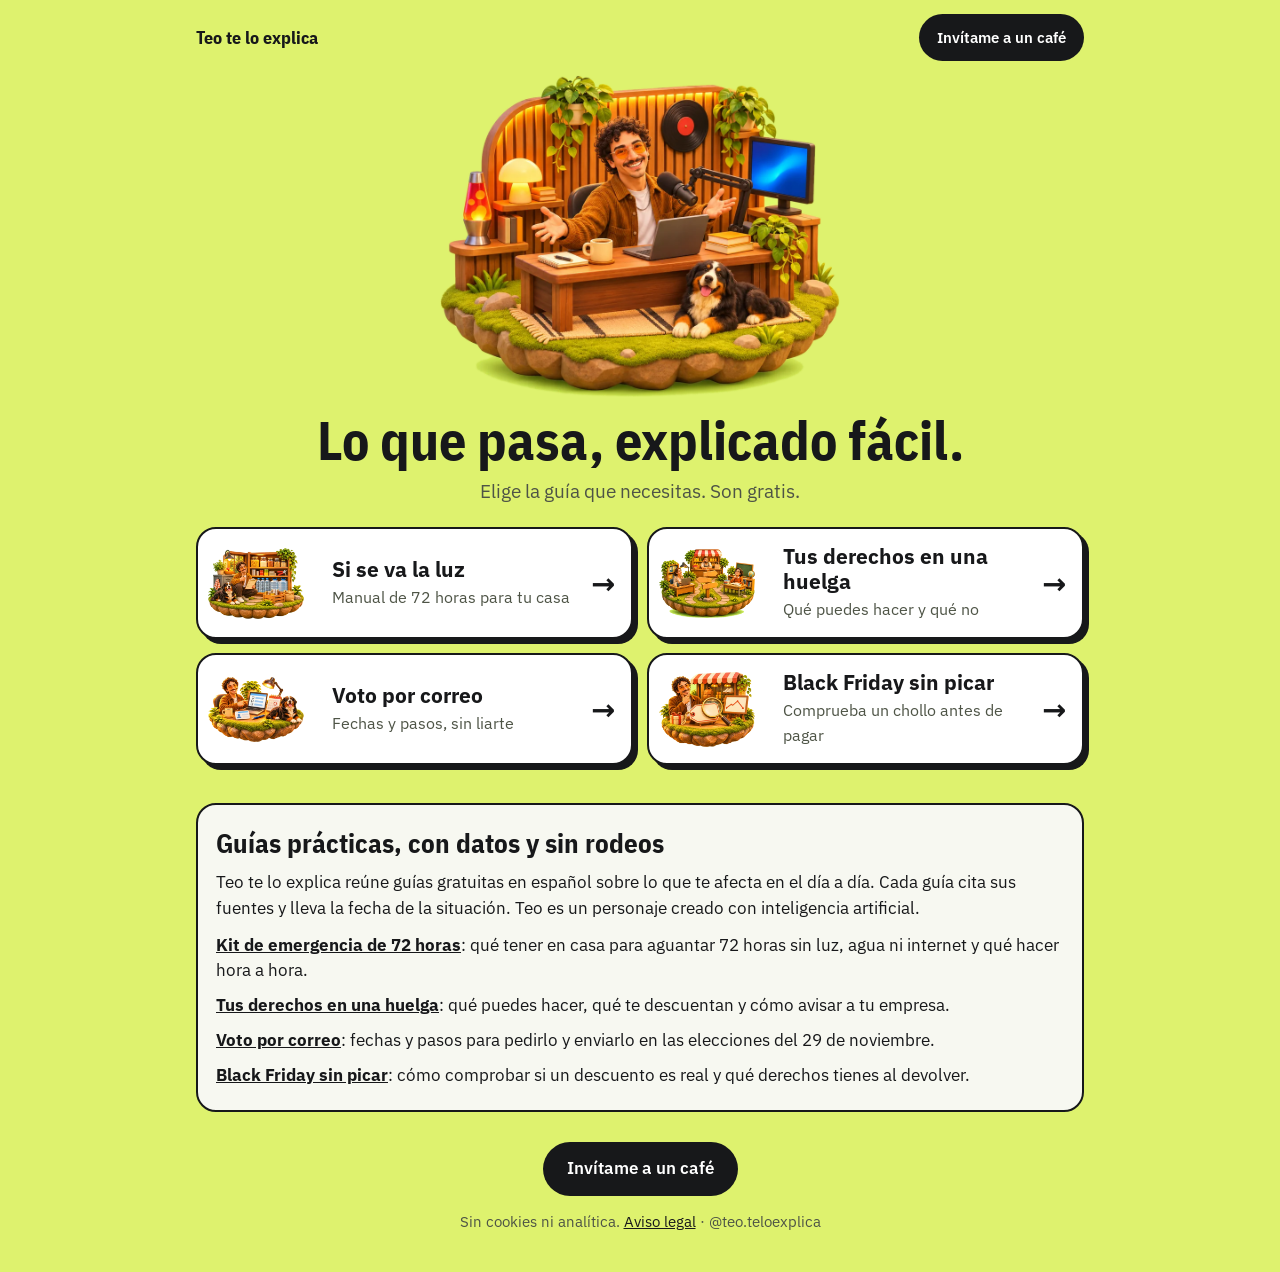
<file: index.html>
<!doctype html>
<html lang="es">
<head>
  <meta charset="utf-8">
  <meta name="viewport" content="width=device-width, initial-scale=1, viewport-fit=cover">
  <title>Teo te lo explica · Noticias y guías explicadas fácil</title>
  <meta name="description" content="Guías prácticas con datos y sin rodeos: apagón, huelga, voto por correo y Black Friday. Gratis.">
  <link rel="canonical" href="https://teoteloexplica.com/">
  <link rel="icon" href="favicon.png">
  <link rel="apple-touch-icon" href="apple-touch-icon.png">
  <meta property="og:type" content="website">
  <meta property="og:title" content="Teo te lo explica · Noticias y guías explicadas fácil">
  <meta property="og:description" content="Guías prácticas con datos y sin rodeos: apagón, huelga, voto por correo y Black Friday. Gratis.">
  <meta property="og:url" content="https://teoteloexplica.com/">
  <meta property="og:image" content="https://teoteloexplica.com/og.jpg">
  <meta name="twitter:card" content="summary_large_image">
  <link rel="stylesheet" href="fonts/fonts.css">
  <style>
    :root { --lima:#DEF26E; --tinta:#17181A; --suave:#4E5446; --crema:#F7F8F1; }
    * { box-sizing: border-box; }
    html, body { margin: 0; }
    body { background: var(--lima); color: var(--tinta); font-family: 'IBM Plex Sans', system-ui, sans-serif; font-size: 18px; line-height: 1.5; }
    .barra { display: flex; align-items: center; justify-content: space-between; gap: 12px; max-width: 920px; margin: 0 auto;
             padding: 14px max(16px, env(safe-area-inset-right, 0px)) 6px max(16px, env(safe-area-inset-left, 0px)); }
    .marca { font-family: 'IBM Plex Sans Condensed', sans-serif; font-weight: 700; font-size: 1.15rem; }
    .cafe { background: var(--tinta); color: #fff; text-decoration: none; font-weight: 600; font-size: .95rem; padding: 12px 18px; border-radius: 999px; white-space: nowrap; }
    main { max-width: 920px; margin: 0 auto; padding: 0 max(16px, env(safe-area-inset-right, 0px)) 40px max(16px, env(safe-area-inset-left, 0px)); }
    .teo { display: block; width: min(78vw, 400px); height: auto; margin: 8px auto 0; }
    h1 { font-family: 'IBM Plex Sans Condensed', sans-serif; font-size: clamp(2.2rem, 8vw, 3.4rem); line-height: 1.05; margin: 14px 0 8px; text-align: center; text-wrap: balance; }
    .sub { text-align: center; font-size: 1.2rem; color: var(--suave); margin: 0 0 22px; }
    .lista { display: grid; gap: 14px; grid-template-columns: 1fr; }
    .guia { display: grid; grid-template-columns: 96px 1fr 28px; align-items: center; gap: 14px; min-height: 112px;
            background: #fff; color: var(--tinta); text-decoration: none; border: 2.5px solid var(--tinta); border-radius: 20px;
            padding: 10px 16px 10px 10px; box-shadow: 5px 5px 0 var(--tinta); }
    .guia:active { transform: translate(2px, 2px); box-shadow: 3px 3px 0 var(--tinta); }
    .guia:focus-visible { outline: 4px solid #0a58ca; outline-offset: 3px; }
    .guia img { width: 96px; height: 80px; object-fit: contain; }
    .tx b { display: block; font-size: 1.3rem; line-height: 1.2; }
    .tx span { display: block; font-size: 1.02rem; color: var(--suave); margin-top: 2px; }
    .flecha { font-size: 1.8rem; font-weight: 700; }
    @media (min-width: 720px) {
      .lista { grid-template-columns: 1fr 1fr; }
      .guia { grid-template-columns: 110px 1fr 24px; }
    }
    .sobre { margin: 38px 0 0; padding: 22px 18px; background: var(--crema); border: 2.5px solid var(--tinta); border-radius: 20px; }
    .sobre h2 { font-family: 'IBM Plex Sans Condensed', sans-serif; font-size: 1.7rem; line-height: 1.15; margin: 0 0 10px; }
    .sobre p { margin: 0 0 12px; font-size: 1.08rem; }
    .sobre ul { margin: 0; padding: 0; list-style: none; display: grid; gap: 10px; }
    .sobre li { font-size: 1.05rem; }
    .sobre a { color: var(--tinta); font-weight: 700; }
    footer { text-align: center; margin: 30px 0 0; font-size: .95rem; color: var(--suave); }
    footer a { color: var(--tinta); }
    .pie-cafe { display: inline-block; margin: 0 0 14px; background: var(--tinta); color: #fff; text-decoration: none; font-weight: 600; padding: 14px 24px; border-radius: 999px; font-size: 1.05rem; }
  </style>
<!--seo:inicio--><meta name="robots" content="index,follow,max-image-preview:large,max-snippet:-1,max-video-preview:-1"><script type="application/ld+json">{"@context":"https://schema.org","@graph":[{"@type":"Organization","@id":"https://teoteloexplica.com/#org","name":"Teo te lo explica","url":"https://teoteloexplica.com/","logo":{"@type":"ImageObject","url":"https://teoteloexplica.com/apple-touch-icon.png"},"sameAs":["https://www.instagram.com/teo.teloexplica/"]},{"@type":"WebSite","@id":"https://teoteloexplica.com/#web","url":"https://teoteloexplica.com/","name":"Teo te lo explica","inLanguage":"es-ES","publisher":{"@id":"https://teoteloexplica.com/#org"},"description":"Guías prácticas con datos y sin rodeos: apagón, huelga, voto por correo y Black Friday. Gratis."},{"@type":"ItemList","name":"Guías de Teo te lo explica","itemListElement":[{"@type":"ListItem","position":1,"name":"Kit de emergencia de 72 horas","url":"https://teoteloexplica.com/apagon.html"},{"@type":"ListItem","position":2,"name":"Tus derechos en una huelga","url":"https://teoteloexplica.com/huelga.html"},{"@type":"ListItem","position":3,"name":"Voto por correo","url":"https://teoteloexplica.com/voto.html"},{"@type":"ListItem","position":4,"name":"Black Friday sin picar","url":"https://teoteloexplica.com/black-friday.html"}]}]}</script><!--seo:fin-->
</head>
<body>
  <div class="barra">
    <span class="marca">Teo te lo explica</span>
    <a class="cafe" href="https://www.buymeacoffee.com/Teoteloexplica">Invítame a un café</a>
  </div>
  <main>
    <img class="teo" src="inicio/teo.webp" alt="Teo, con su perro, sentado en su estudio" width="900">
    <h1>Lo que pasa, explicado fácil.</h1>
    <p class="sub">Elige la guía que necesitas. Son gratis.</p>
    <nav class="lista" aria-label="Guías">
      <a class="guia" href="apagon.html">
        <img src="inicio/apagon.webp" alt="" width="360" loading="lazy">
        <span class="tx"><b>Si se va la luz</b><span>Manual de 72 horas para tu casa</span></span>
        <span class="flecha" aria-hidden="true">→</span>
      </a>
      <a class="guia" href="huelga.html">
        <img src="inicio/huelga.webp" alt="" width="360" loading="lazy">
        <span class="tx"><b>Tus derechos en una huelga</b><span>Qué puedes hacer y qué no</span></span>
        <span class="flecha" aria-hidden="true">→</span>
      </a>
      <a class="guia" href="voto.html">
        <img src="inicio/voto.webp" alt="" width="360" loading="lazy">
        <span class="tx"><b>Voto por correo</b><span>Fechas y pasos, sin liarte</span></span>
        <span class="flecha" aria-hidden="true">→</span>
      </a>
      <a class="guia" href="black-friday.html">
        <img src="inicio/bf.webp" alt="" width="360" loading="lazy">
        <span class="tx"><b>Black Friday sin picar</b><span>Comprueba un chollo antes de pagar</span></span>
        <span class="flecha" aria-hidden="true">→</span>
      </a>
    </nav>
    <section class="sobre" aria-labelledby="sobre-t">
      <h2 id="sobre-t">Guías prácticas, con datos y sin rodeos</h2>
      <p>Teo te lo explica reúne guías gratuitas en español sobre lo que te afecta en el día a día. Cada guía cita sus fuentes y lleva la fecha de la situación. Teo es un personaje creado con inteligencia artificial.</p>
      <ul>
        <li><a href="apagon.html">Kit de emergencia de 72 horas</a>: qué tener en casa para aguantar 72 horas sin luz, agua ni internet y qué hacer hora a hora.</li>
        <li><a href="huelga.html">Tus derechos en una huelga</a>: qué puedes hacer, qué te descuentan y cómo avisar a tu empresa.</li>
        <li><a href="voto.html">Voto por correo</a>: fechas y pasos para pedirlo y enviarlo en las elecciones del 29 de noviembre.</li>
        <li><a href="black-friday.html">Black Friday sin picar</a>: cómo comprobar si un descuento es real y qué derechos tienes al devolver.</li>
      </ul>
    </section>
    <footer>
      <a class="pie-cafe" href="https://www.buymeacoffee.com/Teoteloexplica">Invítame a un café</a><br>
      Sin cookies ni analítica. <a href="aviso-legal.html">Aviso legal</a> · @teo.teloexplica
    </footer>
  </main>
</body>
</html>
</file>
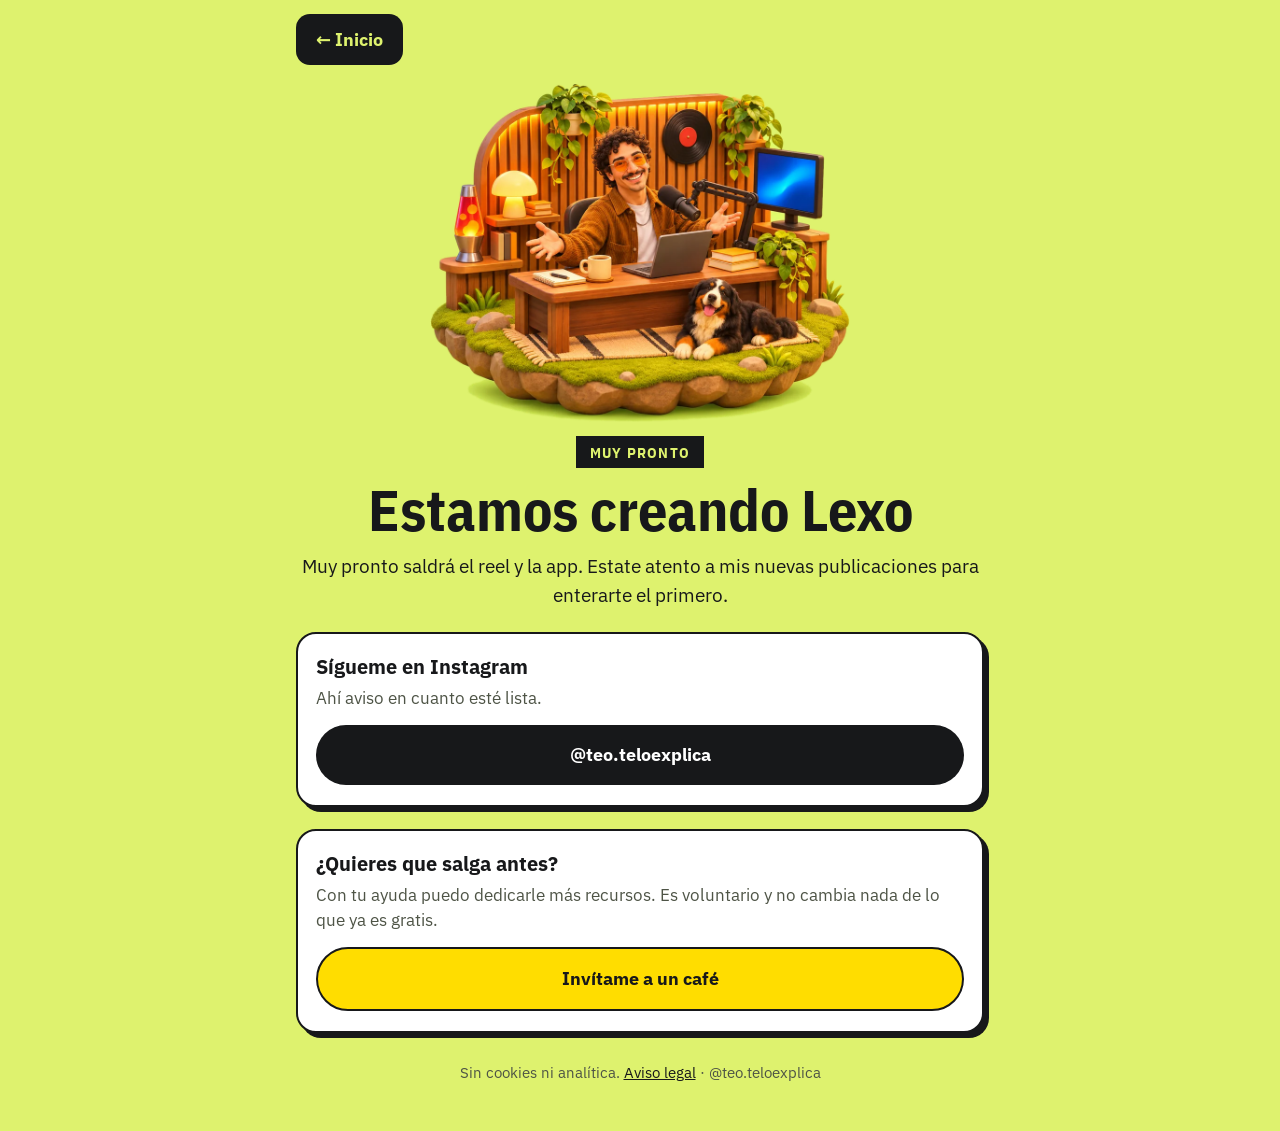
<file: lexo/index.html>
<!doctype html>
<html lang="es">
<head>
  <meta charset="utf-8">
  <meta name="viewport" content="width=device-width, initial-scale=1, viewport-fit=cover">
  <title>Lexo · Muy pronto | Teo te lo explica</title>
  <meta name="description" content="Estamos creando Lexo, el asistente legal de Teo. Muy pronto saldrá el reel y la app.">
  <link rel="canonical" href="https://teoteloexplica.com/lexo/">
  <link rel="icon" href="../favicon.png">
  <meta property="og:type" content="website">
  <meta property="og:title" content="Lexo · Muy pronto">
  <meta property="og:description" content="Estamos creando Lexo, el asistente legal de Teo. Muy pronto saldrá el reel y la app.">
  <meta property="og:url" content="https://teoteloexplica.com/lexo/">
  <meta property="og:image" content="https://teoteloexplica.com/og.jpg">
  <link rel="stylesheet" href="../fonts/fonts.css">
  <style>
    :root { --lima:#DEF26E; --tinta:#17181A; --suave:#4E5446; }
    * { box-sizing: border-box; }
    html, body { margin: 0; }
    body { background: var(--lima); color: var(--tinta); font-family: 'IBM Plex Sans', system-ui, sans-serif; font-size: 18px; line-height: 1.5; }
    .barra { max-width: 720px; margin: 0 auto; padding: 14px max(16px, env(safe-area-inset-right, 0px)) 6px max(16px, env(safe-area-inset-left, 0px)); }
    .inicio { display: inline-block; background: var(--tinta); color: #DEF26E; text-decoration: none; font-weight: 700; padding: 12px 20px; border-radius: 14px; }
    main { max-width: 720px; margin: 0 auto; padding: 0 max(16px, env(safe-area-inset-right, 0px)) 48px max(16px, env(safe-area-inset-left, 0px)); text-align: center; }
    .teo { display: block; width: min(80vw, 420px); height: auto; margin: 12px auto 0; }
    .etiqueta { display: inline-block; background: var(--tinta); color: var(--lima); font: 700 .95rem 'IBM Plex Sans Condensed', sans-serif; letter-spacing: .08em; text-transform: uppercase; padding: 6px 14px; margin-top: 14px; }
    h1 { font-family: 'IBM Plex Sans Condensed', sans-serif; font-size: clamp(2.3rem, 9vw, 3.6rem); line-height: 1.05; margin: 12px 0 12px; text-wrap: balance; }
    p { font-size: 1.2rem; margin: 0 0 14px; }
    .tarjeta { background: #fff; border: 2.5px solid var(--tinta); border-radius: 20px; box-shadow: 5px 5px 0 var(--tinta); padding: 18px 18px 20px; margin: 22px 0 0; text-align: left; }
    .tarjeta b { display: block; font-size: 1.25rem; margin-bottom: 4px; }
    .tarjeta span { display: block; color: var(--suave); font-size: 1.05rem; }
    .boton { display: block; margin: 14px 0 0; text-align: center; text-decoration: none; font-weight: 700; font-size: 1.15rem; padding: 16px; border-radius: 999px; }
    .ig { background: var(--tinta); color: #fff; }
    .cafe { background: #FFDD00; color: var(--tinta); border: 2.5px solid var(--tinta); }
    .boton:focus-visible, .inicio:focus-visible { outline: 4px solid #0a58ca; outline-offset: 3px; }
    footer { margin-top: 28px; font-size: .95rem; color: var(--suave); }
    footer a { color: var(--tinta); }
  </style>
</head>
<body>
  <div class="barra"><a class="inicio" href="../">← Inicio</a></div>
  <main>
    <img class="teo" src="../inicio/teo.webp" alt="Teo, con su perro, en su estudio" width="900">
    <span class="etiqueta">Muy pronto</span>
    <h1>Estamos creando Lexo</h1>
    <p>Muy pronto saldrá el reel y la app. Estate atento a mis nuevas publicaciones para enterarte el primero.</p>

    <div class="tarjeta">
      <b>Sígueme en Instagram</b>
      <span>Ahí aviso en cuanto esté lista.</span>
      <a class="boton ig" href="https://www.instagram.com/teo.teloexplica/">@teo.teloexplica</a>
    </div>

    <div class="tarjeta">
      <b>¿Quieres que salga antes?</b>
      <span>Con tu ayuda puedo dedicarle más recursos. Es voluntario y no cambia nada de lo que ya es gratis.</span>
      <a class="boton cafe" href="https://www.buymeacoffee.com/Teoteloexplica">Invítame a un café</a>
    </div>

    <footer>Sin cookies ni analítica. <a href="../aviso-legal.html">Aviso legal</a> · @teo.teloexplica</footer>
  </main>
</body>
</html>
</file>
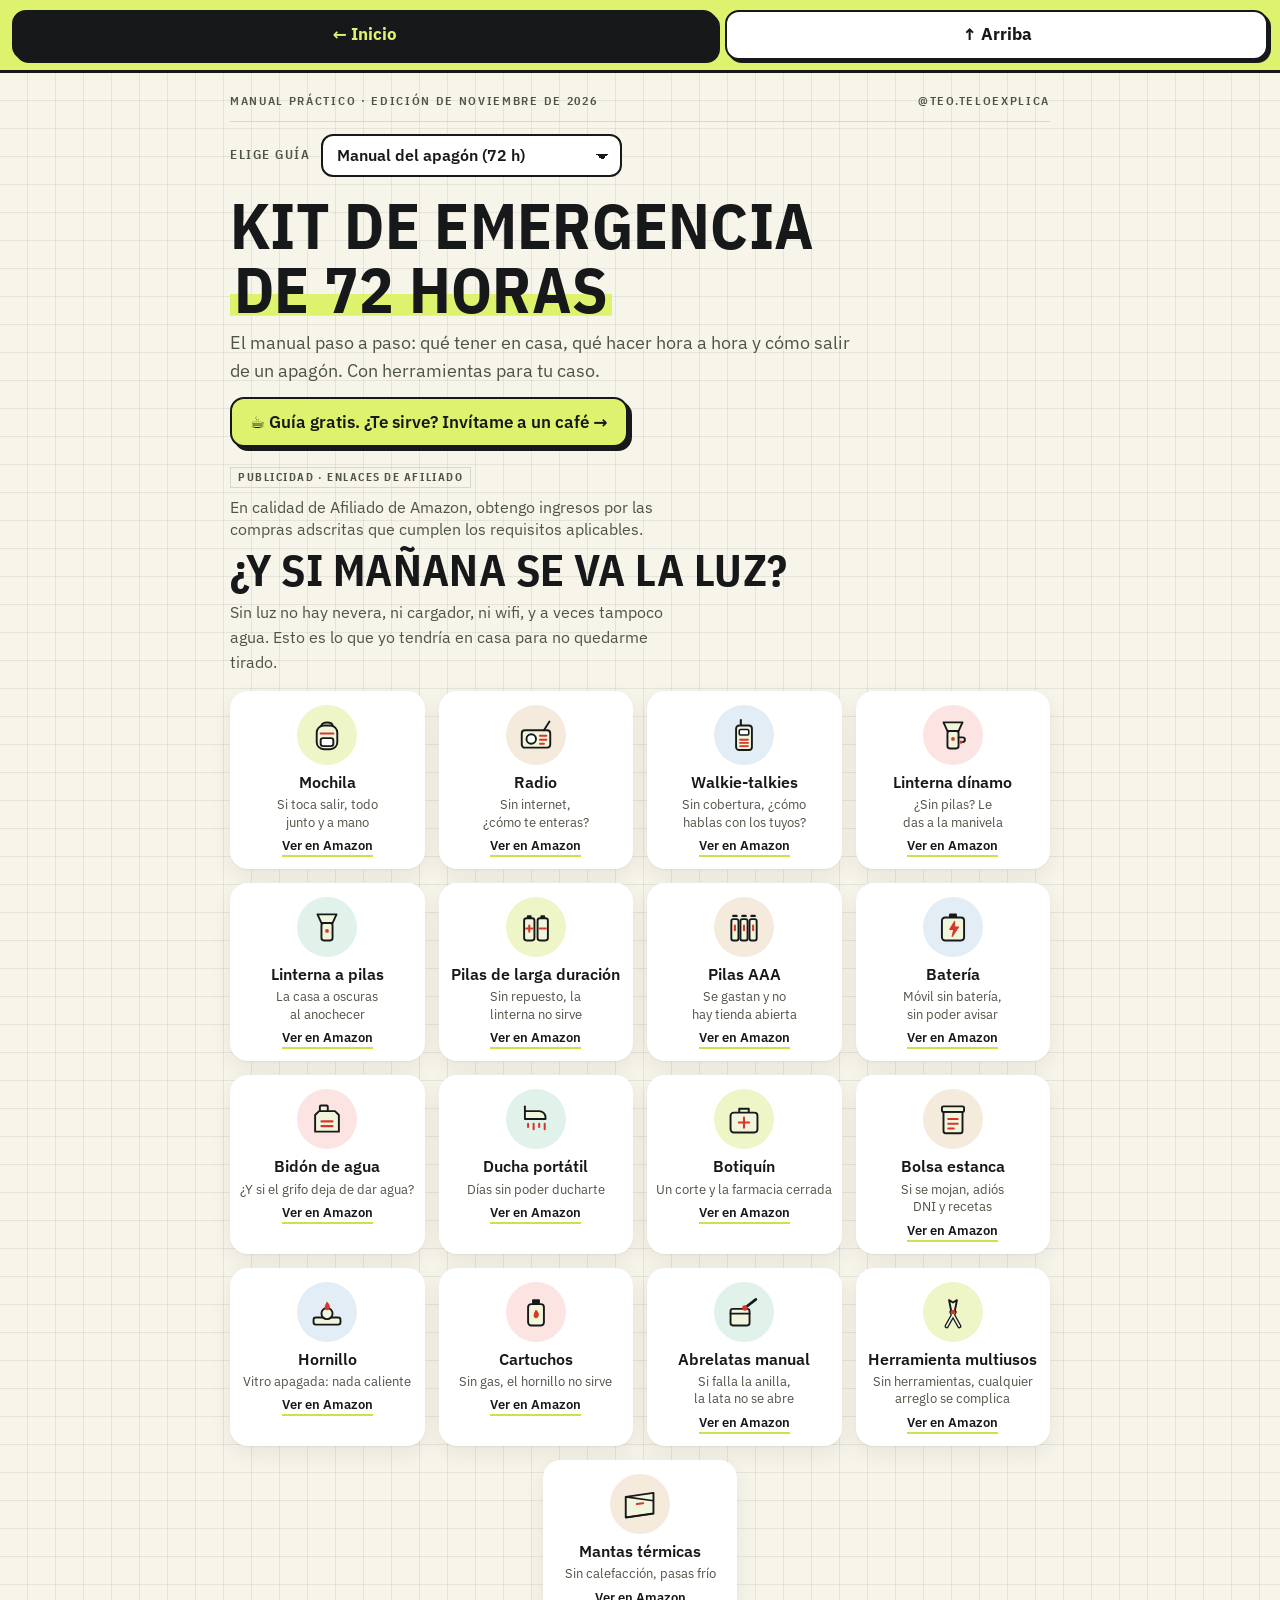
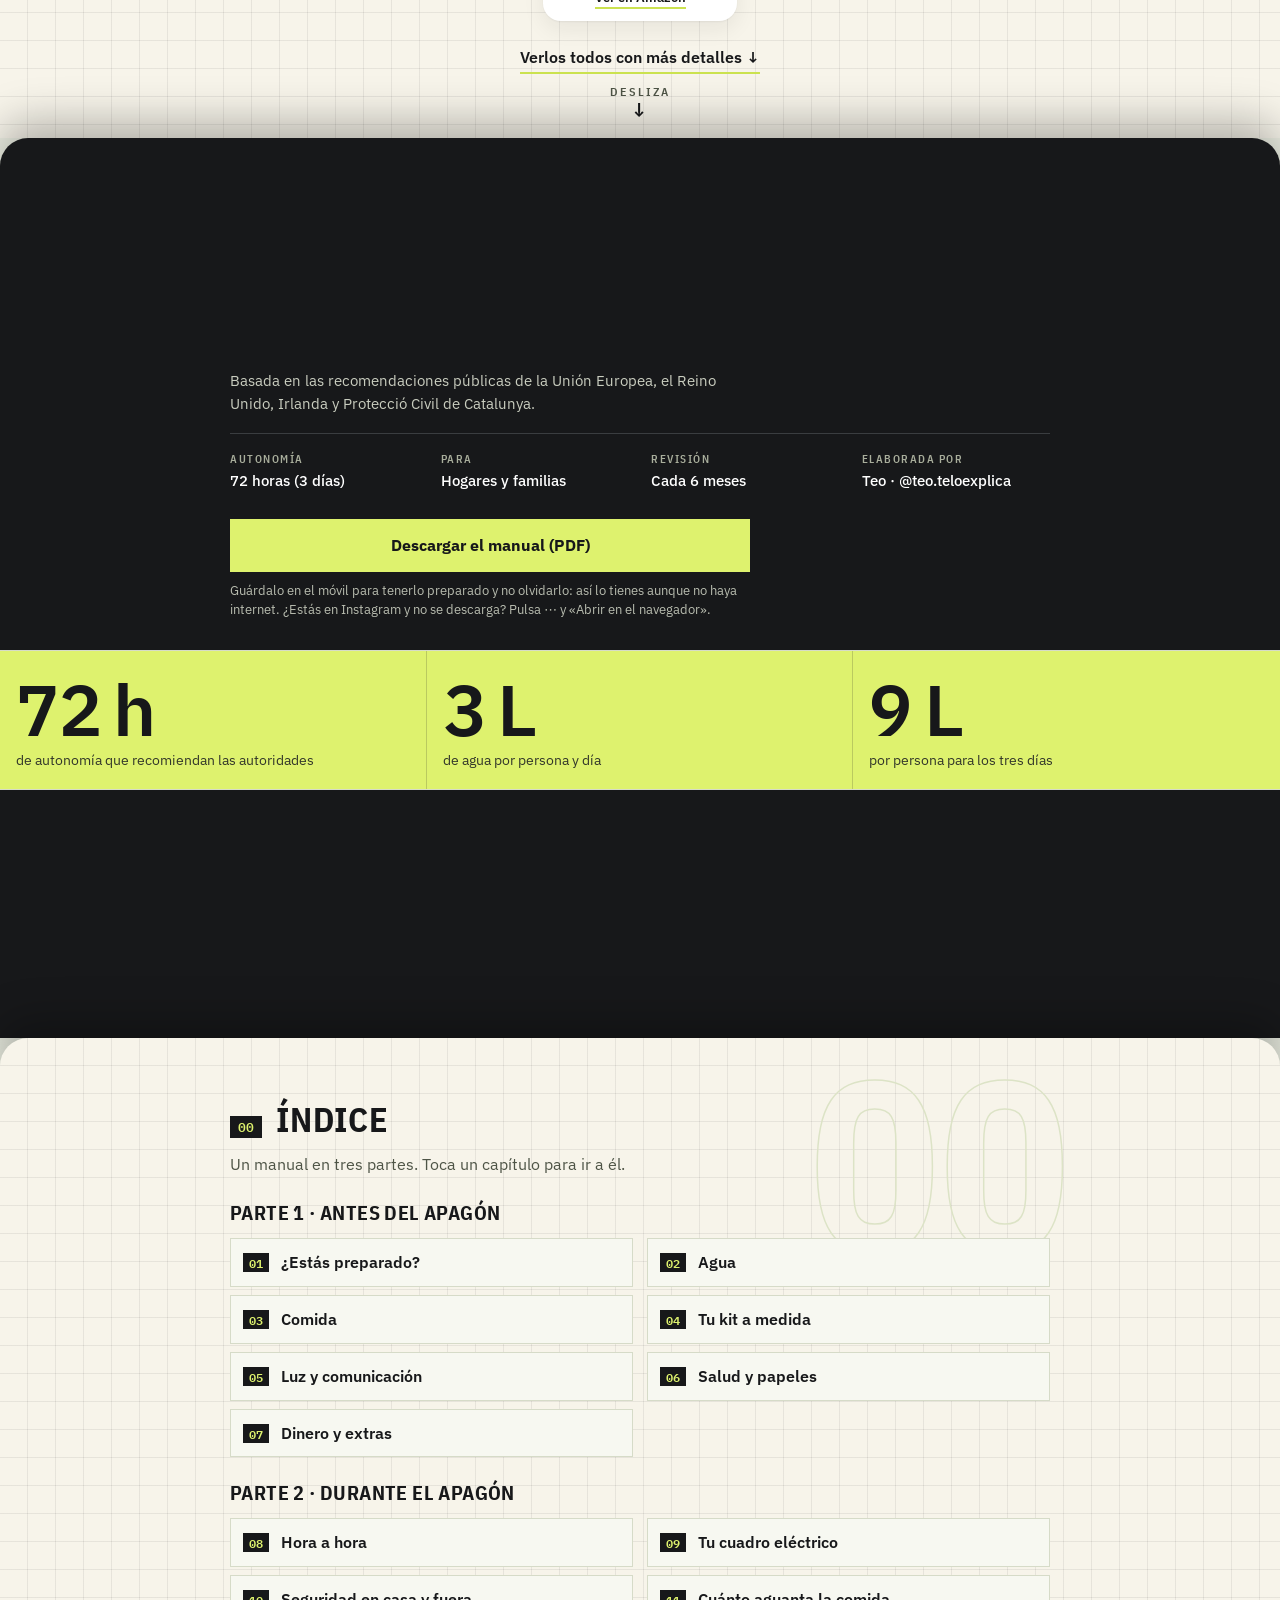
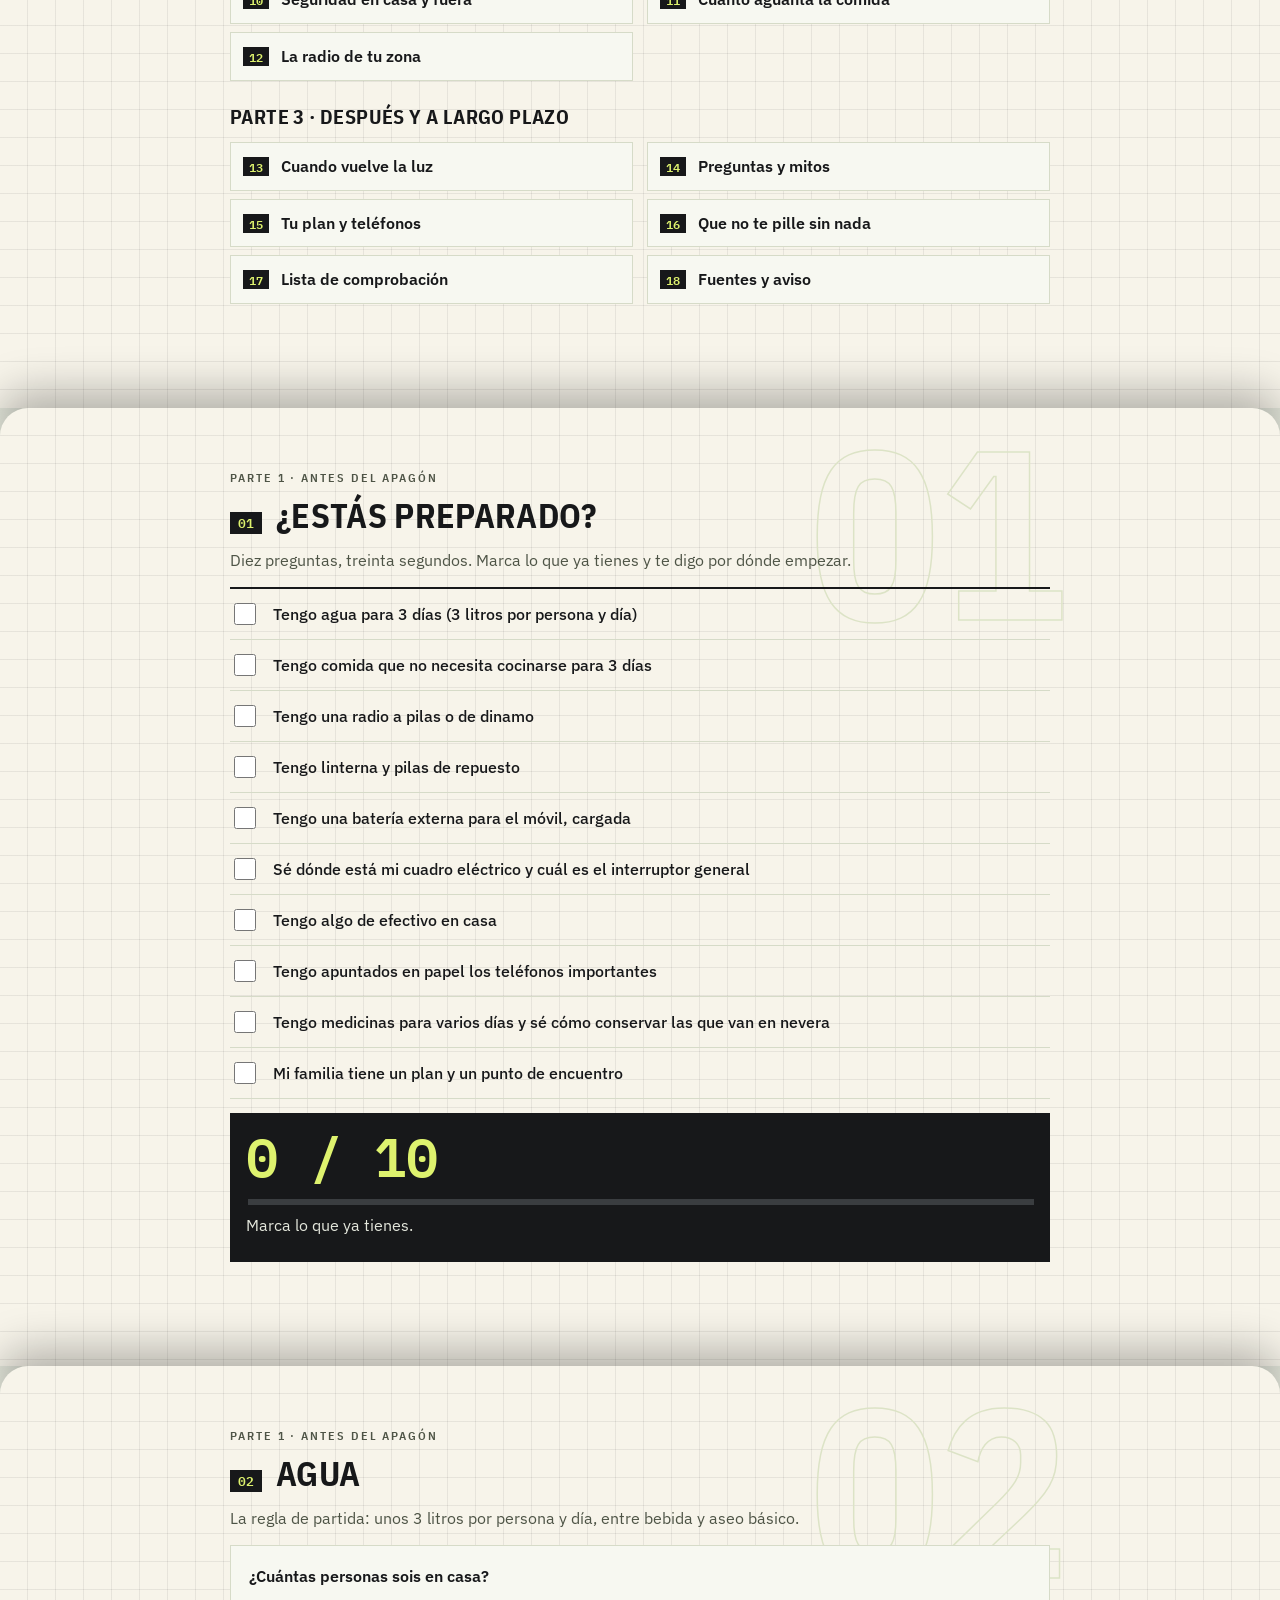
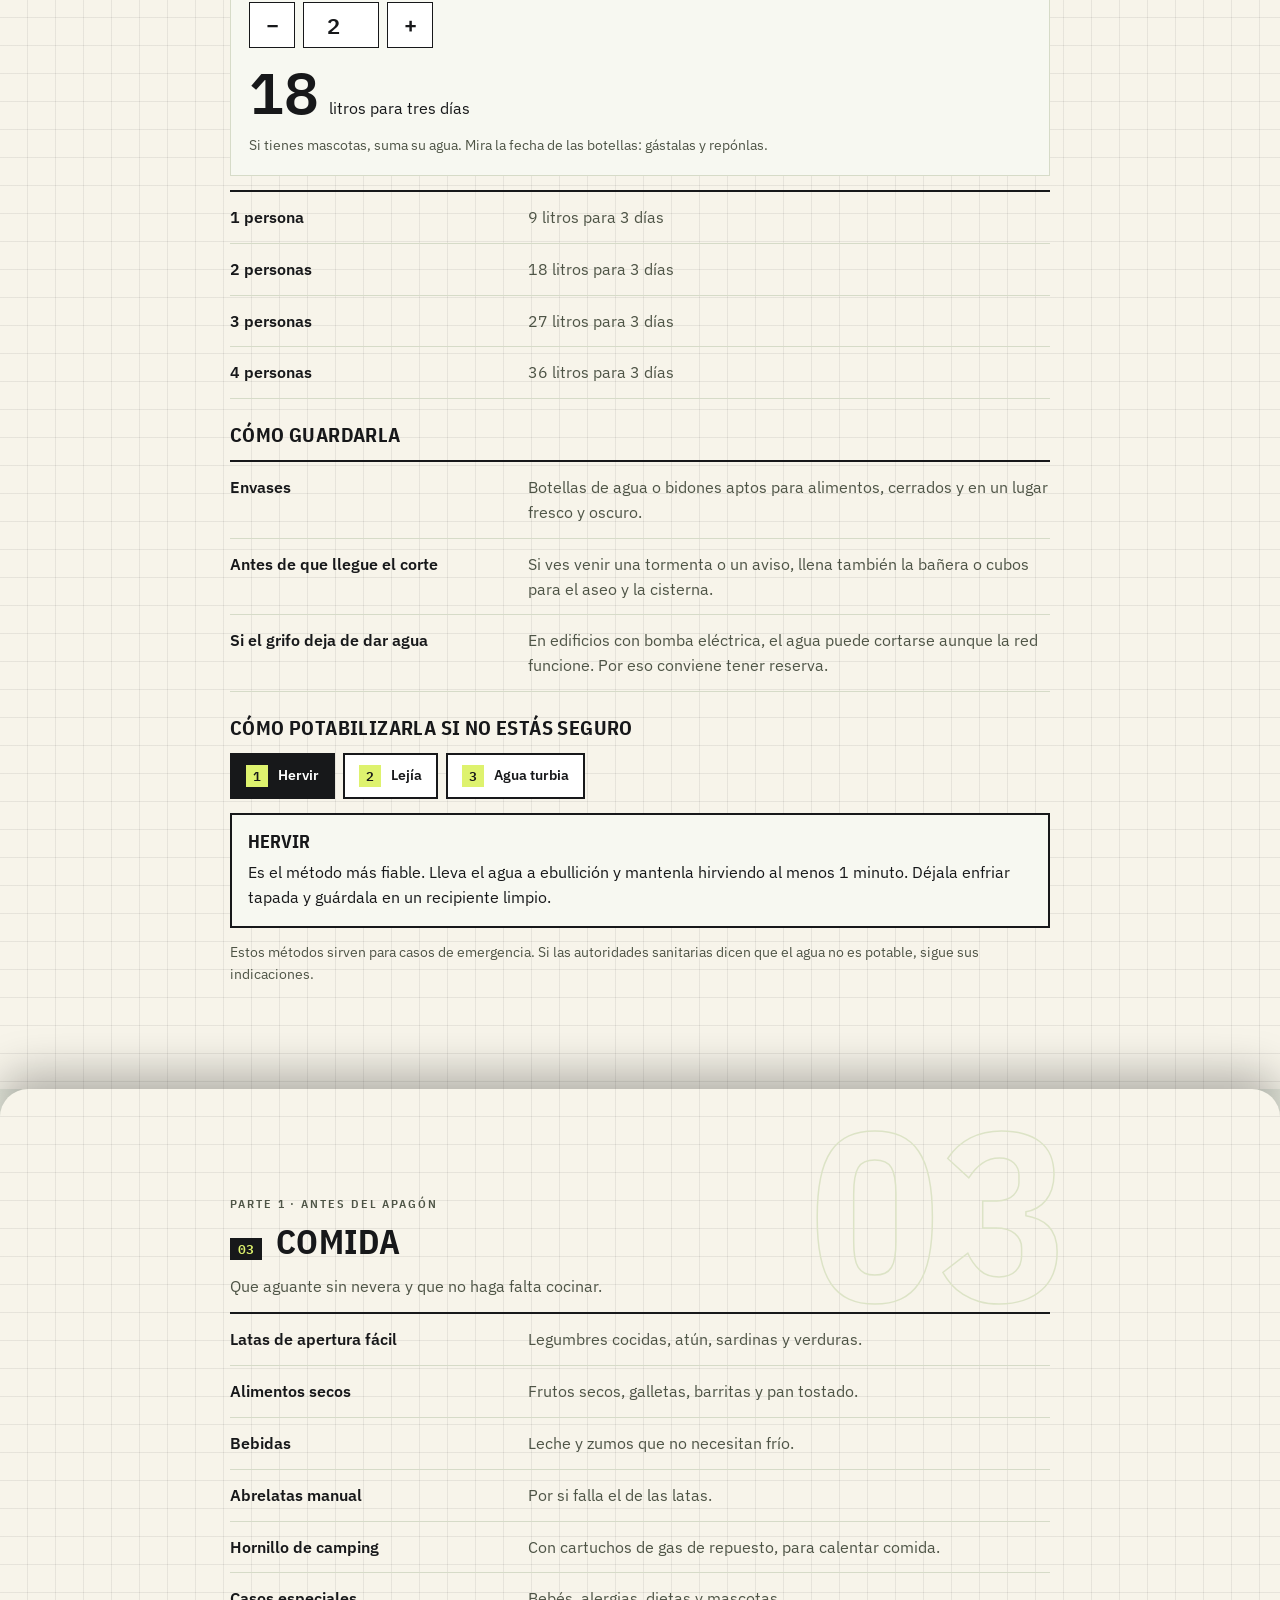
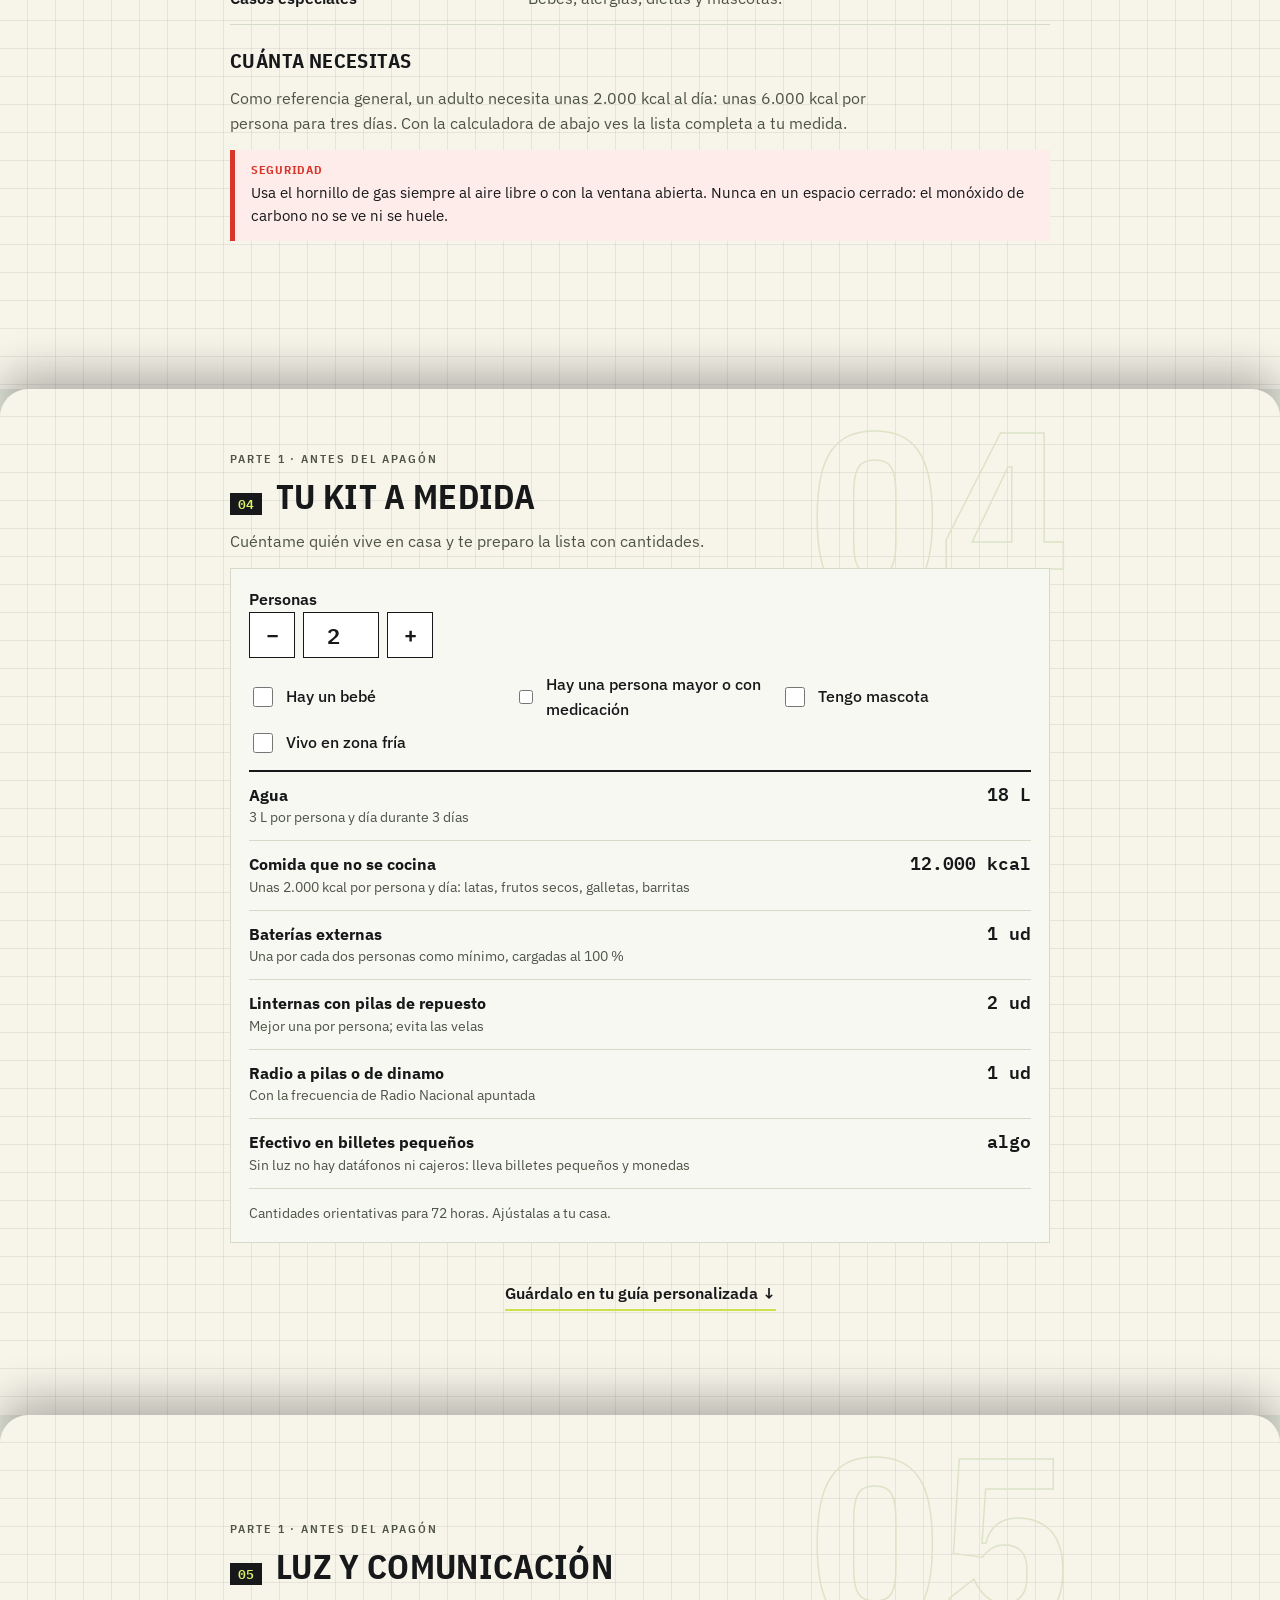
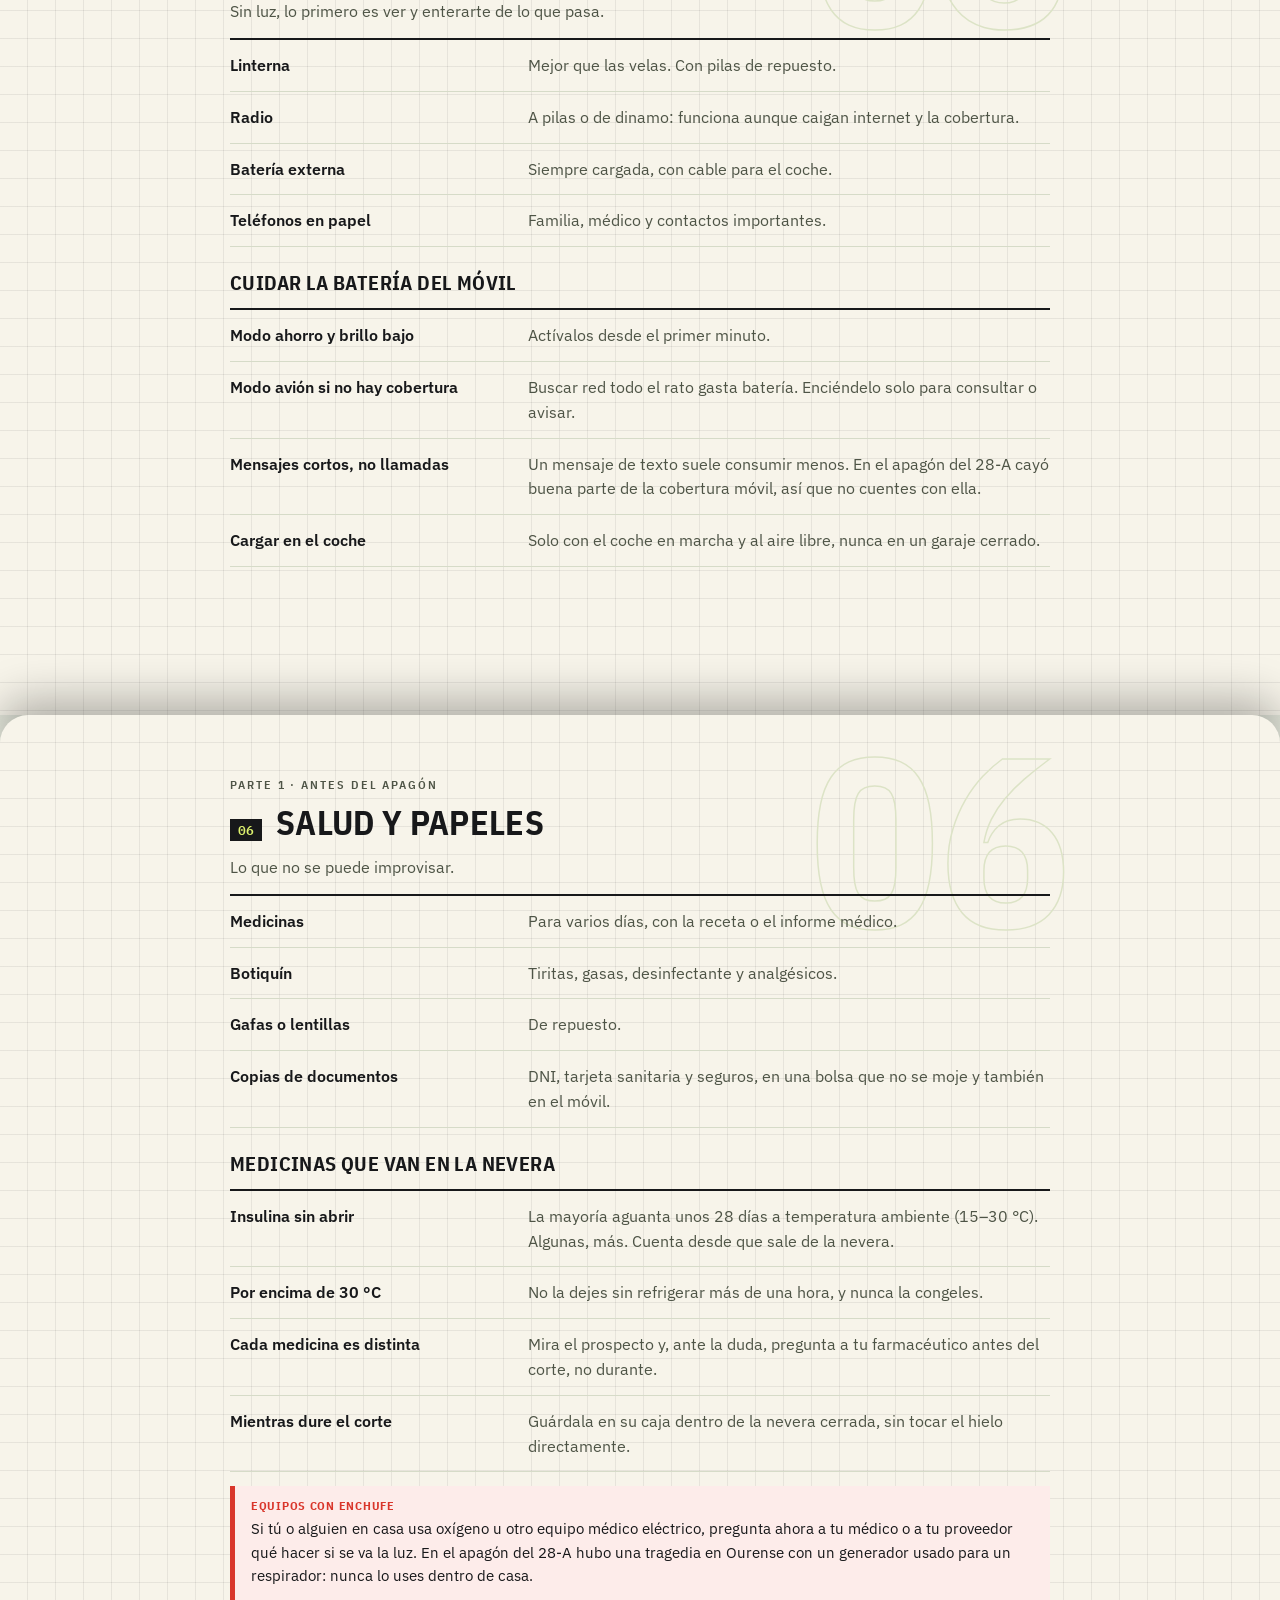
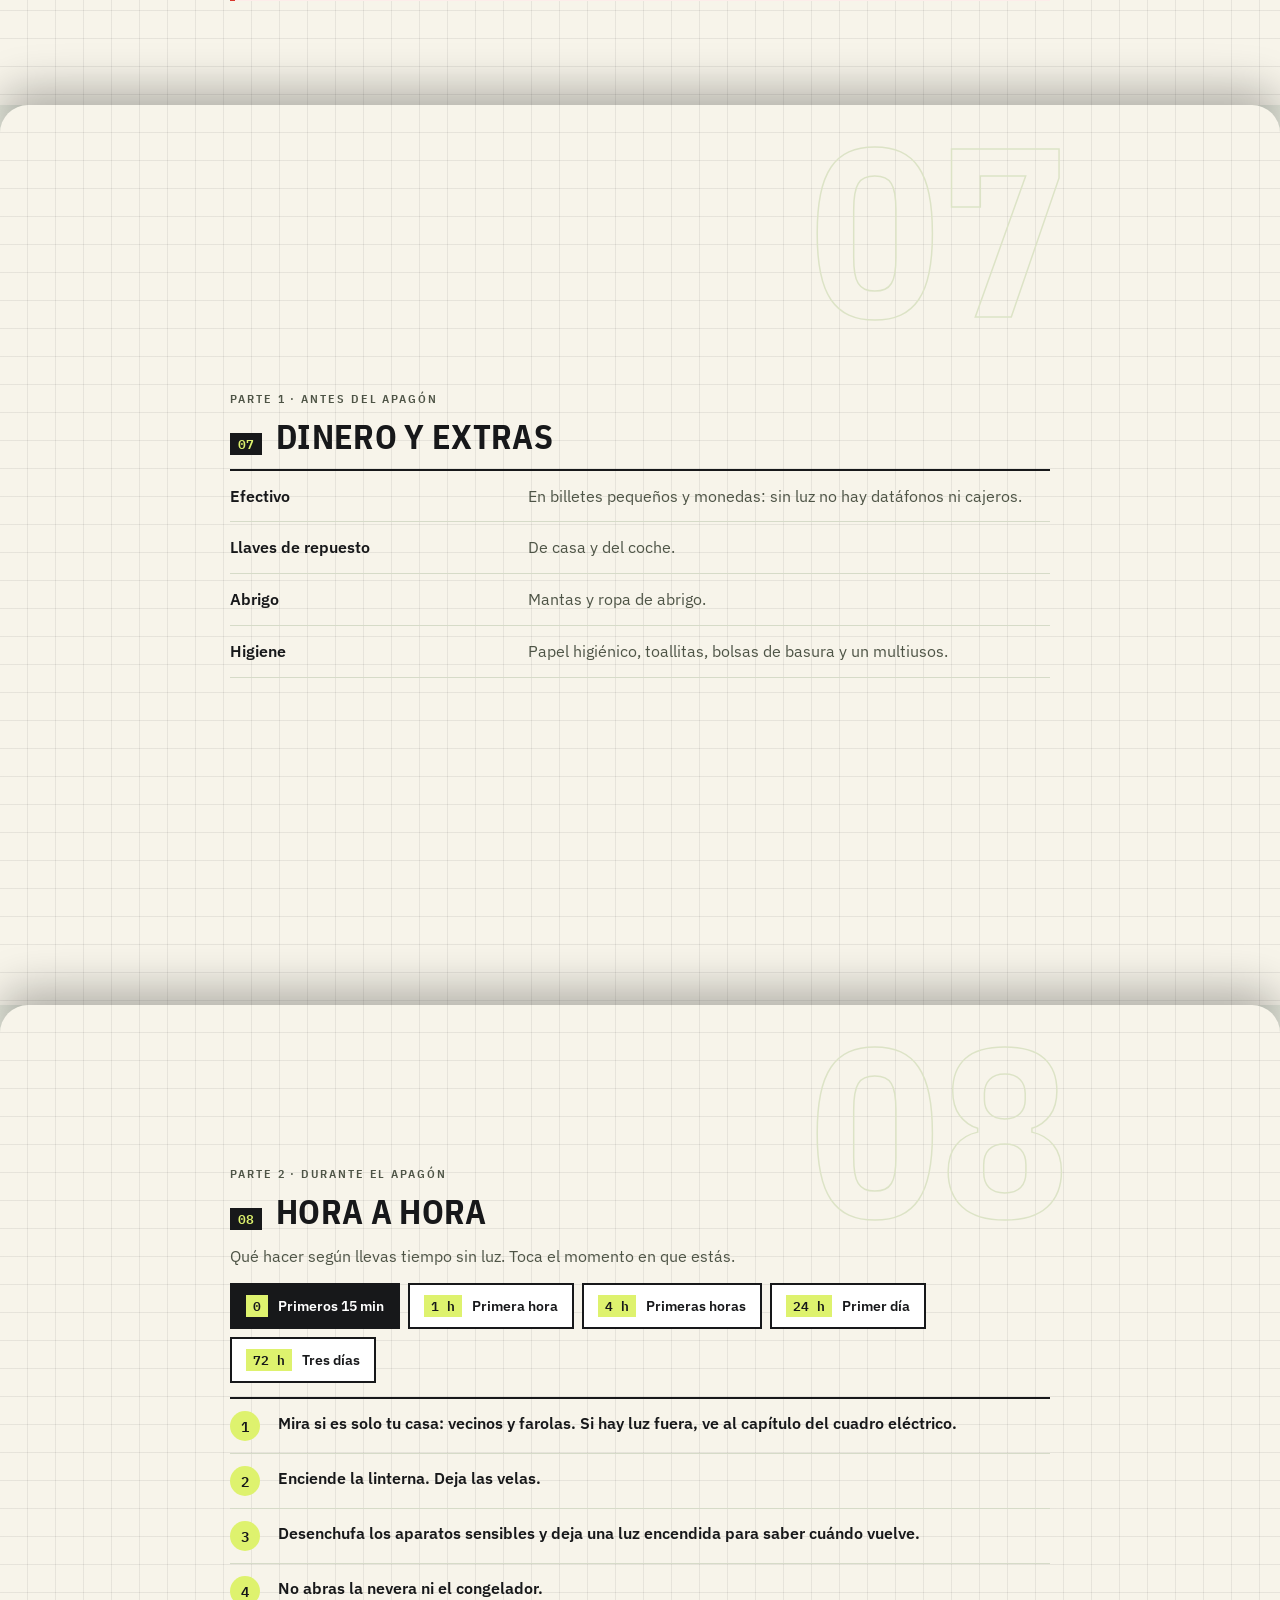
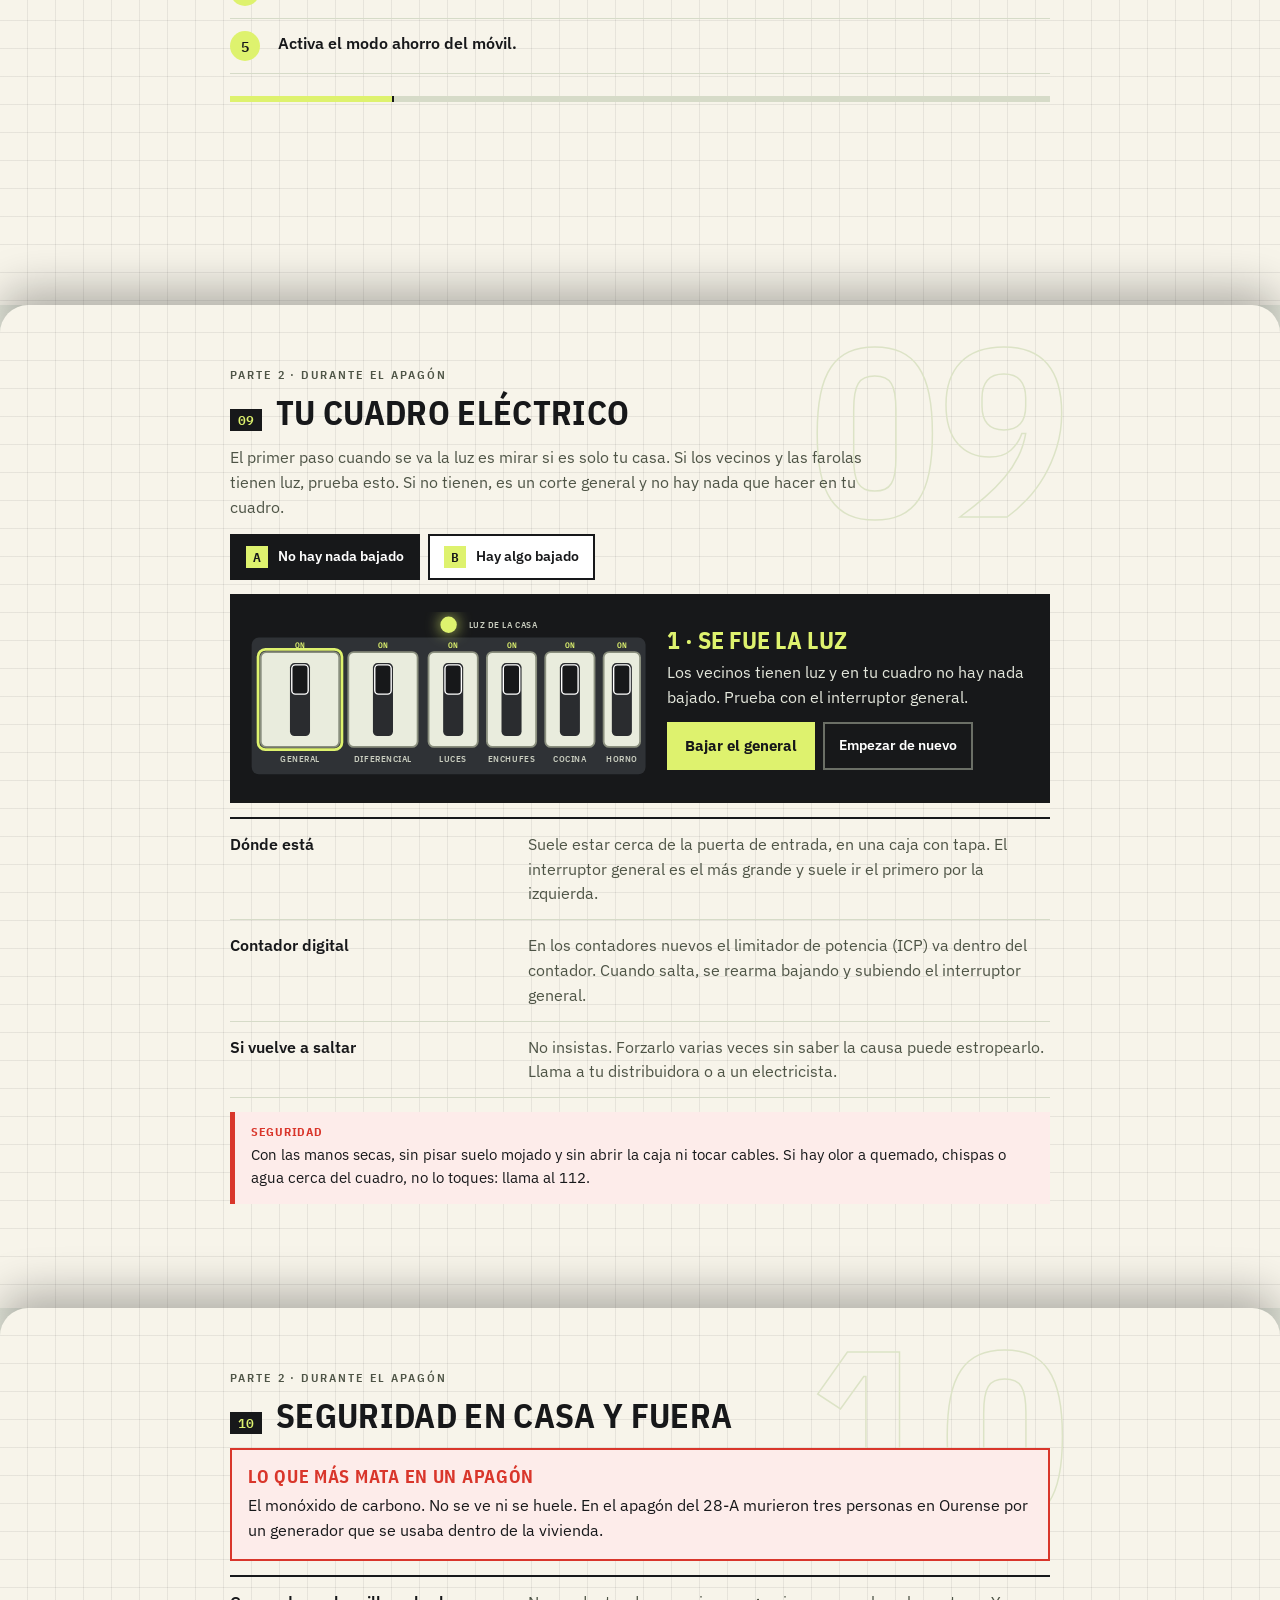
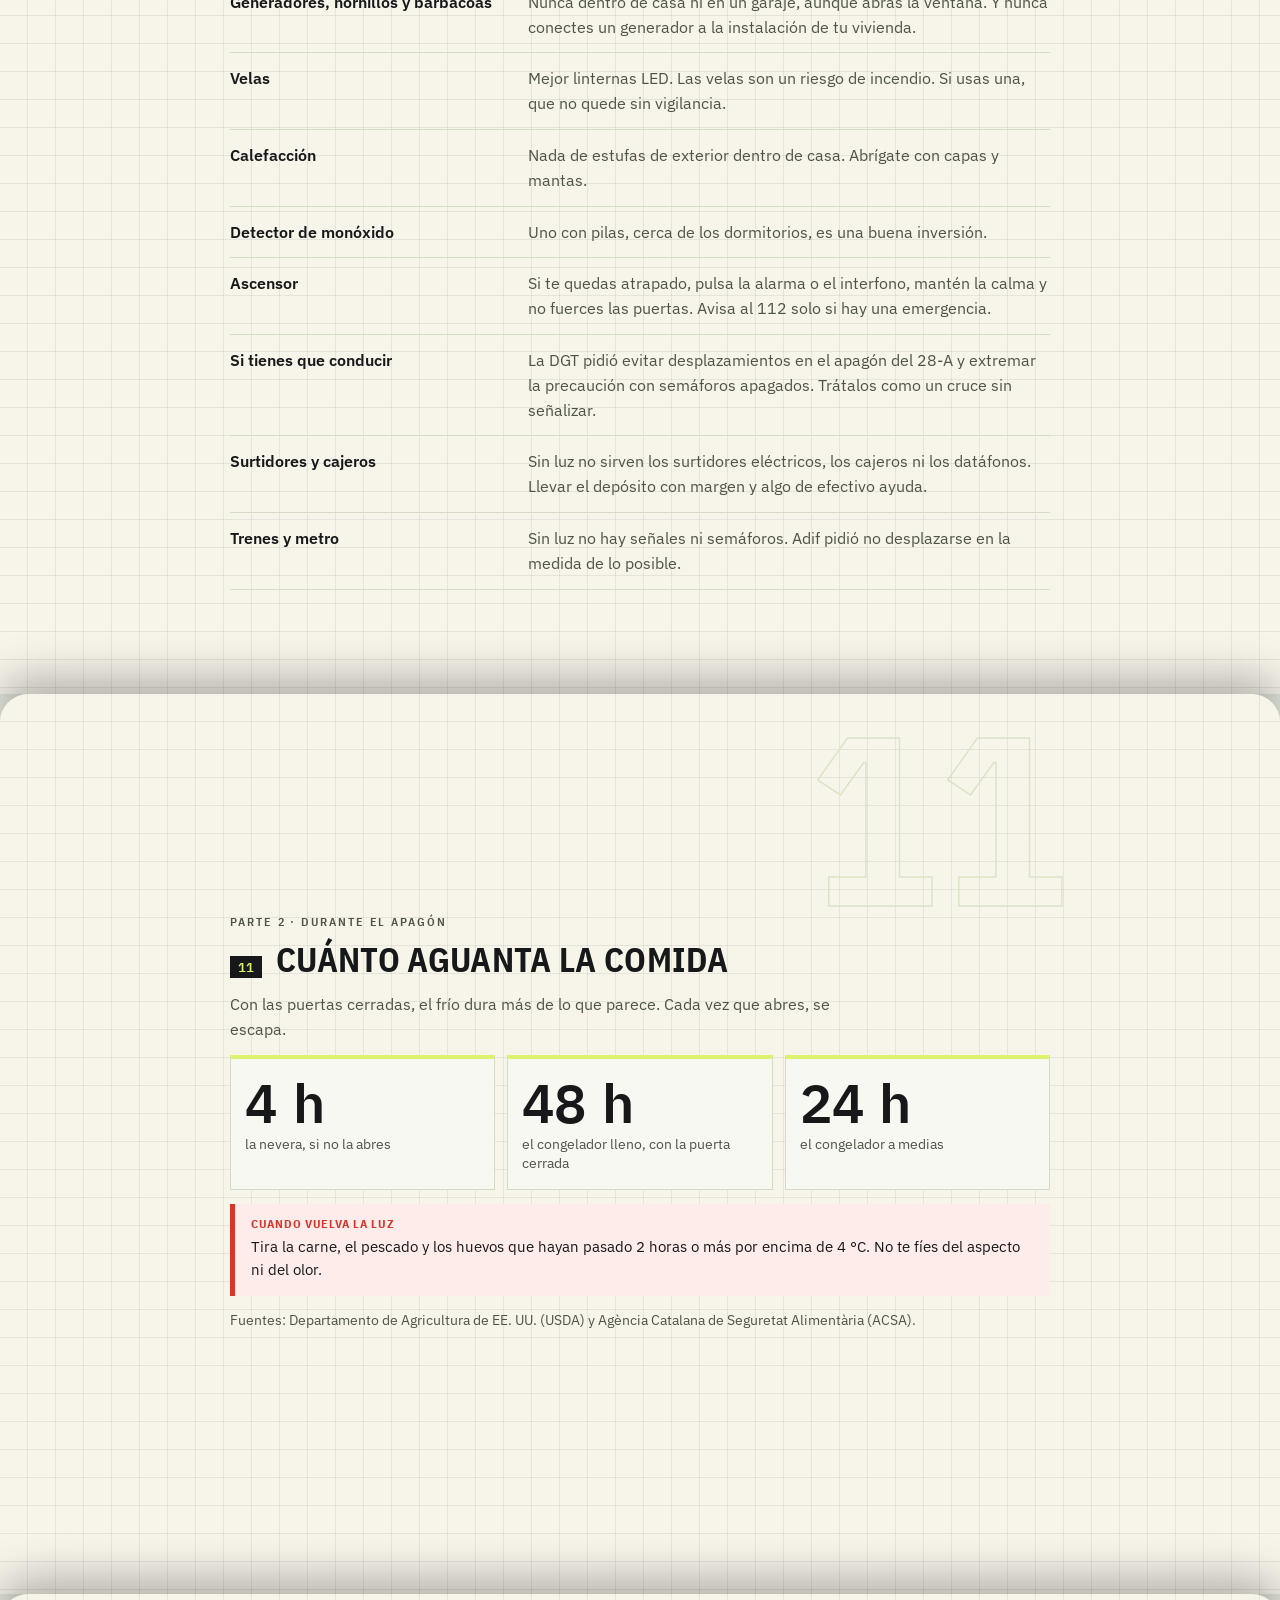
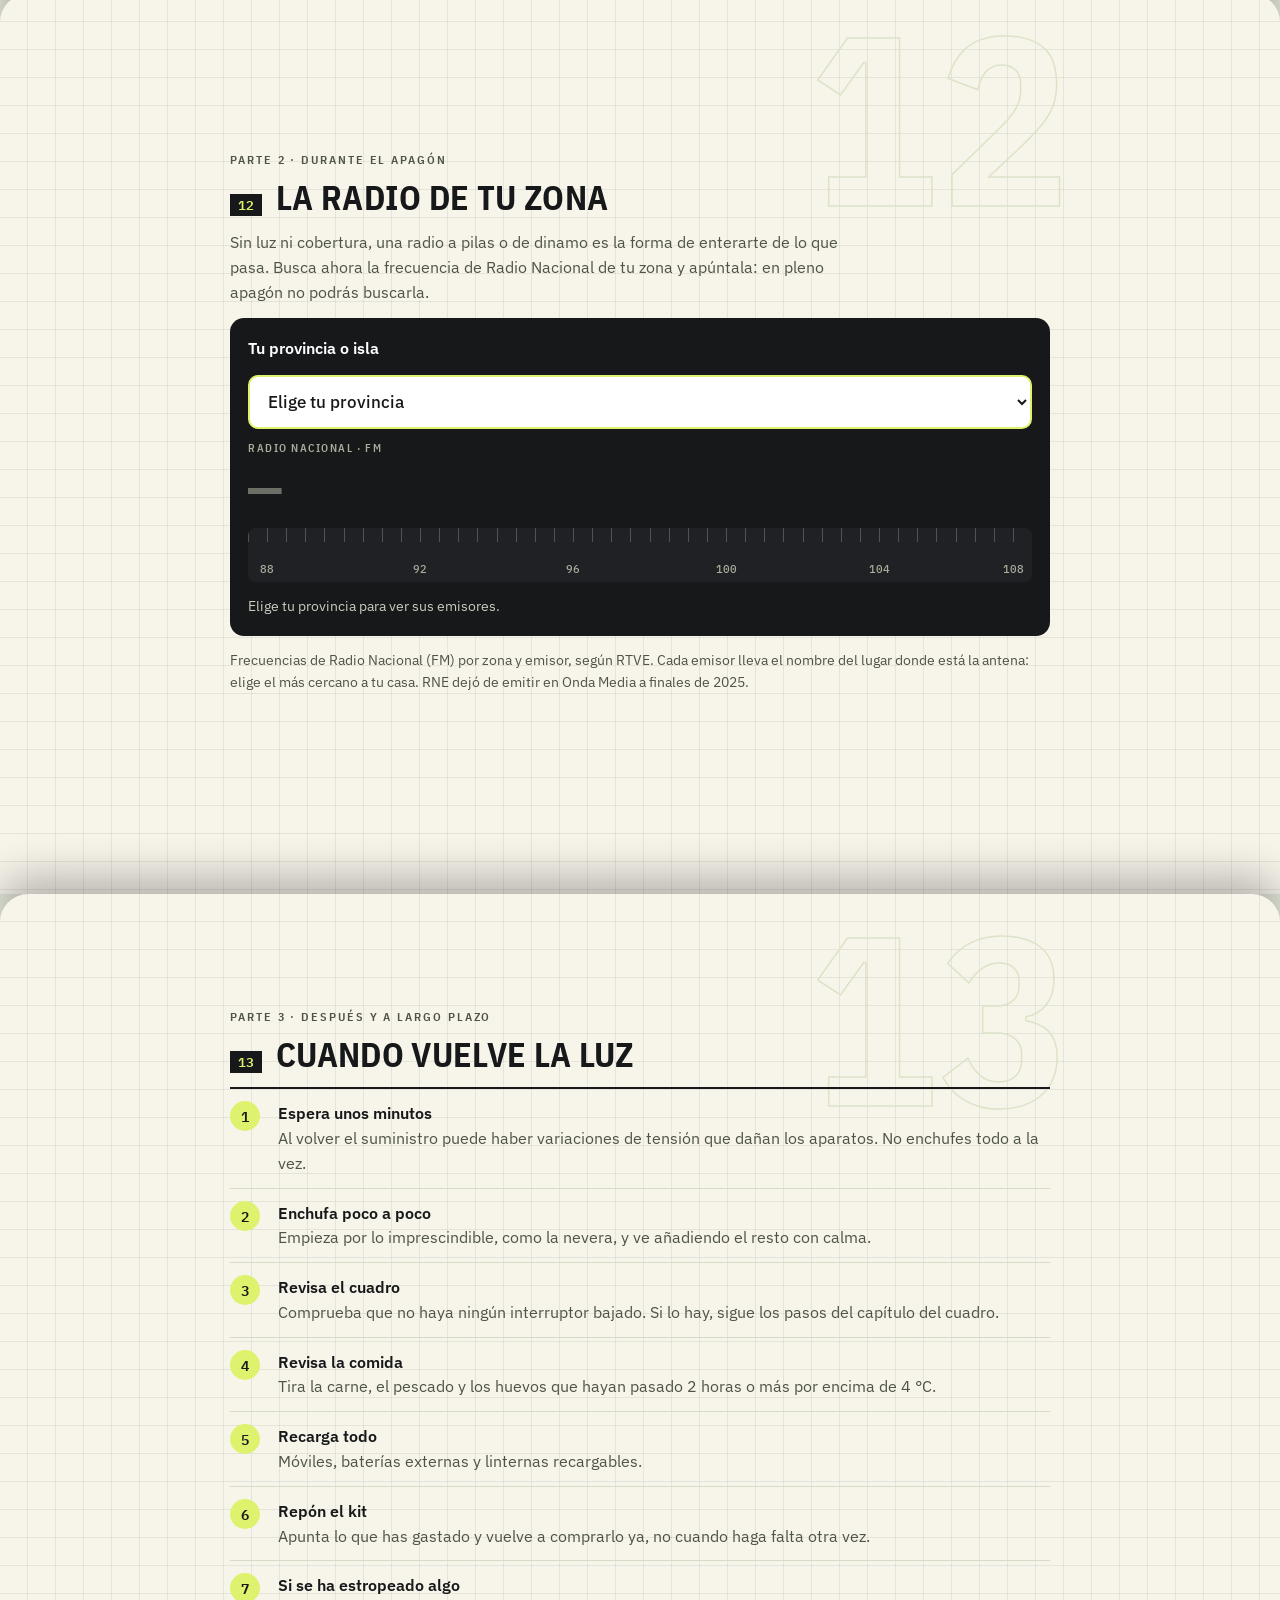
<file: apagon.html>
<!doctype html>
<html lang="es">
<head>
<meta charset="utf-8">
<meta name="viewport" content="width=device-width, initial-scale=1, viewport-fit=cover">
<title>Kit de emergencia 72 horas · Manual práctico | Teo te lo explica</title>
<meta name="description" content="Qué tener en casa para aguantar 72 horas sin luz, agua ni internet, qué hacer hora a hora y la frecuencia de radio de tu zona. Por @teo.teloexplica.">
<link rel="canonical" href="https://teoteloexplica.com/apagon.html">
<meta property="og:type" content="website">
<meta property="og:title" content="Kit de emergencia 72 horas · Manual práctico">
<meta property="og:description" content="Qué tener en casa, qué hacer hora a hora y la radio de tu zona. Por @teo.teloexplica.">
<meta property="og:url" content="https://teoteloexplica.com/apagon.html">
<meta property="og:image" content="https://teoteloexplica.com/og.jpg">
<meta property="og:image:width" content="1200">
<meta property="og:image:height" content="630">
<meta property="og:image:alt" content="Kit de emergencia de 72 horas: manual práctico de Teo te lo explica">
<meta property="og:locale" content="es_ES">
<meta name="twitter:card" content="summary_large_image">
<link rel="icon" type="image/png" href="favicon.png">
<link rel="apple-touch-icon" href="apple-touch-icon.png">
<meta name="theme-color" content="#F7F8F1">
<link rel="stylesheet" href="fonts/fonts.css">
<style>html, body { margin: 0; } [hidden] { display: none !important; } .pie a { color: inherit; }</style>
<style>
/* Concepto: manual de preparación civil. Columna de documento sobre fondo gris azulado, portada en azul noche, un solo acento de señalización (naranja) y números en mono.
   Una sola apariencia a propósito: parece papel impreso y se parece a su PDF. */
:root {
  --fondo: #ECEFE3;
  --papel: #FFFFFF;
  --noche: #17181A;
  --noche-2: #2A2C2F;
  --tinta: #17181A;
  --suave: #4E5446;
  --linea: #D6DBC8;
  --aviso: #D9362B;
  --lima: #DEF26E;
  --lima-osc: #CBE24F;
  --claro: #F7F8F1;
  --aviso-fondo: #FDECEA;
  --sans: "IBM Plex Sans", "Inter", system-ui, -apple-system, "Segoe UI", sans-serif;
  --cond: "IBM Plex Sans Condensed", "IBM Plex Sans", "Arial Narrow", sans-serif;
  --mono: "IBM Plex Mono", ui-monospace, "SFMono-Regular", Menlo, monospace;
  color-scheme: light;
}
* { box-sizing: border-box; }
body { background: var(--fondo); color: var(--tinta); font-family: var(--sans); font-size: 16px; line-height: 1.55; }
a { color: var(--noche); }
.doc { max-width: 860px; margin: 0 auto; background: var(--papel); border-left: 1px solid var(--linea); border-right: 1px solid var(--linea); min-height: 100vh; }
.in { padding-left: max(18px, env(safe-area-inset-left, 0px)); padding-right: max(18px, env(safe-area-inset-right, 0px)); }
.cover { background: var(--noche); color: #fff; padding-block: 28px 34px; }
.cover .top { display: flex; justify-content: space-between; gap: 12px; flex-wrap: wrap; font: 600 12px/1.3 var(--cond); letter-spacing: .14em; text-transform: uppercase; color: #B9BDB0; border-bottom: 1px solid #3A3D40; padding-bottom: 12px; }
.cover h1 { font: 700 clamp(38px, 8.4vw, 68px)/1 var(--cond); text-transform: uppercase; letter-spacing: .005em; margin: 26px 0 12px; text-wrap: balance; }
.cover h1 span { color: var(--lima); }
.cover .lead { margin: 0; max-width: 58ch; font-size: 18px; color: #E4E7DC; }
.meta { display: grid; grid-template-columns: repeat(auto-fit, minmax(150px, 1fr)); gap: 14px 22px; margin-top: 26px; padding-top: 18px; border-top: 1px solid #3A3D40; }
.meta div { min-width: 0; }
.meta dt { font: 600 11px/1.3 var(--cond); letter-spacing: .14em; text-transform: uppercase; color: #A9AE9C; }
.meta dd { margin: 3px 0 0; font-size: 15px; font-weight: 500; }
.acciones { display: grid; gap: 10px; margin-top: 26px; max-width: 520px; }
.btn { display: block; text-align: center; text-decoration: none; font: 700 16px/1.2 var(--sans); padding: 15px 18px; background: var(--lima); color: var(--tinta); border: 2px solid var(--lima); }
.btn:hover { background: var(--lima-osc); border-color: var(--lima-osc); }
.btn.sec { background: transparent; color: #fff; border-color: #6B6F66; }
.btn.sec:hover { background: var(--noche-2); }
.btn.buy { background: #fff; color: var(--tinta); border-color: #fff; }
.btn.buy:hover { background: #F1F4E6; border-color: #F1F4E6; }
.btn:focus-visible, a:focus-visible, input:focus-visible, button:focus-visible { outline: 3px solid var(--aviso); outline-offset: 3px; }
.acciones small { color: #B9BDB0; font-size: 13px; line-height: 1.45; }
.acciones small a { color: #fff; }
.cifras { display: grid; grid-template-columns: repeat(3, 1fr); background: var(--lima); border-bottom: 1px solid var(--linea); }
.cifras div { padding: 20px 16px; border-right: 1px solid rgba(23, 24, 26, .18); min-width: 0; }
.cifras div:last-child { border-right: 0; }
.cifras b { display: block; font: 600 clamp(30px, 6.5vw, 46px)/1 var(--mono); color: var(--noche); font-variant-numeric: tabular-nums; }
.cifras span { display: block; margin-top: 8px; font-size: 14px; color: #33372A; line-height: 1.35; }
main { display: grid; gap: 0; }
section { padding-block: 30px; border-bottom: 1px solid var(--linea); display: grid; gap: 14px; }
.cab { display: flex; align-items: baseline; gap: 14px; }
.doc { counter-reset: sec; }
main > section { counter-increment: sec; }
.cab .num::before { content: counter(sec, decimal-leading-zero); }
.cab .num { font: 600 13px/1 var(--mono); color: var(--lima); background: var(--noche); padding: 5px 8px 4px; flex: none; }
h2 { margin: 0; font: 700 clamp(26px, 5.4vw, 34px)/1.05 var(--cond); text-transform: uppercase; letter-spacing: .01em; color: var(--noche); text-wrap: balance; }
.intro { margin: 0; color: var(--suave); max-width: 64ch; }
.filas { border-top: 2px solid var(--noche); }
.fila { display: grid; grid-template-columns: minmax(0, 1fr) minmax(0, 1.9fr); gap: 4px 24px; padding: 13px 0; border-bottom: 1px solid var(--linea); }
.fila b { font-weight: 600; }
.fila span { color: var(--suave); }
.aviso { background: var(--aviso-fondo); border-left: 5px solid var(--aviso); padding: 14px 16px; font-size: 15px; }
.aviso b { color: var(--aviso); text-transform: uppercase; letter-spacing: .06em; font: 700 12px/1 var(--cond); display: block; margin-bottom: 5px; }
.calc { border: 1px solid var(--linea); background: var(--claro); padding: 18px; display: grid; gap: 14px; }
.calc label { font-weight: 600; }
.stepper { display: flex; align-items: center; gap: 8px; }
.stepper button { width: 46px; height: 46px; font: 600 22px/1 var(--sans); background: var(--papel); border: 1px solid var(--noche); color: var(--noche); cursor: pointer; }
.stepper button:hover { background: var(--noche); color: #fff; }
.stepper input { width: 76px; height: 46px; text-align: center; font: 600 22px/1 var(--mono); border: 1px solid var(--noche); background: var(--papel); color: var(--tinta); }
.resultado { display: flex; align-items: baseline; gap: 10px; flex-wrap: wrap; }
.resultado b { font: 600 clamp(40px, 9vw, 58px)/1 var(--mono); color: var(--noche); font-variant-numeric: tabular-nums; }
.nota { font-size: 14px; color: var(--suave); margin: 0; }
.equipo a.fila { text-decoration: none; color: inherit; grid-template-columns: minmax(0, 1fr) auto; align-items: center; }
.equipo a.fila:hover { background: #F3F6FA; }
.equipo small { display: block; color: var(--suave); font-size: 14px; }
.equipo em { font: 600 12px/1 var(--cond); letter-spacing: .1em; text-transform: uppercase; font-style: normal; color: var(--aviso); border: 1px solid var(--aviso); padding: 7px 9px; white-space: nowrap; }
.publi { font: 700 11px/1 var(--cond); letter-spacing: .14em; text-transform: uppercase; color: var(--suave); border: 1px solid var(--linea); padding: 4px 7px; justify-self: start; }
.lista { display: grid; gap: 0; border-top: 2px solid var(--noche); }
.lista label { display: flex; gap: 14px; align-items: center; padding: 11px 0; border-bottom: 1px solid var(--linea); cursor: pointer; font-weight: 500; }
.lista input { width: 22px; height: 22px; accent-color: var(--noche); flex: none; }
.lista label:has(input:checked) { color: var(--suave); text-decoration: line-through; text-decoration-color: var(--linea); }
.progreso { font: 600 14px/1 var(--mono); color: var(--noche); }
.fuentes { font-size: 14px; color: var(--suave); }
.fuentes a { font-weight: 600; }
.fuentes p { margin: 0 0 8px; }
.pie { display: flex; justify-content: space-between; gap: 10px 20px; flex-wrap: wrap; padding-block: 18px 30px; font: 500 13px/1.4 var(--sans); color: var(--suave); }
.seguir { display: grid; gap: 10px; justify-items: start; }
.seguir .btn { display: inline-block; padding: 13px 20px; }
@media (max-width: 560px) {
  .fila { grid-template-columns: 1fr; }
  .cifras { grid-template-columns: 1fr; }
  .cifras div { border-right: 0; border-bottom: 1px solid rgba(23, 24, 26, .18); display: flex; align-items: baseline; gap: 14px; }
  .cifras div:last-child { border-bottom: 0; }
  .cifras span { margin-top: 0; }
  .cifras b { flex: none; min-width: 4ch; white-space: nowrap; }
  .equipo em { display: none; }
  .equipo a.fila { grid-template-columns: 1fr; }
}
.tienda { display: grid; grid-template-columns: repeat(5, minmax(0, 1fr)); gap: 12px; }
.tile { display: grid; align-content: start; gap: 6px; padding: 16px 14px 14px; border: 1px solid var(--linea); background: var(--claro); text-decoration: none; color: var(--tinta); }
.tile svg { background: #fff; border: 1px solid var(--linea); padding: 8px; width: 72px; height: 72px; margin-bottom: 6px; }
.tile b { font-weight: 600; line-height: 1.25; }
.tile small { color: var(--suave); font-size: 13.5px; line-height: 1.4; }
.tile .comprar { margin-top: 8px; background: var(--lima); color: var(--tinta); font: 700 14px/1.2 var(--sans); padding: 12px 10px; text-align: center; border: 2px solid var(--tinta); }
.tile .comprar i { font-style: normal; }
.tile:hover { border-color: var(--noche); background: #fff; }
.tile:hover .comprar { background: var(--lima-osc); }
.todo { display: flex; align-items: center; justify-content: space-between; gap: 14px; background: var(--noche); color: #fff; padding: 16px 18px; text-decoration: none; }
.todo b { display: block; font-size: 18px; }
.todo small { color: #B7C6D9; font-size: 14px; }
.todo em { flex: none; font: 700 14px/1 var(--sans); font-style: normal; background: var(--aviso); padding: 12px 14px; }
.todo:hover { background: var(--noche-2); }
.equipo .todo em { color: #fff; border: 0; letter-spacing: 0; text-transform: none; font-size: 14px; padding: 12px 14px; }
@media (max-width: 860px) { .tienda { grid-template-columns: repeat(3, minmax(0, 1fr)); } }
@media (max-width: 560px) { .tienda { grid-template-columns: repeat(2, minmax(0, 1fr)); } }
@media (max-width: 420px) { .todo { flex-direction: column; align-items: flex-start; } }
.cesta { display: grid; grid-template-columns: minmax(0, 1fr) auto; gap: 14px 20px; align-items: center; background: var(--noche); color: #fff; padding: 20px; }
.cesta-tx b { display: block; font: 700 clamp(20px, 4vw, 24px)/1.15 var(--cond); text-transform: uppercase; letter-spacing: .02em; }
.cesta-tx small { display: block; color: #C6CABB; font-size: 14px; margin-top: 4px; max-width: 52ch; }
.cesta-btn { background: var(--lima); color: var(--tinta); text-decoration: none; font: 700 17px/1.2 var(--sans); padding: 16px 20px; text-align: center; border: 2px solid var(--lima); }
.cesta-btn:hover { background: var(--lima-osc); border-color: var(--lima-osc); }
.cesta details { grid-column: 1 / -1; font-size: 14px; color: #C6CABB; }
.cesta summary { cursor: pointer; color: #fff; font-weight: 600; }
.cesta ol { margin: 8px 0; padding-left: 20px; columns: 2; column-gap: 24px; }
.cesta details p { margin: 0; }
@media (max-width: 600px) { .cesta { grid-template-columns: 1fr; } .cesta ol { columns: 1; } }
.compra1 { display: grid; grid-template-columns: minmax(0, 1fr) auto; gap: 14px 20px; align-items: center; background: #fff; color: var(--tinta); text-decoration: none; padding-block: 20px; padding-left: max(18px, env(safe-area-inset-left, 0px)); padding-right: max(18px, env(safe-area-inset-right, 0px)); border-bottom: 4px solid var(--tinta); }
.c1-tx { display: grid; gap: 4px; min-width: 0; }
.c1-tx b { font: 700 clamp(24px, 5.2vw, 32px)/1.05 var(--cond); text-transform: uppercase; letter-spacing: .01em; }
.c1-tx small { color: var(--suave); font-size: 15px; }
.c1-publi { margin-bottom: 4px; }
.c1-btn { background: var(--tinta); color: var(--lima); font: 700 17px/1.2 var(--sans); padding: 16px 20px; text-align: center; white-space: nowrap; }
.c1-btn i { font-style: normal; }
.compra1:hover .c1-btn { background: var(--noche-2); }
.compra1:focus-visible { outline: 3px solid var(--aviso); outline-offset: -3px; }
@media (max-width: 600px) { .compra1 { grid-template-columns: 1fr; } .c1-btn { white-space: normal; } }
/* Movimiento: todo es visible en reposo; las animaciones solo añaden entrada y énfasis. */
@media (prefers-reduced-motion: no-preference) {
  .cover .top, .cover h1, .cover .lead, .cover .meta, .cover .acciones { animation: subir .7s cubic-bezier(.2, .7, .2, 1) both; }
  .cover h1 { animation-delay: .08s; }
  .cover .lead { animation-delay: .16s; }
  .cover .meta { animation-delay: .24s; }
  .cover .acciones { animation-delay: .32s; }
  .cover h1 span { display: inline-block; animation: subir .7s .08s cubic-bezier(.2, .7, .2, 1) both; }
  .entra { animation: subir .6s cubic-bezier(.2, .7, .2, 1) both; }
  .tile { transition: transform .2s ease, box-shadow .2s ease, border-color .2s ease, background .2s ease; }
  .tile:hover { transform: translateY(-4px); box-shadow: 0 10px 22px rgba(23, 24, 26, .12); }
  .tile:hover svg { animation: bote .5s ease; }
  .tile .comprar, .btn, .c1-btn { transition: transform .15s ease, background .15s ease; }
  .tile:active .comprar, .btn:active, .compra1:active .c1-btn { transform: scale(.97); }
  .c1-btn { position: relative; overflow: hidden; }
  .c1-btn::after { content: ""; position: absolute; inset: 0; background: linear-gradient(100deg, transparent 30%, rgba(222, 242, 110, .35) 50%, transparent 70%); transform: translateX(-120%); animation: barrido 3.6s 1.2s ease-in-out infinite; }
  .compra1 .c1-btn i { display: inline-block; animation: flecha 1.6s 1.4s ease-in-out infinite; }
  .resultado b.cambia { animation: pop .35s ease; }
  .lista input:checked { animation: pop .3s ease; }
}
@keyframes subir { from { transform: translateY(18px); opacity: .35; } to { transform: none; opacity: 1; } }
@keyframes brillo { 50% { filter: drop-shadow(0 0 10px rgba(222, 242, 110, .55)); } }
@keyframes bote { 40% { transform: translateY(-5px) rotate(-3deg); } 70% { transform: translateY(1px); } }
@keyframes barrido { 0%, 55% { transform: translateX(-120%); } 85%, 100% { transform: translateX(120%); } }
@keyframes flecha { 0%, 100% { transform: none; } 50% { transform: translateY(4px); } }
@keyframes pop { 50% { transform: scale(1.18); } }
.barra { height: 6px; background: var(--linea); margin-top: 8px; overflow: hidden; }
.barra i { display: block; height: 100%; width: 0; background: var(--lima); border-right: 2px solid var(--tinta); transition: width .4s ease; }
/* Portada clara y escaparate: aire, tarjetas suaves, un color por pieza */
.cover { background: var(--claro); color: var(--tinta); padding-block-end: 4px; }
.cover .top { color: var(--suave); border-bottom-color: var(--linea); }
.cover .lead { color: var(--suave); }
.cover h1 span { color: var(--tinta); background: linear-gradient(var(--lima), var(--lima)) left 88% / 100% 34% no-repeat; padding-inline: .06em; }
.kit { background: var(--claro); padding-block: 26px 40px; border-bottom: 1px solid var(--linea); }
.kit .in { display: grid; }
.kit-cab { display: grid; gap: 8px; }
.kit h2 { margin: 0; font: 700 clamp(30px, 7vw, 44px)/1 var(--cond); text-transform: uppercase; }
.kit-cab p { margin: 0; color: var(--suave); font-size: 16px; max-width: 46ch; }
.kit-lista { list-style: none; margin: 22px 0 0; padding: 0; display: grid; grid-template-columns: repeat(2, minmax(0, 1fr)); gap: 12px; }
.prod { height: 100%; display: grid; justify-items: center; align-content: start; gap: 6px; text-align: center; padding: 18px 10px 16px; background: #fff; color: var(--tinta); text-decoration: none; border-radius: 18px;
  box-shadow: 0 1px 2px rgba(23, 24, 26, .05), 0 8px 22px rgba(23, 24, 26, .07); }
.prod .ico { width: 72px; height: 72px; border-radius: 50%; display: grid; place-items: center; background: var(--t); margin-bottom: 4px; }
.prod svg { width: 46px; height: 46px; }
.prod b { font: 600 16px/1.2 var(--sans); }
.prod small { color: var(--suave); font-size: 13px; line-height: 1.35; text-wrap: balance; }
.prod .ir { margin-top: 4px; font: 600 13px/1 var(--sans); padding-bottom: 3px; border-bottom: 2px solid var(--lima-osc); }
.prod:focus-visible { outline: 3px solid var(--tinta); outline-offset: 3px; }
.kit-mas { justify-self: center; margin-top: 24px; color: var(--tinta); text-decoration: none; font-weight: 600; padding-bottom: 3px; border-bottom: 2px solid var(--lima-osc); }
@media (min-width: 700px) { .kit-lista { display: flex; flex-wrap: wrap; justify-content: center; gap: 14px; } .kit-lista li { flex: 0 0 calc((100% - 42px) / 4); } .prod { padding-inline: 8px; } }
.divulga { margin: 0; font-size: 13px; line-height: 1.4; color: var(--suave); max-width: 60ch; }
.barra-compra[hidden] { display: none; }
.ficha { background: var(--noche); color: #fff; padding-block: 6px 34px; border-top: 1px solid #3A3D40; }
.ficha .fuente { margin: 22px 0 0; max-width: 58ch; font-size: 15px; color: #C9CDBF; }
.ficha .meta { margin-top: 18px; }
.barra-compra { position: fixed; left: 0; right: 0; bottom: 0; z-index: 20; display: flex; align-items: center; justify-content: space-between; gap: 12px;
  background: var(--noche); color: #fff; border-top: 3px solid var(--lima);
  padding-block: 12px calc(12px + env(safe-area-inset-bottom, 0px)); padding-left: max(16px, env(safe-area-inset-left, 0px)); padding-right: max(16px, env(safe-area-inset-right, 0px)); }
.bc-tx { display: grid; min-width: 0; }
.bc-tx b { font-size: 15px; }
.bc-tx small { color: #C6CABB; font-size: 12px; }
.bc-btn { flex: none; background: var(--lima); color: var(--tinta); text-decoration: none; font: 700 15px/1 var(--sans); padding: 13px 18px; border: 2px solid var(--lima); }
@media (prefers-reduced-motion: no-preference) {
  .prod { transition: transform .25s cubic-bezier(.2, .8, .2, 1), box-shadow .25s ease; animation: subir .7s var(--d) cubic-bezier(.2, .7, .2, 1) both; }
  .prod:hover, .prod:focus-visible { transform: translateY(-5px); box-shadow: 0 2px 4px rgba(23, 24, 26, .06), 0 16px 32px rgba(23, 24, 26, .12); }
  .prod:hover .ico { animation: bote .5s ease; }
  .prod .ir { transition: background .2s ease; }
  .prod:hover .ir { background: var(--lima); }
  .cover h1 span { animation: subir .7s .08s cubic-bezier(.2, .7, .2, 1) both, marca .8s .6s cubic-bezier(.6, 0, .2, 1) both; }
  .kit-cab { animation: subir .7s .2s cubic-bezier(.2, .7, .2, 1) both; }
  .barra-compra { animation: asoma .35s ease both; }
}
@keyframes marca { from { background-size: 0 34%; } to { background-size: 100% 34%; } }
}
@keyframes asoma { from { transform: translateY(100%); } to { transform: none; } }
/* Primera hora: pasos numerados */
.pasos { list-style: none; margin: 0; padding: 0; counter-reset: paso; border-top: 2px solid var(--noche); }
.pasos li { counter-increment: paso; display: grid; grid-template-columns: 34px minmax(0, 1fr); column-gap: 14px; padding: 12px 0; border-bottom: 1px solid var(--linea); }
.pasos li::before { content: counter(paso); grid-row: 1 / span 2; width: 30px; height: 30px; border-radius: 50%; background: var(--lima); color: var(--tinta); display: grid; place-items: center; font: 600 14px/1 var(--mono); }
.pasos b { font-weight: 600; }
.pasos span { color: var(--suave); }
/* Cuánto aguanta la comida */
.nevera { display: grid; grid-template-columns: repeat(3, minmax(0, 1fr)); gap: 12px; }
.nev { background: var(--claro); border: 1px solid var(--linea); border-top: 4px solid var(--lima); padding: 16px 14px; display: grid; align-content: start; gap: 6px; }
.nev b { font: 600 clamp(36px, 8vw, 54px)/1 var(--mono); color: var(--noche); font-variant-numeric: tabular-nums; word-spacing: -.3em; white-space: nowrap; }
.nev span { font-size: 14px; color: var(--suave); line-height: 1.35; }
@media (max-width: 560px) { .nevera { grid-template-columns: 1fr; } .nev { grid-template-columns: 4.2em minmax(0, 1fr); align-items: center; gap: 14px; } }
/* Radio de tu zona */
.radio { background: var(--noche); color: #fff; padding: 18px; display: grid; gap: 14px; border-radius: 14px; }
.radio label { font-weight: 600; }
.radio select { width: 100%; font: 500 17px/1.2 var(--sans); padding: 13px 14px; border-radius: 10px; border: 2px solid var(--lima); background: #fff; color: var(--tinta); }
.dial-cifras { display: flex; gap: 10px 28px; flex-wrap: wrap; align-items: end; min-height: 64px; }
.dial-cifras div { display: grid; gap: 4px; }
.dial-cifras small, .escala-et { font: 600 11px/1 var(--cond); letter-spacing: .14em; text-transform: uppercase; color: #A9AE9C; }
.dial-cifras b { font: 600 clamp(38px, 10vw, 56px)/1 var(--mono); color: var(--lima); font-variant-numeric: tabular-nums; }
.dial-cifras b i { font-style: normal; font-size: .36em; color: #C9CDBF; margin-left: 6px; }
.dial-cifras .vacio b { color: #6B6F66; }
.escala { position: relative; height: 54px; border-radius: 8px; background-color: #1F2124; overflow: hidden;
  background-image: repeating-linear-gradient(90deg, rgba(255, 255, 255, .22) 0 1px, transparent 1px calc(100% / 41)); background-size: 100% 14px; background-repeat: no-repeat; }
.escala span { position: absolute; bottom: 7px; transform: translateX(-50%); font: 500 11px/1 var(--mono); color: #A9AE9C; }
.aguja { position: absolute; top: 0; bottom: 0; left: var(--x, 0%); width: 3px; margin-left: -1.5px; background: var(--lima); box-shadow: 0 0 14px rgba(222, 242, 110, .8); opacity: var(--o, 0); transition: left .9s cubic-bezier(.16, 1, .3, 1), opacity .3s ease; }
.radio .nota { color: #C9CDBF; }
.emisores { display: flex; flex-wrap: wrap; gap: 8px; }
.emisores:empty { display: none; }
.em { display: inline-flex; gap: 8px; align-items: baseline; font: 500 14px/1 var(--sans); padding: 9px 12px; border-radius: 99px; border: 1px solid #4A4D45; background: transparent; color: #fff; cursor: pointer; }
.em b { font: 600 14px/1 var(--mono); color: var(--lima); }
.em[aria-pressed="true"] { background: var(--lima); border-color: var(--lima); color: var(--tinta); }
.em[aria-pressed="true"] b { color: var(--tinta); }
.frec-tabla { display: none; }
/* Teléfonos útiles */
.apunta { display: grid; gap: 10px; border: 1px solid var(--linea); background: var(--claro); padding: 16px; }
.apunta label { display: grid; gap: 4px; font-weight: 600; font-size: 14px; }
.apunta input { font: 500 16px/1.2 var(--sans); padding: 10px 12px; border: 1px solid var(--noche); background: #fff; color: var(--tinta); width: 100%; }
.apunta small { color: var(--suave); font-size: 13px; }
@media print {
  .pasos li { padding: 6px 0; break-inside: avoid; }
  .pasos li::before { -webkit-print-color-adjust: exact; print-color-adjust: exact; width: 22px; height: 22px; font-size: 9pt; }
  .nev { -webkit-print-color-adjust: exact; print-color-adjust: exact; padding: 8px 10px; }
  .nev b { font-size: 26pt; }
  .frec-tabla { display: grid; grid-template-columns: repeat(2, minmax(0, 1fr)); column-gap: 7mm; font-size: 7.8pt; line-height: 1.3; }
  .frec-tabla div { break-inside: avoid; border-bottom: 1px solid var(--linea); padding: 2px 0; }
  .frec-tabla b { font-weight: 700; margin-right: 4px; }
  .frec-tabla span { color: var(--suave); }
  #radio { break-inside: auto; }
  .apunta { padding: 8px 0 0; border: 0; background: none; gap: 8px; }
  .apunta label { grid-template-columns: 52mm 1fr; align-items: end; font-size: 9.5pt; }
  .apunta input { border: 0; border-bottom: 1px solid var(--noche); padding: 2px 0; font-size: 10pt; }
  .apunta small { display: none; }
}
/* Guía personalizada: hoja con los datos que cada uno rellena (imagen o PDF) */
.miguia { display: grid; gap: 10px; border: 2px solid var(--tinta); border-radius: 16px; padding: 18px; background: #fff; }
.miguia > b { font: 700 24px/1.1 var(--cond); text-transform: uppercase; }
.miguia p { margin: 0; color: var(--suave); }
.miguia small { color: var(--suave); font-size: 13px; line-height: 1.45; }
.miguia-bt { display: flex; flex-wrap: wrap; gap: 10px; }
.miguia .btn { cursor: pointer; }
.miguia .sec2 { background: #fff; color: var(--tinta); border-color: var(--tinta); }
.mg-modal { position: fixed; inset: 0; z-index: 60; background: rgba(11, 12, 13, .78); overflow: auto; padding: 18px; }
.mg-modal[hidden] { display: none; }
.mg-caja { max-width: 520px; margin: 0 auto; background: #fff; border-radius: 16px; padding: 16px; display: grid; gap: 12px; position: relative; }
.mg-caja p { margin: 0 40px 0 0; font-size: 15px; color: var(--suave); }
.mg-caja img { width: 100%; height: auto; border: 1px solid var(--linea); border-radius: 10px; }
.mg-x { position: absolute; top: 8px; right: 8px; width: 40px; height: 40px; border: 0; border-radius: 50%; background: var(--claro); font-size: 26px; line-height: 1; cursor: pointer; color: var(--tinta); }
#miPlan { display: none; }
@media print {
  body.plan-print > * { display: none !important; }
  body.plan-print > #miPlan { display: block !important; font: 11pt/1.45 var(--sans); color: var(--tinta); }
  #miPlan h1 { font: 700 26pt/1 var(--cond); text-transform: uppercase; margin: 0 0 2mm; }
  #miPlan .fecha { color: var(--suave); margin: 0 0 5mm; }
  #miPlan h2 { font: 700 13pt/1.1 var(--cond); text-transform: uppercase; margin: 5mm 0 2mm; padding-top: 2mm; border-top: 2px solid var(--tinta); }
  #miPlan ul { margin: 0; padding-left: 5mm; }
  #miPlan li { margin: 1mm 0; break-inside: avoid; }
  #miPlan li small { color: var(--suave); }
  #miPlan .pie2 { margin-top: 6mm; color: var(--suave); font-size: 9pt; }
}
/* Modo presentación (solo pantalla y solo si se permite movimiento; lo activa el script):
   cada página ocupa la pantalla, se queda fija y la siguiente sube por encima mientras la anterior se aleja. */
.sigue, .puntos, .progreso { display: none; }
@media screen {
  .pro body { background: var(--noche); }
  .pro .doc { max-width: none; border: 0; background: transparent; min-height: 0; }
  .pro main { display: contents; }
  .pro .in { padding-left: max(22px, calc((100% - 820px) / 2)); padding-right: max(22px, calc((100% - 820px) / 2)); }
  .pro .pag { position: sticky; top: var(--top, 0px); min-height: 100vh; min-height: 100svh; display: grid; align-content: center; isolation: isolate; overflow: hidden;
    border-radius: 28px 28px 0 0; box-shadow: 0 -16px 44px rgba(0, 0, 0, .28);
    transform-origin: 50% var(--oy, 50%); }
  .pro .velo { position: absolute; inset: 0; z-index: 9; background: #0B0C0D; opacity: 0; pointer-events: none; }
  .pro .pag.mueve { will-change: transform; }
  .pro .pag.mueve > .velo { will-change: opacity; }
  .pro .p-portada:not(.actual) .sigue i { animation-play-state: paused; }
  .pro .p-portada { border-radius: 0; box-shadow: none; background: var(--claro); align-content: start; }
  .pro .p-portada .kit { border-bottom: 0; padding-bottom: 8px; }
  .pro .p-guia { background: var(--noche); }
  .pro .p-guia .ficha { border-top: 0; padding-block: 40px 30px; }
  .pro .p-guia .cifras b { font-size: clamp(44px, 10vw, 72px); word-spacing: -.45em; }
  .pro main > section.pag { background: var(--papel); border-bottom: 0; padding-block: 64px 104px; align-content: center; }
  .pro .p-guia { padding-bottom: 80px; }
  .pro main > section.pag::before { content: attr(data-n); position: absolute; z-index: -1; top: 26px; right: max(16px, calc((100% - 860px) / 2)); pointer-events: none;
    font: 700 clamp(120px, 30vw, 240px)/.8 var(--cond); color: transparent; -webkit-text-stroke: 1.5px #DCE3C6; }
  .pro .sigue { display: flex; flex-direction: column; align-items: center; gap: 2px; padding: 4px 0 18px; color: var(--suave); text-decoration: none; font: 600 12px/1 var(--cond); letter-spacing: .16em; text-transform: uppercase; }
  .pro .sigue i { font-style: normal; font-size: 20px; color: var(--tinta); animation: flecha 1.6s ease-in-out infinite; }
  /* Entrada del contenido al llegar a cada página */
  .pro .an { opacity: 0; transform: translateY(36px); transition: opacity .7s cubic-bezier(.2, .7, .2, 1), transform .9s cubic-bezier(.16, 1, .3, 1); transition-delay: calc(var(--i, 0) * 90ms + 120ms); }
  .pro .vista .an { opacity: 1; transform: none; }
  .pro main > section.pag.vista::before { animation: numero 1.1s cubic-bezier(.16, 1, .3, 1) both; }
  /* Índice de páginas y progreso */
  .pro .puntos { position: fixed; z-index: 30; right: 8px; top: 50%; transform: translateY(-50%); display: grid; gap: 7px; padding: 8px 4px; border-radius: 99px; background: rgba(23, 24, 26, .45); }
  .pro .puntos a { display: block; width: 6px; height: 6px; border-radius: 99px; background: rgba(255, 255, 255, .55); transition: height .35s cubic-bezier(.16, 1, .3, 1), background .3s ease; }
  .pro .puntos a.on { height: 20px; background: var(--lima); }
  .pro .progreso { display: block; position: fixed; z-index: 31; top: 0; left: 0; right: 0; height: 3px; background: var(--lima); transform-origin: 0 50%; transform: scaleX(0); }
}
@media screen and (max-width: 699px) {
  /* En el móvil, el escaparate es un carrusel para que la portada quepa en una pantalla */
  .pro .kit-lista { display: flex; overflow-x: auto; scroll-snap-type: x mandatory; scroll-padding-inline: 22px; gap: 12px; margin: 18px -22px 0; padding: 6px 22px 16px; scrollbar-width: none; overscroll-behavior-x: contain; }
  .pro .kit-lista::-webkit-scrollbar { display: none; }
  .pro .kit-lista li { flex: 0 0 43%; scroll-snap-align: start; }
  .pro .cover { padding-block-start: 18px; }
  .pro .cover h1 { margin: 18px 0 10px; }
  .pro .kit { padding-top: 18px; }
  .pro .kit-mas { margin-top: 10px; }
  .pro .cover h1 { font-size: clamp(32px, 9vw, 40px); }
  .pro .cover .top { padding-bottom: 8px; }
}
@media screen and (min-width: 700px) {
  .pro .cover { padding-block-start: 20px; }
  .pro .cover h1 { margin: 16px 0 8px; font-size: clamp(44px, 5.4vw, 64px); }
  .pro .kit { padding-top: 14px; }
  .pro .kit-lista { margin-top: 16px; }
  .pro .prod { padding: 14px 8px 12px; gap: 4px; }
  .pro .prod .ico { width: 60px; height: 60px; }
  .pro .prod svg { width: 38px; height: 38px; }
}
@media screen {
  .pro .kit.destaca .prod { animation: resalta .75s calc(var(--d) * .6) cubic-bezier(.2, .8, .3, 1.3) both; }
}
@keyframes resalta { 45% { transform: translateY(-8px) scale(1.04); box-shadow: 0 0 0 3px var(--lima), 0 16px 32px rgba(23, 24, 26, .14); } }
@media screen and (prefers-reduced-motion: reduce) {
  /* Sin animaciones automáticas: el contenido aparece ya colocado; el paso de página sigue al dedo */
  .pro .an { opacity: 1; transform: none; }
  .pro *, .pro *::before { animation: none !important; }
}
@keyframes numero { from { opacity: 0; transform: translateY(40px) scale(.92); } to { opacity: 1; transform: none; } }
@page { size: A4; margin: 13mm 13mm 17mm; }
@media print {
  :root { padding: 0; }
  body { background: #fff; font-size: 10.5pt; }
  .doc { border: 0; max-width: none; min-height: 0; }
  .in { padding-left: 0; padding-right: 0; }
  #equipo { display: none !important; }
  .noprint, .barra, .barra-compra, .kit-mas { display: none !important; }
  .cover { padding-block: 6mm 3mm; }
  .cover h1 { margin: 5mm 0 2mm; }
  .ficha .fuente { margin-top: 4mm; font-size: 9.5pt; }
  * { animation: none !important; transition: none !important; }
  .ficha { padding-inline: 8mm; }
  .kit, .prod .ico { -webkit-print-color-adjust: exact; print-color-adjust: exact; }
  .kit { padding-inline: 8mm; padding-block: 3mm 6mm; break-inside: avoid; }
  .kit h2 { font-size: 28pt; }
  .kit-cab p { font-size: 10.5pt; }
  .kit-lista { grid-template-columns: repeat(4, minmax(0, 1fr)); gap: 3.5mm 3.5mm; margin-top: 5mm; }
  .prod { gap: 3px; padding: 4mm 2mm 3.5mm; box-shadow: none; border: 1px solid var(--linea); border-radius: 12px; }
  .prod .ico { width: 14mm; height: 14mm; margin-bottom: 0; }
  .prod svg { width: 9mm; height: 9mm; }
  .prod b { font-size: 10.5pt; }
  .prod small { font-size: 8.5pt; line-height: 1.25; }
  .prod .ir { font-size: 8.5pt; margin-top: 2px; }
  .cover, .ficha, .aviso, .cifras, .cab .num, .equipo em { -webkit-print-color-adjust: exact; print-color-adjust: exact; }
  section { break-inside: avoid; padding-block: 16px; gap: 10px; }
  .cover { padding-inline: 8mm; margin-bottom: 0; }
  .cover h1 { font-size: 40pt; }
  .fila { padding: 8px 0; }
  .fila, .lista label { break-inside: avoid; }
  .salto { break-before: page; }
  .tienda { gap: 8px; }
  .tile { padding: 10px 9px 9px; break-inside: avoid; }
  .tile svg { width: 52px; height: 52px; padding: 5px; }
  .tile small { font-size: 8.5pt; }
  .tile .comprar, .todo em { -webkit-print-color-adjust: exact; print-color-adjust: exact; font-size: 8.5pt; padding: 8px 6px; }
  .compra1 { padding-inline: 8mm; padding-block: 7mm; }
  .c1-tx b { font-size: 24pt; }
  .c1-tx small { font-size: 11pt; }
  .c1-btn { font-size: 13pt; padding: 14px 20px; }
  #agua { break-inside: auto; }
  .todo, .cesta, .cesta-btn, .c1-btn { -webkit-print-color-adjust: exact; print-color-adjust: exact; }
  .cesta details { display: none; }
  .lista input { appearance: none; -webkit-appearance: none; width: 15px; height: 15px; border: 1.5px solid var(--noche); background: #fff; }
  .lista label:has(input:checked) { text-decoration: none; color: var(--tinta); }
  a { text-decoration: none; }
}
@media (prefers-reduced-motion: reduce) { * { transition: none !important; } }
/* ===== Manual: capítulos, herramientas e interacciones ===== */
.parte { margin: 0; font: 600 12px/1 var(--cond); letter-spacing: .16em; text-transform: uppercase; color: var(--suave); }
h3.sub { margin: 10px 0 0; font: 700 20px/1.15 var(--cond); text-transform: uppercase; letter-spacing: .02em; color: var(--noche); }
.indice { list-style: none; margin: 0; padding: 0; display: grid; grid-template-columns: repeat(2, minmax(0, 1fr)); gap: 8px 14px; }
.indice a { display: flex; gap: 12px; align-items: baseline; padding: 11px 12px; border: 1px solid var(--linea); background: var(--claro); color: var(--tinta); text-decoration: none; font-weight: 600; }
.indice a span { font: 600 12px/1 var(--mono); color: var(--lima); background: var(--noche); padding: 4px 6px 3px; flex: none; }
.indice a:hover { background: #fff; border-color: var(--noche); }
@media (max-width: 560px) { .indice { grid-template-columns: 1fr; } }
/* Test */
.quiz { display: grid; gap: 0; border-top: 2px solid var(--noche); }
.quiz > label { display: flex; gap: 14px; align-items: center; padding: 11px 0; border-bottom: 1px solid var(--linea); cursor: pointer; font-weight: 500; }
.quiz input { width: 22px; height: 22px; accent-color: var(--noche); flex: none; }
.quiz-res { display: grid; gap: 8px; padding: 16px; margin-top: 14px; background: var(--noche); color: #fff; }
.quiz-res b { font: 600 clamp(36px, 9vw, 54px)/1 var(--mono); color: var(--lima); font-variant-numeric: tabular-nums; }
.quiz-res p { margin: 0; color: #E4E7DC; }
.quiz-pend { font-size: 14px; color: #C9CDBF; }
.quiz-pend a { color: var(--lima); font-weight: 600; }
.quiz-res .barra { background: #3A3D40; }
/* Pestañas horizontales (pasos) */
.pasos-hz { display: flex; flex-wrap: wrap; gap: 8px; }
.paso { display: flex; align-items: center; gap: 10px; padding: 10px 14px; background: var(--papel); color: var(--tinta); border: 2px solid var(--noche); cursor: pointer; font: 600 14px/1.2 var(--sans); }
.paso b { font: 600 13px/1 var(--mono); background: var(--lima); color: var(--tinta); padding: 5px 7px 4px; }
.paso.on, .paso[aria-pressed="true"] { background: var(--noche); color: #fff; }
.paso.on b, .paso[aria-pressed="true"] b { background: var(--lima); }
.caso-caja { border: 2px solid var(--noche); background: var(--claro); padding: 16px; display: grid; gap: 8px; }
.caso-caja p { margin: 0; }
.caso-caja strong { font: 700 18px/1.2 var(--cond); text-transform: uppercase; }
/* Kit a medida */
.campos2 { display: grid; gap: 12px; }
.opts { display: grid; grid-template-columns: repeat(auto-fit, minmax(230px, 1fr)); gap: 8px 16px; }
.opts label { display: flex; gap: 10px; align-items: center; font-weight: 500; cursor: pointer; }
.opts input { width: 20px; height: 20px; accent-color: var(--noche); }
.lista-medida { list-style: none; margin: 0; padding: 0; display: grid; gap: 0; border-top: 2px solid var(--noche); }
.lista-medida li { display: grid; grid-template-columns: minmax(0, 1fr) auto; gap: 4px 16px; padding: 11px 0; border-bottom: 1px solid var(--linea); align-items: baseline; }
.lista-medida li b { font: 600 18px/1.2 var(--mono); color: var(--noche); text-align: right; font-variant-numeric: tabular-nums; }
.lista-medida li span { color: var(--suave); display: block; font-size: 14px; }
/* Cuadro eléctrico */
.panel { display: grid; grid-template-columns: minmax(0, 1.1fr) minmax(0, 1fr); gap: 18px; align-items: center; background: var(--noche); color: #fff; padding: 18px; }
.panel svg { width: 100%; height: auto; display: block; }
.panel-info b { display: block; font: 700 clamp(20px, 4vw, 24px)/1.15 var(--cond); text-transform: uppercase; color: var(--lima); margin-bottom: 6px; }
.panel-info p { margin: 0 0 12px; color: #E4E7DC; }
.panel-acc { display: flex; flex-wrap: wrap; gap: 8px; }
.btn-p { font: 700 15px/1.2 var(--sans); padding: 13px 16px; background: var(--lima); color: var(--tinta); border: 2px solid var(--lima); cursor: pointer; }
.btn-p[disabled] { opacity: .45; cursor: default; }
.btn-p:hover:not([disabled]) { background: var(--lima-osc); }
.btn-s { font: 600 14px/1.2 var(--sans); padding: 12px 14px; background: transparent; color: #fff; border: 2px solid #6B6F66; cursor: pointer; }
.btn-s:hover { background: var(--noche-2); }
.sw-body { fill: #E9ECDD; stroke: #8A8F7E; stroke-width: 2; }
.sw-slot { fill: #2A2C2F; }
.sw-lever { fill: #17181A; stroke: #fff; stroke-width: 1.5; transition: transform .45s cubic-bezier(.3, 1.4, .5, 1); }
.sw-lever.on { transform: translateY(0); }
.sw-lever.off { transform: translateY(44px); }
.sw-lab { font: 600 10px/1 var(--cond, sans-serif); fill: #C9CDBF; text-anchor: middle; letter-spacing: .06em; text-transform: uppercase; }
.sw-st { font: 700 9px/1 var(--mono, monospace); text-anchor: middle; }
.sw-hl { fill: none; stroke: var(--lima); stroke-width: 3; opacity: 0; transition: opacity .3s ease; }
.sw-hl.on { opacity: 1; }
.sw-fail .sw-body { stroke: var(--aviso); }
#cuSvg .lamp { fill: #3A3D40; transition: fill .4s ease, filter .4s ease; }
#cuSvg.luz .lamp { fill: var(--lima); filter: drop-shadow(0 0 8px rgba(222, 242, 110, .9)); }
@media (max-width: 640px) { .panel { grid-template-columns: 1fr; } }
/* Alerta CO */
.alerta-co { background: var(--aviso-fondo); border: 2px solid var(--aviso); padding: 16px; }
.alerta-co b { color: var(--aviso); text-transform: uppercase; font: 700 18px/1.2 var(--cond); letter-spacing: .04em; display: block; margin-bottom: 6px; }
.alerta-co p { margin: 0; }
/* Preguntas */
.qa details { border-bottom: 1px solid var(--linea); }
.qa details:first-child { border-top: 2px solid var(--noche); }
.qa summary { cursor: pointer; padding: 14px 30px 14px 0; font-weight: 600; list-style: none; position: relative; }
.qa summary::-webkit-details-marker { display: none; }
.qa summary::after { content: "+"; position: absolute; right: 4px; top: 12px; font: 600 22px/1 var(--mono); }
.qa details[open] summary::after { content: "–"; }
.qa details p { margin: 0 0 14px; color: var(--suave); max-width: 66ch; }
@media (prefers-reduced-motion: no-preference) {
  .qa details[open] p { animation: subir .35s cubic-bezier(.2, .7, .2, 1) both; }
  .caso-caja.cambia, .panel-info.cambia { animation: subir .4s cubic-bezier(.2, .7, .2, 1) both; }
  .pasos.cambia li { animation: subir .45s cubic-bezier(.2, .7, .2, 1) both; }
  .pasos.cambia li:nth-child(2) { animation-delay: .06s; } .pasos.cambia li:nth-child(3) { animation-delay: .12s; } .pasos.cambia li:nth-child(4) { animation-delay: .18s; } .pasos.cambia li:nth-child(5) { animation-delay: .24s; } .pasos.cambia li:nth-child(6) { animation-delay: .3s; } .pasos.cambia li:nth-child(7) { animation-delay: .36s; } .pasos.cambia li:nth-child(8) { animation-delay: .42s; }
  .lista-medida li.nuevo { animation: subir .4s cubic-bezier(.2, .7, .2, 1) both; }
  .quiz-res b.cambia { display: inline-block; animation: pop .35s ease; }
}
@media print {
  .solo-print { display: block !important; }
  #test, #medida, .panel, #cuTab { display: none !important; }
  .qa details p { display: block; }
  .pasos-hz, .caso-caja#potabTxt { display: none; }
  .indice a { break-inside: avoid; }
  .quiz-res, .alerta-co, .panel { -webkit-print-color-adjust: exact; print-color-adjust: exact; }
}

.solo-print { display: none; }

#indice { counter-increment: none !important; }
@media print {
  /* Al imprimir tras haber bajado: ninguna página encogida, oscurecida ni oculta */
  .pag { transform: none !important; visibility: visible !important; }
  .velo { display: none !important; }
  /* Escaparate impreso: 16 productos en 4 columnas de tarjetas horizontales para que quepan en la página 1 */
  .kit-lista { display: flex; flex-wrap: wrap; justify-content: center; gap: 3mm; }
  .kit-lista li { flex: 0 0 calc((100% - 9mm) / 4); }
  .prod { grid-template-columns: 10mm minmax(0, 1fr); justify-items: start; align-items: center; align-content: center; text-align: left; column-gap: 2mm; row-gap: 0; padding: 2.2mm 2.2mm; }
  .prod .ico { grid-row: 1 / span 3; width: 10mm; height: 10mm; }
  .prod svg { width: 6.8mm; height: 6.8mm; }
  .prod b { font-size: 9pt; line-height: 1.12; }
  .prod small { font-size: 7.3pt; line-height: 1.15; }
  .prod .ir { font-size: 7.3pt; margin-top: 1px; }
  .kit { padding-block: 2mm 4mm; }
  .kit h2 { font-size: 24pt; }
  .kit-cab p { font-size: 10pt; }
  .kit-lista { margin-top: 3.5mm; gap: 2.5mm; }
  .kit-lista li { flex-basis: calc((100% - 7.5mm) / 4); }
  .cover h1 { font-size: 36pt; }
}
.cafe { display: inline-block; margin: 10px 0 0; font-size: 15px; font-weight: 500; color: var(--tinta); text-decoration: none; background: #fff; border: 1px solid var(--linea); border-radius: 99px; padding: 8px 14px; } .cafe u { text-decoration-color: var(--lima-osc); text-decoration-thickness: 2px; text-underline-offset: 3px; font-weight: 600; }
.apoyo { display: grid; gap: 8px; justify-items: start; border: 2px solid var(--tinta); border-radius: 16px; padding: 18px; background: #fff; margin: 18px 0; } .apoyo b { font: 700 24px/1.1 var(--cond); text-transform: uppercase; } .apoyo p { margin: 0; color: var(--suave); } .apoyo .sec2 { background: #fff; color: var(--tinta); border-color: var(--tinta); } .apoyo small { color: var(--suave); font-size: 13px; }

.apoyo { background: var(--lima); border-color: var(--tinta); box-shadow: 6px 6px 0 var(--tinta); }
.apoyo p, .apoyo small { color: #2C3020; }
.apoyo .taza { width: 72px; height: 72px; }
.apoyo .donantes { font-size: 13px; font-weight: 600; color: var(--tinta); margin-top: -2px; }
.apoyo .donantes b { font: 700 13px/1 var(--mono); background: var(--tinta); color: var(--lima); padding: 3px 6px 2px; border-radius: 6px; margin-right: 4px; }
.apoyo .btn { background: var(--tinta); color: var(--lima); border-color: var(--tinta); font-size: 18px; padding: 16px 22px; position: relative; overflow: hidden; }
.apoyo .btn:hover { background: #000; border-color: #000; }
.cafe .tz { display: inline-block; }
.cafe { display: block; width: fit-content; max-width: 100%; line-height: 1.3; margin: 12px 0 2px; padding: 12px 18px; font-size: 17px; font-weight: 600; background: var(--lima); border: 2px solid var(--tinta); border-radius: 14px; box-shadow: 4px 4px 0 var(--tinta); }
.cafe u { text-decoration: none; }
.cafe::after { content: " \2192"; font-weight: 700; white-space: nowrap; }
.cafe:active { transform: translate(2px, 2px); box-shadow: 2px 2px 0 var(--tinta); }
@media (prefers-reduced-motion: no-preference) {
  .apoyo .vapor { stroke-dasharray: 22; animation: vapor 2.4s ease-in-out infinite; opacity: 0; }
  .apoyo .v2 { animation-delay: .5s; } .apoyo .v3 { animation-delay: 1s; }
  .apoyo .btn::after { content: ""; position: absolute; inset: 0; background: linear-gradient(100deg, transparent 30%, rgba(222, 242, 110, .55) 50%, transparent 70%); transform: translateX(-120%); animation: brilla 3.4s 1s ease-in-out infinite; }
  .apoyo .btn { animation: latido 3.4s 1.4s ease-in-out infinite; }
  .cafe { animation: cafeIn .7s .5s cubic-bezier(.2, .8, .3, 1.3) both; }
  .cafe .tz { animation: balanceo 3.2s 1.6s ease-in-out infinite; transform-origin: 50% 90%; }
}
@keyframes vapor { 0% { stroke-dashoffset: 22; opacity: 0; } 30% { opacity: .9; } 100% { stroke-dashoffset: -22; opacity: 0; } }
@keyframes brilla { 0%, 55% { transform: translateX(-120%); } 85%, 100% { transform: translateX(120%); } }
@keyframes latido { 0%, 80%, 100% { transform: none; } 90% { transform: scale(1.04); } }
@keyframes cafeIn { from { opacity: 0; transform: translateY(10px) scale(.94); } to { opacity: 1; transform: none; } }
@keyframes balanceo { 0%, 60%, 100% { transform: none; } 70% { transform: rotate(-14deg); } 80% { transform: rotate(10deg); } 90% { transform: rotate(-5deg); } }

.guias { display: flex; align-items: center; gap: 10px; flex-wrap: wrap; margin: 12px 0 0; font: 600 13px/1.2 var(--cond); letter-spacing: .12em; text-transform: uppercase; color: var(--suave); }
.guias select { font: 600 16px/1.2 var(--sans); letter-spacing: 0; text-transform: none; color: var(--tinta); background: #fff; border: 2px solid var(--tinta); border-radius: 12px; padding: 10px 36px 10px 14px; min-width: 230px; cursor: pointer; appearance: none; -webkit-appearance: none;
  background-image: linear-gradient(45deg, transparent 50%, var(--tinta) 50%), linear-gradient(135deg, var(--tinta) 50%, transparent 50%); background-position: calc(100% - 18px) 54%, calc(100% - 12px) 54%; background-size: 6px 6px, 6px 6px; background-repeat: no-repeat; }
.guias select:focus-visible { outline: 3px solid var(--aviso); outline-offset: 3px; }
.otra { display: block; width: fit-content; max-width: 100%; margin: 6px 0 10px; padding: 12px 16px; border: 2px solid var(--tinta); border-radius: 14px; background: #fff; color: var(--tinta); text-decoration: none; font-weight: 600; }
.otra:hover { background: var(--claro); }
.cover .guias, .cover .guias + * { position: relative; z-index: 2; }
@media print { .guias, .otra { display: none !important; } }

/* Fondo de libreta: papel crema con cuadrícula suave (solo en la web) */
:root { --papel-libreta: #F7F4EA; --cuadricula: rgba(23, 24, 26, .075); }
.doc, .pro main > section.pag, .pro .p-portada {
  background-color: var(--papel-libreta);
  background-image: linear-gradient(var(--cuadricula) 1px, transparent 1px), linear-gradient(90deg, var(--cuadricula) 1px, transparent 1px);
  background-size: 28px 28px; background-position: -1px -1px; }
.cover, .kit { background: transparent; }
body { background-color: var(--papel-libreta); }
@media print { .doc, .pro main > section.pag, .pro .p-portada { background-image: none; background-color: #fff; } }

.dl-modal { position: fixed; inset: 0; z-index: 80; background: rgba(11, 12, 13, .78); display: grid; place-items: center; padding: 18px; }
.dl-modal[hidden] { display: none; }
.dl-caja { width: min(440px, 100%); background: #fff; color: #17181A; border: 2px solid #17181A; border-radius: 18px; padding: 22px 20px 18px; display: grid; gap: 12px; position: relative; box-shadow: 0 18px 50px rgba(0,0,0,.35); }
.dl-caja h3 { margin: 0 34px 0 0; font: 700 26px/1.1 "IBM Plex Sans Condensed", "IBM Plex Sans", sans-serif; text-transform: uppercase; }
.dl-caja p { margin: 0; font-size: 16px; line-height: 1.45; color: #4E5446; }
.dl-caja .btn { width: 100%; text-align: center; box-sizing: border-box; }
.dl-x { position: absolute; top: 10px; right: 10px; width: 40px; height: 40px; border: 0; border-radius: 50%; background: #F1F3E8; font: 400 26px/1 sans-serif; cursor: pointer; color: #17181A; }
.dl-caja small { font-size: 13px; color: #4E5446; line-height: 1.4; }
@media print { .dl-modal { display: none !important; } }
</style>






<style id="mundo-css">
.sw-after{position:relative;z-index:70;background:var(--fondo,#F7F8F1)}
.sw-fin .sw-sky,.sw-fin .sw-stage,.sw-fin .sw-copylayer,.sw-fin .sw-route,.sw-fin .sw-hint,.sw-fin .sw-topbar,.sw-fin .sw-scrollbar{visibility:hidden}
#world .sw-copy__title{font-family:var(--sw-font-display);font-weight:700;color:var(--sw-ink);font-size:clamp(2rem,4.4vw,3.5rem);line-height:1.03;margin:12px 0 0;padding:0;border:0;letter-spacing:-.01em;text-transform:none}
#world .sw-copy__title::before,#world .sw-copy__title::after{content:none!important}
#world .sw-copy__eyebrow{color:var(--sw-accent);text-transform:uppercase}
#world .sw-copy__body{color:color-mix(in srgb,var(--sw-ink) 78%,var(--sw-ink-soft));font-size:clamp(1rem,1.25vw,1.14rem);margin:18px 0 0}
#world .sw-topcta,#world .sw-btn--primary{color:#fff}
#world .sw-btn--ghost,#world .sw-brand{color:var(--sw-ink)}

.barra-guia{position:sticky;top:0;z-index:80;display:grid;grid-template-columns:1.3fr 1fr;gap:8px;padding:10px 12px;background:#DEF26E;border-bottom:3px solid #17181A}
.barra-guia a{display:flex;align-items:center;justify-content:center;min-height:50px;background:#fff;color:#17181A;text-decoration:none;font:700 1.05rem 'IBM Plex Sans',system-ui,sans-serif;border:2.5px solid #17181A;border-radius:14px;box-shadow:3px 3px 0 #17181A;text-align:center;line-height:1.15}
.barra-guia a:first-child{background:#17181A;color:#DEF26E}
.resumen,#detalle{scroll-margin-top:78px}
@media print{.barra-guia{display:none}}

.resumen{max-width:860px;margin:0 auto;padding:34px 20px 8px;font-family:'IBM Plex Sans',system-ui,sans-serif;color:#17181A}
.resumen .aviso{margin:0 0 18px;padding:14px 16px;background:#fff7d6;border:2.5px solid #17181A;border-radius:14px;font-size:1.08rem;line-height:1.45}
.resumen h2{font-family:'IBM Plex Sans Condensed','IBM Plex Sans',sans-serif;font-size:clamp(1.9rem,6vw,2.6rem);line-height:1.1;margin:0 0 18px;text-transform:none;letter-spacing:0}
.resumen ol{list-style:none;margin:0;padding:0;display:grid;gap:14px;counter-reset:rs}
.resumen li{counter-increment:rs;display:grid;grid-template-columns:48px 1fr;gap:14px;align-items:start;background:#fff;border:2px solid #17181A;border-radius:16px;padding:16px;box-shadow:4px 4px 0 #17181A}
.resumen li::before{content:counter(rs);display:flex;align-items:center;justify-content:center;width:44px;height:44px;border-radius:50%;background:#17181A;color:#DEF26E;font:700 1.35rem 'IBM Plex Sans Condensed',sans-serif}
.resumen b{display:block;font-size:1.25rem;line-height:1.25;margin-bottom:4px}
.resumen li span{display:block;font-size:1.12rem;line-height:1.5;color:#2c2f27}
.resumen .ir{display:block;margin:22px 0 0;text-align:center;background:#17181A;color:#fff;text-decoration:none;font-weight:700;font-size:1.15rem;padding:16px;border-radius:999px}
@media print{.resumen .ir{display:none}}

@media print{#world,.sw-sky,.sw-stage,.sw-copylayer,.sw-route,.sw-hint,.sw-topbar,.sw-scrollbar{display:none!important}}
</style>
<!--seo:inicio--><meta name="robots" content="index,follow,max-image-preview:large,max-snippet:-1,max-video-preview:-1"><script type="application/ld+json">{"@context":"https://schema.org","@type":"Article","headline":"Kit de emergencia 72 horas","description":"Qué tener en casa para aguantar 72 horas sin luz, agua ni internet, qué hacer hora a hora y la frecuencia de radio de tu zona. Por @teo.teloexplica.","inLanguage":"es-ES","mainEntityOfPage":"https://teoteloexplica.com/apagon.html","url":"https://teoteloexplica.com/apagon.html","image":"https://teoteloexplica.com/og.jpg","datePublished":"2026-11-04","dateModified":"2026-11-16","author":{"@type":"Organization","@id":"https://teoteloexplica.com/#org","name":"Teo te lo explica","url":"https://teoteloexplica.com/","logo":{"@type":"ImageObject","url":"https://teoteloexplica.com/apple-touch-icon.png"},"sameAs":["https://www.instagram.com/teo.teloexplica/"]},"publisher":{"@type":"Organization","@id":"https://teoteloexplica.com/#org","name":"Teo te lo explica","url":"https://teoteloexplica.com/","logo":{"@type":"ImageObject","url":"https://teoteloexplica.com/apple-touch-icon.png"},"sameAs":["https://www.instagram.com/teo.teloexplica/"]}}</script><script type="application/ld+json">{"@context":"https://schema.org","@type":"BreadcrumbList","itemListElement":[{"@type":"ListItem","position":1,"name":"Inicio","item":"https://teoteloexplica.com/"},{"@type":"ListItem","position":2,"name":"Kit de emergencia 72 horas","item":"https://teoteloexplica.com/apagon.html"}]}</script><script type="application/ld+json">{"@context":"https://schema.org","@type":"FAQPage","mainEntity":[{"@type":"Question","name":"¿Cuánta agua necesito para 72 horas sin luz?","acceptedAnswer":{"@type":"Answer","text":"Unos 3 litros por persona y día, entre bebida y aseo básico: 9 litros por persona para tres días."}},{"@type":"Question","name":"¿Cómo uso un hornillo de camping durante un apagón?","acceptedAnswer":{"@type":"Answer","text":"Usa el hornillo de gas siempre al aire libre o con la ventana abierta. Nunca en un espacio cerrado: el monóxido de carbono no se ve ni se huele."}},{"@type":"Question","name":"¿Qué hago primero cuando se va la luz en casa?","acceptedAnswer":{"@type":"Answer","text":"Mira si es solo tu casa. Si los vecinos y las farolas tienen luz, prueba en tu cuadro eléctrico. Si no tienen, es un corte general y no hay nada que hacer en tu cuadro."}}]}</script><!--seo:fin-->
</head>
<body>





<!--mundo:envoltorio--><div class="sw-after" id="guia-inicio"><!--resumen:inicio--><nav class="barra-guia" aria-label="Navegación de la guía"><a href="./">← Inicio</a><a href="#guia-inicio">↑ Arriba</a></nav><div id="detalle"></div><!--resumen:fin--><div class="doc">
  <div class="pag p-portada" id="inicio" data-nombre="Portada">
  <header class="cover">
    <div class="in">
      <div class="top"><span>Manual práctico · Edición de noviembre de 2026</span><span>@teo.teloexplica</span></div><label class="guias noprint"><span>Elige guía</span><select aria-label="Elige guía" onchange="location.href=this.value"><option value="apagon.html" selected>Manual del apagón (72 h)</option><option value="huelga.html">Huelga general 11-N</option><option value="voto.html">Voto por correo 29-N</option><option value="black-friday.html">Black Friday sin picar</option><option value="app/">¿Es de fiar? · Comprueba enlaces</option><option value="lexo/">Lexo · Muy pronto</option></select></label>
      <h1>Kit de emergencia <span>de 72 horas</span></h1>
      <p class="lead">El manual paso a paso: qué tener en casa, qué hacer hora a hora y cómo salir de un apagón. Con herramientas para tu caso.</p><a class="cafe noprint" href="https://www.buymeacoffee.com/Teoteloexplica" target="_blank" rel="noopener"><span class="tz">☕</span> Guía gratis. ¿Te sirve? <u>Invítame a un café</u></a>
    </div>
  </header>

  <section class="kit" id="tu-kit" aria-labelledby="kit-t">
    <div class="in">
      <div class="kit-cab">
        <span class="publi">Publicidad · enlaces de afiliado</span>
        <p class="divulga">En calidad de Afiliado de Amazon, obtengo ingresos por las compras adscritas que cumplen los requisitos aplicables.</p>
        <h2 id="kit-t">¿Y si mañana se va la luz?</h2>
        <p>Sin luz no hay nevera, ni cargador, ni wifi, y a veces tampoco agua. Esto es lo que yo tendría en casa para no quedarme tirado.</p>
      </div>
      <ul class="kit-lista">
        <li><a class="prod" style="--t:#EEF6C8;--d:0.10s" href="https://www.amazon.es/dp/B0CR6BPSNS?tag=teoteloexplic-21" target="_blank" rel="sponsored noopener"><span class="ico"><svg viewBox="0 0 48 48" aria-hidden="true"><path d="M17 12c0-5 14-5 14 0" fill="none" stroke="#17181A" stroke-width="2.4" stroke-linecap="round"/><rect x="11" y="12" width="26" height="30" rx="9" fill="#F1F5DC" stroke="#17181A" stroke-width="2.4" stroke-linejoin="round" stroke-linecap="round"/><rect x="16" y="28" width="16" height="10" rx="3" fill="#fff" stroke="#17181A" stroke-width="2.4"/><path d="M16 22h16" fill="none" stroke="#D9362B" stroke-width="2.6" stroke-linecap="round" stroke-linejoin="round"/></svg></span><b>Mochila</b><small>Si toca salir, todo junto y a mano</small><span class="ir">Ver en Amazon</span></a></li>
        <li><a class="prod" style="--t:#F5EBDC;--d:0.14s" href="https://www.amazon.es/dp/B0GWNDVR7S?tag=teoteloexplic-21" target="_blank" rel="sponsored noopener"><span class="ico"><svg viewBox="0 0 48 48" aria-hidden="true"><rect x="6" y="18" width="36" height="22" rx="4" fill="#F1F5DC" stroke="#17181A" stroke-width="2.4" stroke-linejoin="round" stroke-linecap="round"/><circle cx="18" cy="29" r="6" fill="#fff" stroke="#17181A" stroke-width="2.4"/><path d="M29 25h8M29 30h8M29 35h5" fill="none" stroke="#D9362B" stroke-width="2.6" stroke-linecap="round" stroke-linejoin="round"/><path d="M34 18L41 7" stroke="#17181A" stroke-width="2.4" stroke-linecap="round"/></svg></span><b>Radio</b><small>Sin internet, ¿cómo te enteras?</small><span class="ir">Ver en Amazon</span></a></li>
        <li><a class="prod" style="--t:#E2EDF5;--d:0.18s" href="https://www.amazon.es/dp/B078C7TD7Z?tag=teoteloexplic-21" target="_blank" rel="sponsored noopener"><span class="ico"><svg viewBox="0 0 48 48" aria-hidden="true"><path d="M20 12V5" stroke="#17181A" stroke-width="2.6" stroke-linecap="round"/><rect x="14" y="12" width="20" height="31" rx="4" fill="#F1F5DC" stroke="#17181A" stroke-width="2.4" stroke-linejoin="round"/><rect x="18" y="17" width="12" height="7" rx="1.5" fill="#fff" stroke="#17181A" stroke-width="2"/><path d="M19 30h10M19 34h10M19 38h10" fill="none" stroke="#D9362B" stroke-width="2.4" stroke-linecap="round"/></svg></span><b>Walkie-talkies</b><small>Sin cobertura, ¿cómo hablas con los tuyos?</small><span class="ir">Ver en Amazon</span></a></li>
        <li><a class="prod" style="--t:#FBE4E1;--d:0.22s" href="https://www.amazon.es/dp/B01CS949OS?tag=teoteloexplic-21" target="_blank" rel="sponsored noopener"><span class="ico"><svg viewBox="0 0 48 48" aria-hidden="true"><path d="M12 8h24l-5 11H17z" fill="#F1F5DC" stroke="#17181A" stroke-width="2.4" stroke-linejoin="round" stroke-linecap="round"/><rect x="17" y="19" width="14" height="22" rx="3" fill="#F1F5DC" stroke="#17181A" stroke-width="2.4" stroke-linejoin="round" stroke-linecap="round"/><circle cx="24" cy="29" r="2.4" fill="#D9362B"/><path d="M31 27h5a3 3 0 0 1 0 6h-2" fill="none" stroke="#17181A" stroke-width="2.4" stroke-linecap="round" stroke-linejoin="round"/><circle cx="34" cy="33" r="1.9" fill="#D9362B"/></svg></span><b>Linterna dínamo</b><small>¿Sin pilas? Le das a la manivela</small><span class="ir">Ver en Amazon</span></a></li>
        <li><a class="prod" style="--t:#E1F2EA;--d:0.26s" href="https://www.amazon.es/dp/B0DYTN9H6W?tag=teoteloexplic-21" target="_blank" rel="sponsored noopener"><span class="ico"><svg viewBox="0 0 48 48" aria-hidden="true"><path d="M12 8h24l-5 11H17z" fill="#F1F5DC" stroke="#17181A" stroke-width="2.4" stroke-linejoin="round" stroke-linecap="round"/><rect x="17" y="19" width="14" height="22" rx="3" fill="#F1F5DC" stroke="#17181A" stroke-width="2.4" stroke-linejoin="round" stroke-linecap="round"/><circle cx="24" cy="29" r="2.4" fill="#D9362B"/></svg></span><b>Linterna a pilas</b><small>La casa a oscuras al anochecer</small><span class="ir">Ver en Amazon</span></a></li>
        <li><a class="prod" style="--t:#EEF6C8;--d:0.30s" href="https://www.amazon.es/dp/B00MH4QKP6?tag=teoteloexplic-21" target="_blank" rel="sponsored noopener"><span class="ico"><svg viewBox="0 0 48 48" aria-hidden="true"><rect x="9" y="13" width="13" height="28" rx="3" fill="#F1F5DC" stroke="#17181A" stroke-width="2.4"/><rect x="12.5" y="9" width="6" height="4" rx="1" fill="#17181A"/><rect x="26" y="13" width="13" height="28" rx="3" fill="#F1F5DC" stroke="#17181A" stroke-width="2.4"/><rect x="29.5" y="9" width="6" height="4" rx="1" fill="#17181A"/><path d="M15.5 22v8M11.5 26h8M28.5 26h8" fill="none" stroke="#D9362B" stroke-width="2.6" stroke-linecap="round"/></svg></span><b>Pilas de larga duración</b><small>Sin repuesto, la linterna no sirve</small><span class="ir">Ver en Amazon</span></a></li>
        <li><a class="prod" style="--t:#F5EBDC;--d:0.34s" href="https://www.amazon.es/dp/B00LH3DMUO?tag=teoteloexplic-21" target="_blank" rel="sponsored noopener"><span class="ico"><svg viewBox="0 0 48 48" aria-hidden="true"><rect x="8" y="14" width="9" height="27" rx="2.5" fill="#F1F5DC" stroke="#17181A" stroke-width="2.4"/><rect x="19.5" y="14" width="9" height="27" rx="2.5" fill="#F1F5DC" stroke="#17181A" stroke-width="2.4"/><rect x="31" y="14" width="9" height="27" rx="2.5" fill="#F1F5DC" stroke="#17181A" stroke-width="2.4"/><path d="M10.5 10h4M22 10h4M33.5 10h4" stroke="#17181A" stroke-width="3" stroke-linecap="round"/><path d="M12.5 22v6M24 22v6M35.5 22v6" fill="none" stroke="#D9362B" stroke-width="2.6" stroke-linecap="round"/></svg></span><b>Pilas AAA</b><small>Se gastan y no hay tienda abierta</small><span class="ir">Ver en Amazon</span></a></li>
        <li><a class="prod" style="--t:#E2EDF5;--d:0.38s" href="https://www.amazon.es/dp/B0DQPRFBPC?tag=teoteloexplic-21" target="_blank" rel="sponsored noopener"><span class="ico"><svg viewBox="0 0 48 48" aria-hidden="true"><rect x="10" y="12" width="28" height="29" rx="4" fill="#F1F5DC" stroke="#17181A" stroke-width="2.4" stroke-linejoin="round" stroke-linecap="round"/><rect x="19" y="7" width="10" height="5" rx="1.5" fill="#17181A"/><path d="M26 17l-6 10h5l-2 9 8-12h-5z" fill="#D9362B" stroke="#D9362B" stroke-width="1.5" stroke-linejoin="round"/></svg></span><b>Batería</b><small>Móvil sin batería, sin poder avisar</small><span class="ir">Ver en Amazon</span></a></li>
        <li><a class="prod" style="--t:#FBE4E1;--d:0.42s" href="https://www.amazon.es/dp/B0GQGW9GF8?tag=teoteloexplic-21" target="_blank" rel="sponsored noopener"><span class="ico"><svg viewBox="0 0 48 48" aria-hidden="true"><path d="M14 14h20l5 5v21H9V19z" fill="#F1F5DC" stroke="#17181A" stroke-width="2.4" stroke-linejoin="round" stroke-linecap="round"/><rect x="15" y="7" width="10" height="7" rx="1.5" fill="#F1F5DC" stroke="#17181A" stroke-width="2.4" stroke-linejoin="round" stroke-linecap="round"/><path d="M17 27h14M17 33h14" fill="none" stroke="#D9362B" stroke-width="2.6" stroke-linecap="round" stroke-linejoin="round"/></svg></span><b>Bidón de agua</b><small>¿Y si el grifo deja de dar agua?</small><span class="ir">Ver en Amazon</span></a></li>
        <li><a class="prod" style="--t:#E1F2EA;--d:0.46s" href="https://www.amazon.es/dp/B08FDDQ3WZ?tag=teoteloexplic-21" target="_blank" rel="sponsored noopener"><span class="ico"><svg viewBox="0 0 48 48" aria-hidden="true"><path d="M10 14h18a8 8 0 0 1 8 8v2H10z" fill="#F1F5DC" stroke="#17181A" stroke-width="2.4" stroke-linejoin="round" stroke-linecap="round"/><path d="M14 30v4M21 30v7M28 30v4M35 30v7" fill="none" stroke="#D9362B" stroke-width="2.6" stroke-linecap="round"/><path d="M10 14V8" stroke="#17181A" stroke-width="2.4" stroke-linecap="round"/></svg></span><b>Ducha portátil</b><small>Días sin poder ducharte</small><span class="ir">Ver en Amazon</span></a></li>
        <li><a class="prod" style="--t:#EEF6C8;--d:0.50s" href="https://www.amazon.es/dp/B07FRPXF44?tag=teoteloexplic-21" target="_blank" rel="sponsored noopener"><span class="ico"><svg viewBox="0 0 48 48" aria-hidden="true"><rect x="7" y="16" width="34" height="25" rx="4" fill="#F1F5DC" stroke="#17181A" stroke-width="2.4" stroke-linejoin="round" stroke-linecap="round"/><path d="M18 16v-5h12v5" fill="none" stroke="#17181A" stroke-width="2.4" stroke-linejoin="round"/><path d="M24 22v13M17.5 28.5h13" fill="none" stroke="#D9362B" stroke-width="2.6" stroke-linecap="round" stroke-linejoin="round"/></svg></span><b>Botiquín</b><small>Un corte y la farmacia cerrada</small><span class="ir">Ver en Amazon</span></a></li>
        <li><a class="prod" style="--t:#F5EBDC;--d:0.54s" href="https://www.amazon.es/dp/B0CGHVRK9B?tag=teoteloexplic-21" target="_blank" rel="sponsored noopener"><span class="ico"><svg viewBox="0 0 48 48" aria-hidden="true"><path d="M12 15h24v24a3 3 0 0 1-3 3H15a3 3 0 0 1-3-3z" fill="#F1F5DC" stroke="#17181A" stroke-width="2.4" stroke-linejoin="round" stroke-linecap="round"/><rect x="10" y="8" width="28" height="7" rx="2" fill="#F1F5DC" stroke="#17181A" stroke-width="2.4" stroke-linejoin="round" stroke-linecap="round"/><path d="M18 24h12M18 30h12M18 36h7" fill="none" stroke="#D9362B" stroke-width="2.6" stroke-linecap="round"/></svg></span><b>Bolsa estanca</b><small>Si se mojan, adiós DNI y recetas</small><span class="ir">Ver en Amazon</span></a></li>
        <li><a class="prod" style="--t:#E2EDF5;--d:0.58s" href="https://www.amazon.es/dp/B0DJ9FFGGV?tag=teoteloexplic-21" target="_blank" rel="sponsored noopener"><span class="ico"><svg viewBox="0 0 48 48" aria-hidden="true"><rect x="7" y="31" width="34" height="9" rx="3" fill="#F1F5DC" stroke="#17181A" stroke-width="2.4" stroke-linejoin="round" stroke-linecap="round"/><circle cx="24" cy="26" r="7" fill="#F1F5DC" stroke="#17181A" stroke-width="2.4" stroke-linejoin="round" stroke-linecap="round"/><path d="M24 12c3 3 4 5 2 8-1 1.500-3 1.500-4 0-1-2 0-4 2-8z" fill="#D9362B" stroke="#D9362B" stroke-width="1.5" stroke-linejoin="round"/></svg></span><b>Hornillo</b><small>Vitro apagada: nada caliente</small><span class="ir">Ver en Amazon</span></a></li>
        <li><a class="prod" style="--t:#FBE4E1;--d:0.62s" href="https://www.amazon.es/dp/B0743CNGJ9?tag=teoteloexplic-21" target="_blank" rel="sponsored noopener"><span class="ico"><svg viewBox="0 0 48 48" aria-hidden="true"><rect x="14" y="14" width="20" height="27" rx="4" fill="#F1F5DC" stroke="#17181A" stroke-width="2.4" stroke-linejoin="round" stroke-linecap="round"/><rect x="19" y="8" width="10" height="6" rx="1.5" fill="#17181A"/><path d="M24 22c3 3 4 5 2 8-1 1.5-3 1.5-4 0-1-2 0-4 2-8z" fill="#D9362B" stroke="#D9362B" stroke-width="1.5" stroke-linejoin="round"/></svg></span><b>Cartuchos</b><small>Sin gas, el hornillo no sirve</small><span class="ir">Ver en Amazon</span></a></li>
        <li><a class="prod" style="--t:#E1F2EA;--d:0.66s" href="https://www.amazon.es/dp/B07464F5WN?tag=teoteloexplic-21" target="_blank" rel="sponsored noopener"><span class="ico"><svg viewBox="0 0 48 48" aria-hidden="true"><rect x="7" y="20" width="24" height="21" rx="3" fill="#F1F5DC" stroke="#17181A" stroke-width="2.4" stroke-linejoin="round" stroke-linecap="round"/><path d="M7 26h24" fill="none" stroke="#17181A" stroke-width="2.4" stroke-linejoin="round" stroke-linecap="round"/><path d="M25 19L39 8" fill="none" stroke="#17181A" stroke-width="3.4" stroke-linecap="round"/><circle cx="25" cy="19" r="3.4" fill="#D9362B"/></svg></span><b>Abrelatas manual</b><small>Si falla la anilla, la lata no se abre</small><span class="ir">Ver en Amazon</span></a></li>
        <li><a class="prod" style="--t:#EEF6C8;--d:0.70s" href="https://www.amazon.es/dp/B084VJFX9M?tag=teoteloexplic-21" target="_blank" rel="sponsored noopener"><span class="ico"><svg viewBox="0 0 48 48" aria-hidden="true"><path d="M16 42l10-18M32 42L22 24" fill="none" stroke="#17181A" stroke-width="5.4" stroke-linecap="round"/><path d="M16 42l10-18M32 42L22 24" fill="none" stroke="#F1F5DC" stroke-width="2" stroke-linecap="round"/><path d="M22 24l-3-15 5 3 5-3-3 15" fill="#F1F5DC" stroke="#17181A" stroke-width="2.4" stroke-linejoin="round"/><circle cx="24" cy="24" r="2.8" fill="#D9362B"/></svg></span><b>Herramienta multiusos</b><small>Sin herramientas, cualquier arreglo se complica</small><span class="ir">Ver en Amazon</span></a></li>
        <li><a class="prod" style="--t:#F5EBDC;--d:0.74s" href="https://www.amazon.es/dp/B01M19HAEB?tag=teoteloexplic-21" target="_blank" rel="sponsored noopener"><span class="ico"><svg viewBox="0 0 48 48" aria-hidden="true"><path d="M6 15l35-5v26L6 41z" fill="#F1F5DC" stroke="#17181A" stroke-width="2.4" stroke-linejoin="round" stroke-linecap="round"/><path d="M6 15l35 5M6 41l35-5" fill="none" stroke="#17181A" stroke-width="2"/><path d="M20 24l8-1" fill="none" stroke="#D9362B" stroke-width="2.6" stroke-linecap="round" stroke-linejoin="round"/></svg></span><b>Mantas térmicas</b><small>Sin calefacción, pasas frío</small><span class="ir">Ver en Amazon</span></a></li>
      </ul>
      <a class="kit-mas" href="#equipo">Verlos todos con más detalles ↓</a>
    </div>
  </section>
    <a class="sigue noprint" href="#guia" aria-label="Ir a la página siguiente"><span>Desliza</span><i>↓</i></a>
  </div>

  <div class="pag p-guia" id="guia" data-nombre="La guía">
  <section class="ficha" aria-label="Sobre esta guía">
    <div class="in">
      <p class="fuente">Basada en las recomendaciones públicas de la Unión Europea, el Reino Unido, Irlanda y Protecció Civil de Catalunya.</p>
      <dl class="meta">
        <div><dt>Autonomía</dt><dd>72 horas (3 días)</dd></div>
        <div><dt>Para</dt><dd>Hogares y familias</dd></div>
        <div><dt>Revisión</dt><dd>Cada 6 meses</dd></div>
        <div><dt>Elaborada por</dt><dd>Teo · @teo.teloexplica</dd></div>
      </dl>
      <div class="acciones noprint">
        <a class="btn" href="manual-apagon-72h.pdf" download="manual-apagon-72h.pdf" rel="noopener">Descargar el manual (PDF)</a>
        <small>Guárdalo en el móvil para tenerlo preparado y no olvidarlo: así lo tienes aunque no haya internet. ¿Estás en Instagram y no se descarga? Pulsa ⋯ y «Abrir en el navegador».</small>
      </div>
    </div>
  </section>

  <div class="cifras in" style="padding-left:0;padding-right:0">
    <div><b>72 h</b><span>de autonomía que recomiendan las autoridades</span></div>
    <div><b>3 L</b><span>de agua por persona y día</span></div>
    <div><b>9 L</b><span>por persona para los tres días</span></div>
  </div>
  </div>

  <main>
    <section id="indice" class="pag in" data-n="00" data-nombre="Índice">
      <div class="cab"><span class="num"></span><h2>Índice</h2></div>
      <p class="intro">Un manual en tres partes. Toca un capítulo para ir a él.</p>
      <h3 class="sub">Parte 1 · Antes del apagón</h3>
      <ol class="indice">
        <li><a href="#test"><span>01</span>¿Estás preparado?</a></li>
        <li><a href="#agua"><span>02</span>Agua</a></li>
        <li><a href="#comida"><span>03</span>Comida</a></li>
        <li><a href="#medida"><span>04</span>Tu kit a medida</a></li>
        <li><a href="#luz"><span>05</span>Luz y comunicación</a></li>
        <li><a href="#salud"><span>06</span>Salud y papeles</a></li>
        <li><a href="#extras"><span>07</span>Dinero y extras</a></li>
      </ol>
      <h3 class="sub">Parte 2 · Durante el apagón</h3>
      <ol class="indice">
        <li><a href="#horas"><span>08</span>Hora a hora</a></li>
        <li><a href="#cuadro"><span>09</span>Tu cuadro eléctrico</a></li>
        <li><a href="#seguridad"><span>10</span>Seguridad en casa y fuera</a></li>
        <li><a href="#nevera"><span>11</span>Cuánto aguanta la comida</a></li>
        <li><a href="#radio"><span>12</span>La radio de tu zona</a></li>
      </ol>
      <h3 class="sub">Parte 3 · Después y a largo plazo</h3>
      <ol class="indice">
        <li><a href="#vuelve"><span>13</span>Cuando vuelve la luz</a></li>
        <li><a href="#preguntas"><span>14</span>Preguntas y mitos</a></li>
        <li><a href="#telefonos"><span>15</span>Tu plan y teléfonos</a></li>
        <li><a href="#equipo"><span>16</span>Que no te pille sin nada</a></li>
        <li><a href="#lista"><span>17</span>Lista de comprobación</a></li>
        <li><a href="#fuentes"><span>18</span>Fuentes y aviso</a></li>
      </ol>
    </section>

    <section id="test" class="pag in" data-n="01" data-nombre="¿Estás preparado?">
      <p class="parte">Parte 1 · Antes del apagón</p>
      <div class="cab"><span class="num"></span><h2>¿Estás preparado?</h2></div>
      <p class="intro">Diez preguntas, treinta segundos. Marca lo que ya tienes y te digo por dónde empezar.</p>
      <div class="quiz noprint" id="quiz" role="group" aria-label="Test de preparación">
        <label><input type="checkbox" data-c="agua"><span>Tengo agua para 3 días (3 litros por persona y día)</span></label>
        <label><input type="checkbox" data-c="comida"><span>Tengo comida que no necesita cocinarse para 3 días</span></label>
        <label><input type="checkbox" data-c="radio"><span>Tengo una radio a pilas o de dinamo</span></label>
        <label><input type="checkbox" data-c="luz"><span>Tengo linterna y pilas de repuesto</span></label>
        <label><input type="checkbox" data-c="bateria"><span>Tengo una batería externa para el móvil, cargada</span></label>
        <label><input type="checkbox" data-c="cuadro"><span>Sé dónde está mi cuadro eléctrico y cuál es el interruptor general</span></label>
        <label><input type="checkbox" data-c="efectivo"><span>Tengo algo de efectivo en casa</span></label>
        <label><input type="checkbox" data-c="telefonos"><span>Tengo apuntados en papel los teléfonos importantes</span></label>
        <label><input type="checkbox" data-c="salud"><span>Tengo medicinas para varios días y sé cómo conservar las que van en nevera</span></label>
        <label><input type="checkbox" data-c="plan"><span>Mi familia tiene un plan y un punto de encuentro</span></label>
        <div class="quiz-res" aria-live="polite"><b id="quizN">0 / 10</b><div class="barra" aria-hidden="true"><i id="quizBarra"></i></div><p id="quizTxt">Marca lo que ya tienes.</p><p class="quiz-pend" id="quizPend"></p></div>
      </div>
    </section>

    <section id="agua" class="pag in" data-n="02" data-nombre="Agua">
      <p class="parte">Parte 1 · Antes del apagón</p>
      <div class="cab"><span class="num"></span><h2>Agua</h2></div>
      <p class="intro">La regla de partida: unos 3 litros por persona y día, entre bebida y aseo básico.</p>
      <div class="calc noprint">
        <label for="personas">¿Cuántas personas sois en casa?</label>
        <div class="stepper">
          <button type="button" id="menos" aria-label="Una persona menos">−</button>
          <input id="personas" type="number" min="1" max="20" value="2" inputmode="numeric">
          <button type="button" id="mas" aria-label="Una persona más">+</button>
        </div>
        <div class="resultado"><b id="litros">18</b><span>litros para tres días</span></div>
        <p class="nota">Si tienes mascotas, suma su agua. Mira la fecha de las botellas: gástalas y repónlas.</p>
      </div>
      <div class="filas">
        <div class="fila"><b>1 persona</b><span>9 litros para 3 días</span></div>
        <div class="fila"><b>2 personas</b><span>18 litros para 3 días</span></div>
        <div class="fila"><b>3 personas</b><span>27 litros para 3 días</span></div>
        <div class="fila"><b>4 personas</b><span>36 litros para 3 días</span></div>
      </div>
      <h3 class="sub">Cómo guardarla</h3>
      <div class="filas">
        <div class="fila"><b>Envases</b><span>Botellas de agua o bidones aptos para alimentos, cerrados y en un lugar fresco y oscuro.</span></div>
        <div class="fila"><b>Antes de que llegue el corte</b><span>Si ves venir una tormenta o un aviso, llena también la bañera o cubos para el aseo y la cisterna.</span></div>
        <div class="fila"><b>Si el grifo deja de dar agua</b><span>En edificios con bomba eléctrica, el agua puede cortarse aunque la red funcione. Por eso conviene tener reserva.</span></div>
      </div>
      <h3 class="sub">Cómo potabilizarla si no estás seguro</h3>
      <div class="pasos-hz noprint" id="potab" role="group" aria-label="Potabilizar agua">
        <button type="button" class="paso on" data-p="0" aria-pressed="true"><b>1</b><span>Hervir</span></button>
        <button type="button" class="paso" data-p="1" aria-pressed="false"><b>2</b><span>Lejía</span></button>
        <button type="button" class="paso" data-p="2" aria-pressed="false"><b>3</b><span>Agua turbia</span></button>
      </div>
      <div class="caso-caja" id="potabTxt" aria-live="polite"></div>
      <p class="nota">Estos métodos sirven para casos de emergencia. Si las autoridades sanitarias dicen que el agua no es potable, sigue sus indicaciones.</p>
    </section>

    <section id="comida" class="pag in" data-n="03" data-nombre="Comida">
      <p class="parte">Parte 1 · Antes del apagón</p>
      <div class="cab"><span class="num"></span><h2>Comida</h2></div>
      <p class="intro">Que aguante sin nevera y que no haga falta cocinar.</p>
      <div class="filas">
        <div class="fila"><b>Latas de apertura fácil</b><span>Legumbres cocidas, atún, sardinas y verduras.</span></div>
        <div class="fila"><b>Alimentos secos</b><span>Frutos secos, galletas, barritas y pan tostado.</span></div>
        <div class="fila"><b>Bebidas</b><span>Leche y zumos que no necesitan frío.</span></div>
        <div class="fila"><b>Abrelatas manual</b><span>Por si falla el de las latas.</span></div>
        <div class="fila"><b>Hornillo de camping</b><span>Con cartuchos de gas de repuesto, para calentar comida.</span></div>
        <div class="fila"><b>Casos especiales</b><span>Bebés, alergias, dietas y mascotas.</span></div>
      </div>
      <h3 class="sub">Cuánta necesitas</h3>
      <p class="intro">Como referencia general, un adulto necesita unas 2.000 kcal al día: unas 6.000 kcal por persona para tres días. Con la calculadora de abajo ves la lista completa a tu medida.</p>
      <div class="aviso"><b>Seguridad</b>Usa el hornillo de gas siempre al aire libre o con la ventana abierta. Nunca en un espacio cerrado: el monóxido de carbono no se ve ni se huele.</div>
    </section>

    <section id="medida" class="pag in" data-n="04" data-nombre="Tu kit a medida">
      <p class="parte">Parte 1 · Antes del apagón</p>
      <div class="cab"><span class="num"></span><h2>Tu kit a medida</h2></div>
      <p class="intro">Cuéntame quién vive en casa y te preparo la lista con cantidades.</p>
      <div class="calc noprint" id="medida">
        <div class="campos2">
          <div><label for="mPers">Personas</label><div class="stepper"><button type="button" id="mMenos" aria-label="Una persona menos">−</button><input id="mPers" type="number" min="1" max="12" value="2" inputmode="numeric"><button type="button" id="mMas" aria-label="Una persona más">+</button></div></div>
        </div>
        <div class="opts">
          <label><input type="checkbox" id="mBebe"> Hay un bebé</label>
          <label><input type="checkbox" id="mMayor"> Hay una persona mayor o con medicación</label>
          <label><input type="checkbox" id="mMasc"> Tengo mascota</label>
          <label><input type="checkbox" id="mFrio"> Vivo en zona fría</label>
        </div>
        <ul class="lista-medida" id="mLista" aria-live="polite"></ul>
        <p class="nota">Cantidades orientativas para 72 horas. Ajústalas a tu casa.</p>
      </div>
      <a class="kit-mas noprint" href="#plan-personal">Guárdalo en tu guía personalizada ↓</a>
    </section>

    <section id="luz" class="pag in" data-n="05" data-nombre="Luz y comunicación">
      <p class="parte">Parte 1 · Antes del apagón</p>
      <div class="cab"><span class="num"></span><h2>Luz y comunicación</h2></div>
      <p class="intro">Sin luz, lo primero es ver y enterarte de lo que pasa.</p>
      <div class="filas">
        <div class="fila"><b>Linterna</b><span>Mejor que las velas. Con pilas de repuesto.</span></div>
        <div class="fila"><b>Radio</b><span>A pilas o de dinamo: funciona aunque caigan internet y la cobertura.</span></div>
        <div class="fila"><b>Batería externa</b><span>Siempre cargada, con cable para el coche.</span></div>
        <div class="fila"><b>Teléfonos en papel</b><span>Familia, médico y contactos importantes.</span></div>
      </div>
      <h3 class="sub">Cuidar la batería del móvil</h3>
      <div class="filas">
        <div class="fila"><b>Modo ahorro y brillo bajo</b><span>Actívalos desde el primer minuto.</span></div>
        <div class="fila"><b>Modo avión si no hay cobertura</b><span>Buscar red todo el rato gasta batería. Enciéndelo solo para consultar o avisar.</span></div>
        <div class="fila"><b>Mensajes cortos, no llamadas</b><span>Un mensaje de texto suele consumir menos. En el apagón del 28-A cayó buena parte de la cobertura móvil, así que no cuentes con ella.</span></div>
        <div class="fila"><b>Cargar en el coche</b><span>Solo con el coche en marcha y al aire libre, nunca en un garaje cerrado.</span></div>
      </div>
    </section>

    <section id="salud" class="pag in" data-n="06" data-nombre="Salud y papeles">
      <p class="parte">Parte 1 · Antes del apagón</p>
      <div class="cab"><span class="num"></span><h2>Salud y papeles</h2></div>
      <p class="intro">Lo que no se puede improvisar.</p>
      <div class="filas">
        <div class="fila"><b>Medicinas</b><span>Para varios días, con la receta o el informe médico.</span></div>
        <div class="fila"><b>Botiquín</b><span>Tiritas, gasas, desinfectante y analgésicos.</span></div>
        <div class="fila"><b>Gafas o lentillas</b><span>De repuesto.</span></div>
        <div class="fila"><b>Copias de documentos</b><span>DNI, tarjeta sanitaria y seguros, en una bolsa que no se moje y también en el móvil.</span></div>
      </div>
      <h3 class="sub">Medicinas que van en la nevera</h3>
      <div class="filas">
        <div class="fila"><b>Insulina sin abrir</b><span>La mayoría aguanta unos 28 días a temperatura ambiente (15–30 °C). Algunas, más. Cuenta desde que sale de la nevera.</span></div>
        <div class="fila"><b>Por encima de 30 °C</b><span>No la dejes sin refrigerar más de una hora, y nunca la congeles.</span></div>
        <div class="fila"><b>Cada medicina es distinta</b><span>Mira el prospecto y, ante la duda, pregunta a tu farmacéutico antes del corte, no durante.</span></div>
        <div class="fila"><b>Mientras dure el corte</b><span>Guárdala en su caja dentro de la nevera cerrada, sin tocar el hielo directamente.</span></div>
      </div>
      <div class="aviso"><b>Equipos con enchufe</b>Si tú o alguien en casa usa oxígeno u otro equipo médico eléctrico, pregunta ahora a tu médico o a tu proveedor qué hacer si se va la luz. En el apagón del 28-A hubo una tragedia en Ourense con un generador usado para un respirador: nunca lo uses dentro de casa.</div>
    </section>

    <section id="extras" class="pag in" data-n="07" data-nombre="Dinero y extras">
      <p class="parte">Parte 1 · Antes del apagón</p>
      <div class="cab"><span class="num"></span><h2>Dinero y extras</h2></div>
      <div class="filas">
        <div class="fila"><b>Efectivo</b><span>En billetes pequeños y monedas: sin luz no hay datáfonos ni cajeros.</span></div>
        <div class="fila"><b>Llaves de repuesto</b><span>De casa y del coche.</span></div>
        <div class="fila"><b>Abrigo</b><span>Mantas y ropa de abrigo.</span></div>
        <div class="fila"><b>Higiene</b><span>Papel higiénico, toallitas, bolsas de basura y un multiusos.</span></div>
      </div>
    </section>

    <section id="horas" class="pag in" data-n="08" data-nombre="Hora a hora">
      <p class="parte">Parte 2 · Durante el apagón</p>
      <div class="cab"><span class="num"></span><h2>Hora a hora</h2></div>
      <p class="intro">Qué hacer según llevas tiempo sin luz. Toca el momento en que estás.</p>
      <div class="pasos-hz noprint" id="tl" role="group" aria-label="Momento del apagón">
        <button type="button" class="paso on" data-t="0" aria-pressed="true"><b>0</b><span>Primeros 15 min</span></button>
        <button type="button" class="paso" data-t="1" aria-pressed="false"><b>1 h</b><span>Primera hora</span></button>
        <button type="button" class="paso" data-t="2" aria-pressed="false"><b>4 h</b><span>Primeras horas</span></button>
        <button type="button" class="paso" data-t="3" aria-pressed="false"><b>24 h</b><span>Primer día</span></button>
        <button type="button" class="paso" data-t="4" aria-pressed="false"><b>72 h</b><span>Tres días</span></button>
      </div>
      <ol class="pasos" id="tlLista" aria-live="polite"></ol>
      <div class="barra" aria-hidden="true"><i id="tlBarra"></i></div>
    </section>

    <section id="cuadro" class="pag in" data-n="09" data-nombre="Tu cuadro eléctrico">
      <p class="parte">Parte 2 · Durante el apagón</p>
      <div class="cab"><span class="num"></span><h2>Tu cuadro eléctrico</h2></div>
      <p class="intro">El primer paso cuando se va la luz es mirar si es solo tu casa. Si los vecinos y las farolas tienen luz, prueba esto. Si no tienen, es un corte general y no hay nada que hacer en tu cuadro.</p>
      <div class="pasos-hz noprint" id="cuTab" role="group" aria-label="Situación del cuadro">
        <button type="button" class="paso on" data-m="a" aria-pressed="true"><b>A</b><span>No hay nada bajado</span></button>
        <button type="button" class="paso" data-m="b" aria-pressed="false"><b>B</b><span>Hay algo bajado</span></button>
      </div>
      <div class="panel noprint">
        <svg id="cuSvg" viewBox="0 0 440 190" role="img" aria-label="Dibujo de un cuadro eléctrico con el interruptor general, el diferencial y cuatro circuitos"></svg>
        <div class="panel-info" aria-live="polite"><b id="cuTitulo"></b><p id="cuTexto"></p><div class="panel-acc"><button type="button" class="btn-p" id="cuBtn"></button><button type="button" class="btn-s" id="cuReset">Empezar de nuevo</button></div></div>
      </div>
      <div class="filas">
        <div class="fila"><b>Dónde está</b><span>Suele estar cerca de la puerta de entrada, en una caja con tapa. El interruptor general es el más grande y suele ir el primero por la izquierda.</span></div>
        <div class="fila"><b>Contador digital</b><span>En los contadores nuevos el limitador de potencia (ICP) va dentro del contador. Cuando salta, se rearma bajando y subiendo el interruptor general.</span></div>
        <div class="fila"><b>Si vuelve a saltar</b><span>No insistas. Forzarlo varias veces sin saber la causa puede estropearlo. Llama a tu distribuidora o a un electricista.</span></div>
      </div>
      <div class="solo-print"><h3 class="sub">A · No hay nada bajado</h3><ol><li>Baja el interruptor general (el más grande, normalmente el primero por la izquierda).</li><li>Espera 20 segundos.</li><li>Vuelve a subirlo.</li><li>Si no vuelve la luz, llama a tu distribuidora.</li></ol><h3 class="sub">B · Hay algo bajado</h3><ol><li>No subas el diferencial a ciegas: baja primero todos los circuitos.</li><li>Sube el diferencial.</li><li>Sube los circuitos de uno en uno.</li><li>El que haga saltar el diferencial es el circuito con el problema: déjalo bajado y llama a un electricista.</li></ol></div>
      <div class="aviso"><b>Seguridad</b>Con las manos secas, sin pisar suelo mojado y sin abrir la caja ni tocar cables. Si hay olor a quemado, chispas o agua cerca del cuadro, no lo toques: llama al 112.</div>
    </section>

    <section id="seguridad" class="pag in" data-n="10" data-nombre="Seguridad en casa y fuera">
      <p class="parte">Parte 2 · Durante el apagón</p>
      <div class="cab"><span class="num"></span><h2>Seguridad en casa y fuera</h2></div>
      <div class="alerta-co"><b>Lo que más mata en un apagón</b><p>El monóxido de carbono. No se ve ni se huele. En el apagón del 28-A murieron tres personas en Ourense por un generador que se usaba dentro de la vivienda.</p></div>
      <div class="filas">
        <div class="fila"><b>Generadores, hornillos y barbacoas</b><span>Nunca dentro de casa ni en un garaje, aunque abras la ventana. Y nunca conectes un generador a la instalación de tu vivienda.</span></div>
        <div class="fila"><b>Velas</b><span>Mejor linternas LED. Las velas son un riesgo de incendio. Si usas una, que no quede sin vigilancia.</span></div>
        <div class="fila"><b>Calefacción</b><span>Nada de estufas de exterior dentro de casa. Abrígate con capas y mantas.</span></div>
        <div class="fila"><b>Detector de monóxido</b><span>Uno con pilas, cerca de los dormitorios, es una buena inversión.</span></div>
        <div class="fila"><b>Ascensor</b><span>Si te quedas atrapado, pulsa la alarma o el interfono, mantén la calma y no fuerces las puertas. Avisa al 112 solo si hay una emergencia.</span></div>
        <div class="fila"><b>Si tienes que conducir</b><span>La DGT pidió evitar desplazamientos en el apagón del 28-A y extremar la precaución con semáforos apagados. Trátalos como un cruce sin señalizar.</span></div>
        <div class="fila"><b>Surtidores y cajeros</b><span>Sin luz no sirven los surtidores eléctricos, los cajeros ni los datáfonos. Llevar el depósito con margen y algo de efectivo ayuda.</span></div>
        <div class="fila"><b>Trenes y metro</b><span>Sin luz no hay señales ni semáforos. Adif pidió no desplazarse en la medida de lo posible.</span></div>
      </div>
    </section>

    <section id="nevera" class="pag in" data-n="11" data-nombre="Cuánto aguanta la comida">
      <p class="parte">Parte 2 · Durante el apagón</p>
      <div class="cab"><span class="num"></span><h2>Cuánto aguanta la comida</h2></div>
      <p class="intro">Con las puertas cerradas, el frío dura más de lo que parece. Cada vez que abres, se escapa.</p>
      <div class="nevera">
        <div class="nev"><b>4 h</b><span>la nevera, si no la abres</span></div>
        <div class="nev"><b>48 h</b><span>el congelador lleno, con la puerta cerrada</span></div>
        <div class="nev"><b>24 h</b><span>el congelador a medias</span></div>
      </div>
      <div class="aviso"><b>Cuando vuelva la luz</b>Tira la carne, el pescado y los huevos que hayan pasado 2 horas o más por encima de 4 °C. No te fíes del aspecto ni del olor.</div>
      <p class="nota">Fuentes: Departamento de Agricultura de EE. UU. (USDA) y Agència Catalana de Seguretat Alimentària (ACSA).</p>
    </section>

    <section id="radio" class="pag in" data-n="12" data-nombre="La radio de tu zona">
      <p class="parte">Parte 2 · Durante el apagón</p>
      <div class="cab"><span class="num"></span><h2>La radio de tu zona</h2></div>
      <p class="intro">Sin luz ni cobertura, una radio a pilas o de dinamo es la forma de enterarte de lo que pasa. Busca ahora la frecuencia de Radio Nacional de tu zona y apúntala: en pleno apagón no podrás buscarla.</p>
      <div class="radio noprint">
        <label for="prov">Tu provincia o isla</label>
        <select id="prov"><option value="">Elige tu provincia</option>
          <option value="Carballo|90.1;Monte Xalo|100.4;Muros|103.3;Santiago|103.1;Vimianzo|87.7">A Coruña</option>
          <option value="Alcaraz|87.6;Almansa|91.2;Chinchilla|91.8;Hellín|97.5;Higueruela|95.8;Munera|94.0">Albacete</option>
          <option value="Aitana|104.8;Alcoy|95.8;Alicante|105.2;Benidorm|87.6;Elda|93.9;Santa Pola|92.5;Villena|90.7">Alicante/Alacant</option>
          <option value="El Ejido|105.6;Huércal-overa|91.2;Pechina|100.9">Almería</option>
          <option value="Zaldiarán|92.5">Araba/Álava</option>
          <option value="Avilés|100.0;Boal|93.2;Cangas Narcea|97.2;Cangas Onis|88.8;Gamoniteiro|102.5;Gijon|99.2;Ibias|95.8;Llanes|106.1;Luarca|96.8;Los Oscos|89.7;Oviedo|89.4;Peñamelleras|93.9;San Martín Rey Aurelio|88.3">Asturias</option>
          <option value="Arenas San Pedro|102.4;Ávila|87.6;Barco Ávila|89.2">Ávila</option>
          <option value="Badajoz|94.9;Llerena|89.0;Mérida|91.1;Zafra|96.1">Badajoz</option>
          <option value="Collserola|88.3;Collsuspina|99.2;Igualada|89.4;Montserrat|94.3;Sant Pere Ribes|101.3">Barcelona</option>
          <option value="Archanda|100.7;Oiz|106.4;Sollube|105.9">Bizkaia</option>
          <option value="Burgos|93.6;De los Espinosa Monteros|92.2;Pancorbo|89.7;Pradales|90.0;De Valle Mena|91.0;Villadiego|104.9;Oña|93.1;Lerma|90.7">Burgos</option>
          <option value="Cáceres|95.1;Montanchez|105.3;Plasencia|88.6">Cáceres</option>
          <option value="San Cristóbal (jerez Frontera)|103.5;De las Tajo Escobas|105.0">Cádiz</option>
          <option value="Agüera|89.9;Castro Urdiales Ii|89.2;Embalse del Ebro|89.0;Guriezo|88.7;Liérganes - P Cabarga|96.9;Potes|94.5;Puentenansa Ii|88.1;Torrelavega|99.5;Valderredible|90.8">Cantabria</option>
          <option value="Benicásim (desierto)|89.3">Castellón/Castelló</option>
          <option value="Ceuta|97.2">Ceuta</option>
          <option value="Ciudad Real|95.7;La Mancha|101.0;Puertollano|93.1;Valdepeñas|92.6">Ciudad Real</option>
          <option value="Cabra|95.1;Lagar de la Cruz (córdoba)|92.2;Santa Eufemia|88.5">Córdoba</option>
          <option value="La Almarcha|89.5;Campillo Altobuey|91.1;Cuenca|105.6;Landete|88.5;Priego|94.4;Puebla Almenara|99.7">Cuenca</option>
          <option value="Frontera|92.5;Valverde|101.2">El Hierro</option>
          <option value="Antigua|92.6;Temejereque|94.6">Fuerteventura</option>
          <option value="Azkoitia Ii|88.7;Beasaín|100.2;Eíbar|92.9;Jaizquíbel|104.7;Legazpia - Gorostiaga|94.1;San Sebastian (igueldo)|87.6;Tolosa Ii|101.9">Gipuzkoa</option>
          <option value="La Molina|104.0;Olot|93.8;Palafrugell|98.2;Rocacorba|93.3">Girona</option>
          <option value="Bahía Feliz|88.5;Isleta|92.8">Gran Canaria</option>
          <option value="Baza|92.6;Guadix|96.5;Parapanda|103.0;San Miguel|104.2;Sierra Lujar|96.7">Granada</option>
          <option value="Algora|87.6;Guadalajara|103.7;Molina Aragón|90.4;Sigüenza|91.0">Guadalajara</option>
          <option value="Aljaraque|95.2;Almonaster|88.4">Huelva</option>
          <option value="Arguis|103.9;Barbastro|89.6;Fraga|95.0;Jaca|103.7">Huesca</option>
          <option value="Ibiza|101.6">Ibiza</option>
          <option value="Sierra Almaden|105.4">Jaén</option>
          <option value="Gomera|94.3">La Gomera</option>
          <option value="Fuencaliente|92.9;El Paso|102.7;De la Santa Cruz Palma|90.8">La Palma</option>
          <option value="Calahorra|102.5;Cervera Río Alhama|94.7;Meano|95.4;Moncalvillo|102.0;Monte Yerga|87.6;Ezcaray|106">La Rioja</option>
          <option value="Arrecife|92.5;Haría|99.6">Lanzarote</option>
          <option value="León|97.1;Redondal|103.3;Villablino|98.1;Villafranca|90.9;Vegas del Condado|92.3">León</option>
          <option value="Alpicat|94.6;Baqueira|92.2;Bossost|94.4;De Pont Suert|88.2;Solsona|89.0;Soriguera|99.9;Viella|90.0">Lleida</option>
          <option value="Alto Poio|89.4;Mondigo|90.1;Paramo|101.7;Viveiro|92.0;Xistral|89.5">Lugo</option>
          <option value="Navacerrada|104.9;Torrespaña|88.2">Madrid</option>
          <option value="Antequera|89.0;Mijas|106.6;Ronda|106.1;Velez Málaga|89.1">Málaga</option>
          <option value="Alfabia|90.1;Pollensa|93.2">Mallorca</option>
          <option value="Melilla|97.7">Melilla</option>
          <option value="Monte Toro|94.6">Menorca</option>
          <option value="Águilas|95.7;Caravaca|94.7;Carrascoy|101.7;Cartagena|102.9;Jumilla|89.1;Lorca|94.7;Ricote|94.1;Yecla|88.8;Cieza|91.0">Murcia</option>
          <option value="Estella|89.0;Gorramendi|88.3;La, de Higa Monreal|106.1;Ibañeta|89.6;Isaba|90.3;Leire|88.6;Leiza|102.2;Lesaka|90.6;Muskilda|102.3;Pamplona|104.8;San Miguel Aralar|96.7;Tudela|100.9;Zudaire|101.7">Navarra</option>
          <option value="Barco Valdeorras|94.7;Meda|102.8;Ourense|100.6;Verín|90.7">Ourense</option>
          <option value="Cervera Pisuerga|88.6;Guardo|89.8;Palencia|91.8">Palencia</option>
          <option value="Castrove|102.9;Domayo|90.1">Pontevedra</option>
          <option value="Béjar|99.9;De Peña Francia|102.9;Salamanca|94.5">Salamanca</option>
          <option value="Segovia|97.0">Segovia</option>
          <option value="Valencina|91.2">Sevilla</option>
          <option value="De Burgo Osma|96.1;Covaleda|90.5;Medinaceli Ii|95.5;Olvega|90.0;San Leónardo Yagüe|92.4;San Pedro Manrique|94.8;Soria|89.7">Soria</option>
          <option value="Montecaro|104.3;La Musara|106.5">Tarragona</option>
          <option value="Cristianos|105.6;Izaña|92.3;Montañeta|94.8">Tenerife</option>
          <option value="Alcañiz|89.5;Javalambre|100.1;Montalban|90.5;Peracense|88.3;Teruel|104.7">Teruel</option>
          <option value="De la Talavera Reina|97.8;Toledo|102.0">Toledo</option>
          <option value="Monduber|97.4;Onteniente|100.7;Picayo|89.8;Utiel|98.1">Valencia/València</option>
          <option value="Valladolid|97.3;Medina del Campo|91.7">Valladolid</option>
          <option value="Benavente|87.8;Puebla Sanabria|93.6;Zamora|101.8">Zamora</option>
          <option value="Caspe|90.2;Ejea de los Caballeros|94.8;Inoges|89.4;La Muela|94.5;Torrero|104.4">Zaragoza</option>
        </select>
        <div class="emisores" id="emisores" role="group" aria-label="Emisores de tu zona"></div>
        <div class="dial-cifras"><div class="vacio"><small>Radio Nacional · FM</small><b id="fmV">—</b></div></div>
        <div class="escala" aria-hidden="true"><span style="left:2.4%">88</span><span style="left:21.95%">92</span><span style="left:41.46%">96</span><span style="left:60.98%">100</span><span style="left:80.49%">104</span><span style="left:97.6%">108</span><i class="aguja" id="aguja"></i></div>
        <p class="nota" id="dondeR" aria-live="polite">Elige tu provincia para ver sus emisores.</p>
      </div>
      <p class="nota">Frecuencias de Radio Nacional (FM) por zona y emisor, según RTVE. Cada emisor lleva el nombre del lugar donde está la antena: elige el más cercano a tu casa. RNE dejó de emitir en Onda Media a finales de 2025.</p>
      <div class="frec-tabla">
        <div><b>A Coruña</b><span>Carballo 90,1 · Monte Xalo 100,4 · Muros 103,3 · Santiago 103,1 · Vimianzo 87,7</span></div>
        <div><b>Albacete</b><span>Alcaraz 87,6 · Almansa 91,2 · Chinchilla 91,8 · Hellín 97,5 · Higueruela 95,8 · Munera 94,0</span></div>
        <div><b>Alicante/Alacant</b><span>Aitana 104,8 · Alcoy 95,8 · Alicante 105,2 · Benidorm 87,6 · Elda 93,9 · Santa Pola 92,5 · Villena 90,7</span></div>
        <div><b>Almería</b><span>El Ejido 105,6 · Huércal-overa 91,2 · Pechina 100,9</span></div>
        <div><b>Araba/Álava</b><span>Zaldiarán 92,5</span></div>
        <div><b>Asturias</b><span>Avilés 100,0 · Boal 93,2 · Cangas Narcea 97,2 · Cangas Onis 88,8 · Gamoniteiro 102,5 · Gijon 99,2 · Ibias 95,8 · Llanes 106,1 · Luarca 96,8 · Los Oscos 89,7 · Oviedo 89,4 · Peñamelleras 93,9 · San Martín Rey Aurelio 88,3</span></div>
        <div><b>Ávila</b><span>Arenas San Pedro 102,4 · Ávila 87,6 · Barco Ávila 89,2</span></div>
        <div><b>Badajoz</b><span>Badajoz 94,9 · Llerena 89,0 · Mérida 91,1 · Zafra 96,1</span></div>
        <div><b>Barcelona</b><span>Collserola 88,3 · Collsuspina 99,2 · Igualada 89,4 · Montserrat 94,3 · Sant Pere Ribes 101,3</span></div>
        <div><b>Bizkaia</b><span>Archanda 100,7 · Oiz 106,4 · Sollube 105,9</span></div>
        <div><b>Burgos</b><span>Burgos 93,6 · De los Espinosa Monteros 92,2 · Pancorbo 89,7 · Pradales 90,0 · De Valle Mena 91,0 · Villadiego 104,9 · Oña 93,1 · Lerma 90,7</span></div>
        <div><b>Cáceres</b><span>Cáceres 95,1 · Montanchez 105,3 · Plasencia 88,6</span></div>
        <div><b>Cádiz</b><span>San Cristóbal (jerez Frontera) 103,5 · De las Tajo Escobas 105,0</span></div>
        <div><b>Cantabria</b><span>Agüera 89,9 · Castro Urdiales Ii 89,2 · Embalse del Ebro 89,0 · Guriezo 88,7 · Liérganes - P Cabarga 96,9 · Potes 94,5 · Puentenansa Ii 88,1 · Torrelavega 99,5 · Valderredible 90,8</span></div>
        <div><b>Castellón/Castelló</b><span>Benicásim (desierto) 89,3</span></div>
        <div><b>Ceuta</b><span>Ceuta 97,2</span></div>
        <div><b>Ciudad Real</b><span>Ciudad Real 95,7 · La Mancha 101,0 · Puertollano 93,1 · Valdepeñas 92,6</span></div>
        <div><b>Córdoba</b><span>Cabra 95,1 · Lagar de la Cruz (córdoba) 92,2 · Santa Eufemia 88,5</span></div>
        <div><b>Cuenca</b><span>La Almarcha 89,5 · Campillo Altobuey 91,1 · Cuenca 105,6 · Landete 88,5 · Priego 94,4 · Puebla Almenara 99,7</span></div>
        <div><b>El Hierro</b><span>Frontera 92,5 · Valverde 101,2</span></div>
        <div><b>Fuerteventura</b><span>Antigua 92,6 · Temejereque 94,6</span></div>
        <div><b>Gipuzkoa</b><span>Azkoitia Ii 88,7 · Beasaín 100,2 · Eíbar 92,9 · Jaizquíbel 104,7 · Legazpia - Gorostiaga 94,1 · San Sebastian (igueldo) 87,6 · Tolosa Ii 101,9</span></div>
        <div><b>Girona</b><span>La Molina 104,0 · Olot 93,8 · Palafrugell 98,2 · Rocacorba 93,3</span></div>
        <div><b>Gran Canaria</b><span>Bahía Feliz 88,5 · Isleta 92,8</span></div>
        <div><b>Granada</b><span>Baza 92,6 · Guadix 96,5 · Parapanda 103,0 · San Miguel 104,2 · Sierra Lujar 96,7</span></div>
        <div><b>Guadalajara</b><span>Algora 87,6 · Guadalajara 103,7 · Molina Aragón 90,4 · Sigüenza 91,0</span></div>
        <div><b>Huelva</b><span>Aljaraque 95,2 · Almonaster 88,4</span></div>
        <div><b>Huesca</b><span>Arguis 103,9 · Barbastro 89,6 · Fraga 95,0 · Jaca 103,7</span></div>
        <div><b>Ibiza</b><span>Ibiza 101,6</span></div>
        <div><b>Jaén</b><span>Sierra Almaden 105,4</span></div>
        <div><b>La Gomera</b><span>Gomera 94,3</span></div>
        <div><b>La Palma</b><span>Fuencaliente 92,9 · El Paso 102,7 · De la Santa Cruz Palma 90,8</span></div>
        <div><b>La Rioja</b><span>Calahorra 102,5 · Cervera Río Alhama 94,7 · Meano 95,4 · Moncalvillo 102,0 · Monte Yerga 87,6 · Ezcaray 106</span></div>
        <div><b>Lanzarote</b><span>Arrecife 92,5 · Haría 99,6</span></div>
        <div><b>León</b><span>León 97,1 · Redondal 103,3 · Villablino 98,1 · Villafranca 90,9 · Vegas del Condado 92,3</span></div>
        <div><b>Lleida</b><span>Alpicat 94,6 · Baqueira 92,2 · Bossost 94,4 · De Pont Suert 88,2 · Solsona 89,0 · Soriguera 99,9 · Viella 90,0</span></div>
        <div><b>Lugo</b><span>Alto Poio 89,4 · Mondigo 90,1 · Paramo 101,7 · Viveiro 92,0 · Xistral 89,5</span></div>
        <div><b>Madrid</b><span>Navacerrada 104,9 · Torrespaña 88,2</span></div>
        <div><b>Málaga</b><span>Antequera 89,0 · Mijas 106,6 · Ronda 106,1 · Velez Málaga 89,1</span></div>
        <div><b>Mallorca</b><span>Alfabia 90,1 · Pollensa 93,2</span></div>
        <div><b>Melilla</b><span>Melilla 97,7</span></div>
        <div><b>Menorca</b><span>Monte Toro 94,6</span></div>
        <div><b>Murcia</b><span>Águilas 95,7 · Caravaca 94,7 · Carrascoy 101,7 · Cartagena 102,9 · Jumilla 89,1 · Lorca 94,7 · Ricote 94,1 · Yecla 88,8 · Cieza 91,0</span></div>
        <div><b>Navarra</b><span>Estella 89,0 · Gorramendi 88,3 · La, de Higa Monreal 106,1 · Ibañeta 89,6 · Isaba 90,3 · Leire 88,6 · Leiza 102,2 · Lesaka 90,6 · Muskilda 102,3 · Pamplona 104,8 · San Miguel Aralar 96,7 · Tudela 100,9 · Zudaire 101,7</span></div>
        <div><b>Ourense</b><span>Barco Valdeorras 94,7 · Meda 102,8 · Ourense 100,6 · Verín 90,7</span></div>
        <div><b>Palencia</b><span>Cervera Pisuerga 88,6 · Guardo 89,8 · Palencia 91,8</span></div>
        <div><b>Pontevedra</b><span>Castrove 102,9 · Domayo 90,1</span></div>
        <div><b>Salamanca</b><span>Béjar 99,9 · De Peña Francia 102,9 · Salamanca 94,5</span></div>
        <div><b>Segovia</b><span>Segovia 97,0</span></div>
        <div><b>Sevilla</b><span>Valencina 91,2</span></div>
        <div><b>Soria</b><span>De Burgo Osma 96,1 · Covaleda 90,5 · Medinaceli Ii 95,5 · Olvega 90,0 · San Leónardo Yagüe 92,4 · San Pedro Manrique 94,8 · Soria 89,7</span></div>
        <div><b>Tarragona</b><span>Montecaro 104,3 · La Musara 106,5</span></div>
        <div><b>Tenerife</b><span>Cristianos 105,6 · Izaña 92,3 · Montañeta 94,8</span></div>
        <div><b>Teruel</b><span>Alcañiz 89,5 · Javalambre 100,1 · Montalban 90,5 · Peracense 88,3 · Teruel 104,7</span></div>
        <div><b>Toledo</b><span>De la Talavera Reina 97,8 · Toledo 102,0</span></div>
        <div><b>Valencia/València</b><span>Monduber 97,4 · Onteniente 100,7 · Picayo 89,8 · Utiel 98,1</span></div>
        <div><b>Valladolid</b><span>Valladolid 97,3 · Medina del Campo 91,7</span></div>
        <div><b>Zamora</b><span>Benavente 87,8 · Puebla Sanabria 93,6 · Zamora 101,8</span></div>
        <div><b>Zaragoza</b><span>Caspe 90,2 · Ejea de los Caballeros 94,8 · Inoges 89,4 · La Muela 94,5 · Torrero 104,4</span></div>
      </div>
    </section>

    <section id="vuelve" class="pag in" data-n="13" data-nombre="Cuando vuelve la luz">
      <p class="parte">Parte 3 · Después y a largo plazo</p>
      <div class="cab"><span class="num"></span><h2>Cuando vuelve la luz</h2></div>
      <ol class="pasos">
        <li><b>Espera unos minutos</b><span>Al volver el suministro puede haber variaciones de tensión que dañan los aparatos. No enchufes todo a la vez.</span></li>
        <li><b>Enchufa poco a poco</b><span>Empieza por lo imprescindible, como la nevera, y ve añadiendo el resto con calma.</span></li>
        <li><b>Revisa el cuadro</b><span>Comprueba que no haya ningún interruptor bajado. Si lo hay, sigue los pasos del capítulo del cuadro.</span></li>
        <li><b>Revisa la comida</b><span>Tira la carne, el pescado y los huevos que hayan pasado 2 horas o más por encima de 4 °C.</span></li>
        <li><b>Recarga todo</b><span>Móviles, baterías externas y linternas recargables.</span></li>
        <li><b>Repón el kit</b><span>Apunta lo que has gastado y vuelve a comprarlo ya, no cuando haga falta otra vez.</span></li>
        <li><b>Si se ha estropeado algo</b><span>Haz fotos, guarda las facturas y consulta a tu seguro del hogar.</span></li>
      </ol>
    </section>

    <section id="preguntas" class="pag in" data-n="14" data-nombre="Preguntas y mitos">
      <p class="parte">Parte 3 · Después y a largo plazo</p>
      <div class="cab"><span class="num"></span><h2>Preguntas y mitos</h2></div>
      <div class="qa">
        <details><summary>¿Cuánto puede durar un apagón?</summary><p>Depende. El de La Palma del 2 de noviembre de 2026 duró casi 4 horas. El del 28 de abril de 2025 empezó hacia las 12:33 y la reposición se alargó entre el 28 y el 29. Por eso se recomienda estar preparado para 72 horas.</p></details>
        <details><summary>¿Tengo que desenchufar todo?</summary><p>Los aparatos sensibles, sí, y los grandes electrodomésticos. Deja una luz encendida para saber cuándo vuelve el suministro.</p></details>
        <details><summary>¿Puedo abrir la nevera para mirar?</summary><p>Mejor no. Con las puertas cerradas la nevera aguanta unas 4 horas y el congelador lleno, unas 48. Cada vez que abres, se escapa el frío.</p></details>
        <details><summary>¿Puedo cocinar dentro con un hornillo de camping?</summary><p>No. Produce monóxido de carbono. Usa el hornillo solo al aire libre, lejos de ventanas y puertas.</p></details>
        <details><summary>¿Puedo usar un generador?</summary><p>Nunca dentro de casa ni en el garaje, y nunca conectado a la instalación de la vivienda. Es lo que provocó tres muertes en Ourense el 28-A.</p></details>
        <details><summary>¿El agua del grifo es potable?</summary><p>Normalmente sí, pero en edificios con bomba puede cortarse. Si dudas, hierve el agua un minuto o desinféctala con lejía como en el capítulo del agua.</p></details>
        <details><summary>¿Llamo al 112 para saber cuándo vuelve la luz?</summary><p>No. El 112 es solo para emergencias. En un apagón general se satura con miles de llamadas.</p></details>
        <details><summary>¿Puedo pagar con tarjeta?</summary><p>Probablemente no: sin luz no funcionan los datáfonos ni los cajeros. Lleva efectivo en billetes pequeños.</p></details>
        <details><summary>¿Y mi insulina?</summary><p>La mayoría aguanta unos 28 días fuera de la nevera a temperatura ambiente. Mira el prospecto y consulta a tu farmacéutico.</p></details>
        <details><summary>¿Quién está más en riesgo?</summary><p>Personas mayores, bebés, quien usa equipos médicos con enchufe y quien vive solo. Avisa a tus vecinos y pregunta si necesitan algo.</p></details>
      </div>
    </section>

    <section id="telefonos" class="pag in" data-n="15" data-nombre="Tu plan y teléfonos">
      <p class="parte">Parte 3 · Después y a largo plazo</p>
      <div class="cab"><span class="num"></span><h2>Tu plan y teléfonos</h2></div>
      <p class="intro">Apúntalos ahora, en papel y en el móvil: en un apagón quizá no puedas buscarlos.</p>
      <div class="filas">
        <div class="fila"><b>112</b><span>Emergencias, gratis y en toda España. Solo si hay peligro: no lo satures con preguntas.</span></div>
        <div class="fila"><b>Averías de la luz</b><span>Llama a la distribuidora de tu zona, que no siempre es la compañía con la que tienes contratada la luz.</span></div>
        <div class="fila"><b>e-distribución (Endesa)</b><span>900 878 212</span></div>
        <div class="fila"><b>E-Redes</b><span>900 907 001 · 24 horas</span></div>
        <div class="fila"><b>Viesgo</b><span>900 101 051 · 24 horas</span></div>
        <div class="fila"><b>Begasa</b><span>900 848 461 · 24 horas</span></div>
        <div class="fila"><b>i-DE (Iberdrola) y UFD (Naturgy)</b><span>Busca su teléfono de averías en su web; también suele venir en la factura.</span></div>
      </div>
      <div class="apunta">
        <label>Mi distribuidora y su teléfono<input id="apDist" type="text" autocomplete="off"></label>
        <label>Mi radio<input id="apRadio" type="text" autocomplete="off"></label>
        <label>Familiar o contacto fuera de casa<input id="apFam" type="text" autocomplete="off"></label>
        <label>Punto de encuentro<input id="apPunto" type="text" autocomplete="off"></label>
        <label>Médico o farmacia<input id="apMed" type="text" autocomplete="off"></label>
        <label>Vecino de confianza<input id="apVec" type="text" autocomplete="off"></label>
        <label>Quién recoge a los niños o ayuda a un mayor<input id="apAyuda" type="text" autocomplete="off"></label>
        <label>Dónde guardo la linterna y la radio<input id="apSitio" type="text" autocomplete="off"></label>
        <small>Se guarda solo en este móvil. Si imprimes la guía, sale lo que hayas escrito.</small>
      </div>
      <div class="miguia noprint" id="plan-personal">
        <b>Tu guía personalizada</b>
        <p>Junta en una sola hoja tu kit a medida, tu radio, tus teléfonos y tu lista para tenerla aunque no haya internet.</p>
        <div class="miguia-bt">
          <button type="button" class="btn" id="mgImg">Guardar como imagen</button>
          <button type="button" class="btn sec2" id="mgDl">Descargar en PDF</button>
          <button type="button" class="btn sec2" id="mgPdf">Imprimir</button>
        </div>
        <small id="mgNota">La imagen y el PDF se generan en tu móvil, sin internet y sin enviar nada a ningún sitio.</small>
      </div>
    </section>

    <section id="equipo" class="pag in equipo" data-n="16" data-nombre="Que no te pille sin nada">
      <p class="parte">Parte 3 · Después y a largo plazo</p>
      <div class="cab"><span class="num"></span><h2>Que no te pille sin nada</h2></div>
      <span class="publi">Publicidad · enlaces de afiliado</span>
      <p class="divulga">En calidad de Afiliado de Amazon, obtengo ingresos por las compras adscritas que cumplen los requisitos aplicables.</p>
      <p class="intro">Cuando se va la luz, lo que no tienes en casa ya no es fácil conseguirlo: tiendas cerradas o sin poder pagar con tarjeta. Cada botón abre en Amazon los modelos disponibles; compara y elige el que mejor te vaya.</p>
      
      <div class="tienda">
        <a class="tile" href="https://www.amazon.es/dp/B0GWNDVR7S?tag=teoteloexplic-21" target="_blank" rel="sponsored noopener"><svg viewBox="0 0 48 48" width="64" height="64" aria-hidden="true"><rect x="6" y="18" width="36" height="22" rx="4" fill="#F1F5DC" stroke="#17181A" stroke-width="2.4" stroke-linejoin="round" stroke-linecap="round"/><circle cx="18" cy="29" r="6" fill="#fff" stroke="#17181A" stroke-width="2.4"/><path d="M29 25h8M29 30h8M29 35h5" fill="none" stroke="#D9362B" stroke-width="2.6" stroke-linecap="round" stroke-linejoin="round"/><path d="M34 18L41 7" stroke="#17181A" stroke-width="2.4" stroke-linecap="round"/></svg><b>Radio de dinamo y solar</b><small>La que yo llevaría: manivela, solar y linterna.</small><span class="comprar">Ver en Amazon <i>→</i></span></a>
        <a class="tile" href="https://www.amazon.es/dp/B078C7TD7Z?tag=teoteloexplic-21" target="_blank" rel="sponsored noopener"><svg viewBox="0 0 48 48" width="64" height="64" aria-hidden="true"><path d="M20 12V5" stroke="#17181A" stroke-width="2.6" stroke-linecap="round"/><rect x="14" y="12" width="20" height="31" rx="4" fill="#F1F5DC" stroke="#17181A" stroke-width="2.4" stroke-linejoin="round"/><rect x="18" y="17" width="12" height="7" rx="1.5" fill="#fff" stroke="#17181A" stroke-width="2"/><path d="M19 30h10M19 34h10M19 38h10" fill="none" stroke="#D9362B" stroke-width="2.4" stroke-linecap="round"/></svg><b>Walkie-talkies</b><small>Para hablar con tu familia sin cobertura. Alcance anunciado: hasta 10 km en campo abierto; en ciudad, bastante menos.</small><span class="comprar">Ver en Amazon <i>→</i></span></a>
        <a class="tile" href="https://www.amazon.es/dp/B01CS949OS?tag=teoteloexplic-21" target="_blank" rel="sponsored noopener"><svg viewBox="0 0 48 48" width="64" height="64" aria-hidden="true"><path d="M12 8h24l-5 11H17z" fill="#F1F5DC" stroke="#17181A" stroke-width="2.4" stroke-linejoin="round" stroke-linecap="round"/><rect x="17" y="19" width="14" height="22" rx="3" fill="#F1F5DC" stroke="#17181A" stroke-width="2.4" stroke-linejoin="round" stroke-linecap="round"/><circle cx="24" cy="29" r="2.4" fill="#D9362B"/><path d="M31 27h5a3 3 0 0 1 0 6h-2" fill="none" stroke="#17181A" stroke-width="2.4" stroke-linecap="round" stroke-linejoin="round"/><circle cx="34" cy="33" r="1.9" fill="#D9362B"/></svg><b>Linterna dínamo</b><small>Sin depender de pilas ni enchufes.</small><span class="comprar">Ver en Amazon <i>→</i></span></a>
        <a class="tile" href="https://www.amazon.es/dp/B0DYTN9H6W?tag=teoteloexplic-21" target="_blank" rel="sponsored noopener"><svg viewBox="0 0 48 48" width="64" height="64" aria-hidden="true"><path d="M12 8h24l-5 11H17z" fill="#F1F5DC" stroke="#17181A" stroke-width="2.4" stroke-linejoin="round" stroke-linecap="round"/><rect x="17" y="19" width="14" height="22" rx="3" fill="#F1F5DC" stroke="#17181A" stroke-width="2.4" stroke-linejoin="round" stroke-linecap="round"/><circle cx="24" cy="29" r="2.4" fill="#D9362B"/></svg><b>Linterna a pilas</b><small>Enciende al momento; ten pilas de repuesto.</small><span class="comprar">Ver en Amazon <i>→</i></span></a>
        <a class="tile" href="https://www.amazon.es/dp/B00MH4QKP6?tag=teoteloexplic-21" target="_blank" rel="sponsored noopener"><svg viewBox="0 0 48 48" width="64" height="64" aria-hidden="true"><rect x="9" y="13" width="13" height="28" rx="3" fill="#F1F5DC" stroke="#17181A" stroke-width="2.4"/><rect x="12.5" y="9" width="6" height="4" rx="1" fill="#17181A"/><rect x="26" y="13" width="13" height="28" rx="3" fill="#F1F5DC" stroke="#17181A" stroke-width="2.4"/><rect x="29.5" y="9" width="6" height="4" rx="1" fill="#17181A"/><path d="M15.5 22v8M11.5 26h8M28.5 26h8" fill="none" stroke="#D9362B" stroke-width="2.6" stroke-linecap="round"/></svg><b>Pilas de larga duración</b><small>De repuesto para la linterna.</small><span class="comprar">Ver en Amazon <i>→</i></span></a>
        <a class="tile" href="https://www.amazon.es/dp/B00LH3DMUO?tag=teoteloexplic-21" target="_blank" rel="sponsored noopener"><svg viewBox="0 0 48 48" width="64" height="64" aria-hidden="true"><rect x="8" y="14" width="9" height="27" rx="2.5" fill="#F1F5DC" stroke="#17181A" stroke-width="2.4"/><rect x="19.5" y="14" width="9" height="27" rx="2.5" fill="#F1F5DC" stroke="#17181A" stroke-width="2.4"/><rect x="31" y="14" width="9" height="27" rx="2.5" fill="#F1F5DC" stroke="#17181A" stroke-width="2.4"/><path d="M10.5 10h4M22 10h4M33.5 10h4" stroke="#17181A" stroke-width="3" stroke-linecap="round"/><path d="M12.5 22v6M24 22v6M35.5 22v6" fill="none" stroke="#D9362B" stroke-width="2.6" stroke-linecap="round"/></svg><b>Pilas AAA</b><small>Repuesto para aparatos pequeños.</small><span class="comprar">Ver en Amazon <i>→</i></span></a>
        <a class="tile" href="https://www.amazon.es/dp/B0DQPRFBPC?tag=teoteloexplic-21" target="_blank" rel="sponsored noopener"><svg viewBox="0 0 48 48" width="64" height="64" aria-hidden="true"><rect x="10" y="12" width="28" height="29" rx="4" fill="#F1F5DC" stroke="#17181A" stroke-width="2.4" stroke-linejoin="round" stroke-linecap="round"/><rect x="19" y="7" width="10" height="5" rx="1.5" fill="#17181A"/><path d="M26 17l-6 10h5l-2 9 8-12h-5z" fill="#D9362B" stroke="#D9362B" stroke-width="1.5" stroke-linejoin="round"/></svg><b>Batería externa 20.000 mAh</b><small>Unas 4 cargas completas de móvil.</small><span class="comprar">Ver en Amazon <i>→</i></span></a>
        <a class="tile" href="https://www.amazon.es/dp/B0GQGW9GF8?tag=teoteloexplic-21" target="_blank" rel="sponsored noopener"><svg viewBox="0 0 48 48" width="64" height="64" aria-hidden="true"><path d="M14 14h20l5 5v21H9V19z" fill="#F1F5DC" stroke="#17181A" stroke-width="2.4" stroke-linejoin="round" stroke-linecap="round"/><rect x="15" y="7" width="10" height="7" rx="1.5" fill="#F1F5DC" stroke="#17181A" stroke-width="2.4" stroke-linejoin="round" stroke-linecap="round"/><path d="M17 27h14M17 33h14" fill="none" stroke="#D9362B" stroke-width="2.6" stroke-linecap="round" stroke-linejoin="round"/></svg><b>Bidón de agua con grifo</b><small>Plegable: ocupa poco vacío.</small><span class="comprar">Ver en Amazon <i>→</i></span></a>
        <a class="tile" href="https://www.amazon.es/dp/B08FDDQ3WZ?tag=teoteloexplic-21" target="_blank" rel="sponsored noopener"><svg viewBox="0 0 48 48" width="64" height="64" aria-hidden="true"><path d="M10 14h18a8 8 0 0 1 8 8v2H10z" fill="#F1F5DC" stroke="#17181A" stroke-width="2.4" stroke-linejoin="round" stroke-linecap="round"/><path d="M14 30v4M21 30v7M28 30v4M35 30v7" fill="none" stroke="#D9362B" stroke-width="2.6" stroke-linecap="round"/><path d="M10 14V8" stroke="#17181A" stroke-width="2.4" stroke-linecap="round"/></svg><b>Ducha portátil</b><small>Para asearte cuando no hay agua corriente.</small><span class="comprar">Ver en Amazon <i>→</i></span></a>
        <a class="tile" href="https://www.amazon.es/dp/B07FRPXF44?tag=teoteloexplic-21" target="_blank" rel="sponsored noopener"><svg viewBox="0 0 48 48" width="64" height="64" aria-hidden="true"><rect x="7" y="16" width="34" height="25" rx="4" fill="#F1F5DC" stroke="#17181A" stroke-width="2.4" stroke-linejoin="round" stroke-linecap="round"/><path d="M18 16v-5h12v5" fill="none" stroke="#17181A" stroke-width="2.4" stroke-linejoin="round"/><path d="M24 22v13M17.5 28.5h13" fill="none" stroke="#D9362B" stroke-width="2.6" stroke-linecap="round" stroke-linejoin="round"/></svg><b>Botiquín de primeros auxilios</b><small>Ya montado, con lo básico.</small><span class="comprar">Ver en Amazon <i>→</i></span></a>
        <a class="tile" href="https://www.amazon.es/dp/B0CGHVRK9B?tag=teoteloexplic-21" target="_blank" rel="sponsored noopener"><svg viewBox="0 0 48 48" width="64" height="64" aria-hidden="true"><path d="M12 15h24v24a3 3 0 0 1-3 3H15a3 3 0 0 1-3-3z" fill="#F1F5DC" stroke="#17181A" stroke-width="2.4" stroke-linejoin="round" stroke-linecap="round"/><rect x="10" y="8" width="28" height="7" rx="2" fill="#F1F5DC" stroke="#17181A" stroke-width="2.4" stroke-linejoin="round" stroke-linecap="round"/><path d="M18 24h12M18 30h12M18 36h7" fill="none" stroke="#D9362B" stroke-width="2.6" stroke-linecap="round"/></svg><b>Bolsa estanca para documentos</b><small>DNI, recetas y seguros, a salvo del agua.</small><span class="comprar">Ver en Amazon <i>→</i></span></a>
        <a class="tile" href="https://www.amazon.es/dp/B0DJ9FFGGV?tag=teoteloexplic-21" target="_blank" rel="sponsored noopener"><svg viewBox="0 0 48 48" width="64" height="64" aria-hidden="true"><rect x="7" y="31" width="34" height="9" rx="3" fill="#F1F5DC" stroke="#17181A" stroke-width="2.4" stroke-linejoin="round" stroke-linecap="round"/><circle cx="24" cy="26" r="7" fill="#F1F5DC" stroke="#17181A" stroke-width="2.4" stroke-linejoin="round" stroke-linecap="round"/><path d="M24 12c3 3 4 5 2 8-1 1.500-3 1.500-4 0-1-2 0-4 2-8z" fill="#D9362B" stroke="#D9362B" stroke-width="1.5" stroke-linejoin="round"/></svg><b>Hornillo de gas de camping</b><small>Cocinar sin luz, siempre al aire libre.</small><span class="comprar">Ver en Amazon <i>→</i></span></a>
        <a class="tile" href="https://www.amazon.es/dp/B0743CNGJ9?tag=teoteloexplic-21" target="_blank" rel="sponsored noopener"><svg viewBox="0 0 48 48" width="64" height="64" aria-hidden="true"><rect x="14" y="14" width="20" height="27" rx="4" fill="#F1F5DC" stroke="#17181A" stroke-width="2.4" stroke-linejoin="round" stroke-linecap="round"/><rect x="19" y="8" width="10" height="6" rx="1.5" fill="#17181A"/><path d="M24 22c3 3 4 5 2 8-1 1.5-3 1.5-4 0-1-2 0-4 2-8z" fill="#D9362B" stroke="#D9362B" stroke-width="1.5" stroke-linejoin="round"/></svg><b>Cartuchos de gas</b><small>Repuesto para el hornillo.</small><span class="comprar">Ver en Amazon <i>→</i></span></a>
        <a class="tile" href="https://www.amazon.es/dp/B07464F5WN?tag=teoteloexplic-21" target="_blank" rel="sponsored noopener"><svg viewBox="0 0 48 48" width="64" height="64" aria-hidden="true"><rect x="7" y="20" width="24" height="21" rx="3" fill="#F1F5DC" stroke="#17181A" stroke-width="2.4" stroke-linejoin="round" stroke-linecap="round"/><path d="M7 26h24" fill="none" stroke="#17181A" stroke-width="2.4" stroke-linejoin="round" stroke-linecap="round"/><path d="M25 19L39 8" fill="none" stroke="#17181A" stroke-width="3.4" stroke-linecap="round"/><circle cx="25" cy="19" r="3.4" fill="#D9362B"/></svg><b>Abrelatas manual</b><small>Por si falla la anilla de la lata.</small><span class="comprar">Ver en Amazon <i>→</i></span></a>
        <a class="tile" href="https://www.amazon.es/dp/B084VJFX9M?tag=teoteloexplic-21" target="_blank" rel="sponsored noopener"><svg viewBox="0 0 48 48" width="64" height="64" aria-hidden="true"><path d="M16 42l10-18M32 42L22 24" fill="none" stroke="#17181A" stroke-width="5.4" stroke-linecap="round"/><path d="M16 42l10-18M32 42L22 24" fill="none" stroke="#F1F5DC" stroke-width="2" stroke-linecap="round"/><path d="M22 24l-3-15 5 3 5-3-3 15" fill="#F1F5DC" stroke="#17181A" stroke-width="2.4" stroke-linejoin="round"/><circle cx="24" cy="24" r="2.8" fill="#D9362B"/></svg><b>Herramienta multiusos</b><small>Para pequeños arreglos cuando no hay a quién llamar.</small><span class="comprar">Ver en Amazon <i>→</i></span></a>
        <a class="tile" href="https://www.amazon.es/dp/B01M19HAEB?tag=teoteloexplic-21" target="_blank" rel="sponsored noopener"><svg viewBox="0 0 48 48" width="64" height="64" aria-hidden="true"><path d="M6 15l35-5v26L6 41z" fill="#F1F5DC" stroke="#17181A" stroke-width="2.4" stroke-linejoin="round" stroke-linecap="round"/><path d="M6 15l35 5M6 41l35-5" fill="none" stroke="#17181A" stroke-width="2"/><path d="M20 24l8-1" fill="none" stroke="#D9362B" stroke-width="2.6" stroke-linecap="round" stroke-linejoin="round"/></svg><b>Mantas térmicas</b><small>Pesan casi nada y guardan el calor.</small><span class="comprar">Ver en Amazon <i>→</i></span></a>
        <a class="tile" href="https://www.amazon.es/dp/B0CR6BPSNS?tag=teoteloexplic-21" target="_blank" rel="sponsored noopener"><svg viewBox="0 0 48 48" width="64" height="64" aria-hidden="true"><path d="M17 12c0-5 14-5 14 0" fill="none" stroke="#17181A" stroke-width="2.4" stroke-linecap="round"/><rect x="11" y="12" width="26" height="30" rx="9" fill="#F1F5DC" stroke="#17181A" stroke-width="2.4" stroke-linejoin="round" stroke-linecap="round"/><rect x="16" y="28" width="16" height="10" rx="3" fill="#fff" stroke="#17181A" stroke-width="2.4"/><path d="M16 22h16" fill="none" stroke="#D9362B" stroke-width="2.6" stroke-linecap="round" stroke-linejoin="round"/></svg><b>Mochila táctica</b><small>Todo a mano, junto a la puerta.</small><span class="comprar">Ver en Amazon <i>→</i></span></a>
      </div>
      <p class="nota">¿Prefieres uno ya montado? <a href="https://www.amazon.es/s?k=kit+emergencia+72+horas+completo&amp;tag=teoteloexplic-21" target="_blank" rel="sponsored noopener">Ver kits completos en Amazon</a>. En calidad de Afiliado de Amazon, obtengo ingresos por las compras adscritas que cumplen los requisitos aplicables. A ti no te cuesta más.</p>
      <p class="nota">¿Necesitas otra cosa? <a href="https://www.amazon.es/?tag=teoteloexplic-21" target="_blank" rel="sponsored noopener">Compra en Amazon con mi enlace</a>: es de afiliado, si compras a través de él recibo una comisión sin coste extra para ti.</p>
    </section>

    <section id="lista" class="pag in" data-n="17" data-nombre="Lista de comprobación">
      <p class="parte">Parte 3 · Después y a largo plazo</p>
      <div class="cab"><span class="num"></span><h2>Lista de comprobación</h2></div>
      <p class="intro">Márcala y revísala cada 6 meses. <span class="progreso" id="progreso">0 de 14</span></p>
      <div class="barra" aria-hidden="true"><i id="barra"></i></div>
      <div class="lista" id="checks"></div>
    </section>

    <section id="fuentes" class="pag in fuentes" style="border-bottom:0" data-n="18" data-nombre="Fuentes y aviso">
      <div class="cab"><span class="num"></span><h2>Fuentes y aviso</h2></div>
      <p>Comisión Europea, Estrategia de la Unión de Preparación (26-3-2025) · Gobierno del Reino Unido, «Be Ready» (22-10-2026) · <a href="https://www.irishtimes.com/ireland/2026/08/28/emergency-advice-booklets-to-be-distributed-to-households/" target="_blank" rel="noopener">Gobierno de Irlanda, «Be Emergency Ready»</a> · <a href="https://www.iamexpat.nl/expat-info/dutch-news/everyone-netherlands-receive-72-hour-survival-guide-national-crises" target="_blank" rel="noopener">Países Bajos</a> · <a href="https://www.diaridetarragona.com/catalunya/245208/govern-lanza-campana-impulsar-kits-emergencia-casa-reforzar-autoproteccion.html" target="_blank" rel="noopener">Protecció Civil de Catalunya</a> · <a href="https://www.fsis.usda.gov/food-safety/safe-food-handling-and-preparation/emergencies/keep-your-food-safe-during-emergencies" target="_blank" rel="noopener">USDA, comida en emergencias</a> · <a href="https://acsa.gencat.cat/es/seguretat_alimentaria/consells_sobre_seguretat_alimentaria/consells-en-casos-demergencia/consells-en-cas-de-talls-delectricitat/index.html" target="_blank" rel="noopener">ACSA, cortes de luz</a> · <a href="https://www.juntadeandalucia.es/presidencia/portavoz/emergencias112/204142/apagon/112" target="_blank" rel="noopener">112 Andalucía, apagón (29-4-2025)</a> · <a href="https://www.rtve.es/frecuencias-rne/" target="_blank" rel="noopener">RTVE, frecuencias de RNE</a> (consultado el 2-11-2026) · <a href="https://www.redcross.org/cruz-roja/obtener-ayuda/tipos-de-emergencias/seguridad-ante-un-corte-de-energia.html" target="_blank" rel="noopener">Cruz Roja Americana, seguridad ante un corte de energía</a> · <a href="https://www.cdc.gov/es/disasters/psa/co.html" target="_blank" rel="noopener">CDC, monóxido de carbono en cortes de electricidad</a> · <a href="https://cnnespanol.cnn.com/2025/04/29/espana/mueren-tres-personas-espana-uso-generador-electrico-apagon-policia-trax" target="_blank" rel="noopener">CNN en Español, muertes por generador en el apagón</a> · <a href="https://ciudadnoticias.es/la-dgt-aconseja-evitar-desplazamientos-tras-el-apagon-electrico-que-paraliza-semaforos-y-transportes-en-varias-comunidades/" target="_blank" rel="noopener">DGT, recomendaciones en el apagón</a> · <a href="https://theobjective.com/sociedad/2025-04-29/como-actuar-medicamentos-apagon-farmaceuticos/" target="_blank" rel="noopener">The Objective, medicamentos refrigerados</a> · <a href="https://eniplenitude.es/blog/energia/icp-electrico/" target="_blank" rel="noopener">Plenitude, ICP</a> y <a href="https://www.rastreator.com/tarifas-energia/guias/que-es-icp" target="_blank" rel="noopener">Rastreator, ICP</a> · <a href="https://doh.wa.gov/es/emergencies/be-prepared-be-safe/severe-weather-and-natural-disasters/como-purificar-el-agua-de-su-hogar" target="_blank" rel="noopener">Departamento de Salud de Washington, purificar el agua</a> · <a href="https://www.planrefugio.es/guias/agua" target="_blank" rel="noopener">PlanRefugio, agua en emergencias</a> · webs de averías de <a href="https://www.edistribucion.com/es/contacto.html" target="_blank" rel="noopener">e-distribución</a>, <a href="https://www.eredesdistribucion.es/contactanos" target="_blank" rel="noopener">E-Redes</a>, <a href="https://www.viesgodistribucion.com/contactanos" target="_blank" rel="noopener">Viesgo</a> y <a href="https://www.begasa.es/contactanos" target="_blank" rel="noopener">Begasa</a>.</p>
      <p><b>Qué es criterio general.</b> Lo del ascensor, el coche, el almacenamiento del agua y la batería del móvil son pautas generales de autoprotección, no instrucciones oficiales. Las cantidades del kit son orientativas.</p>
      <p><b>Aviso.</b> Documento informativo independiente, elaborado por @teo.teloexplica a partir de recomendaciones públicas. No es una publicación oficial ni sustituye las indicaciones de las autoridades. Adapta el kit a tu casa y a las personas que viven en ella.</p>
      <a class="otra noprint" href="huelga.html">Otra guía: Huelga general 11-N →</a>
      <div class="apoyo noprint"><svg class="taza" viewBox="0 0 64 64" aria-hidden="true"><path class="vapor v1" d="M24 18c-3-4 3-6 0-11" fill="none" stroke="#17181A" stroke-width="3" stroke-linecap="round"/><path class="vapor v2" d="M32 18c-3-4 3-6 0-11" fill="none" stroke="#17181A" stroke-width="3" stroke-linecap="round"/><path class="vapor v3" d="M40 18c-3-4 3-6 0-11" fill="none" stroke="#17181A" stroke-width="3" stroke-linecap="round"/><path d="M14 24h34v14a14 14 0 0 1-14 14h-6a14 14 0 0 1-14-14z" fill="#fff" stroke="#17181A" stroke-width="3" stroke-linejoin="round"/><path d="M48 28h4a6 6 0 0 1 0 12h-4" fill="none" stroke="#17181A" stroke-width="3" stroke-linecap="round"/><path d="M10 56h42" stroke="#17181A" stroke-width="3" stroke-linecap="round"/></svg><b>¿Te ha servido la guía?</b><p>Hacerla lleva horas: fuentes oficiales, datos comprobados y nada de anuncios. Si quieres, puedes invitarme a un café y me ayudas a seguir haciendo guías gratis.</p><a class="btn" href="https://www.buymeacoffee.com/Teoteloexplica" target="_blank" rel="noopener">Invítame a un café</a><small>Aportación voluntaria. Se abre Buy Me a Coffee: elige cuánto quieres y paga con tarjeta. Pago único, sin suscripción.</small></div>
      <div class="seguir noprint">
        <a class="btn" href="https://www.instagram.com/teo.teloexplica/" target="_blank" rel="noopener">Seguir en Instagram</a>
      </div>
      <div class="pie"><span>Manual del apagón · Situación a 4 de noviembre de 2026</span><span>@teo.teloexplica</span><span><a href="aviso-legal.html">Aviso legal y privacidad</a></span></div>
    </section>
  </main>
</div></div><!--/mundo:envoltorio-->

<div class="barra-compra" id="barraCompra" hidden>
  <span class="bc-tx"><b>¿Listo para un apagón?</b><small>Lo básico · enlaces a Amazon</small></span>
  <a class="bc-btn" href="#tu-kit">Ver qué me falta</a>
</div>

<script>
(function () {
  // Calculadora de agua: 3 L por persona y día x 3 días
  var inp = document.getElementById("personas"), out = document.getElementById("litros");
  function upd() { var n = Math.max(1, Math.min(20, parseInt(inp.value, 10) || 1)); inp.value = n; out.textContent = n * 9; }
  document.getElementById("menos").onclick = function () { inp.value = (parseInt(inp.value, 10) || 1) - 1; upd(); };
  document.getElementById("mas").onclick = function () { inp.value = (parseInt(inp.value, 10) || 1) + 1; upd(); };
  inp.addEventListener("change", upd); upd();

  // Lista para marcar (se recuerda solo en este navegador)
  var ITEMS = ["Agua: 3 L por persona y día", "Comida sin cocinar para 3 días", "Abrelatas manual", "Hornillo de gas y cartuchos", "Linterna y pilas", "Radio a pilas o dinamo",
    "Batería externa cargada", "Medicinas y botiquín", "Copias de documentos", "Efectivo", "Mantas y ropa de abrigo", "Plan familiar y teléfonos en papel", "Sé dónde está mi cuadro y el interruptor general", "Plan para las medicinas que van en nevera"];
  var saved = [];
  try { saved = JSON.parse(localStorage.getItem("kit72pro") || "[]"); } catch (e) {}
  var cont = document.getElementById("checks"), prog = document.getElementById("progreso");
  function guardar() {
    var on = [];
    ITEMS.forEach(function (_, i) { if (document.getElementById("it" + i).checked) on.push(i); });
    prog.textContent = on.length + " de " + ITEMS.length + (on.length === ITEMS.length ? " · kit listo" : "");
    try { localStorage.setItem("kit72pro", JSON.stringify(on)); } catch (e) {}
  }
  ITEMS.forEach(function (t, i) {
    var l = document.createElement("label"), c = document.createElement("input");
    c.type = "checkbox"; c.id = "it" + i; c.checked = saved.indexOf(i) >= 0; l.htmlFor = c.id;
    l.appendChild(c); l.appendChild(document.createTextNode(t)); cont.appendChild(l);
    c.addEventListener("change", guardar);
  });
  guardar();
  // Barra de progreso de la lista
  var barra = document.getElementById("barra");
  function pintaBarra() {
    var n = document.querySelectorAll("#checks input:checked").length;
    if (barra) barra.style.width = Math.round(n / ITEMS.length * 100) + "%";
  }
  document.getElementById("checks").addEventListener("change", pintaBarra); pintaBarra();

  var quieto = window.matchMedia && window.matchMedia("(prefers-reduced-motion: reduce)").matches;
  // Número de litros: pequeño salto al cambiar
  if (!quieto) {
    new MutationObserver(function () { out.classList.remove("cambia"); void out.offsetWidth; out.classList.add("cambia"); })
      .observe(out, { childList: true });
  }
  // Teléfonos útiles: lo que apuntas se guarda solo en este navegador y sale al imprimir
  var campos = [].slice.call(document.querySelectorAll(".apunta input"));
  function guardaTel() { var v = {}; campos.forEach(function (c) { v[c.id] = c.value; }); try { localStorage.setItem("kit72tel", JSON.stringify(v)); } catch (e) {} }
  try { var tv = JSON.parse(localStorage.getItem("kit72tel") || "{}"); campos.forEach(function (c) { if (tv[c.id]) c.value = tv[c.id]; }); } catch (e) {}
  campos.forEach(function (c) { c.addEventListener("input", guardaTel); });
  // Radio de tu zona: eliges zona, tocas el emisor más cercano y la aguja va a su frecuencia
  var sel = document.getElementById("prov");
  if (sel) {
    var fmEl = document.getElementById("fmV"), ag = document.getElementById("aguja"), dondeEl = document.getElementById("dondeR"), emCont = document.getElementById("emisores"), apRadio = document.getElementById("apRadio");
    function sintoniza(nombre, fm, zonaN, guardar) {
      fmEl.parentNode.classList.remove("vacio");
      fmEl.textContent = fm.replace(".", ","); var u = document.createElement("i"); u.textContent = "MHz"; fmEl.appendChild(u);
      ag.style.setProperty("--x", Math.max(0, Math.min(100, (parseFloat(fm) - 87.5) / 20.5 * 100)) + "%"); ag.style.setProperty("--o", 1);
      [].forEach.call(emCont.children, function (b) { b.setAttribute("aria-pressed", b.getAttribute("data-n") === nombre ? "true" : "false"); });
      dondeEl.textContent = "Emisor de " + nombre + " (" + zonaN + "). Si no se oye bien, prueba otro de la lista.";
      if (guardar && apRadio) { apRadio.value = "Radio Nacional " + fm.replace(".", ",") + " FM (" + nombre + ")"; guardaTel(); }
      try { localStorage.setItem("kit72radio", sel.selectedIndex + "#" + nombre); } catch (e) {}
    }
    function zona(elegido, guardar) {
      emCont.textContent = "";
      var o = sel.options[sel.selectedIndex];
      if (!o || !o.value) { fmEl.textContent = "—"; fmEl.parentNode.classList.add("vacio"); ag.style.setProperty("--o", 0); dondeEl.textContent = "Elige tu provincia para ver sus emisores."; return; }
      var lista = o.value.split(";").map(function (x) { var p = x.split("|"); return { n: p[0], f: p[1] }; });
      lista.forEach(function (e) {
        var b = document.createElement("button"); b.type = "button"; b.className = "em"; b.setAttribute("data-n", e.n);
        var s = document.createElement("span"); s.textContent = e.n; var f = document.createElement("b"); f.textContent = e.f.replace(".", ",");
        b.appendChild(s); b.appendChild(f);
        b.addEventListener("click", function () { sintoniza(e.n, e.f, o.textContent, true); });
        emCont.appendChild(b);
      });
      var ini = lista.filter(function (e) { return e.n === elegido; })[0] || lista[0];
      sintoniza(ini.n, ini.f, o.textContent, guardar);
    }
    sel.addEventListener("change", function () { zona(null, true); });
    try { var g = (localStorage.getItem("kit72radio") || "").split("#"); if (g[0] && +g[0] > 0) { sel.selectedIndex = +g[0]; zona(g[1], false); } } catch (e) {}
  }
  // Guía personalizada: junta lo que cada uno ha rellenado y lo da como imagen (se guarda en fotos) o como PDF (imprimir)
  (function () {
    var KM = "kit72medida", idsM = ["mPers", "mBebe", "mMayor", "mMasc", "mFrio"];
    try { var gm = JSON.parse(localStorage.getItem(KM) || "null"); if (gm) idsM.forEach(function (id, i) { var e = document.getElementById(id); if (e) { if (i === 0) e.value = gm[i]; else e.checked = !!gm[i]; } }); } catch (e) {}
    function guardaM() { try { localStorage.setItem(KM, JSON.stringify(idsM.map(function (id, i) { var e = document.getElementById(id); return e ? (i === 0 ? e.value : e.checked) : null; }))); } catch (e) {} }
    idsM.forEach(function (id) { var e = document.getElementById(id); if (e) e.addEventListener("change", guardaM); });
    ["mMenos", "mMas"].forEach(function (id) { var e = document.getElementById(id); if (e) e.addEventListener("click", function () { setTimeout(guardaM, 0); }); });
    var bImg = document.getElementById("mgImg"), bPdf = document.getElementById("mgPdf");
    if (!bImg || !bPdf) return;
    function val(id) { var e = document.getElementById(id); return e ? String(e.value || "").trim() : ""; }
    function chk(id) { var e = document.getElementById(id); return !!(e && e.checked); }
    function txt(el, s) { var e = el.querySelector(s); return e ? e.textContent.replace(/\s+/g, " ").trim() : ""; }
    function datos() {
      var n = parseInt(val("mPers"), 10) || 0, casa = [];
      if (n) casa.push(n === 1 ? "1 persona" : n + " personas");
      if (chk("mBebe")) casa.push("con bebé"); if (chk("mMayor")) casa.push("persona mayor o con medicación");
      if (chk("mMasc")) casa.push("con mascota"); if (chk("mFrio")) casa.push("zona fría");
      var kit = [].map.call(document.querySelectorAll("#mLista li"), function (li) { return { n: txt(li, "strong"), c: txt(li, "b"), d: txt(li, "span") }; }).filter(function (x) { return x.n; });
      var tel = [["Emergencias", "112"], ["Distribuidora (averías)", val("apDist")], ["Familiar o contacto", val("apFam")], ["Médico o farmacia", val("apMed")], ["Vecino de confianza", val("apVec")], ["Quién ayuda", val("apAyuda")]].filter(function (x) { return x[1]; });
      var sitios = [["Punto de encuentro", val("apPunto")], ["Linterna y radio", val("apSitio")]].filter(function (x) { return x[1]; });
      var lista = [].map.call(document.querySelectorAll("#checks label"), function (l) { var i = l.querySelector("input"); return { t: l.textContent.replace(/\s+/g, " ").trim(), ok: !!(i && i.checked) }; });
      var pasos = ["Mira si es solo tu casa: vecinos y farolas.", "Enciende la radio e infórmate por canales oficiales.", "El 112, solo para emergencias.", "No abras la nevera ni el congelador.", "Desenchufa los aparatos y deja una luz encendida."];
      var f = new Date();
      return { casa: casa.join(" · "), kit: kit, radio: val("apRadio"), tel: tel, sitios: sitios, lista: lista, pasos: pasos, fecha: f.toLocaleDateString("es-ES", { day: "numeric", month: "long", year: "numeric" }) };
    }
    // ---- Imagen ----
    var SANS = '"IBM Plex Sans", system-ui, sans-serif', COND = '"IBM Plex Sans Condensed", "IBM Plex Sans", sans-serif', MONO = '"IBM Plex Mono", monospace';
    function partir(ctx, texto, ancho) { var pal = String(texto).split(" "), lin = [], l = ""; pal.forEach(function (p) { var pr = l ? l + " " + p : p; if (ctx.measureText(pr).width > ancho && l) { lin.push(l); l = p; } else l = pr; }); if (l) lin.push(l); return lin; }
    function dibujar(d) {
      var W = 1080, M = 72, AN = W - 2 * M, cv = document.createElement("canvas"); cv.width = W; cv.height = 6000;
      var c = cv.getContext("2d"), y = 0, tits = [];
      c.fillStyle = "#F7F8F1"; c.fillRect(0, 0, W, cv.height);
      c.fillStyle = "#17181A"; c.fillRect(0, 0, W, 300);
      c.fillStyle = "#DEF26E"; c.font = "700 76px " + COND; c.fillText("MI PLAN DE EMERGENCIA", M, 130);
      c.fillStyle = "#D7DBCC"; c.font = "400 32px " + SANS; c.fillText("72 horas · " + d.fecha, M, 190);
      c.fillStyle = "#DEF26E"; c.font = "600 30px " + MONO; c.fillText("teoteloexplica.com", M, 250);
      y = 300;
      function titulo(t) { tits.push(y + 30); y += 70; c.fillStyle = "#17181A"; c.font = "700 42px " + COND; c.fillText(t.toUpperCase(), M, y); c.fillStyle = "#DEF26E"; c.fillRect(M, y + 14, 120, 10); y += 30; }
      function linea(t, fuente, color, sangria, alto) { c.font = fuente; c.fillStyle = color; partir(c, t, AN - (sangria || 0)).forEach(function (l) { y += alto; c.fillText(l, M + (sangria || 0), y); }); }
      function par(nombre, valor) { y += 46; c.font = "600 33px " + SANS; c.fillStyle = "#17181A"; var w = c.measureText(nombre + ": ").width; c.fillText(nombre + ":", M, y); c.font = "400 33px " + SANS; c.fillStyle = "#33372A"; var ls = partir(c, valor, AN - w); ls.forEach(function (l, i) { if (i) y += 44; c.fillText(l, M + w, y); }); }
      if (d.casa) { titulo("En casa"); linea(d.casa, "400 34px " + SANS, "#33372A", 0, 48); }
      if (d.kit.length) { titulo("Mi kit"); d.kit.forEach(function (k) { y += 10; linea(k.n + (k.c ? " — " + k.c : ""), "600 33px " + SANS, "#17181A", 0, 46); if (k.d) linea(k.d, "400 27px " + SANS, "#4E5446", 0, 38); }); }
      titulo("Mi radio"); linea(d.radio || "Busca la de tu zona en teoteloexplica.com y apúntala.", "400 34px " + SANS, d.radio ? "#17181A" : "#4E5446", 0, 48);
      titulo("Teléfonos"); d.tel.forEach(function (x) { par(x[0], x[1]); });
      if (d.sitios.length) { titulo("Dónde"); d.sitios.forEach(function (x) { par(x[0], x[1]); }); }
      titulo("Si se va la luz"); d.pasos.forEach(function (p, i) { linea((i + 1) + ". " + p, "400 32px " + SANS, "#33372A", 0, 46); });
      if (d.lista.length) { titulo("Mi lista"); d.lista.forEach(function (it) { y += 50; c.strokeStyle = "#17181A"; c.lineWidth = 3; c.strokeRect(M, y - 28, 30, 30); if (it.ok) { c.fillStyle = "#DEF26E"; c.fillRect(M + 2, y - 26, 26, 26); c.beginPath(); c.moveTo(M + 6, y - 13); c.lineTo(M + 13, y - 5); c.lineTo(M + 25, y - 22); c.stroke(); } c.font = "400 31px " + SANS; c.fillStyle = it.ok ? "#4E5446" : "#17181A"; c.fillText(it.t, M + 48, y); }); }
      y += 90; c.fillStyle = "#4E5446"; c.font = "400 26px " + SANS; c.fillText("Guía completa y fuentes: teoteloexplica.com · @teo.teloexplica", M, y); y += 60;
      var out = document.createElement("canvas"); out.width = W; out.height = y; out.getContext("2d").drawImage(cv, 0, 0);
      out._tit = tits; return out;
    }
    var modal = null;
    function abrirModal(cv, blob) {
      var src = URL.createObjectURL(blob); 
      if (!modal) {
        modal = document.createElement("div"); modal.className = "mg-modal noprint"; modal.setAttribute("role", "dialog"); modal.setAttribute("aria-modal", "true"); modal.setAttribute("aria-label", "Tu guía personalizada"); modal.hidden = true;
        modal.innerHTML = '<div class="mg-caja"><button type="button" class="mg-x" aria-label="Cerrar">×</button><p><b>Mantén pulsada la imagen</b> y elige «Guardar en Fotos» o «Descargar imagen».</p><img alt="Tu plan de emergencia personalizado"><a class="btn" download="mi-plan-emergencia.png">Descargar imagen</a><button type="button" class="btn sec2 mg-comp" hidden>Guardar o compartir</button></div>';
        document.body.appendChild(modal);
        modal.querySelector(".mg-x").addEventListener("click", function () { modal.hidden = true; bImg.focus(); });
        modal.addEventListener("click", function (e) { if (e.target === modal) { modal.hidden = true; } });
        document.addEventListener("keydown", function (e) { if (e.key === "Escape" && modal && !modal.hidden) modal.hidden = true; });
      }
      var cb = modal.querySelector(".mg-comp"); cb.hidden = !(navigator.canShare && matchMedia("(pointer: coarse)").matches); cb.onclick = function () { aBlob(modal._cv, "image/png").then(function (b) { return guardar(b, "mi-plan-emergencia.png"); }).catch(function () {}); };
      modal._cv = cv; modal.querySelector("img").src = src; modal.querySelector("a").href = src; modal.hidden = false; modal.querySelector(".mg-x").focus();
    }
    // Descarga fiable: en móvil usa el menú de compartir (Guardar en Fotos / Archivos); en ordenador, descarga normal
    function nota(t) { var n = document.getElementById("mgNota"); if (n) n.textContent = t; }
    var enApp = /Instagram|FBAN|FBAV|FB_IAB|Line\//i.test(navigator.userAgent);
    function guardar(blob, nombre) {
      var f; try { f = new File([blob], nombre, { type: blob.type }); } catch (e) { f = null; }
      var movil = window.matchMedia && matchMedia("(pointer: coarse)").matches;
      if (f && movil && navigator.canShare && navigator.canShare({ files: [f] })) {
        return navigator.share({ files: [f], title: nombre }).catch(function (e) { if (e && e.name === "AbortError") return; throw e; });
      }
      var u = URL.createObjectURL(blob), a = document.createElement("a"); a.href = u; a.download = nombre; a.rel = "noopener"; document.body.appendChild(a); a.click(); a.remove();
      setTimeout(function () { URL.revokeObjectURL(u); }, 60000);
      return Promise.resolve();
    }
    function aviso() { if (enApp) nota("Si no se descarga, pulsa ⋯ arriba a la derecha y «Abrir en el navegador»: desde Instagram el móvil bloquea las descargas."); }
    function aBlob(cv, tipo, q) { return new Promise(function (ok) { cv.toBlob(ok, tipo, q); }); }
    // PDF sin librerías: trozos de página A4 en JPEG, cortados por una fila en blanco para no partir ninguna línea
    function pdfDe(cv) {
      var W = cv.width, PH = Math.round(W * 841.89 / 595.28), gc = cv.getContext("2d"), cortes = [0], y0 = 0;
      while (cv.height - y0 > PH) {
        var corte = y0 + PH, ok = false;
        (cv._tit || []).forEach(function (t) { if (t > y0 + PH * 0.55 && t <= y0 + PH) { corte = t; ok = true; } });
        if (!ok) for (var yy = y0 + PH; yy > y0 + PH - 260; yy -= 2) {
          var d = gc.getImageData(0, yy, W, 1).data, lim = true;
          for (var i = 0; i < d.length; i += 16) { if (d[i] < 240 || d[i + 1] < 240 || d[i + 2] < 232) { lim = false; break; } }
          if (lim) { corte = yy; ok = true; break; }
        }
        cortes.push(corte); y0 = corte;
      }
      cortes.push(cv.height);
      var enc = new TextEncoder(), partes = [], pos = 0, offs = [];
      function put(x) { var b = typeof x === "string" ? enc.encode(x) : x; partes.push(b); pos += b.length; }
      function obj(n, cuerpo) { offs[n] = pos; put(n + " 0 obj\n" + cuerpo + "\nendobj\n"); }
      var np = cortes.length - 1, kids = [];
      put("%PDF-1.4\n%\xE2\xE3\xCF\xD3\n");
      obj(1, "<< /Type /Catalog /Pages 2 0 R >>");
      for (var k = 0; k < np; k++) kids.push((3 + k * 3) + " 0 R");
      obj(2, "<< /Type /Pages /Count " + np + " /Kids [" + kids.join(" ") + "] >>");
      for (var k2 = 0; k2 < np; k2++) {
        var pc = document.createElement("canvas"); pc.width = W; pc.height = PH; var px = pc.getContext("2d");
        px.fillStyle = "#F7F8F1"; px.fillRect(0, 0, W, PH); px.drawImage(cv, 0, cortes[k2], W, cortes[k2 + 1] - cortes[k2], 0, 0, W, cortes[k2 + 1] - cortes[k2]);
        var b64 = pc.toDataURL("image/jpeg", 0.9).split(",")[1], bin = atob(b64), jb = new Uint8Array(bin.length);
        for (var j = 0; j < bin.length; j++) jb[j] = bin.charCodeAt(j);
        var n0 = 3 + k2 * 3, cont = "q 595.28 0 0 841.89 0 0 cm /Im0 Do Q";
        obj(n0, "<< /Type /Page /Parent 2 0 R /MediaBox [0 0 595.28 841.89] /Resources << /XObject << /Im0 " + (n0 + 2) + " 0 R >> >> /Contents " + (n0 + 1) + " 0 R >>");
        obj(n0 + 1, "<< /Length " + cont.length + " >>\nstream\n" + cont + "\nendstream");
        offs[n0 + 2] = pos; put((n0 + 2) + " 0 obj\n<< /Type /XObject /Subtype /Image /Width " + W + " /Height " + PH + " /ColorSpace /DeviceRGB /BitsPerComponent 8 /Filter /DCTDecode /Length " + jb.length + " >>\nstream\n"); put(jb); put("\nendstream\nendobj\n");
      }
      var total = 3 + np * 3, xref = pos, t = "xref\n0 " + total + "\n0000000000 65535 f \n";
      for (var m = 1; m < total; m++) t += ("0000000000" + offs[m]).slice(-10) + " 00000 n \n";
      put(t + "trailer\n<< /Size " + total + " /Root 1 0 R >>\nstartxref\n" + xref + "\n%%EOF");
      return new Blob(partes, { type: "application/pdf" });
    }
    var bDl = document.getElementById("mgDl");
    bImg.addEventListener("click", function () {
      var cargas = document.fonts && document.fonts.load ? Promise.all(["700 40px " + COND, "400 30px " + SANS, "600 30px " + SANS, "600 30px " + MONO].map(function (f) { return document.fonts.load(f); })) : Promise.resolve();
      bImg.disabled = true; bImg.textContent = "Preparando…";
      cargas.catch(function () {}).then(function () { var cv = dibujar(datos()); return aBlob(cv, "image/png").then(function (b) { abrirModal(cv, b); }); }).catch(function () {}).then(function () { bImg.disabled = false; bImg.textContent = "Guardar como imagen"; });
    });
    // ---- PDF (imprimir solo la hoja personalizada) ----
    var hoja = document.createElement("div"); hoja.id = "miPlan"; document.body.appendChild(hoja);
    function el(tag, texto, cls) { var e = document.createElement(tag); if (texto != null) e.textContent = texto; if (cls) e.className = cls; return e; }
    function montarHoja(d) {
      hoja.textContent = "";
      hoja.appendChild(el("h1", "Mi plan de emergencia · 72 h")); hoja.appendChild(el("p", d.fecha + " · teoteloexplica.com", "fecha"));
      function bloque(t, items) { hoja.appendChild(el("h2", t)); var ul = el("ul"); items.forEach(function (x) { ul.appendChild(x); }); hoja.appendChild(ul); }
      function li(fuerte, resto, nota) { var l = el("li"); if (fuerte) l.appendChild(el("b", fuerte)); if (resto) l.appendChild(document.createTextNode((fuerte ? " " : "") + resto)); if (nota) { l.appendChild(el("br")); l.appendChild(el("small", nota)); } return l; }
      if (d.casa) bloque("En casa", [li(null, d.casa)]);
      if (d.kit.length) bloque("Mi kit", d.kit.map(function (k) { return li(k.n + (k.c ? " — " + k.c : ""), null, k.d); }));
      bloque("Mi radio", [li(null, d.radio || "Busca la de tu zona en teoteloexplica.com y apúntala.")]);
      bloque("Teléfonos", d.tel.map(function (x) { return li(x[0] + ":", x[1]); }));
      if (d.sitios.length) bloque("Dónde", d.sitios.map(function (x) { return li(x[0] + ":", x[1]); }));
      bloque("Si se va la luz", d.pasos.map(function (p, i) { return li(null, (i + 1) + ". " + p); }));
      if (d.lista.length) bloque("Mi lista", d.lista.map(function (it) { return li(null, (it.ok ? "☑ " : "☐ ") + it.t); }));
      hoja.appendChild(el("p", "Guía completa y fuentes: teoteloexplica.com · @teo.teloexplica", "pie2"));
    }
    bDl.addEventListener("click", function () {
      var t0 = bDl.textContent; bDl.disabled = true; bDl.textContent = "Preparando…";
      var cargas = document.fonts && document.fonts.load ? Promise.all(["700 40px " + COND, "400 30px " + SANS, "600 30px " + SANS, "600 30px " + MONO].map(function (f) { return document.fonts.load(f); })) : Promise.resolve();
      cargas.catch(function () {}).then(function () { return guardar(pdfDe(dibujar(datos())), "mi-plan-emergencia.pdf"); }).then(aviso, function () { nota("No se ha podido crear el PDF en este navegador. Prueba con «Guardar como imagen»."); }).then(function () { bDl.disabled = false; bDl.textContent = t0; });
    });
    bPdf.addEventListener("click", function () {
      if (enApp) { nota("Desde Instagram no se puede imprimir: pulsa ⋯ arriba a la derecha y «Abrir en el navegador», o usa «Descargar en PDF»."); return; }
      montarHoja(datos()); document.body.classList.add("plan-print");
      var quita = function () { document.body.classList.remove("plan-print"); window.removeEventListener("afterprint", quita); };
      window.addEventListener("afterprint", quita);
      setTimeout(function () { try { window.print(); } catch (e) { quita(); } }, 50);
    });
  })();
  // Modo presentación: páginas a pantalla completa que se apilan al bajar
  var pags = [].slice.call(document.querySelectorAll(".pag"));
  // El apilado de páginas va ligado al dedo (no se mueve solo), así que se mantiene aunque el móvil pida reducir animaciones.
  // Si la página se muestra dentro de un marco que crece con el contenido (no hay pantalla que fijar), se queda como documento normal.
  var marcoAlto = screen && screen.height > 0 && window.innerHeight > screen.height * 1.4;
  var pro = !marcoAlto && pags.length > 1 && window.CSS && CSS.supports("position", "sticky") && "IntersectionObserver" in window && !window.matchMedia("print").matches;
  if (pro) {
    var raiz = document.documentElement, docEl = document.querySelector(".doc"), barraC = document.getElementById("barraCompra");
    raiz.classList.add("pro");
    pags.forEach(function (pg, n) {
      if (n === 0) return;
      var hijos = pg.tagName === "SECTION" ? pg.children : pg.querySelectorAll(".ficha .in > *, .cifras > div");
      [].forEach.call(hijos, function (h, i) { if (h.classList.contains("pie")) return; h.classList.add("an"); h.style.setProperty("--i", Math.min(i, 6)); });
    });
    pags.forEach(function (pg) { var v = document.createElement("i"); v.className = "velo"; v.setAttribute("aria-hidden", "true"); pg.appendChild(v); pg._velo = v; });
    var nav = document.createElement("nav"); nav.className = "puntos noprint"; nav.setAttribute("aria-label", "Páginas de la guía");
    pags.forEach(function (pg, n) { var a = document.createElement("a"); a.href = "#" + pg.id; a.setAttribute("aria-label", "Página " + (n + 1) + ": " + (pg.getAttribute("data-nombre") || "")); nav.appendChild(a); });
    var prog = document.createElement("div"); prog.className = "progreso"; prog.setAttribute("aria-hidden", "true");
    document.body.appendChild(nav); document.body.appendChild(prog);
    var puntos = nav.querySelectorAll("a"), altos = [], inicios = [], vh = 0, actual = -1, pedido = false;
    function medir() {
      vh = window.innerHeight; var y = docEl.getBoundingClientRect().top + window.scrollY;
      pags.forEach(function (pg, i) {
        altos[i] = pg.offsetHeight; inicios[i] = y; y += altos[i];
        var tope = Math.min(0, vh - altos[i]);
        pg.style.top = tope + "px"; pg.style.transformOrigin = "50% " + (vh / 2 - tope) + "px";
      });
      pinta();
    }
    function activa(n) {
      if (n === actual) return; actual = n;
      for (var i = 0; i < puntos.length; i++) puntos[i].classList.toggle("on", i === n);
      for (var k = 0; k < pags.length; k++) pags[k].classList.toggle("actual", k === n);
      var pg = pags[n]; pg.classList.add("vista");
      if (pg.classList.contains("p-guia") && !pg._contado) { pg._contado = true; var c = pg.querySelector(".cifras"); if (c && !quieto) setTimeout(function () { cuenta(c); }, 350); }
      if (barraC) { var ver = n > 0 && pg.id !== "equipo"; barraC.hidden = !ver; }
    }
    function pinta() {
      pedido = false; var y = window.scrollY, n = 0, tapadas = 0;
      for (var i = 0; i < pags.length; i++) {
        if (y + vh * 0.55 >= inicios[i]) n = i;
        if (inicios[i] - y < vh * 0.8 && !pags[i].classList.contains("vista")) pags[i].classList.add("vista");
        var pr = i + 1 < pags.length ? Math.max(0, Math.min(1, 1 - (inicios[i + 1] - y) / vh)) : 0;
        pr = Math.round(pr * 1000) / 1000;
        if (pr >= 1) tapadas = i + 1;
        var pg = pags[i];
        if (pr !== pg._p) {
          pg._p = pr;
          pg.style.transform = pr > 0 ? "scale(" + (1 - pr * 0.08) + ")" : "";
          if (pg._velo) pg._velo.style.opacity = pr * 0.6;
          pg.classList.toggle("mueve", pr > 0 && pr < 1);
        }
      }
      // Las páginas que ya quedan enterradas bajo otras dos no se ven: no se dibujan
      for (var j = 0; j < pags.length; j++) { var oc = j < tapadas - 2; if (oc !== !!pags[j]._oc) { pags[j]._oc = oc; pags[j].style.visibility = oc ? "hidden" : ""; } }
      activa(n);
      var total = document.documentElement.scrollHeight - vh;
      prog.style.transform = "scaleX(" + (total > 0 ? Math.min(1, y / total) : 0) + ")";
    }
    window.addEventListener("scroll", function () { if (!pedido) { pedido = true; requestAnimationFrame(pinta); } }, { passive: true });
    window.addEventListener("resize", medir);
    if ("ResizeObserver" in window) { var ro = new ResizeObserver(function () { medir(); }); pags.forEach(function (pg) { ro.observe(pg); }); }
    if (document.fonts && document.fonts.ready) document.fonts.ready.then(medir);
    window.addEventListener("load", medir);
    // Enlaces internos: ir al inicio real de la página (las páginas fijas no están donde parecen)
    document.addEventListener("click", function (e) {
      var a = e.target.closest ? e.target.closest('a[href^="#"]') : null; if (!a) return;
      var id = a.getAttribute("href").slice(1), dest = id && document.getElementById(id); if (!dest) return;
      var pg = dest.closest(".pag"), n = pags.indexOf(pg); if (n < 0) return;
      e.preventDefault(); medir();
      var extra = 0, el = dest; while (el && el !== pg) { extra += el.offsetTop; el = el.offsetParent; }
      // Nunca bajar tanto que la página siguiente empiece a tapar a esta
      window.scrollTo({ top: inicios[n] + Math.min(extra, Math.max(0, altos[n] - vh)), behavior: quieto ? "auto" : "smooth" });
      if (dest.id === "tu-kit") {
        dest.classList.remove("destaca");
        setTimeout(function () { dest.classList.add("destaca"); setTimeout(function () { dest.classList.remove("destaca"); }, 1600); }, 550);
      }
    });
    medir();
  }
  // Entradas al hacer scroll: el contenido ya está visible; solo se anima al aparecer por primera vez
  if (!pro && !quieto && "IntersectionObserver" in window) {
    var io = new IntersectionObserver(function (es) {
      es.forEach(function (e) {
        if (!e.isIntersecting) return;
        var el = e.target; io.unobserve(el);
        if (el.getBoundingClientRect().top > window.innerHeight * 0.15) el.classList.add("entra");
        if (el.classList.contains("cifras")) cuenta(el);
      });
    }, { threshold: 0.15 });
    document.querySelectorAll("main section, .cifras, .tile").forEach(function (el, i) {
      if (el.classList.contains("tile")) el.style.animationDelay = (i % 4) * 0.06 + "s";
      io.observe(el);
    });
  }
  // Cifras que cuentan hasta su valor
  function cuenta(caja) {
    caja.querySelectorAll("b").forEach(function (b) {
      var m = b.textContent.match(/^(\d+)(.*)$/); if (!m) return;
      var fin = +m[1], suf = m[2], t0 = null;
      function paso(ts) { if (!t0) t0 = ts; var k = Math.min(1, (ts - t0) / 900); b.textContent = Math.round(fin * (1 - Math.pow(1 - k, 3))) + suf; if (k < 1) requestAnimationFrame(paso); }
      requestAnimationFrame(paso);
    });
  }
  // Barra fija de compra: aparece cuando ya has pasado la mesa del kit y desaparece al llegar a la sección de compra
  var bc = document.getElementById("barraCompra"), mesaEl = document.getElementById("tu-kit"), eqEl = document.getElementById("equipo");
  if (!pro && bc && mesaEl && "IntersectionObserver" in window) {
    var vMesa = true, vEq = false;
    function pinta() { var ver = !vMesa && !vEq && mesaEl.getBoundingClientRect().bottom < 0; bc.hidden = !ver; document.body.style.paddingBottom = ver ? "76px" : ""; }
    new IntersectionObserver(function (e) { vMesa = e[0].isIntersecting; pinta(); }).observe(mesaEl);
    if (eqEl) new IntersectionObserver(function (e) { vEq = e[0].isIntersecting; pinta(); }).observe(eqEl);
  }
})();
</script>
<script>
/* ===== Manual: herramientas interactivas ===== */
(function () {
  var $ = function (id) { return document.getElementById(id); };
  var quieto = window.matchMedia && window.matchMedia("(prefers-reduced-motion: reduce)").matches;
  function anim(el, cls) { if (quieto || !el) return; el.classList.remove(cls); void el.offsetWidth; el.classList.add(cls); }
  function store(k, v) { try { if (v === undefined) return JSON.parse(localStorage.getItem(k) || "null"); localStorage.setItem(k, JSON.stringify(v)); } catch (e) {} return null; }

  // ---------- Test de preparación ----------
  var CAP = { agua: ["agua", "Agua"], comida: ["comida", "Comida"], radio: ["luz", "Luz y comunicación"], luz: ["luz", "Luz y comunicación"], bateria: ["luz", "Luz y comunicación"], cuadro: ["cuadro", "Tu cuadro eléctrico"], efectivo: ["extras", "Dinero y extras"], telefonos: ["telefonos", "Tu plan"], salud: ["salud", "Salud y papeles"], plan: ["telefonos", "Tu plan"] };
  var qz = $("quiz");
  if (qz) {
    var cajas = [].slice.call(qz.querySelectorAll("input")), savedQ = store("manual-test") || {};
    var MSG = [[3, "Empieza por lo básico: agua, radio y linterna. Con eso ya aguantas lo peor."], [7, "Vas bien. Completa lo que falta y revisa el cuadro eléctrico."], [10, "Muy bien preparado. Revisa tu kit cada 6 meses."]];
    var pintaQ = function () {
      var n = 0, pend = {}; cajas.forEach(function (c) { if (c.checked) n++; else { var d = CAP[c.dataset.c]; if (d) pend[d[0]] = d[1]; } });
      var b = $("quizN"); b.textContent = n + " / " + cajas.length; anim(b, "cambia");
      $("quizBarra").style.width = Math.round(n / cajas.length * 100) + "%";
      $("quizTxt").textContent = n === 0 ? "Marca lo que ya tienes." : (n === cajas.length ? MSG[2][1] : (n <= 3 ? MSG[0][1] : MSG[1][1]));
      var p = $("quizPend"); p.textContent = ""; var ks = Object.keys(pend);
      if (ks.length && n > 0) { p.appendChild(document.createTextNode("Te faltan capítulos: ")); ks.forEach(function (k, i) { var a = document.createElement("a"); a.href = "#" + k; a.textContent = pend[k]; p.appendChild(a); if (i < ks.length - 1) p.appendChild(document.createTextNode(" · ")); }); }
      var o = {}; cajas.forEach(function (c) { if (c.checked) o[c.dataset.c] = 1; }); store("manual-test", o);
    };
    cajas.forEach(function (c) { c.checked = !!savedQ[c.dataset.c]; c.addEventListener("change", pintaQ); }); pintaQ();
  }

  // ---------- Potabilizar agua ----------
  var POT = [
    ["Hervir", "Es el método más fiable. Lleva el agua a ebullición y mantenla hirviendo al menos 1 minuto. Déjala enfriar tapada y guárdala en un recipiente limpio."],
    ["Lejía", "Usa lejía sin perfume ni aditivos. Echa 2 gotas por litro de agua clara, mezcla y espera 30 minutos antes de beber. Debe oler un poco a cloro; si no, repite la dosis y espera otros 15 minutos."],
    ["Agua turbia", "Primero fíltrala con un paño limpio o déjala reposar para que baje el sedimento. Después hiérvela o, si usas lejía, echa 4 gotas por litro y espera 30 minutos."]
  ];
  var pb = $("potab"), pt = $("potabTxt");
  if (pb && pt) {
    var pintaP = function (k) {
      pt.innerHTML = ""; var s = document.createElement("strong"), p = document.createElement("p"); s.textContent = POT[k][0]; p.textContent = POT[k][1]; pt.appendChild(s); pt.appendChild(p); anim(pt, "cambia");
      [].forEach.call(pb.children, function (b) { var on = +b.dataset.p === k; b.classList.toggle("on", on); b.setAttribute("aria-pressed", on ? "true" : "false"); });
    };
    [].forEach.call(pb.children, function (b) { b.addEventListener("click", function () { pintaP(+b.dataset.p); }); }); pintaP(0);
    var spP = document.createElement("div"); spP.className = "solo-print"; POT.forEach(function (x) { var p = document.createElement("p"); p.innerHTML = "<b></b> "; p.firstChild.textContent = x[0] + ". "; p.appendChild(document.createTextNode(x[1])); spP.appendChild(p); }); pt.parentNode.insertBefore(spP, pt.nextSibling);
  }

  // ---------- Kit a medida ----------
  var mP = $("mPers");
  if (mP) {
    var mL = $("mLista"), prev = "";
    var clamp = function () { var n = Math.max(1, Math.min(12, parseInt(mP.value, 10) || 1)); mP.value = n; return n; };
    var calc = function () {
      var n = clamp(), bebe = $("mBebe").checked, mayor = $("mMayor").checked, masc = $("mMasc").checked, frio = $("mFrio").checked;
      var it = [
        ["Agua", n * 9 + (bebe ? 3 : 0) + (masc ? 3 : 0), " L", "3 L por persona y día durante 3 días" + (bebe ? ", más agua extra para biberones" : "") + (masc ? ", más la de tu mascota" : "")],
        ["Comida que no se cocina", (n * 6000).toLocaleString("es-ES"), " kcal", "Unas 2.000 kcal por persona y día: latas, frutos secos, galletas, barritas"],
        ["Baterías externas", Math.max(1, Math.ceil(n / 2)), " ud", "Una por cada dos personas como mínimo, cargadas al 100 %"],
        ["Linternas con pilas de repuesto", Math.max(2, Math.ceil(n / 2) + 1), " ud", "Mejor una por persona; evita las velas"],
        ["Radio a pilas o de dinamo", 1, " ud", "Con la frecuencia de Radio Nacional apuntada"],
        ["Efectivo en billetes pequeños", "algo", "", "Sin luz no hay datáfonos ni cajeros: lleva billetes pequeños y monedas"]
      ];
      if (bebe) it.push(["Bebé", "3 días", "", "Leche o papillas, pañales, toallitas y agua para biberones"]);
      if (mayor) it.push(["Medicación", "7 días", "", "Con la receta o el informe, y plan para lo que va en nevera"]);
      if (masc) it.push(["Mascota", "3 días", "", "Comida, agua, correa o transportín y su medicación"]);
      if (frio) it.push(["Abrigo", n + " mantas", "", "Mantas térmicas y ropa de abrigo para cada persona"]);
      var key = JSON.stringify(it); mL.innerHTML = "";
      it.forEach(function (x) { var li = document.createElement("li"); if (key !== prev) li.className = "nuevo"; var d = document.createElement("div"), t = document.createElement("strong"), sp = document.createElement("span"), b = document.createElement("b"); t.textContent = x[0]; sp.textContent = x[3]; b.textContent = x[1] + x[2]; d.appendChild(t); d.appendChild(sp); li.appendChild(d); li.appendChild(b); mL.appendChild(li); });
      prev = key;
    };
    $("mMenos").addEventListener("click", function () { mP.value = (parseInt(mP.value, 10) || 1) - 1; calc(); });
    $("mMas").addEventListener("click", function () { mP.value = (parseInt(mP.value, 10) || 1) + 1; calc(); });
    mP.addEventListener("change", calc); ["mBebe", "mMayor", "mMasc", "mFrio"].forEach(function (i) { $(i).addEventListener("change", calc); }); calc();
  }

  // ---------- Hora a hora ----------
  var TL = [
    ["Primeros 15 minutos", ["Mira si es solo tu casa: vecinos y farolas. Si hay luz fuera, ve al capítulo del cuadro eléctrico.", "Enciende la linterna. Deja las velas.", "Desenchufa los aparatos sensibles y deja una luz encendida para saber cuándo vuelve.", "No abras la nevera ni el congelador.", "Activa el modo ahorro del móvil."]],
    ["Primera hora", ["Enciende la radio y busca información oficial (Radio Nacional: mira el capítulo de tu zona).", "Avisa a tu familia con un mensaje corto, no con llamadas.", "El 112 es solo para emergencias.", "Pregunta a tus vecinos mayores si necesitan algo.", "Si estás en el coche, evita moverte salvo necesidad."]],
    ["Primeras 4 horas", ["La nevera cerrada aguanta unas 4 horas. Decide qué comer primero.", "Cocina solo al aire libre y nunca dentro con hornillos o barbacoas.", "Abrígate con capas si hace frío; ventila si hace calor.", "Escucha la radio un rato cada hora para ahorrar pilas."]],
    ["Primer día", ["Come primero lo perecedero y deja el congelador cerrado: lleno aguanta unas 48 h, a medias unas 24.", "Racionea el agua para beber y asearte.", "Revisa tus medicinas refrigeradas: la insulina sin abrir aguanta unos 28 días a temperatura ambiente.", "Recarga el móvil con la batería externa, no con el coche en un garaje."]],
    ["Tres días", ["Mantén la rutina de la radio y comprueba tu agua y tu comida.", "Si vives con mayores o bebés, vigila calor, frío e hidratación.", "Cuando vuelva la luz, sigue el capítulo «Cuando vuelve la luz»."]]
  ];
  var tl = $("tl"), tlL = $("tlLista");
  if (tl && tlL) {
    var pintaT = function (k) {
      tlL.innerHTML = ""; TL[k][1].forEach(function (t) { var li = document.createElement("li"), b = document.createElement("b"); b.textContent = t; li.appendChild(b); tlL.appendChild(li); }); anim(tlL, "cambia");
      $("tlBarra").style.width = ((k + 1) / TL.length * 100) + "%";
      [].forEach.call(tl.children, function (b) { var on = +b.dataset.t === k; b.classList.toggle("on", on); b.setAttribute("aria-pressed", on ? "true" : "false"); });
    };
    [].forEach.call(tl.children, function (b) { b.addEventListener("click", function () { pintaT(+b.dataset.t); }); }); pintaT(0);
    var spT = document.createElement("div"); spT.className = "solo-print"; TL.forEach(function (x) { var h = document.createElement("h3"); h.className = "sub"; h.textContent = x[0]; spT.appendChild(h); var ul = document.createElement("ul"); x[1].forEach(function (t) { var li = document.createElement("li"); li.textContent = t; ul.appendChild(li); }); spT.appendChild(ul); }); tlL.parentNode.insertBefore(spT, tlL.nextSibling);
  }

  // ---------- Simulador del cuadro eléctrico ----------
  var svg = $("cuSvg");
  if (svg) {
    var NS = "http://www.w3.org/2000/svg", DEV = [{ n: "General", x: 14, w: 86 }, { n: "Diferencial", x: 110, w: 76 }, { n: "Luces", x: 198, w: 54 }, { n: "Enchufes", x: 262, w: 54 }, { n: "Cocina", x: 326, w: 54 }, { n: "Horno", x: 390, w: 40 }];
    function el(t, a, p) { var e = document.createElementNS(NS, t); for (var k in a) e.setAttribute(k, a[k]); if (p) p.appendChild(e); return e; }
    var gs = [], st = [];
    el("rect", { x: 4, y: 28, width: 432, height: 150, rx: 8, fill: "#2F3236" }, svg);
    DEV.forEach(function (d, i) {
      var g = el("g", {}, svg); el("rect", { class: "sw-body", x: d.x, y: 44, width: d.w, height: 104, rx: 6 }, g);
      el("rect", { class: "sw-slot", x: d.x + d.w / 2 - 11, y: 56, width: 22, height: 80, rx: 5 }, g);
      el("rect", { class: "sw-lever", x: d.x + d.w / 2 - 9, y: 58, width: 18, height: 32, rx: 4 }, g);
      el("rect", { class: "sw-hl", x: d.x - 3, y: 41, width: d.w + 6, height: 110, rx: 8 }, g);
      var t = el("text", { class: "sw-lab", x: d.x + d.w / 2, y: 164 }, g); t.textContent = d.n;
      el("text", { class: "sw-st", x: d.x + d.w / 2, y: 40, fill: "#DEF26E" }, g);
      gs.push(g);
    });
    var lampG = el("g", {}, svg); var lamp = el("circle", { class: "lamp", cx: 220, cy: 14, r: 9 }, lampG); var lt = el("text", { class: "sw-lab", x: 242, y: 18, style: "text-anchor:start" }, lampG); lt.textContent = "Luz de la casa";
    var S = [true, true, true, true, true, true];
    function draw() {
      gs.forEach(function (g, i) { var lv = g.querySelector(".sw-lever"); lv.setAttribute("class", "sw-lever " + (S[i] ? "on" : "off")); g.querySelector(".sw-st").textContent = S[i] ? "ON" : "OFF"; g.querySelector(".sw-st").setAttribute("fill", S[i] ? "#DEF26E" : "#D9362B"); });
      svg.setAttribute("class", S[0] && S[1] && (S[2] || S[3] || S[4] || S[5]) ? "luz" : "");
    }
    function hl(arr) { gs.forEach(function (g, i) { g.querySelector(".sw-hl").setAttribute("class", "sw-hl" + (arr.indexOf(i) >= 0 ? " on" : "")); }); }
    var timer = null, mode = "a", step = 0, T = $("cuTitulo"), X = $("cuTexto"), B = $("cuBtn"), info = svg.parentNode.querySelector(".panel-info");
    function clearT() { if (timer) { clearInterval(timer); timer = null; } }
    function paso(titulo, texto, btn, fn, hi, dis) { T.textContent = titulo; X.textContent = texto; B.textContent = btn || ""; B.style.display = btn ? "" : "none"; B.disabled = !!dis; B.onclick = fn || null; hl(hi || []); anim(info, "cambia"); }
    function A0() { clearT(); S = [true, true, true, true, true, true]; draw(); step = 0; paso("1 · Se fue la luz", "Los vecinos tienen luz y en tu cuadro no hay nada bajado. Prueba con el interruptor general.", "Bajar el general", A1, [0]); }
    function A1() { S[0] = false; draw(); var n = 20; paso("2 · Espera 20 segundos", "El general está abajo. Cuenta hasta 20 antes de volver a subirlo.", "Esperando… " + n, null, [0], true);
      clearT(); var skip = 1; timer = setInterval(function () { n -= skip; if (n <= 0) { clearT(); A2(); } else { B.textContent = "Esperando… " + n; } }, 1000); }
    function A2() { paso("3 · Súbelo", "Ya han pasado los 20 segundos. Sube el interruptor general.", "Subir el general", A3, [0]); }
    function A3() { S[0] = true; draw(); paso("Listo", "Si ha vuelto la luz, había saltado la protección del contador. Si no vuelve, el problema no está en tu cuadro: llama a tu distribuidora (tienes los teléfonos en «Tu plan»).", "", null, []); }
    var fail = 5;
    function B0() { clearT(); S = [true, false, true, true, true, true]; draw(); step = 0; paso("1 · El diferencial está bajado", "No lo subas a ciegas: podría haber una fuga en un circuito. Primero baja todos los circuitos.", "Bajar todos los circuitos", B1, [2, 3, 4, 5]); }
    function B1() { for (var i = 2; i < 6; i++) S[i] = false; draw(); paso("2 · Sube el diferencial", "Con los circuitos abajo, sube el diferencial.", "Subir el diferencial", B2, [1]); }
    function B2() { S[1] = true; draw(); BN(2); }
    function BN(i) { if (i > 5) { paso("Listo", "Todo restablecido salvo el circuito con fallo. Déjalo bajado y llama a un electricista.", "", null, []); return; }
      paso("3 · Sube los circuitos de uno en uno", "Sube «" + DEV[i].n + "». Si el diferencial salta, habrás encontrado el circuito con el problema.", "Subir " + DEV[i].n.toLowerCase(), function () { S[i] = true; draw();
        if (i === fail) { setTimeout(function () { S[1] = false; draw(); paso("¡Ahí está el fallo!", "Al subir «" + DEV[i].n + "» el diferencial ha saltado. Ese circuito tiene el problema.", "Dejar el horno bajado y subir el diferencial", function () { S[i] = false; S[1] = true; draw(); BN(i + 1); }, [i, 1]); }, quieto ? 0 : 500); }
        else BN(i + 1); }, [i]); }
    function inicio() { if (mode === "a") A0(); else B0(); }
    $("cuReset").addEventListener("click", inicio);
    [].forEach.call($("cuTab").children, function (b) { b.addEventListener("click", function () { mode = b.dataset.m; [].forEach.call($("cuTab").children, function (x) { var on = x === b; x.classList.toggle("on", on); x.setAttribute("aria-pressed", on ? "true" : "false"); }); inicio(); }); });
    inicio();
  }

  // ---------- Impresión: abrir todo ----------
  function abre(v) { [].forEach.call(document.querySelectorAll(".qa details"), function (d) { if (v) { d._o = d.open; d.open = true; } else { d.open = !!d._o; } }); }
  window.addEventListener("beforeprint", function () { abre(true); }); window.addEventListener("afterprint", function () { abre(false); });
})();
</script>
<script>
(function () {
  var links = document.querySelectorAll('a[href$=".pdf"][download]'); if (!links.length) return;
  var enApp = /Instagram|FBAN|FBAV|FB_IAB|Line\//i.test(navigator.userAgent), modal, go, ver, nota, cache = {};
  function pedir(url) { if (!cache[url]) cache[url] = fetch(url).then(function (r) { if (!r.ok) throw 0; return r.blob(); }); return cache[url]; }
  function guardar(blob, nombre) {
    var f; try { f = new File([blob], nombre, { type: "application/pdf" }); } catch (e) { f = null; }
    var movil = window.matchMedia && matchMedia("(pointer: coarse)").matches;
    if (f && movil && navigator.canShare && navigator.canShare({ files: [f] })) return navigator.share({ files: [f], title: nombre }).catch(function (e) { if (!e || e.name !== "AbortError") throw e; });
    var u = URL.createObjectURL(blob), a = document.createElement("a"); a.href = u; a.download = nombre; document.body.appendChild(a); a.click(); a.remove();
    setTimeout(function () { URL.revokeObjectURL(u); }, 60000); return Promise.resolve();
  }
  function crear() {
    modal = document.createElement("div"); modal.className = "dl-modal noprint"; modal.hidden = true; modal.setAttribute("role", "dialog"); modal.setAttribute("aria-modal", "true"); modal.setAttribute("aria-label", "Descargar la guía");
    modal.innerHTML = '<div class="dl-caja"><button type="button" class="dl-x" aria-label="Cerrar">×</button><h3>Tu guía en PDF</h3><p>Pulsa el botón para guardarla en tu móvil y tenerla siempre a mano, incluso sin internet.</p><button type="button" class="btn" id="dlGo">Descargar guía</button><a class="btn sec2" id="dlVer" target="_blank" rel="noopener">Solo verla en pantalla</a><small id="dlNota"></small></div>';
    document.body.appendChild(modal); go = modal.querySelector("#dlGo"); ver = modal.querySelector("#dlVer"); nota = modal.querySelector("#dlNota");
    function cerrar() { modal.hidden = true; }
    modal.querySelector(".dl-x").addEventListener("click", cerrar);
    modal.addEventListener("click", function (e) { if (e.target === modal) cerrar(); });
    document.addEventListener("keydown", function (e) { if (e.key === "Escape" && !modal.hidden) cerrar(); });
  }
  function abre(a) {
    if (!modal) crear();
    var url = a.getAttribute("href"), nombre = a.getAttribute("download") || "guia.pdf";
    ver.href = url; nota.textContent = enApp ? "Si no se descarga, pulsa ⋯ arriba a la derecha y «Abrir en el navegador»: desde Instagram el móvil puede bloquear las descargas." : "";
    var listo = pedir(url); listo.catch(function () {});
    go.disabled = false; go.textContent = "Descargar guía";
    go.onclick = function () {
      go.disabled = true; go.textContent = "Preparando…";
      listo.then(function (b) { return guardar(b, nombre); }).then(function () { go.textContent = "Descargada ✓"; }, function () { window.location.href = url; })
        .then(function () { setTimeout(function () { go.disabled = false; go.textContent = "Descargar guía"; }, 2500); });
    };
    modal.hidden = false; go.focus();
  }
  [].forEach.call(links, function (a) { a.addEventListener("click", function (e) { e.preventDefault(); abre(a); }); });
})();
</script>

</body>
</html>
</file>
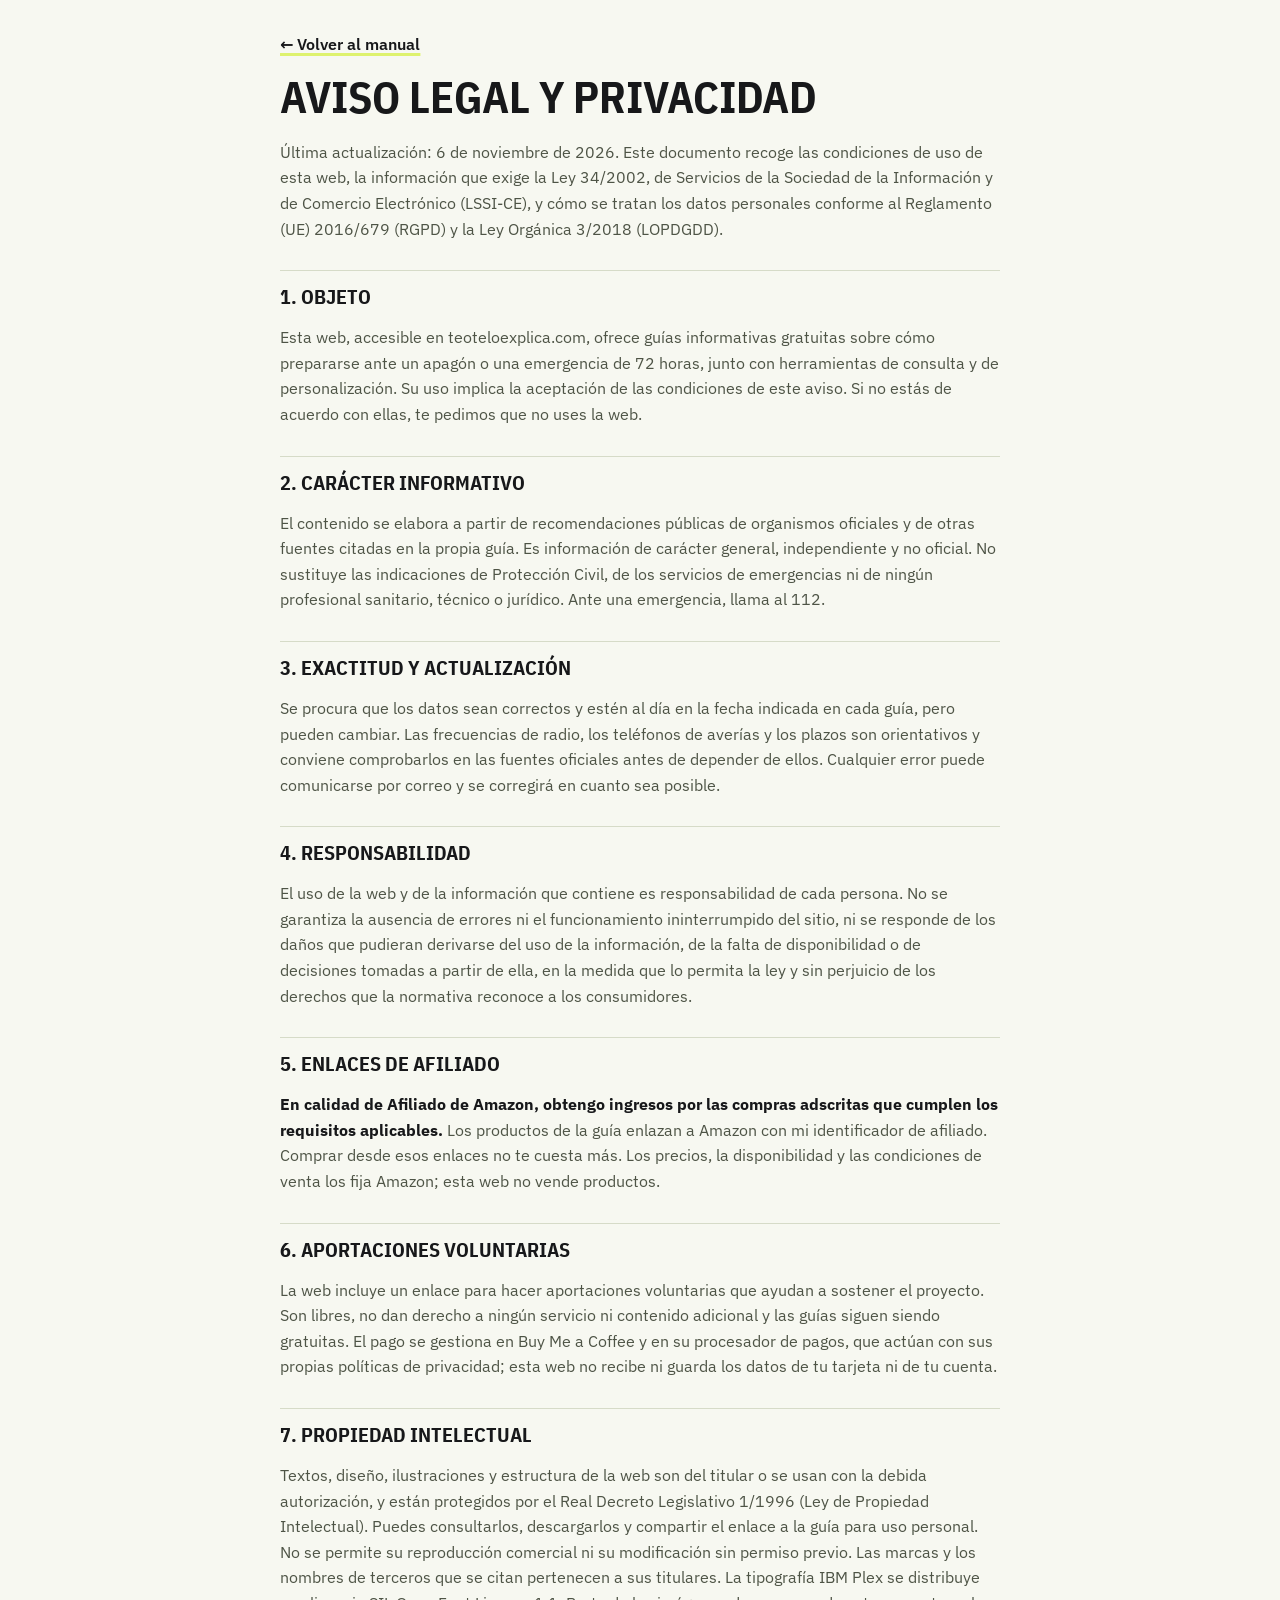
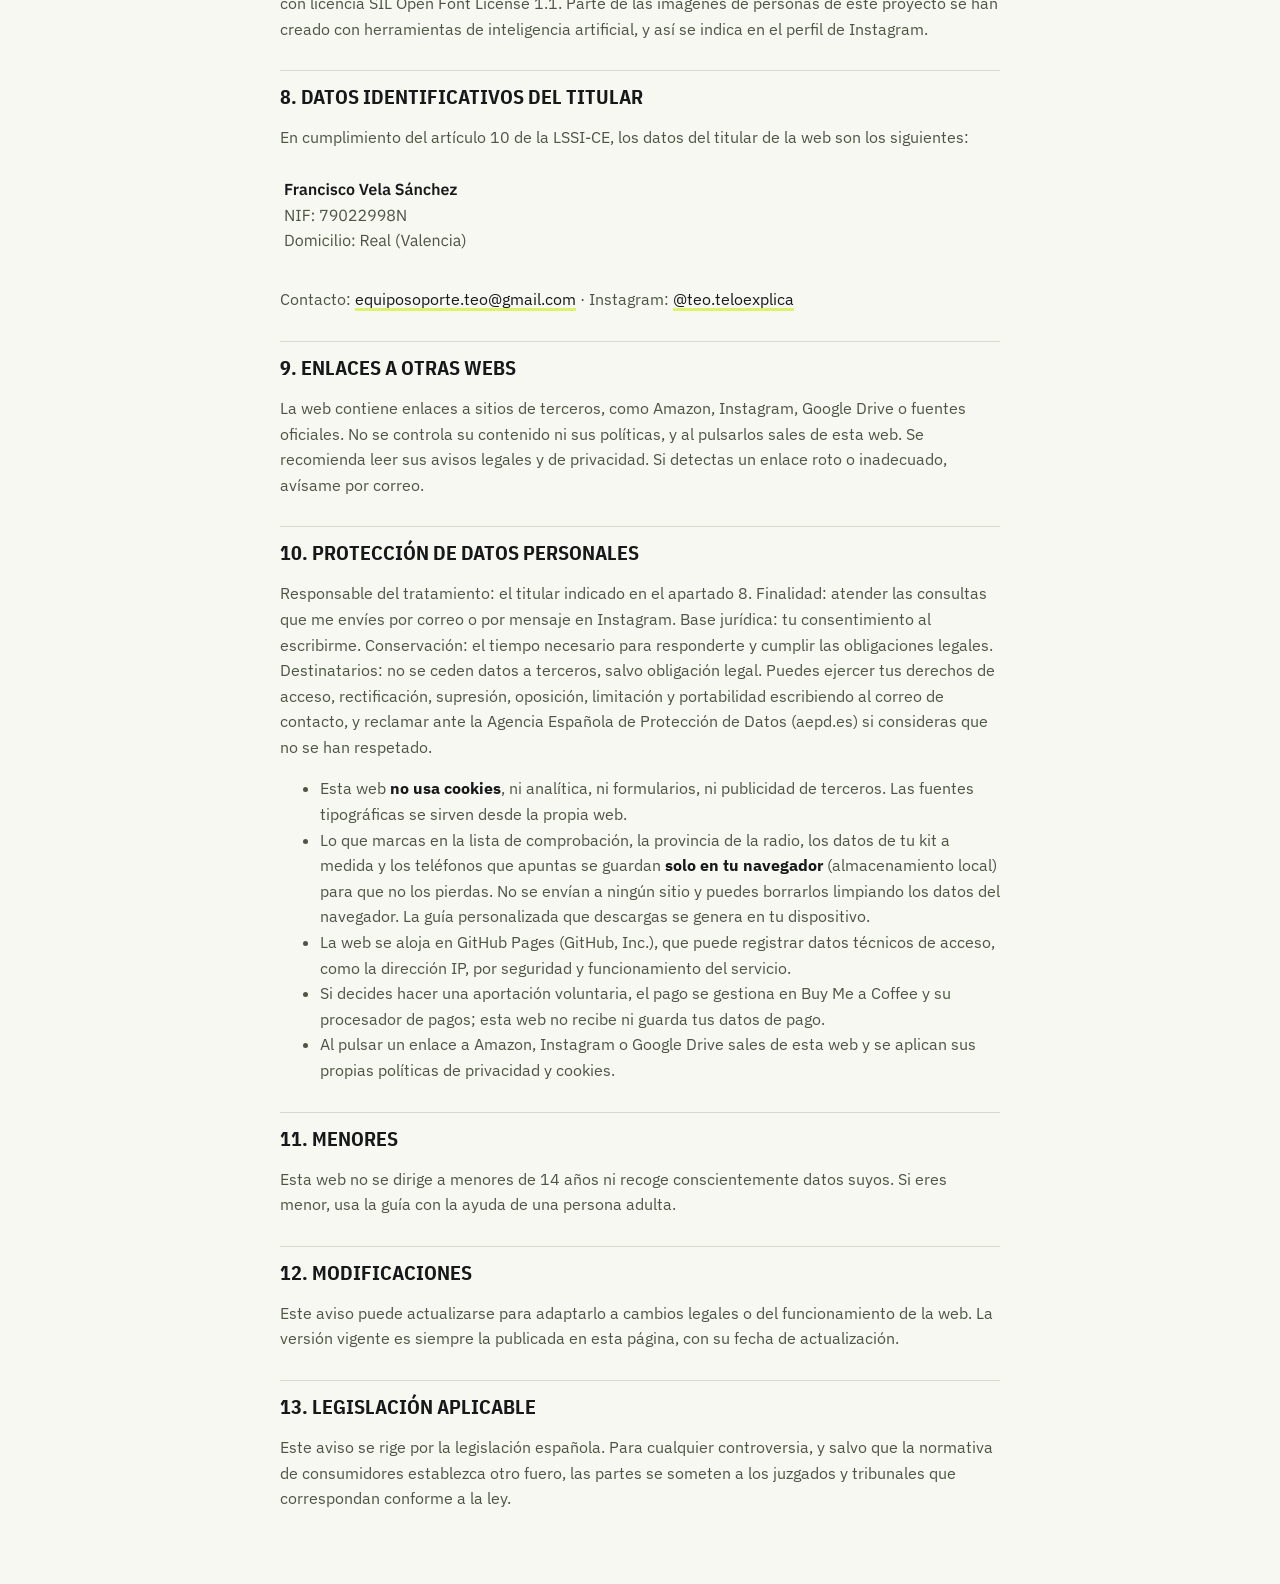
<file: aviso-legal.html>
<!doctype html>
<html lang="es">
<head>
<meta charset="utf-8">
<meta name="viewport" content="width=device-width, initial-scale=1">
<title>Aviso legal y privacidad | Teo te lo explica</title>
<meta name="robots" content="noindex">
<link rel="stylesheet" href="fonts/fonts.css">
<style>
:root { --fondo: #F7F8F1; --tinta: #17181A; --suave: #4E5446; --linea: #D6DBC8; --lima: #DEF26E; color-scheme: light; }
html, body { margin: 0; }
body { background: var(--fondo); color: var(--tinta); font: 16px/1.6 "IBM Plex Sans", system-ui, sans-serif; }
main { max-width: 720px; margin: 0 auto; padding: 32px max(18px, env(safe-area-inset-left, 0px)) 56px; }
h1 { font: 700 clamp(30px, 7vw, 44px)/1.05 "IBM Plex Sans Condensed", "IBM Plex Sans", sans-serif; text-transform: uppercase; margin: 8px 0 20px; }
h2 { font: 700 20px/1.2 "IBM Plex Sans Condensed", "IBM Plex Sans", sans-serif; text-transform: uppercase; margin: 28px 0 8px; padding-top: 14px; border-top: 1px solid var(--linea); }
p, li { color: var(--suave); }
strong { color: var(--tinta); }
a { color: var(--tinta); text-decoration-color: var(--lima); text-decoration-thickness: 3px; text-underline-offset: 3px; }
.volver { display: inline-block; font-weight: 600; margin-bottom: 8px; }
</style>
</head>
<body>
<main>
  <a class="volver" href="apagon.html">← Volver al manual</a>
  <h1>Aviso legal y privacidad</h1>
  <p>Última actualización: 6 de noviembre de 2026. Este documento recoge las condiciones de uso de esta web, la información que exige la Ley 34/2002, de Servicios de la Sociedad de la Información y de Comercio Electrónico (LSSI-CE), y cómo se tratan los datos personales conforme al Reglamento (UE) 2016/679 (RGPD) y la Ley Orgánica 3/2018 (LOPDGDD).</p>

  <h2>1. Objeto</h2>
  <p>Esta web, accesible en teoteloexplica.com, ofrece guías informativas gratuitas sobre cómo prepararse ante un apagón o una emergencia de 72 horas, junto con herramientas de consulta y de personalización. Su uso implica la aceptación de las condiciones de este aviso. Si no estás de acuerdo con ellas, te pedimos que no uses la web.</p>

  <h2>2. Carácter informativo</h2>
  <p>El contenido se elabora a partir de recomendaciones públicas de organismos oficiales y de otras fuentes citadas en la propia guía. Es información de carácter general, independiente y no oficial. No sustituye las indicaciones de Protección Civil, de los servicios de emergencias ni de ningún profesional sanitario, técnico o jurídico. Ante una emergencia, llama al 112.</p>

  <h2>3. Exactitud y actualización</h2>
  <p>Se procura que los datos sean correctos y estén al día en la fecha indicada en cada guía, pero pueden cambiar. Las frecuencias de radio, los teléfonos de averías y los plazos son orientativos y conviene comprobarlos en las fuentes oficiales antes de depender de ellos. Cualquier error puede comunicarse por correo y se corregirá en cuanto sea posible.</p>

  <h2>4. Responsabilidad</h2>
  <p>El uso de la web y de la información que contiene es responsabilidad de cada persona. No se garantiza la ausencia de errores ni el funcionamiento ininterrumpido del sitio, ni se responde de los daños que pudieran derivarse del uso de la información, de la falta de disponibilidad o de decisiones tomadas a partir de ella, en la medida que lo permita la ley y sin perjuicio de los derechos que la normativa reconoce a los consumidores.</p>

  <h2>5. Enlaces de afiliado</h2>
  <p><strong>En calidad de Afiliado de Amazon, obtengo ingresos por las compras adscritas que cumplen los requisitos aplicables.</strong> Los productos de la guía enlazan a Amazon con mi identificador de afiliado. Comprar desde esos enlaces no te cuesta más. Los precios, la disponibilidad y las condiciones de venta los fija Amazon; esta web no vende productos.</p>

  <h2>6. Aportaciones voluntarias</h2>
  <p>La web incluye un enlace para hacer aportaciones voluntarias que ayudan a sostener el proyecto. Son libres, no dan derecho a ningún servicio ni contenido adicional y las guías siguen siendo gratuitas. El pago se gestiona en Buy Me a Coffee y en su procesador de pagos, que actúan con sus propias políticas de privacidad; esta web no recibe ni guarda los datos de tu tarjeta ni de tu cuenta.</p>

  <h2>7. Propiedad intelectual</h2>
  <p>Textos, diseño, ilustraciones y estructura de la web son del titular o se usan con la debida autorización, y están protegidos por el Real Decreto Legislativo 1/1996 (Ley de Propiedad Intelectual). Puedes consultarlos, descargarlos y compartir el enlace a la guía para uso personal. No se permite su reproducción comercial ni su modificación sin permiso previo. Las marcas y los nombres de terceros que se citan pertenecen a sus titulares. La tipografía IBM Plex se distribuye con licencia SIL Open Font License 1.1. Parte de las imágenes de personas de este proyecto se han creado con herramientas de inteligencia artificial, y así se indica en el perfil de Instagram.</p>

  <h2>8. Datos identificativos del titular</h2>
  <p>En cumplimiento del artículo 10 de la LSSI-CE, los datos del titular de la web son los siguientes:</p>
  <p><img src="datos.png" width="191" height="97" alt="Datos del titular (nombre, NIF y domicilio)"></p>
  <p>Contacto: <a href="mailto:equiposoporte.teo@gmail.com">equiposoporte.teo@gmail.com</a> · Instagram: <a href="https://www.instagram.com/teo.teloexplica/" rel="noopener">@teo.teloexplica</a></p>

  <h2>9. Enlaces a otras webs</h2>
  <p>La web contiene enlaces a sitios de terceros, como Amazon, Instagram, Google Drive o fuentes oficiales. No se controla su contenido ni sus políticas, y al pulsarlos sales de esta web. Se recomienda leer sus avisos legales y de privacidad. Si detectas un enlace roto o inadecuado, avísame por correo.</p>

  <h2>10. Protección de datos personales</h2>
  <p>Responsable del tratamiento: el titular indicado en el apartado 8. Finalidad: atender las consultas que me envíes por correo o por mensaje en Instagram. Base jurídica: tu consentimiento al escribirme. Conservación: el tiempo necesario para responderte y cumplir las obligaciones legales. Destinatarios: no se ceden datos a terceros, salvo obligación legal. Puedes ejercer tus derechos de acceso, rectificación, supresión, oposición, limitación y portabilidad escribiendo al correo de contacto, y reclamar ante la Agencia Española de Protección de Datos (aepd.es) si consideras que no se han respetado.</p>
  <ul>
    <li>Esta web <strong>no usa cookies</strong>, ni analítica, ni formularios, ni publicidad de terceros. Las fuentes tipográficas se sirven desde la propia web.</li>
    <li>Lo que marcas en la lista de comprobación, la provincia de la radio, los datos de tu kit a medida y los teléfonos que apuntas se guardan <strong>solo en tu navegador</strong> (almacenamiento local) para que no los pierdas. No se envían a ningún sitio y puedes borrarlos limpiando los datos del navegador. La guía personalizada que descargas se genera en tu dispositivo.</li>
    <li>La web se aloja en GitHub Pages (GitHub, Inc.), que puede registrar datos técnicos de acceso, como la dirección IP, por seguridad y funcionamiento del servicio.</li>
    <li>Si decides hacer una aportación voluntaria, el pago se gestiona en Buy Me a Coffee y su procesador de pagos; esta web no recibe ni guarda tus datos de pago.</li>
    <li>Al pulsar un enlace a Amazon, Instagram o Google Drive sales de esta web y se aplican sus propias políticas de privacidad y cookies.</li>
  </ul>

  <h2>11. Menores</h2>
  <p>Esta web no se dirige a menores de 14 años ni recoge conscientemente datos suyos. Si eres menor, usa la guía con la ayuda de una persona adulta.</p>

  <h2>12. Modificaciones</h2>
  <p>Este aviso puede actualizarse para adaptarlo a cambios legales o del funcionamiento de la web. La versión vigente es siempre la publicada en esta página, con su fecha de actualización.</p>

  <h2>13. Legislación aplicable</h2>
  <p>Este aviso se rige por la legislación española. Para cualquier controversia, y salvo que la normativa de consumidores establezca otro fuero, las partes se someten a los juzgados y tribunales que correspondan conforme a la ley.</p>
</main>
</body>
</html>
</file>
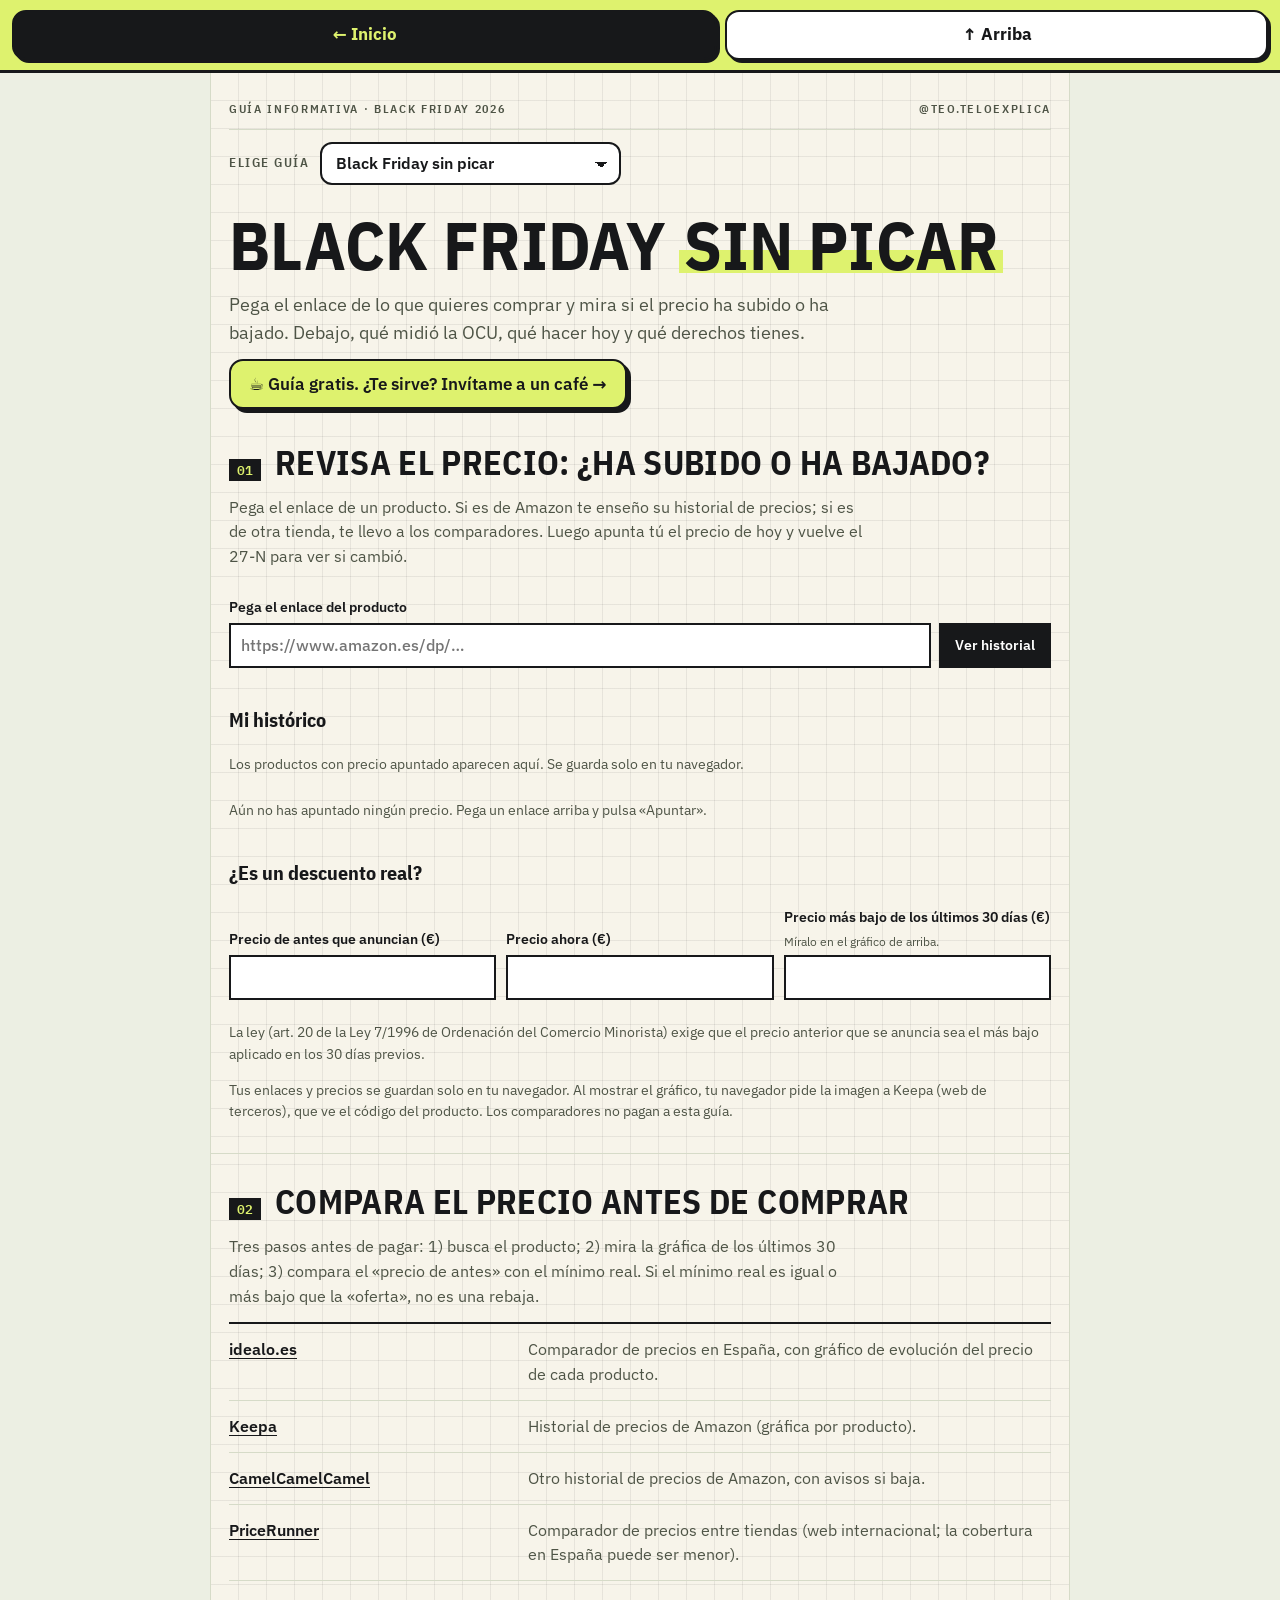
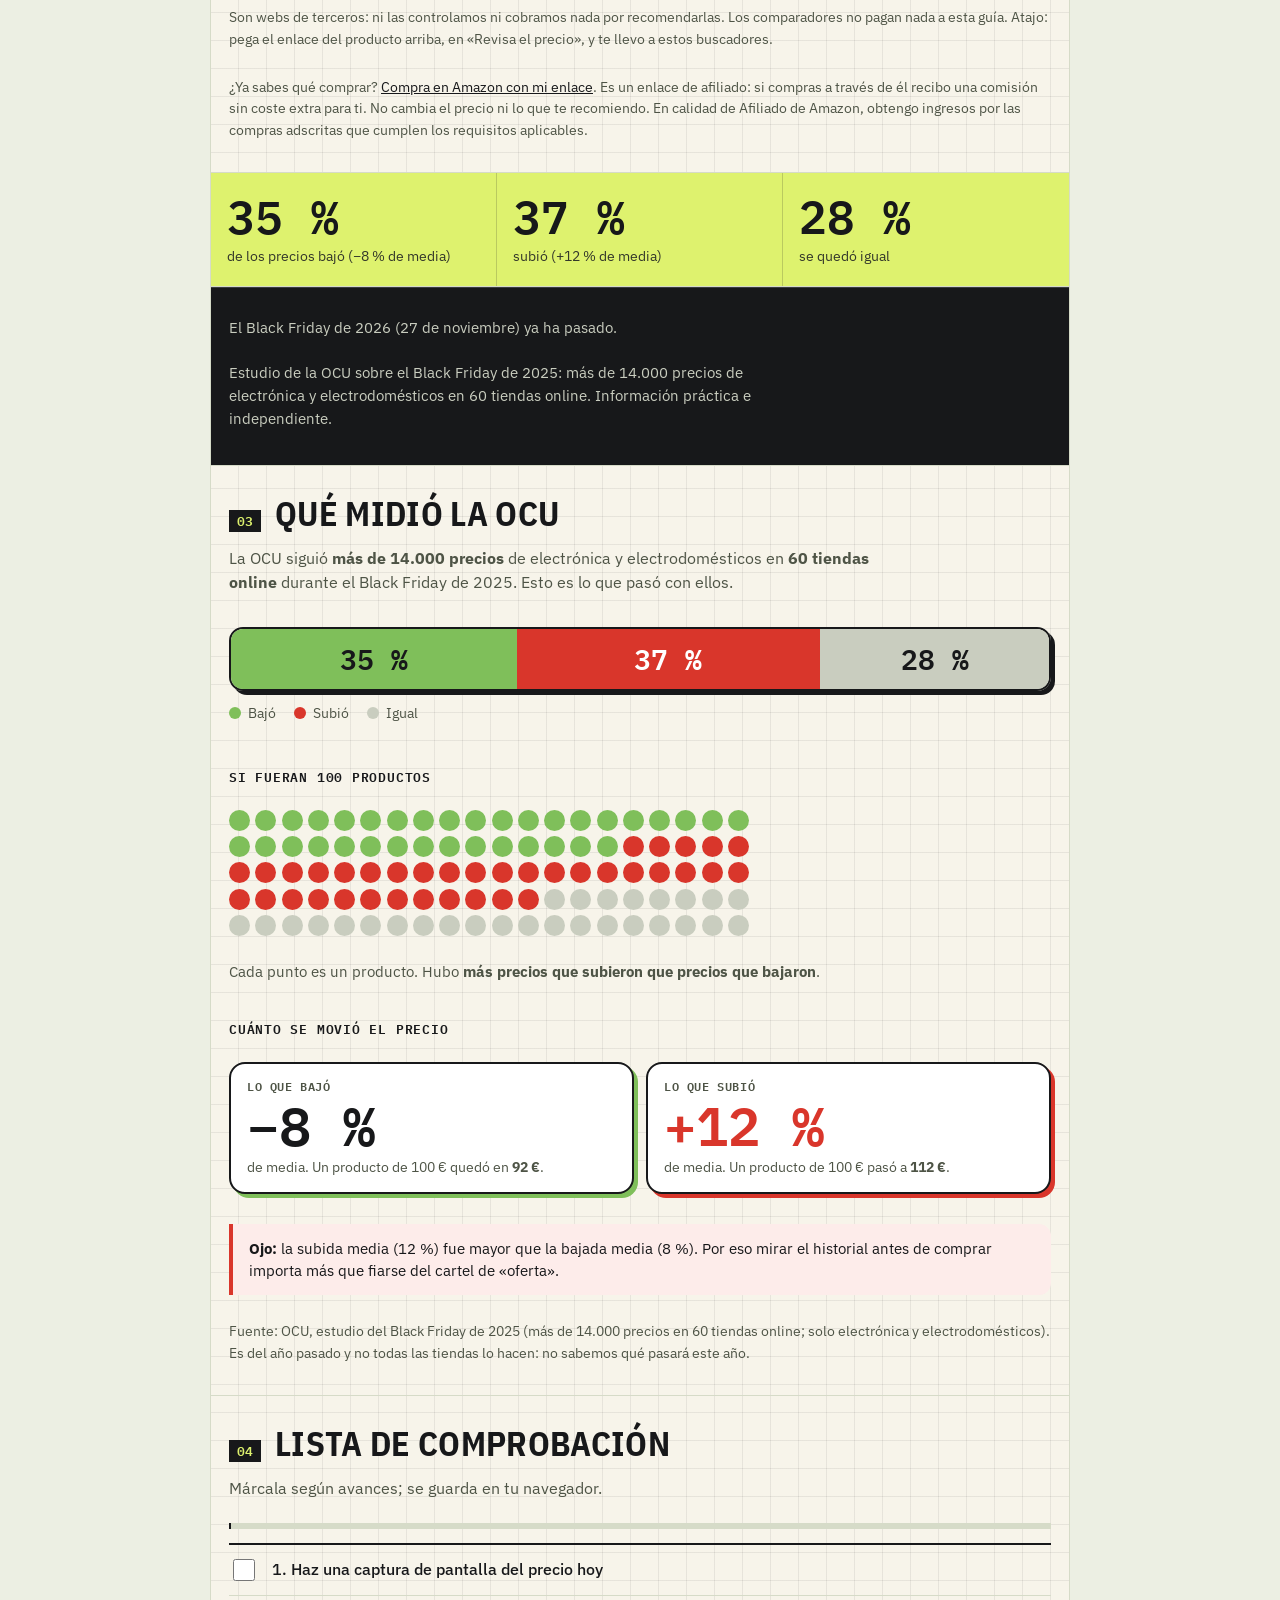
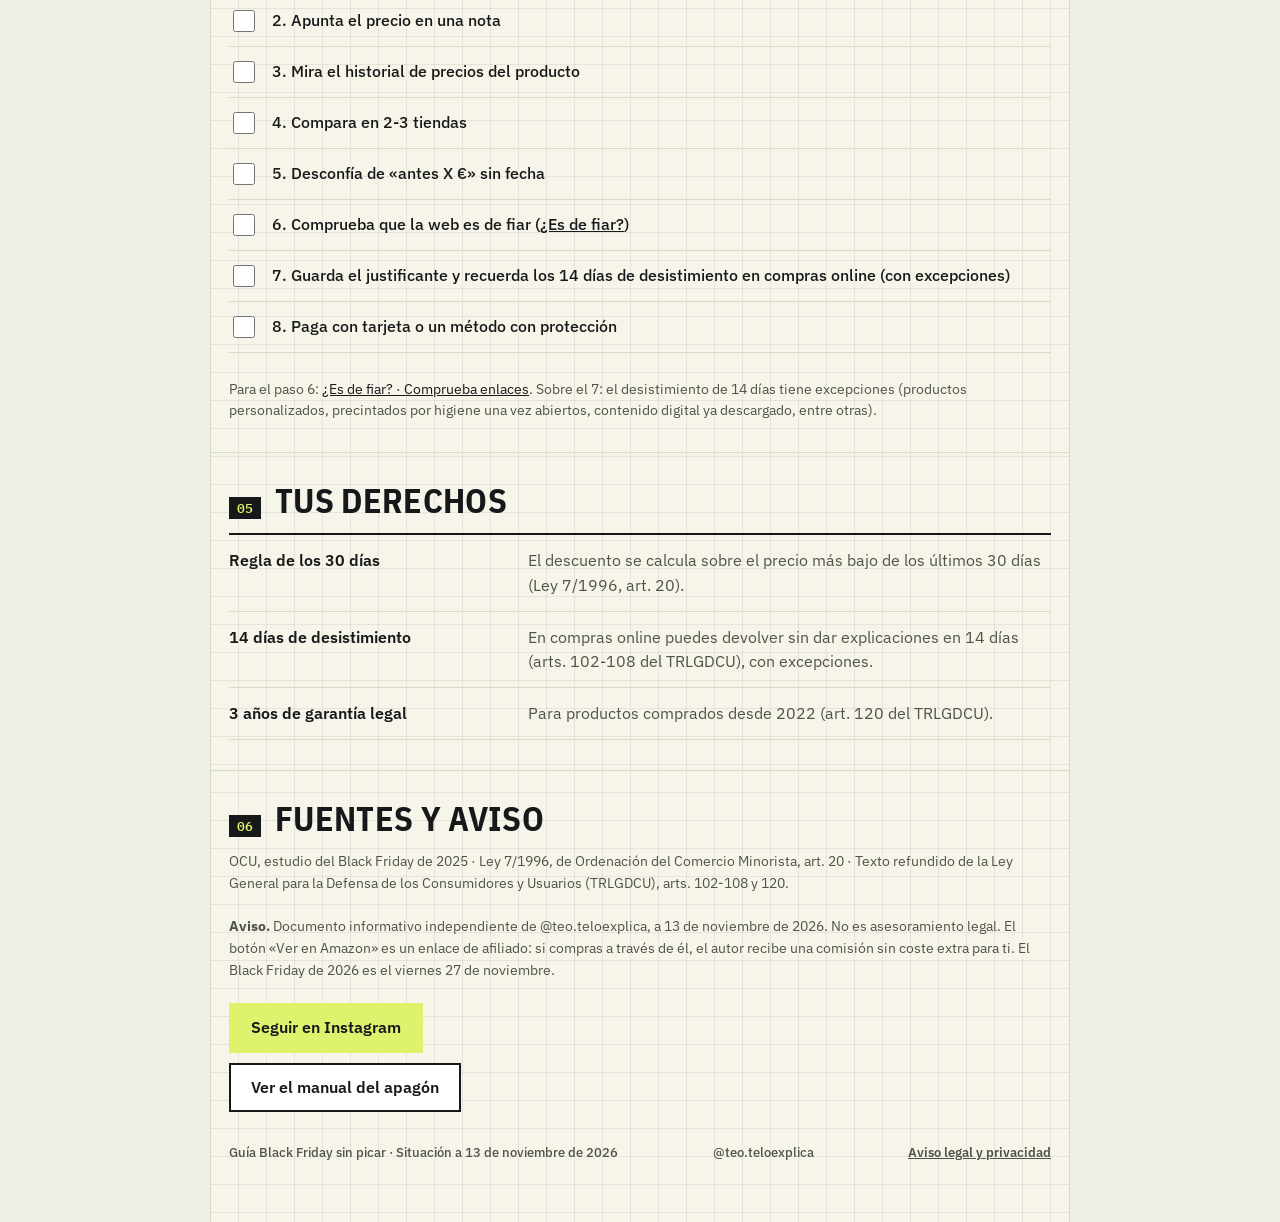
<file: black-friday.html>
<!doctype html>
<html lang="es">
<head>
<meta charset="utf-8">
<meta name="viewport" content="width=device-width, initial-scale=1, viewport-fit=cover">
<title>Black Friday sin picar · Guía | Teo te lo explica</title>
<meta name="description" content="Guía para no picar en el Black Friday 2026: lo que midió la OCU, lista de comprobación, apunta tus precios y tus derechos (30 días, 14 días, 3 años). Por @teo.teloexplica.">
<link rel="canonical" href="https://teoteloexplica.com/black-friday.html">
<meta property="og:type" content="website">
<meta property="og:title" content="Black Friday sin picar">
<meta property="og:description" content="Más de uno de cada tres precios subió el año pasado. Guía práctica de @teo.teloexplica.">
<meta property="og:url" content="https://teoteloexplica.com/black-friday.html">
<meta property="og:image" content="https://teoteloexplica.com/og.jpg">
<meta property="og:image:width" content="1200">
<meta property="og:image:height" content="630">
<meta property="og:image:alt" content="Guía Black Friday sin picar de Teo te lo explica">
<meta property="og:locale" content="es_ES">
<meta name="twitter:card" content="summary_large_image">
<link rel="icon" type="image/png" href="favicon.png">
<link rel="apple-touch-icon" href="apple-touch-icon.png">
<meta name="theme-color" content="#F7F8F1">
<link rel="stylesheet" href="fonts/fonts.css">
<style>html, body { margin: 0; } [hidden] { display: none !important; } .pie a { color: inherit; }</style>
<style>

/* Concepto: manual de preparación civil. Columna de documento sobre fondo gris azulado, portada en azul noche, un solo acento de señalización (naranja) y números en mono.
   Una sola apariencia a propósito: parece papel impreso y se parece a su PDF. */
:root {
  --fondo: #ECEFE3;
  --papel: #FFFFFF;
  --noche: #17181A;
  --noche-2: #2A2C2F;
  --tinta: #17181A;
  --suave: #4E5446;
  --linea: #D6DBC8;
  --aviso: #D9362B;
  --lima: #DEF26E;
  --lima-osc: #CBE24F;
  --claro: #F7F8F1;
  --aviso-fondo: #FDECEA;
  --sans: "IBM Plex Sans", "Inter", system-ui, -apple-system, "Segoe UI", sans-serif;
  --cond: "IBM Plex Sans Condensed", "IBM Plex Sans", "Arial Narrow", sans-serif;
  --mono: "IBM Plex Mono", ui-monospace, "SFMono-Regular", Menlo, monospace;
  color-scheme: light;
}
* { box-sizing: border-box; }
body { background: var(--fondo); color: var(--tinta); font-family: var(--sans); font-size: 16px; line-height: 1.55; }
a { color: var(--noche); }
.doc { max-width: 860px; margin: 0 auto; background: var(--papel); border-left: 1px solid var(--linea); border-right: 1px solid var(--linea); min-height: 100vh; }
.in { padding-left: max(18px, env(safe-area-inset-left, 0px)); padding-right: max(18px, env(safe-area-inset-right, 0px)); }
.cover { background: var(--noche); color: #fff; padding-block: 28px 34px; }
.cover .top { display: flex; justify-content: space-between; gap: 12px; flex-wrap: wrap; font: 600 12px/1.3 var(--cond); letter-spacing: .14em; text-transform: uppercase; color: #B9BDB0; border-bottom: 1px solid #3A3D40; padding-bottom: 12px; }
.cover h1 { font: 700 clamp(38px, 8.4vw, 68px)/1 var(--cond); text-transform: uppercase; letter-spacing: .005em; margin: 26px 0 12px; text-wrap: balance; }
.cover h1 span { color: var(--lima); }
.cover .lead { margin: 0; max-width: 58ch; font-size: 18px; color: #E4E7DC; }
.meta { display: grid; grid-template-columns: repeat(auto-fit, minmax(150px, 1fr)); gap: 14px 22px; margin-top: 26px; padding-top: 18px; border-top: 1px solid #3A3D40; }
.meta div { min-width: 0; }
.meta dt { font: 600 11px/1.3 var(--cond); letter-spacing: .14em; text-transform: uppercase; color: #A9AE9C; }
.meta dd { margin: 3px 0 0; font-size: 15px; font-weight: 500; }
.acciones { display: grid; gap: 10px; margin-top: 26px; max-width: 520px; }
.btn { display: block; text-align: center; text-decoration: none; font: 700 16px/1.2 var(--sans); padding: 15px 18px; background: var(--lima); color: var(--tinta); border: 2px solid var(--lima); }
.btn:hover { background: var(--lima-osc); border-color: var(--lima-osc); }
.btn.sec { background: transparent; color: #fff; border-color: #6B6F66; }
.btn.sec:hover { background: var(--noche-2); }
.btn.buy { background: #fff; color: var(--tinta); border-color: #fff; }
.btn.buy:hover { background: #F1F4E6; border-color: #F1F4E6; }
.btn:focus-visible, a:focus-visible, input:focus-visible, button:focus-visible { outline: 3px solid var(--aviso); outline-offset: 3px; }
.acciones small { color: #B9BDB0; font-size: 13px; line-height: 1.45; }
.acciones small a { color: #fff; }
.cifras { display: grid; grid-template-columns: repeat(3, 1fr); background: var(--lima); border-bottom: 1px solid var(--linea); }
.cifras div { padding: 20px 16px; border-right: 1px solid rgba(23, 24, 26, .18); min-width: 0; }
.cifras div:last-child { border-right: 0; }
.cifras b { display: block; font: 600 clamp(30px, 6.5vw, 46px)/1 var(--mono); color: var(--noche); font-variant-numeric: tabular-nums; }
.cifras span { display: block; margin-top: 8px; font-size: 14px; color: #33372A; line-height: 1.35; }
main { display: grid; gap: 0; }
section { padding-block: 30px; border-bottom: 1px solid var(--linea); display: grid; gap: 14px; }
.cab { display: flex; align-items: baseline; gap: 14px; }
.doc { counter-reset: sec; }
main > section { counter-increment: sec; }
.cab .num::before { content: counter(sec, decimal-leading-zero); }
.cab .num { font: 600 13px/1 var(--mono); color: var(--lima); background: var(--noche); padding: 5px 8px 4px; flex: none; }
h2 { margin: 0; font: 700 clamp(26px, 5.4vw, 34px)/1.05 var(--cond); text-transform: uppercase; letter-spacing: .01em; color: var(--noche); text-wrap: balance; }
.intro { margin: 0; color: var(--suave); max-width: 64ch; }
.filas { border-top: 2px solid var(--noche); }
.fila { display: grid; grid-template-columns: minmax(0, 1fr) minmax(0, 1.9fr); gap: 4px 24px; padding: 13px 0; border-bottom: 1px solid var(--linea); }
.fila b { font-weight: 600; }
.fila span { color: var(--suave); }
.aviso { background: var(--aviso-fondo); border-left: 5px solid var(--aviso); padding: 14px 16px; font-size: 15px; }
.aviso b { color: var(--aviso); text-transform: uppercase; letter-spacing: .06em; font: 700 12px/1 var(--cond); display: block; margin-bottom: 5px; }
.calc { border: 1px solid var(--linea); background: var(--claro); padding: 18px; display: grid; gap: 14px; }
.calc label { font-weight: 600; }
.stepper { display: flex; align-items: center; gap: 8px; }
.stepper button { width: 46px; height: 46px; font: 600 22px/1 var(--sans); background: var(--papel); border: 1px solid var(--noche); color: var(--noche); cursor: pointer; }
.stepper button:hover { background: var(--noche); color: #fff; }
.stepper input { width: 76px; height: 46px; text-align: center; font: 600 22px/1 var(--mono); border: 1px solid var(--noche); background: var(--papel); color: var(--tinta); }
.resultado { display: flex; align-items: baseline; gap: 10px; flex-wrap: wrap; }
.resultado b { font: 600 clamp(40px, 9vw, 58px)/1 var(--mono); color: var(--noche); font-variant-numeric: tabular-nums; }
.nota { font-size: 14px; color: var(--suave); margin: 0; }
.equipo a.fila { text-decoration: none; color: inherit; grid-template-columns: minmax(0, 1fr) auto; align-items: center; }
.equipo a.fila:hover { background: #F3F6FA; }
.equipo small { display: block; color: var(--suave); font-size: 14px; }
.equipo em { font: 600 12px/1 var(--cond); letter-spacing: .1em; text-transform: uppercase; font-style: normal; color: var(--aviso); border: 1px solid var(--aviso); padding: 7px 9px; white-space: nowrap; }
.publi { font: 700 11px/1 var(--cond); letter-spacing: .14em; text-transform: uppercase; color: var(--suave); border: 1px solid var(--linea); padding: 4px 7px; justify-self: start; }
.lista { display: grid; gap: 0; border-top: 2px solid var(--noche); }
.lista label { display: flex; gap: 14px; align-items: center; padding: 11px 0; border-bottom: 1px solid var(--linea); cursor: pointer; font-weight: 500; }
.lista input { width: 22px; height: 22px; accent-color: var(--noche); flex: none; }
.lista label:has(input:checked) { color: var(--suave); text-decoration: line-through; text-decoration-color: var(--linea); }
.progreso { font: 600 14px/1 var(--mono); color: var(--noche); }
.fuentes { font-size: 14px; color: var(--suave); }
.fuentes a { font-weight: 600; }
.fuentes p { margin: 0 0 8px; }
.pie { display: flex; justify-content: space-between; gap: 10px 20px; flex-wrap: wrap; padding-block: 18px 30px; font: 500 13px/1.4 var(--sans); color: var(--suave); }
.seguir { display: grid; gap: 10px; justify-items: start; }
.seguir .btn { display: inline-block; padding: 13px 20px; }
@media (max-width: 560px) {
  .fila { grid-template-columns: 1fr; }
  .cifras { grid-template-columns: 1fr; }
  .cifras div { border-right: 0; border-bottom: 1px solid rgba(23, 24, 26, .18); display: flex; align-items: baseline; gap: 14px; }
  .cifras div:last-child { border-bottom: 0; }
  .cifras span { margin-top: 0; }
  .cifras b { flex: none; min-width: 4ch; white-space: nowrap; }
  .equipo em { display: none; }
  .equipo a.fila { grid-template-columns: 1fr; }
}
.tienda { display: grid; grid-template-columns: repeat(5, minmax(0, 1fr)); gap: 12px; }
.tile { display: grid; align-content: start; gap: 6px; padding: 16px 14px 14px; border: 1px solid var(--linea); background: var(--claro); text-decoration: none; color: var(--tinta); }
.tile svg { background: #fff; border: 1px solid var(--linea); padding: 8px; width: 72px; height: 72px; margin-bottom: 6px; }
.tile b { font-weight: 600; line-height: 1.25; }
.tile small { color: var(--suave); font-size: 13.5px; line-height: 1.4; }
.tile .comprar { margin-top: 8px; background: var(--lima); color: var(--tinta); font: 700 14px/1.2 var(--sans); padding: 12px 10px; text-align: center; border: 2px solid var(--tinta); }
.tile .comprar i { font-style: normal; }
.tile:hover { border-color: var(--noche); background: #fff; }
.tile:hover .comprar { background: var(--lima-osc); }
.todo { display: flex; align-items: center; justify-content: space-between; gap: 14px; background: var(--noche); color: #fff; padding: 16px 18px; text-decoration: none; }
.todo b { display: block; font-size: 18px; }
.todo small { color: #B7C6D9; font-size: 14px; }
.todo em { flex: none; font: 700 14px/1 var(--sans); font-style: normal; background: var(--aviso); padding: 12px 14px; }
.todo:hover { background: var(--noche-2); }
.equipo .todo em { color: #fff; border: 0; letter-spacing: 0; text-transform: none; font-size: 14px; padding: 12px 14px; }
@media (max-width: 860px) { .tienda { grid-template-columns: repeat(3, minmax(0, 1fr)); } }
@media (max-width: 560px) { .tienda { grid-template-columns: repeat(2, minmax(0, 1fr)); } }
@media (max-width: 420px) { .todo { flex-direction: column; align-items: flex-start; } }
.cesta { display: grid; grid-template-columns: minmax(0, 1fr) auto; gap: 14px 20px; align-items: center; background: var(--noche); color: #fff; padding: 20px; }
.cesta-tx b { display: block; font: 700 clamp(20px, 4vw, 24px)/1.15 var(--cond); text-transform: uppercase; letter-spacing: .02em; }
.cesta-tx small { display: block; color: #C6CABB; font-size: 14px; margin-top: 4px; max-width: 52ch; }
.cesta-btn { background: var(--lima); color: var(--tinta); text-decoration: none; font: 700 17px/1.2 var(--sans); padding: 16px 20px; text-align: center; border: 2px solid var(--lima); }
.cesta-btn:hover { background: var(--lima-osc); border-color: var(--lima-osc); }
.cesta details { grid-column: 1 / -1; font-size: 14px; color: #C6CABB; }
.cesta summary { cursor: pointer; color: #fff; font-weight: 600; }
.cesta ol { margin: 8px 0; padding-left: 20px; columns: 2; column-gap: 24px; }
.cesta details p { margin: 0; }
@media (max-width: 600px) { .cesta { grid-template-columns: 1fr; } .cesta ol { columns: 1; } }
.compra1 { display: grid; grid-template-columns: minmax(0, 1fr) auto; gap: 14px 20px; align-items: center; background: #fff; color: var(--tinta); text-decoration: none; padding-block: 20px; padding-left: max(18px, env(safe-area-inset-left, 0px)); padding-right: max(18px, env(safe-area-inset-right, 0px)); border-bottom: 4px solid var(--tinta); }
.c1-tx { display: grid; gap: 4px; min-width: 0; }
.c1-tx b { font: 700 clamp(24px, 5.2vw, 32px)/1.05 var(--cond); text-transform: uppercase; letter-spacing: .01em; }
.c1-tx small { color: var(--suave); font-size: 15px; }
.c1-publi { margin-bottom: 4px; }
.c1-btn { background: var(--tinta); color: var(--lima); font: 700 17px/1.2 var(--sans); padding: 16px 20px; text-align: center; white-space: nowrap; }
.c1-btn i { font-style: normal; }
.compra1:hover .c1-btn { background: var(--noche-2); }
.compra1:focus-visible { outline: 3px solid var(--aviso); outline-offset: -3px; }
@media (max-width: 600px) { .compra1 { grid-template-columns: 1fr; } .c1-btn { white-space: normal; } }
/* Movimiento: todo es visible en reposo; las animaciones solo añaden entrada y énfasis. */
@media (prefers-reduced-motion: no-preference) {
  .cover .top, .cover h1, .cover .lead, .cover .meta, .cover .acciones { animation: subir .7s cubic-bezier(.2, .7, .2, 1) both; }
  .cover h1 { animation-delay: .08s; }
  .cover .lead { animation-delay: .16s; }
  .cover .meta { animation-delay: .24s; }
  .cover .acciones { animation-delay: .32s; }
  .cover h1 span { display: inline-block; animation: subir .7s .08s cubic-bezier(.2, .7, .2, 1) both; }
  .entra { animation: subir .6s cubic-bezier(.2, .7, .2, 1) both; }
  .tile { transition: transform .2s ease, box-shadow .2s ease, border-color .2s ease, background .2s ease; }
  .tile:hover { transform: translateY(-4px); box-shadow: 0 10px 22px rgba(23, 24, 26, .12); }
  .tile:hover svg { animation: bote .5s ease; }
  .tile .comprar, .btn, .c1-btn { transition: transform .15s ease, background .15s ease; }
  .tile:active .comprar, .btn:active, .compra1:active .c1-btn { transform: scale(.97); }
  .c1-btn { position: relative; overflow: hidden; }
  .c1-btn::after { content: ""; position: absolute; inset: 0; background: linear-gradient(100deg, transparent 30%, rgba(222, 242, 110, .35) 50%, transparent 70%); transform: translateX(-120%); animation: barrido 3.6s 1.2s ease-in-out infinite; }
  .compra1 .c1-btn i { display: inline-block; animation: flecha 1.6s 1.4s ease-in-out infinite; }
  .resultado b.cambia { animation: pop .35s ease; }
  .lista input:checked { animation: pop .3s ease; }
}
@keyframes subir { from { transform: translateY(18px); opacity: .35; } to { transform: none; opacity: 1; } }
@keyframes brillo { 50% { filter: drop-shadow(0 0 10px rgba(222, 242, 110, .55)); } }
@keyframes bote { 40% { transform: translateY(-5px) rotate(-3deg); } 70% { transform: translateY(1px); } }
@keyframes barrido { 0%, 55% { transform: translateX(-120%); } 85%, 100% { transform: translateX(120%); } }
@keyframes flecha { 0%, 100% { transform: none; } 50% { transform: translateY(4px); } }
@keyframes pop { 50% { transform: scale(1.18); } }
.barra { height: 6px; background: var(--linea); margin-top: 8px; overflow: hidden; }
.barra i { display: block; height: 100%; width: 0; background: var(--lima); border-right: 2px solid var(--tinta); transition: width .4s ease; }
/* Portada clara y escaparate: aire, tarjetas suaves, un color por pieza */
.cover { background: var(--claro); color: var(--tinta); padding-block-end: 4px; }
.cover .top { color: var(--suave); border-bottom-color: var(--linea); }
.cover .lead { color: var(--suave); }
.cover h1 span { color: var(--tinta); background: linear-gradient(var(--lima), var(--lima)) left 88% / 100% 34% no-repeat; padding-inline: .06em; }
.kit { background: var(--claro); padding-block: 26px 40px; border-bottom: 1px solid var(--linea); }
.kit .in { display: grid; }
.kit-cab { display: grid; gap: 8px; }
.kit h2 { margin: 0; font: 700 clamp(30px, 7vw, 44px)/1 var(--cond); text-transform: uppercase; }
.kit-cab p { margin: 0; color: var(--suave); font-size: 16px; max-width: 46ch; }
.kit-lista { list-style: none; margin: 22px 0 0; padding: 0; display: grid; grid-template-columns: repeat(2, minmax(0, 1fr)); gap: 12px; }
.prod { height: 100%; display: grid; justify-items: center; align-content: start; gap: 6px; text-align: center; padding: 18px 10px 16px; background: #fff; color: var(--tinta); text-decoration: none; border-radius: 18px;
  box-shadow: 0 1px 2px rgba(23, 24, 26, .05), 0 8px 22px rgba(23, 24, 26, .07); }
.prod .ico { width: 72px; height: 72px; border-radius: 50%; display: grid; place-items: center; background: var(--t); margin-bottom: 4px; }
.prod svg { width: 46px; height: 46px; }
.prod b { font: 600 16px/1.2 var(--sans); }
.prod small { color: var(--suave); font-size: 13px; line-height: 1.35; text-wrap: balance; }
.prod .ir { margin-top: 4px; font: 600 13px/1 var(--sans); padding-bottom: 3px; border-bottom: 2px solid var(--lima-osc); }
.prod:focus-visible { outline: 3px solid var(--tinta); outline-offset: 3px; }
.kit-mas { justify-self: center; margin-top: 24px; color: var(--tinta); text-decoration: none; font-weight: 600; padding-bottom: 3px; border-bottom: 2px solid var(--lima-osc); }
@media (min-width: 700px) { .kit-lista { display: flex; flex-wrap: wrap; justify-content: center; gap: 14px; } .kit-lista li { flex: 0 0 calc((100% - 42px) / 4); } .prod { padding-inline: 8px; } }
.divulga { margin: 0; font-size: 13px; line-height: 1.4; color: var(--suave); max-width: 60ch; }
.barra-compra[hidden] { display: none; }
.ficha { background: var(--noche); color: #fff; padding-block: 6px 34px; border-top: 1px solid #3A3D40; }
.ficha .fuente { margin: 22px 0 0; max-width: 58ch; font-size: 15px; color: #C9CDBF; }
.ficha .meta { margin-top: 18px; }
.barra-compra { position: fixed; left: 0; right: 0; bottom: 0; z-index: 20; display: flex; align-items: center; justify-content: space-between; gap: 12px;
  background: var(--noche); color: #fff; border-top: 3px solid var(--lima);
  padding-block: 12px calc(12px + env(safe-area-inset-bottom, 0px)); padding-left: max(16px, env(safe-area-inset-left, 0px)); padding-right: max(16px, env(safe-area-inset-right, 0px)); }
.bc-tx { display: grid; min-width: 0; }
.bc-tx b { font-size: 15px; }
.bc-tx small { color: #C6CABB; font-size: 12px; }
.bc-btn { flex: none; background: var(--lima); color: var(--tinta); text-decoration: none; font: 700 15px/1 var(--sans); padding: 13px 18px; border: 2px solid var(--lima); }
@media (prefers-reduced-motion: no-preference) {
  .prod { transition: transform .25s cubic-bezier(.2, .8, .2, 1), box-shadow .25s ease; animation: subir .7s var(--d) cubic-bezier(.2, .7, .2, 1) both; }
  .prod:hover, .prod:focus-visible { transform: translateY(-5px); box-shadow: 0 2px 4px rgba(23, 24, 26, .06), 0 16px 32px rgba(23, 24, 26, .12); }
  .prod:hover .ico { animation: bote .5s ease; }
  .prod .ir { transition: background .2s ease; }
  .prod:hover .ir { background: var(--lima); }
  .cover h1 span { animation: subir .7s .08s cubic-bezier(.2, .7, .2, 1) both, marca .8s .6s cubic-bezier(.6, 0, .2, 1) both; }
  .kit-cab { animation: subir .7s .2s cubic-bezier(.2, .7, .2, 1) both; }
  .barra-compra { animation: asoma .35s ease both; }
}
@keyframes marca { from { background-size: 0 34%; } to { background-size: 100% 34%; } }
}
@keyframes asoma { from { transform: translateY(100%); } to { transform: none; } }
/* Primera hora: pasos numerados */
.pasos { list-style: none; margin: 0; padding: 0; counter-reset: paso; border-top: 2px solid var(--noche); }
.pasos li { counter-increment: paso; display: grid; grid-template-columns: 34px minmax(0, 1fr); column-gap: 14px; padding: 12px 0; border-bottom: 1px solid var(--linea); }
.pasos li::before { content: counter(paso); grid-row: 1 / span 2; width: 30px; height: 30px; border-radius: 50%; background: var(--lima); color: var(--tinta); display: grid; place-items: center; font: 600 14px/1 var(--mono); }
.pasos b { font-weight: 600; }
.pasos span { color: var(--suave); }
/* Cuánto aguanta la comida */
.nevera { display: grid; grid-template-columns: repeat(3, minmax(0, 1fr)); gap: 12px; }
.nev { background: var(--claro); border: 1px solid var(--linea); border-top: 4px solid var(--lima); padding: 16px 14px; display: grid; align-content: start; gap: 6px; }
.nev b { font: 600 clamp(36px, 8vw, 54px)/1 var(--mono); color: var(--noche); font-variant-numeric: tabular-nums; word-spacing: -.3em; white-space: nowrap; }
.nev span { font-size: 14px; color: var(--suave); line-height: 1.35; }
@media (max-width: 560px) { .nevera { grid-template-columns: 1fr; } .nev { grid-template-columns: 4.2em minmax(0, 1fr); align-items: center; gap: 14px; } }
/* Radio de tu zona */
.radio { background: var(--noche); color: #fff; padding: 18px; display: grid; gap: 14px; border-radius: 14px; }
.radio label { font-weight: 600; }
.radio select { width: 100%; font: 500 17px/1.2 var(--sans); padding: 13px 14px; border-radius: 10px; border: 2px solid var(--lima); background: #fff; color: var(--tinta); }
.dial-cifras { display: flex; gap: 10px 28px; flex-wrap: wrap; align-items: end; min-height: 64px; }
.dial-cifras div { display: grid; gap: 4px; }
.dial-cifras small, .escala-et { font: 600 11px/1 var(--cond); letter-spacing: .14em; text-transform: uppercase; color: #A9AE9C; }
.dial-cifras b { font: 600 clamp(38px, 10vw, 56px)/1 var(--mono); color: var(--lima); font-variant-numeric: tabular-nums; }
.dial-cifras b i { font-style: normal; font-size: .36em; color: #C9CDBF; margin-left: 6px; }
.dial-cifras .vacio b { color: #6B6F66; }
.escala { position: relative; height: 54px; border-radius: 8px; background-color: #1F2124; overflow: hidden;
  background-image: repeating-linear-gradient(90deg, rgba(255, 255, 255, .22) 0 1px, transparent 1px calc(100% / 41)); background-size: 100% 14px; background-repeat: no-repeat; }
.escala span { position: absolute; bottom: 7px; transform: translateX(-50%); font: 500 11px/1 var(--mono); color: #A9AE9C; }
.aguja { position: absolute; top: 0; bottom: 0; left: var(--x, 0%); width: 3px; margin-left: -1.5px; background: var(--lima); box-shadow: 0 0 14px rgba(222, 242, 110, .8); opacity: var(--o, 0); transition: left .9s cubic-bezier(.16, 1, .3, 1), opacity .3s ease; }
.radio .nota { color: #C9CDBF; }
.emisores { display: flex; flex-wrap: wrap; gap: 8px; }
.emisores:empty { display: none; }
.em { display: inline-flex; gap: 8px; align-items: baseline; font: 500 14px/1 var(--sans); padding: 9px 12px; border-radius: 99px; border: 1px solid #4A4D45; background: transparent; color: #fff; cursor: pointer; }
.em b { font: 600 14px/1 var(--mono); color: var(--lima); }
.em[aria-pressed="true"] { background: var(--lima); border-color: var(--lima); color: var(--tinta); }
.em[aria-pressed="true"] b { color: var(--tinta); }
.frec-tabla { display: none; }
/* Teléfonos útiles */
.apunta { display: grid; gap: 10px; border: 1px solid var(--linea); background: var(--claro); padding: 16px; }
.apunta label { display: grid; gap: 4px; font-weight: 600; font-size: 14px; }
.apunta input { font: 500 16px/1.2 var(--sans); padding: 10px 12px; border: 1px solid var(--noche); background: #fff; color: var(--tinta); width: 100%; }
.apunta small { color: var(--suave); font-size: 13px; }
@media print {
  .pasos li { padding: 6px 0; break-inside: avoid; }
  .pasos li::before { -webkit-print-color-adjust: exact; print-color-adjust: exact; width: 22px; height: 22px; font-size: 9pt; }
  .nev { -webkit-print-color-adjust: exact; print-color-adjust: exact; padding: 8px 10px; }
  .nev b { font-size: 26pt; }
  .frec-tabla { display: grid; grid-template-columns: repeat(2, minmax(0, 1fr)); column-gap: 7mm; font-size: 7.8pt; line-height: 1.3; }
  .frec-tabla div { break-inside: avoid; border-bottom: 1px solid var(--linea); padding: 2px 0; }
  .frec-tabla b { font-weight: 700; margin-right: 4px; }
  .frec-tabla span { color: var(--suave); }
  #radio { break-inside: auto; }
  .apunta { padding: 8px 0 0; border: 0; background: none; gap: 8px; }
  .apunta label { grid-template-columns: 52mm 1fr; align-items: end; font-size: 9.5pt; }
  .apunta input { border: 0; border-bottom: 1px solid var(--noche); padding: 2px 0; font-size: 10pt; }
  .apunta small { display: none; }
}
/* Guía personalizada: hoja con los datos que cada uno rellena (imagen o PDF) */
.miguia { display: grid; gap: 10px; border: 2px solid var(--tinta); border-radius: 16px; padding: 18px; background: #fff; }
.miguia > b { font: 700 24px/1.1 var(--cond); text-transform: uppercase; }
.miguia p { margin: 0; color: var(--suave); }
.miguia small { color: var(--suave); font-size: 13px; line-height: 1.45; }
.miguia-bt { display: flex; flex-wrap: wrap; gap: 10px; }
.miguia .btn { cursor: pointer; }
.miguia .sec2 { background: #fff; color: var(--tinta); border-color: var(--tinta); }
.mg-modal { position: fixed; inset: 0; z-index: 60; background: rgba(11, 12, 13, .78); overflow: auto; padding: 18px; }
.mg-modal[hidden] { display: none; }
.mg-caja { max-width: 520px; margin: 0 auto; background: #fff; border-radius: 16px; padding: 16px; display: grid; gap: 12px; position: relative; }
.mg-caja p { margin: 0 40px 0 0; font-size: 15px; color: var(--suave); }
.mg-caja img { width: 100%; height: auto; border: 1px solid var(--linea); border-radius: 10px; }
.mg-x { position: absolute; top: 8px; right: 8px; width: 40px; height: 40px; border: 0; border-radius: 50%; background: var(--claro); font-size: 26px; line-height: 1; cursor: pointer; color: var(--tinta); }
#miPlan { display: none; }
@media print {
  body.plan-print > * { display: none !important; }
  body.plan-print > #miPlan { display: block !important; font: 11pt/1.45 var(--sans); color: var(--tinta); }
  #miPlan h1 { font: 700 26pt/1 var(--cond); text-transform: uppercase; margin: 0 0 2mm; }
  #miPlan .fecha { color: var(--suave); margin: 0 0 5mm; }
  #miPlan h2 { font: 700 13pt/1.1 var(--cond); text-transform: uppercase; margin: 5mm 0 2mm; padding-top: 2mm; border-top: 2px solid var(--tinta); }
  #miPlan ul { margin: 0; padding-left: 5mm; }
  #miPlan li { margin: 1mm 0; break-inside: avoid; }
  #miPlan li small { color: var(--suave); }
  #miPlan .pie2 { margin-top: 6mm; color: var(--suave); font-size: 9pt; }
}
/* Modo presentación (solo pantalla y solo si se permite movimiento; lo activa el script):
   cada página ocupa la pantalla, se queda fija y la siguiente sube por encima mientras la anterior se aleja. */
.sigue, .puntos, .progreso { display: none; }
@media screen {
  .pro body { background: var(--noche); }
  .pro .doc { max-width: none; border: 0; background: transparent; min-height: 0; }
  .pro main { display: contents; }
  .pro .in { padding-left: max(22px, calc((100% - 820px) / 2)); padding-right: max(22px, calc((100% - 820px) / 2)); }
  .pro .pag { position: sticky; top: var(--top, 0px); min-height: 100vh; min-height: 100svh; display: grid; align-content: center; isolation: isolate; overflow: hidden;
    border-radius: 28px 28px 0 0; box-shadow: 0 -16px 44px rgba(0, 0, 0, .28);
    transform-origin: 50% var(--oy, 50%); }
  .pro .velo { position: absolute; inset: 0; z-index: 9; background: #0B0C0D; opacity: 0; pointer-events: none; }
  .pro .pag.mueve { will-change: transform; }
  .pro .pag.mueve > .velo { will-change: opacity; }
  .pro .p-portada:not(.actual) .sigue i { animation-play-state: paused; }
  .pro .p-portada { border-radius: 0; box-shadow: none; background: var(--claro); align-content: start; }
  .pro .p-portada .kit { border-bottom: 0; padding-bottom: 8px; }
  .pro .p-guia { background: var(--noche); }
  .pro .p-guia .ficha { border-top: 0; padding-block: 40px 30px; }
  .pro .p-guia .cifras b { font-size: clamp(44px, 10vw, 72px); word-spacing: -.45em; }
  .pro main > section.pag { background: var(--papel); border-bottom: 0; padding-block: 64px 104px; align-content: center; }
  .pro .p-guia { padding-bottom: 80px; }
  .pro main > section.pag::before { content: attr(data-n); position: absolute; z-index: -1; top: 26px; right: max(16px, calc((100% - 860px) / 2)); pointer-events: none;
    font: 700 clamp(120px, 30vw, 240px)/.8 var(--cond); color: transparent; -webkit-text-stroke: 1.5px #DCE3C6; }
  .pro .sigue { display: flex; flex-direction: column; align-items: center; gap: 2px; padding: 4px 0 18px; color: var(--suave); text-decoration: none; font: 600 12px/1 var(--cond); letter-spacing: .16em; text-transform: uppercase; }
  .pro .sigue i { font-style: normal; font-size: 20px; color: var(--tinta); animation: flecha 1.6s ease-in-out infinite; }
  /* Entrada del contenido al llegar a cada página */
  .pro .an { opacity: 0; transform: translateY(36px); transition: opacity .7s cubic-bezier(.2, .7, .2, 1), transform .9s cubic-bezier(.16, 1, .3, 1); transition-delay: calc(var(--i, 0) * 90ms + 120ms); }
  .pro .vista .an { opacity: 1; transform: none; }
  .pro main > section.pag.vista::before { animation: numero 1.1s cubic-bezier(.16, 1, .3, 1) both; }
  /* Índice de páginas y progreso */
  .pro .puntos { position: fixed; z-index: 30; right: 8px; top: 50%; transform: translateY(-50%); display: grid; gap: 7px; padding: 8px 4px; border-radius: 99px; background: rgba(23, 24, 26, .45); }
  .pro .puntos a { display: block; width: 6px; height: 6px; border-radius: 99px; background: rgba(255, 255, 255, .55); transition: height .35s cubic-bezier(.16, 1, .3, 1), background .3s ease; }
  .pro .puntos a.on { height: 20px; background: var(--lima); }
  .pro .progreso { display: block; position: fixed; z-index: 31; top: 0; left: 0; right: 0; height: 3px; background: var(--lima); transform-origin: 0 50%; transform: scaleX(0); }
}
@media screen and (max-width: 699px) {
  /* En el móvil, el escaparate es un carrusel para que la portada quepa en una pantalla */
  .pro .kit-lista { display: flex; overflow-x: auto; scroll-snap-type: x mandatory; scroll-padding-inline: 22px; gap: 12px; margin: 18px -22px 0; padding: 6px 22px 16px; scrollbar-width: none; overscroll-behavior-x: contain; }
  .pro .kit-lista::-webkit-scrollbar { display: none; }
  .pro .kit-lista li { flex: 0 0 43%; scroll-snap-align: start; }
  .pro .cover { padding-block-start: 18px; }
  .pro .cover h1 { margin: 18px 0 10px; }
  .pro .kit { padding-top: 18px; }
  .pro .kit-mas { margin-top: 10px; }
  .pro .cover h1 { font-size: clamp(32px, 9vw, 40px); }
  .pro .cover .top { padding-bottom: 8px; }
}
@media screen and (min-width: 700px) {
  .pro .cover { padding-block-start: 20px; }
  .pro .cover h1 { margin: 16px 0 8px; font-size: clamp(44px, 5.4vw, 64px); }
  .pro .kit { padding-top: 14px; }
  .pro .kit-lista { margin-top: 16px; }
  .pro .prod { padding: 14px 8px 12px; gap: 4px; }
  .pro .prod .ico { width: 60px; height: 60px; }
  .pro .prod svg { width: 38px; height: 38px; }
}
@media screen {
  .pro .kit.destaca .prod { animation: resalta .75s calc(var(--d) * .6) cubic-bezier(.2, .8, .3, 1.3) both; }
}
@keyframes resalta { 45% { transform: translateY(-8px) scale(1.04); box-shadow: 0 0 0 3px var(--lima), 0 16px 32px rgba(23, 24, 26, .14); } }
@media screen and (prefers-reduced-motion: reduce) {
  /* Sin animaciones automáticas: el contenido aparece ya colocado; el paso de página sigue al dedo */
  .pro .an { opacity: 1; transform: none; }
  .pro *, .pro *::before { animation: none !important; }
}
@keyframes numero { from { opacity: 0; transform: translateY(40px) scale(.92); } to { opacity: 1; transform: none; } }
@page { size: A4; margin: 13mm 13mm 17mm; }
@media print {
  :root { padding: 0; }
  body { background: #fff; font-size: 10.5pt; }
  .doc { border: 0; max-width: none; min-height: 0; }
  .in { padding-left: 0; padding-right: 0; }
  #equipo { display: none !important; }
  .noprint, .barra, .barra-compra, .kit-mas { display: none !important; }
  .cover { padding-block: 6mm 3mm; }
  .cover h1 { margin: 5mm 0 2mm; }
  .ficha .fuente { margin-top: 4mm; font-size: 9.5pt; }
  * { animation: none !important; transition: none !important; }
  .ficha { padding-inline: 8mm; }
  .kit, .prod .ico { -webkit-print-color-adjust: exact; print-color-adjust: exact; }
  .kit { padding-inline: 8mm; padding-block: 3mm 6mm; break-inside: avoid; }
  .kit h2 { font-size: 28pt; }
  .kit-cab p { font-size: 10.5pt; }
  .kit-lista { grid-template-columns: repeat(4, minmax(0, 1fr)); gap: 3.5mm 3.5mm; margin-top: 5mm; }
  .prod { gap: 3px; padding: 4mm 2mm 3.5mm; box-shadow: none; border: 1px solid var(--linea); border-radius: 12px; }
  .prod .ico { width: 14mm; height: 14mm; margin-bottom: 0; }
  .prod svg { width: 9mm; height: 9mm; }
  .prod b { font-size: 10.5pt; }
  .prod small { font-size: 8.5pt; line-height: 1.25; }
  .prod .ir { font-size: 8.5pt; margin-top: 2px; }
  .cover, .ficha, .aviso, .cifras, .cab .num, .equipo em { -webkit-print-color-adjust: exact; print-color-adjust: exact; }
  section { break-inside: avoid; padding-block: 16px; gap: 10px; }
  .cover { padding-inline: 8mm; margin-bottom: 0; }
  .cover h1 { font-size: 40pt; }
  .fila { padding: 8px 0; }
  .fila, .lista label { break-inside: avoid; }
  .salto { break-before: page; }
  .tienda { gap: 8px; }
  .tile { padding: 10px 9px 9px; break-inside: avoid; }
  .tile svg { width: 52px; height: 52px; padding: 5px; }
  .tile small { font-size: 8.5pt; }
  .tile .comprar, .todo em { -webkit-print-color-adjust: exact; print-color-adjust: exact; font-size: 8.5pt; padding: 8px 6px; }
  .compra1 { padding-inline: 8mm; padding-block: 7mm; }
  .c1-tx b { font-size: 24pt; }
  .c1-tx small { font-size: 11pt; }
  .c1-btn { font-size: 13pt; padding: 14px 20px; }
  #agua { break-inside: auto; }
  .todo, .cesta, .cesta-btn, .c1-btn { -webkit-print-color-adjust: exact; print-color-adjust: exact; }
  .cesta details { display: none; }
  .lista input { appearance: none; -webkit-appearance: none; width: 15px; height: 15px; border: 1.5px solid var(--noche); background: #fff; }
  .lista label:has(input:checked) { text-decoration: none; color: var(--tinta); }
  a { text-decoration: none; }
}
@media (prefers-reduced-motion: reduce) { * { transition: none !important; } }
/* ===== Manual: capítulos, herramientas e interacciones ===== */
.parte { margin: 0; font: 600 12px/1 var(--cond); letter-spacing: .16em; text-transform: uppercase; color: var(--suave); }
h3.sub { margin: 10px 0 0; font: 700 20px/1.15 var(--cond); text-transform: uppercase; letter-spacing: .02em; color: var(--noche); }
.indice { list-style: none; margin: 0; padding: 0; display: grid; grid-template-columns: repeat(2, minmax(0, 1fr)); gap: 8px 14px; }
.indice a { display: flex; gap: 12px; align-items: baseline; padding: 11px 12px; border: 1px solid var(--linea); background: var(--claro); color: var(--tinta); text-decoration: none; font-weight: 600; }
.indice a span { font: 600 12px/1 var(--mono); color: var(--lima); background: var(--noche); padding: 4px 6px 3px; flex: none; }
.indice a:hover { background: #fff; border-color: var(--noche); }
@media (max-width: 560px) { .indice { grid-template-columns: 1fr; } }
/* Test */
.quiz { display: grid; gap: 0; border-top: 2px solid var(--noche); }
.quiz > label { display: flex; gap: 14px; align-items: center; padding: 11px 0; border-bottom: 1px solid var(--linea); cursor: pointer; font-weight: 500; }
.quiz input { width: 22px; height: 22px; accent-color: var(--noche); flex: none; }
.quiz-res { display: grid; gap: 8px; padding: 16px; margin-top: 14px; background: var(--noche); color: #fff; }
.quiz-res b { font: 600 clamp(36px, 9vw, 54px)/1 var(--mono); color: var(--lima); font-variant-numeric: tabular-nums; }
.quiz-res p { margin: 0; color: #E4E7DC; }
.quiz-pend { font-size: 14px; color: #C9CDBF; }
.quiz-pend a { color: var(--lima); font-weight: 600; }
.quiz-res .barra { background: #3A3D40; }
/* Pestañas horizontales (pasos) */
.pasos-hz { display: flex; flex-wrap: wrap; gap: 8px; }
.paso { display: flex; align-items: center; gap: 10px; padding: 10px 14px; background: var(--papel); color: var(--tinta); border: 2px solid var(--noche); cursor: pointer; font: 600 14px/1.2 var(--sans); }
.paso b { font: 600 13px/1 var(--mono); background: var(--lima); color: var(--tinta); padding: 5px 7px 4px; }
.paso.on, .paso[aria-pressed="true"] { background: var(--noche); color: #fff; }
.paso.on b, .paso[aria-pressed="true"] b { background: var(--lima); }
.caso-caja { border: 2px solid var(--noche); background: var(--claro); padding: 16px; display: grid; gap: 8px; }
.caso-caja p { margin: 0; }
.caso-caja strong { font: 700 18px/1.2 var(--cond); text-transform: uppercase; }
/* Kit a medida */
.campos2 { display: grid; gap: 12px; }
.opts { display: grid; grid-template-columns: repeat(auto-fit, minmax(230px, 1fr)); gap: 8px 16px; }
.opts label { display: flex; gap: 10px; align-items: center; font-weight: 500; cursor: pointer; }
.opts input { width: 20px; height: 20px; accent-color: var(--noche); }
.lista-medida { list-style: none; margin: 0; padding: 0; display: grid; gap: 0; border-top: 2px solid var(--noche); }
.lista-medida li { display: grid; grid-template-columns: minmax(0, 1fr) auto; gap: 4px 16px; padding: 11px 0; border-bottom: 1px solid var(--linea); align-items: baseline; }
.lista-medida li b { font: 600 18px/1.2 var(--mono); color: var(--noche); text-align: right; font-variant-numeric: tabular-nums; }
.lista-medida li span { color: var(--suave); display: block; font-size: 14px; }
/* Cuadro eléctrico */
.panel { display: grid; grid-template-columns: minmax(0, 1.1fr) minmax(0, 1fr); gap: 18px; align-items: center; background: var(--noche); color: #fff; padding: 18px; }
.panel svg { width: 100%; height: auto; display: block; }
.panel-info b { display: block; font: 700 clamp(20px, 4vw, 24px)/1.15 var(--cond); text-transform: uppercase; color: var(--lima); margin-bottom: 6px; }
.panel-info p { margin: 0 0 12px; color: #E4E7DC; }
.panel-acc { display: flex; flex-wrap: wrap; gap: 8px; }
.btn-p { font: 700 15px/1.2 var(--sans); padding: 13px 16px; background: var(--lima); color: var(--tinta); border: 2px solid var(--lima); cursor: pointer; }
.btn-p[disabled] { opacity: .45; cursor: default; }
.btn-p:hover:not([disabled]) { background: var(--lima-osc); }
.btn-s { font: 600 14px/1.2 var(--sans); padding: 12px 14px; background: transparent; color: #fff; border: 2px solid #6B6F66; cursor: pointer; }
.btn-s:hover { background: var(--noche-2); }
.sw-body { fill: #E9ECDD; stroke: #8A8F7E; stroke-width: 2; }
.sw-slot { fill: #2A2C2F; }
.sw-lever { fill: #17181A; stroke: #fff; stroke-width: 1.5; transition: transform .45s cubic-bezier(.3, 1.4, .5, 1); }
.sw-lever.on { transform: translateY(0); }
.sw-lever.off { transform: translateY(44px); }
.sw-lab { font: 600 10px/1 var(--cond, sans-serif); fill: #C9CDBF; text-anchor: middle; letter-spacing: .06em; text-transform: uppercase; }
.sw-st { font: 700 9px/1 var(--mono, monospace); text-anchor: middle; }
.sw-hl { fill: none; stroke: var(--lima); stroke-width: 3; opacity: 0; transition: opacity .3s ease; }
.sw-hl.on { opacity: 1; }
.sw-fail .sw-body { stroke: var(--aviso); }
#cuSvg .lamp { fill: #3A3D40; transition: fill .4s ease, filter .4s ease; }
#cuSvg.luz .lamp { fill: var(--lima); filter: drop-shadow(0 0 8px rgba(222, 242, 110, .9)); }
@media (max-width: 640px) { .panel { grid-template-columns: 1fr; } }
/* Alerta CO */
.alerta-co { background: var(--aviso-fondo); border: 2px solid var(--aviso); padding: 16px; }
.alerta-co b { color: var(--aviso); text-transform: uppercase; font: 700 18px/1.2 var(--cond); letter-spacing: .04em; display: block; margin-bottom: 6px; }
.alerta-co p { margin: 0; }
/* Preguntas */
.qa details { border-bottom: 1px solid var(--linea); }
.qa details:first-child { border-top: 2px solid var(--noche); }
.qa summary { cursor: pointer; padding: 14px 30px 14px 0; font-weight: 600; list-style: none; position: relative; }
.qa summary::-webkit-details-marker { display: none; }
.qa summary::after { content: "+"; position: absolute; right: 4px; top: 12px; font: 600 22px/1 var(--mono); }
.qa details[open] summary::after { content: "–"; }
.qa details p { margin: 0 0 14px; color: var(--suave); max-width: 66ch; }
@media (prefers-reduced-motion: no-preference) {
  .qa details[open] p { animation: subir .35s cubic-bezier(.2, .7, .2, 1) both; }
  .caso-caja.cambia, .panel-info.cambia { animation: subir .4s cubic-bezier(.2, .7, .2, 1) both; }
  .pasos.cambia li { animation: subir .45s cubic-bezier(.2, .7, .2, 1) both; }
  .pasos.cambia li:nth-child(2) { animation-delay: .06s; } .pasos.cambia li:nth-child(3) { animation-delay: .12s; } .pasos.cambia li:nth-child(4) { animation-delay: .18s; } .pasos.cambia li:nth-child(5) { animation-delay: .24s; } .pasos.cambia li:nth-child(6) { animation-delay: .3s; } .pasos.cambia li:nth-child(7) { animation-delay: .36s; } .pasos.cambia li:nth-child(8) { animation-delay: .42s; }
  .lista-medida li.nuevo { animation: subir .4s cubic-bezier(.2, .7, .2, 1) both; }
  .quiz-res b.cambia { display: inline-block; animation: pop .35s ease; }
}
@media print {
  .solo-print { display: block !important; }
  #test, #medida, .panel, #cuTab { display: none !important; }
  .qa details p { display: block; }
  .pasos-hz, .caso-caja#potabTxt { display: none; }
  .indice a { break-inside: avoid; }
  .quiz-res, .alerta-co, .panel { -webkit-print-color-adjust: exact; print-color-adjust: exact; }
}

.solo-print { display: none; }

#indice { counter-increment: none !important; }
@media print {
  /* Al imprimir tras haber bajado: ninguna página encogida, oscurecida ni oculta */
  .pag { transform: none !important; visibility: visible !important; }
  .velo { display: none !important; }
  /* Escaparate impreso: 16 productos en 4 columnas de tarjetas horizontales para que quepan en la página 1 */
  .kit-lista { display: flex; flex-wrap: wrap; justify-content: center; gap: 3mm; }
  .kit-lista li { flex: 0 0 calc((100% - 9mm) / 4); }
  .prod { grid-template-columns: 10mm minmax(0, 1fr); justify-items: start; align-items: center; align-content: center; text-align: left; column-gap: 2mm; row-gap: 0; padding: 2.2mm 2.2mm; }
  .prod .ico { grid-row: 1 / span 3; width: 10mm; height: 10mm; }
  .prod svg { width: 6.8mm; height: 6.8mm; }
  .prod b { font-size: 9pt; line-height: 1.12; }
  .prod small { font-size: 7.3pt; line-height: 1.15; }
  .prod .ir { font-size: 7.3pt; margin-top: 1px; }
  .kit { padding-block: 2mm 4mm; }
  .kit h2 { font-size: 24pt; }
  .kit-cab p { font-size: 10pt; }
  .kit-lista { margin-top: 3.5mm; gap: 2.5mm; }
  .kit-lista li { flex-basis: calc((100% - 7.5mm) / 4); }
  .cover h1 { font-size: 36pt; }
}


/* Guía de la huelga: herramientas */
.tool { border: 1px solid var(--linea); background: var(--claro); padding: 18px; display: grid; gap: 14px; }
.tool label.t { font-weight: 600; display: block; margin-bottom: 4px; }
.campos { display: grid; grid-template-columns: repeat(auto-fit, minmax(190px, 1fr)); gap: 12px; }
.tool input[type="text"], .tool input[type="number"], .tool input[type="date"], .tool select { width: 100%; font: 500 16px/1.2 var(--sans); padding: 11px 12px; border: 1px solid var(--noche); background: #fff; color: var(--tinta); border-radius: 0; }
.tool textarea { width: 100%; min-height: 170px; font: 500 15px/1.5 var(--sans); padding: 12px; border: 1px solid var(--noche); background: #fff; color: var(--tinta); resize: vertical; border-radius: 0; }
.res { background: var(--noche); color: #fff; padding: 14px 16px; display: grid; gap: 4px; }
.res b { font: 600 clamp(26px, 6vw, 38px)/1.1 var(--mono); color: var(--lima); font-variant-numeric: tabular-nums; }
.res small { color: #C9CDBF; }
.estado { font-size: 14px; color: #2F6B2B; min-height: 20px; }
.chips { display: flex; flex-wrap: wrap; gap: 8px; }
#hu-casos .paso b { display: none; }
.pasos-hz.chips .paso { padding: 11px 14px; }
.btn.sec2 { background: #fff; color: var(--tinta); border: 2px solid var(--tinta); }
.solo-print { display: none; }
@media print { .solo-print { display: block !important; } .tool, .chips, #hu-casoCaja { display: none !important; } .solo-print h3 { margin: 8px 0 4px; } }
@media (prefers-reduced-motion: no-preference) { .res b.cambia, .caso-caja.cambia { animation: subir .4s cubic-bezier(.2, .7, .2, 1) both; } }

.cafe { display: inline-block; margin: 10px 0 0; font-size: 15px; font-weight: 500; color: var(--tinta); text-decoration: none; background: #fff; border: 1px solid var(--linea); border-radius: 99px; padding: 8px 14px; } .cafe u { text-decoration-color: var(--lima-osc); text-decoration-thickness: 2px; text-underline-offset: 3px; font-weight: 600; }
.apoyo { display: grid; gap: 8px; justify-items: start; border: 2px solid var(--tinta); border-radius: 16px; padding: 18px; background: #fff; margin: 18px 0; } .apoyo b { font: 700 24px/1.1 var(--cond); text-transform: uppercase; } .apoyo p { margin: 0; color: var(--suave); } .apoyo .sec2 { background: #fff; color: var(--tinta); border-color: var(--tinta); } .apoyo small { color: var(--suave); font-size: 13px; }

.apoyo { background: var(--lima); border-color: var(--tinta); box-shadow: 6px 6px 0 var(--tinta); }
.apoyo p, .apoyo small { color: #2C3020; }
.apoyo .taza { width: 72px; height: 72px; }
.apoyo .donantes { font-size: 13px; font-weight: 600; color: var(--tinta); margin-top: -2px; }
.apoyo .donantes b { font: 700 13px/1 var(--mono); background: var(--tinta); color: var(--lima); padding: 3px 6px 2px; border-radius: 6px; margin-right: 4px; }
.apoyo .btn { background: var(--tinta); color: var(--lima); border-color: var(--tinta); font-size: 18px; padding: 16px 22px; position: relative; overflow: hidden; }
.apoyo .btn:hover { background: #000; border-color: #000; }
.cafe .tz { display: inline-block; }
.cafe { display: block; width: fit-content; max-width: 100%; line-height: 1.3; margin: 12px 0 2px; padding: 12px 18px; font-size: 17px; font-weight: 600; background: var(--lima); border: 2px solid var(--tinta); border-radius: 14px; box-shadow: 4px 4px 0 var(--tinta); }
.cafe u { text-decoration: none; }
.cafe::after { content: " \2192"; font-weight: 700; white-space: nowrap; }
.cafe:active { transform: translate(2px, 2px); box-shadow: 2px 2px 0 var(--tinta); }
@media (prefers-reduced-motion: no-preference) {
  .apoyo .vapor { stroke-dasharray: 22; animation: vapor 2.4s ease-in-out infinite; opacity: 0; }
  .apoyo .v2 { animation-delay: .5s; } .apoyo .v3 { animation-delay: 1s; }
  .apoyo .btn::after { content: ""; position: absolute; inset: 0; background: linear-gradient(100deg, transparent 30%, rgba(222, 242, 110, .55) 50%, transparent 70%); transform: translateX(-120%); animation: brilla 3.4s 1s ease-in-out infinite; }
  .apoyo .btn { animation: latido 3.4s 1.4s ease-in-out infinite; }
  .cafe { animation: cafeIn .7s .5s cubic-bezier(.2, .8, .3, 1.3) both; }
  .cafe .tz { animation: balanceo 3.2s 1.6s ease-in-out infinite; transform-origin: 50% 90%; }
}
@keyframes vapor { 0% { stroke-dashoffset: 22; opacity: 0; } 30% { opacity: .9; } 100% { stroke-dashoffset: -22; opacity: 0; } }
@keyframes brilla { 0%, 55% { transform: translateX(-120%); } 85%, 100% { transform: translateX(120%); } }
@keyframes latido { 0%, 80%, 100% { transform: none; } 90% { transform: scale(1.04); } }
@keyframes cafeIn { from { opacity: 0; transform: translateY(10px) scale(.94); } to { opacity: 1; transform: none; } }
@keyframes balanceo { 0%, 60%, 100% { transform: none; } 70% { transform: rotate(-14deg); } 80% { transform: rotate(10deg); } 90% { transform: rotate(-5deg); } }

.guias { display: flex; align-items: center; gap: 10px; flex-wrap: wrap; margin: 12px 0 0; font: 600 13px/1.2 var(--cond); letter-spacing: .12em; text-transform: uppercase; color: var(--suave); }
.guias select { font: 600 16px/1.2 var(--sans); letter-spacing: 0; text-transform: none; color: var(--tinta); background: #fff; border: 2px solid var(--tinta); border-radius: 12px; padding: 10px 36px 10px 14px; min-width: 230px; cursor: pointer; appearance: none; -webkit-appearance: none;
  background-image: linear-gradient(45deg, transparent 50%, var(--tinta) 50%), linear-gradient(135deg, var(--tinta) 50%, transparent 50%); background-position: calc(100% - 18px) 54%, calc(100% - 12px) 54%; background-size: 6px 6px, 6px 6px; background-repeat: no-repeat; }
.guias select:focus-visible { outline: 3px solid var(--aviso); outline-offset: 3px; }
.otra { display: block; width: fit-content; max-width: 100%; margin: 6px 0 10px; padding: 12px 16px; border: 2px solid var(--tinta); border-radius: 14px; background: #fff; color: var(--tinta); text-decoration: none; font-weight: 600; }
.otra:hover { background: var(--claro); }
.cover .guias, .cover .guias + * { position: relative; z-index: 2; }
@media print { .guias, .otra { display: none !important; } }

/* Fondo de libreta: papel crema con cuadrícula suave (solo en la web) */
:root { --papel-libreta: #F7F4EA; --cuadricula: rgba(23, 24, 26, .075); }
.doc, .pro main > section.pag, .pro .p-portada {
  background-color: var(--papel-libreta);
  background-image: linear-gradient(var(--cuadricula) 1px, transparent 1px), linear-gradient(90deg, var(--cuadricula) 1px, transparent 1px);
  background-size: 28px 28px; background-position: -1px -1px; }
.cover, .kit { background: transparent; }
body { background-color: var(--papel-libreta); }
@media print { .doc, .pro main > section.pag, .pro .p-portada { background-image: none; background-color: #fff; } }

.dl-modal { position: fixed; inset: 0; z-index: 80; background: rgba(11, 12, 13, .78); display: grid; place-items: center; padding: 18px; }
.dl-modal[hidden] { display: none; }
.dl-caja { width: min(440px, 100%); background: #fff; color: #17181A; border: 2px solid #17181A; border-radius: 18px; padding: 22px 20px 18px; display: grid; gap: 12px; position: relative; box-shadow: 0 18px 50px rgba(0,0,0,.35); }
.dl-caja h3 { margin: 0 34px 0 0; font: 700 26px/1.1 "IBM Plex Sans Condensed", "IBM Plex Sans", sans-serif; text-transform: uppercase; }
.dl-caja p { margin: 0; font-size: 16px; line-height: 1.45; color: #4E5446; }
.dl-caja .btn { width: 100%; text-align: center; box-sizing: border-box; }
.dl-x { position: absolute; top: 10px; right: 10px; width: 40px; height: 40px; border: 0; border-radius: 50%; background: #F1F3E8; font: 400 26px/1 sans-serif; cursor: pointer; color: #17181A; }
.dl-caja small { font-size: 13px; color: #4E5446; line-height: 1.4; }
@media print { .dl-modal { display: none !important; } }
</style>
<style>
.fila.fila-img b { font-family: var(--mono); }
.apunta { display: grid; gap: 10px; margin-top: 14px; }
.apunta .r { display: grid; grid-template-columns: minmax(0, 1.4fr) minmax(0, 1fr) minmax(0, 1fr); gap: 8px; }
.apunta input { font: 500 16px/1.2 var(--sans); padding: 11px 10px; border: 2px solid var(--noche); background: #fff; color: var(--tinta); min-width: 0; border-radius: 0; }
.apunta input:focus-visible { outline: 3px solid var(--aviso); outline-offset: 2px; }
.apunta .cab-r { font: 600 12px/1.2 var(--cond); letter-spacing: .12em; text-transform: uppercase; color: var(--suave); }
#compara a.fila { text-decoration: none; color: inherit; } #compara a.fila b { text-decoration: underline; text-underline-offset: 3px; } #compara a.fila:hover { background: #F3F6FA; } #compara a.fila:focus-visible { outline: 3px solid var(--aviso); outline-offset: 2px; }
.apunta .bus { grid-column: 1 / -1; justify-self: start; font: 600 13px/1.2 var(--sans); padding: 8px 12px; border: 2px solid var(--noche); color: var(--noche); background: #fff; text-decoration: none; }
.apunta .bus:hover { background: var(--lima); } .apunta .bus:focus-visible { outline: 3px solid var(--aviso); outline-offset: 2px; }
.apunta .bus[aria-disabled="true"] { opacity: .55; }
@media print { .apunta .bus { display: none; } }
.apunta .res { grid-column: 1 / -1; font-size: 14px; font-weight: 600; min-height: 1.2em; }
.apunta .res:empty { display: none; }
.apunta .res.baja { color: #1d6b2c; } .apunta .res.sube { color: #b3261e; }
@media (max-width: 560px) { .apunta .r { grid-template-columns: 1fr 1fr; } .apunta .r input:first-child { grid-column: 1 / -1; } .apunta .cab-r { display: none; } }
</style>
<style>
.rv-form label, .rv-comp label { display: grid; gap: 4px; font-weight: 600; font-size: 14px; }
.rv-form { margin-top: 14px; }
.rv-fila { display: flex; gap: 8px; margin-top: 4px; }
.rv-fila input { flex: 1; }
#revisa input[type=text] { font: 500 16px/1.2 var(--sans); padding: 11px 10px; border: 2px solid var(--noche); background: #fff; color: var(--tinta); min-width: 0; width: 100%; border-radius: 0; box-sizing: border-box; }
#revisa input:focus-visible, #revisa button:focus-visible, #revisa a:focus-visible { outline: 3px solid var(--aviso); outline-offset: 2px; }
.rv-btn, a.rv-btn { font: 600 14px/1.2 var(--sans); padding: 10px 14px; border: 2px solid var(--noche); background: #fff; color: var(--noche); cursor: pointer; text-decoration: none; display: inline-block; border-radius: 0; }
.rv-btn:hover { background: var(--lima); }
.rv-pri { background: var(--noche); color: #fff; white-space: nowrap; } .rv-pri:hover { background: var(--noche-2); color: #fff; }
.rv-btn[aria-pressed="true"] { background: var(--lima); }
.rv-msg { margin: 8px 0 0; color: #b3261e; font-weight: 600; min-height: 0; } .rv-msg:empty { display: none; }
.rv-out { margin-top: 14px; } .rv-out:empty { display: none; }
.rv-card { border: 1px solid var(--linea); background: var(--claro); padding: 14px; display: grid; gap: 10px; margin-top: 10px; }
.rv-card h4 { margin: 0; font-size: 16px; word-break: break-word; }
.rv-btns { display: flex; flex-wrap: wrap; gap: 8px; }
.rv-card img { width: 100%; height: auto; max-width: 600px; background: #fff; border: 1px solid var(--linea); display: block; }
.rv-card ul { margin: 0; padding-left: 20px; font-size: 14px; } .rv-card p { margin: 0; }
.rv-aviso { background: var(--aviso-fondo); border-left: 4px solid var(--aviso); padding: 8px 12px; font-size: 14px; }
.rv-pr { display: flex; flex-wrap: wrap; gap: 8px; align-items: end; } .rv-pr label { display: grid; gap: 4px; font-weight: 600; font-size: 14px; flex: 1; min-width: 140px; }
.rv-h { font: 700 20px/1.2 var(--cond); margin: 26px 0 8px; }
.rv-pts { font-size: 14px; margin: 0; padding-left: 18px; }
.rv-svg { width: 100%; height: auto; max-width: 520px; background: #fff; border: 1px solid var(--linea); }
.rv-v { font-weight: 700; } .rv-v.sube { color: #b3261e; } .rv-v.baja { color: #1d6b2c; }
.rv-comp { align-items: end; display: grid; gap: 10px; grid-template-columns: repeat(3, minmax(0, 1fr)); }
.rv-comp small { font-weight: 400; color: var(--suave); }
.rv-res { font-weight: 700; margin: 10px 0 0; } .rv-res:empty { display: none; } .rv-res.sube { color: #b3261e; } .rv-res.baja { color: #1d6b2c; }
@media (max-width: 560px) { .rv-comp { grid-template-columns: 1fr; } .rv-fila { flex-direction: column; } }
@media print { #revisa .rv-form, #revisa .rv-out, #revisa .rv-btns { display: none; } }
</style>
<style>
/* Estadísticas OCU */
.ocu { margin: 18px 0 6px; }
.ocu-barra { display: flex; height: 64px; border: 2px solid var(--tinta); border-radius: 14px; overflow: hidden; box-shadow: 4px 4px 0 var(--tinta); }
.ocu-barra span { flex: 0 0 calc(var(--w) * 1%); display: grid; place-items: center; min-width: 0; transform-origin: 0 50%; animation: ocuCrece .9s cubic-bezier(.16,1,.3,1) both; }
.ocu-barra span:nth-child(2) { animation-delay: .12s; } .ocu-barra span:nth-child(3) { animation-delay: .24s; }
.ocu-barra b { font: 600 clamp(18px, 5vw, 28px)/1 var(--mono); font-variant-numeric: tabular-nums; }
.ocu .b, .ocu-puntos .b, .ocu-tarjetas .b { --c: #7FBF5A; } .ocu .s, .ocu-puntos .s, .ocu-tarjetas .s { --c: var(--aviso); } .ocu .i, .ocu-puntos .i { --c: #C9CDBF; }
.ocu-barra span { background: var(--c); color: var(--tinta); } .ocu-barra .s { color: #fff; }
.ocu-leyenda { display: flex; gap: 18px; margin-top: 12px; font-size: 14px; color: var(--suave); }
.ocu-leyenda i { display: inline-block; width: 12px; height: 12px; border-radius: 50%; background: var(--c); margin-right: 7px; vertical-align: -1px; }
.ocu-h { font: 600 13px/1 var(--mono); letter-spacing: .06em; text-transform: uppercase; margin: 26px 0 12px; color: var(--noche); }
.ocu-puntos { display: grid; grid-template-columns: repeat(20, 1fr); gap: 5px; max-width: 520px; }
.ocu-puntos i { aspect-ratio: 1; border-radius: 50%; background: var(--c); animation: ocuPop .4s ease both; }
.ocu-pie { font-size: 15px; margin: 10px 0 0; color: var(--suave); }
.ocu-tarjetas { display: grid; grid-template-columns: 1fr 1fr; gap: 12px; }
.ocu-tarjetas .t { border: 2px solid var(--tinta); border-radius: 16px; padding: 16px 16px 14px; background: #fff; box-shadow: 4px 4px 0 var(--c); display: grid; gap: 6px; align-content: start; }
.ocu-tarjetas small { font: 600 12px/1 var(--mono); letter-spacing: .05em; text-transform: uppercase; color: var(--suave); }
.ocu-tarjetas .t > b { font: 600 clamp(38px, 9vw, 54px)/1 var(--mono); font-variant-numeric: tabular-nums; }
.ocu-tarjetas .s > b { color: var(--aviso); }
.ocu-tarjetas span { font-size: 14px; color: var(--suave); line-height: 1.4; }
.ocu-clave { margin: 16px 0 0; padding: 14px 16px; background: var(--aviso-fondo); border-left: 4px solid var(--aviso); border-radius: 0 12px 12px 0; font-size: 15px; line-height: 1.45; }
@keyframes ocuCrece { from { transform: scaleX(0); opacity: 0; } to { transform: none; opacity: 1; } }
@keyframes ocuPop { from { transform: scale(0); } to { transform: none; } }
@media (max-width: 460px) { .ocu-tarjetas { grid-template-columns: 1fr; } .ocu-barra { height: 56px; } }
@media (prefers-reduced-motion: reduce) { .ocu-barra span, .ocu-puntos i { animation: none; } }
@media print { .ocu-barra span, .ocu-puntos i { animation: none; } .ocu-barra, .ocu-tarjetas .t { box-shadow: none; } .ocu-barra span, .ocu-puntos i, .ocu-leyenda i { -webkit-print-color-adjust: exact; print-color-adjust: exact; } }
.rv-af { display: grid; gap: 6px; }
</style>





<style id="mundo-css">
.sw-after{position:relative;z-index:70;background:var(--fondo,#F7F8F1)}
.sw-fin .sw-sky,.sw-fin .sw-stage,.sw-fin .sw-copylayer,.sw-fin .sw-route,.sw-fin .sw-hint,.sw-fin .sw-topbar,.sw-fin .sw-scrollbar{visibility:hidden}
#world .sw-copy__title{font-family:var(--sw-font-display);font-weight:700;color:var(--sw-ink);font-size:clamp(2rem,4.4vw,3.5rem);line-height:1.03;margin:12px 0 0;padding:0;border:0;letter-spacing:-.01em;text-transform:none}
#world .sw-copy__title::before,#world .sw-copy__title::after{content:none!important}
#world .sw-copy__eyebrow{color:var(--sw-accent);text-transform:uppercase}
#world .sw-copy__body{color:color-mix(in srgb,var(--sw-ink) 78%,var(--sw-ink-soft));font-size:clamp(1rem,1.25vw,1.14rem);margin:18px 0 0}
#world .sw-topcta,#world .sw-btn--primary{color:#fff}
#world .sw-btn--ghost,#world .sw-brand{color:var(--sw-ink)}

.barra-guia{position:sticky;top:0;z-index:80;display:grid;grid-template-columns:1.3fr 1fr;gap:8px;padding:10px 12px;background:#DEF26E;border-bottom:3px solid #17181A}
.barra-guia a{display:flex;align-items:center;justify-content:center;min-height:50px;background:#fff;color:#17181A;text-decoration:none;font:700 1.05rem 'IBM Plex Sans',system-ui,sans-serif;border:2.5px solid #17181A;border-radius:14px;box-shadow:3px 3px 0 #17181A;text-align:center;line-height:1.15}
.barra-guia a:first-child{background:#17181A;color:#DEF26E}
.resumen,#detalle{scroll-margin-top:78px}
@media print{.barra-guia{display:none}}

.resumen{max-width:860px;margin:0 auto;padding:34px 20px 8px;font-family:'IBM Plex Sans',system-ui,sans-serif;color:#17181A}
.resumen .aviso{margin:0 0 18px;padding:14px 16px;background:#fff7d6;border:2.5px solid #17181A;border-radius:14px;font-size:1.08rem;line-height:1.45}
.resumen h2{font-family:'IBM Plex Sans Condensed','IBM Plex Sans',sans-serif;font-size:clamp(1.9rem,6vw,2.6rem);line-height:1.1;margin:0 0 18px;text-transform:none;letter-spacing:0}
.resumen ol{list-style:none;margin:0;padding:0;display:grid;gap:14px;counter-reset:rs}
.resumen li{counter-increment:rs;display:grid;grid-template-columns:48px 1fr;gap:14px;align-items:start;background:#fff;border:2px solid #17181A;border-radius:16px;padding:16px;box-shadow:4px 4px 0 #17181A}
.resumen li::before{content:counter(rs);display:flex;align-items:center;justify-content:center;width:44px;height:44px;border-radius:50%;background:#17181A;color:#DEF26E;font:700 1.35rem 'IBM Plex Sans Condensed',sans-serif}
.resumen b{display:block;font-size:1.25rem;line-height:1.25;margin-bottom:4px}
.resumen li span{display:block;font-size:1.12rem;line-height:1.5;color:#2c2f27}
.resumen .ir{display:block;margin:22px 0 0;text-align:center;background:#17181A;color:#fff;text-decoration:none;font-weight:700;font-size:1.15rem;padding:16px;border-radius:999px}
@media print{.resumen .ir{display:none}}

@media print{#world,.sw-sky,.sw-stage,.sw-copylayer,.sw-route,.sw-hint,.sw-topbar,.sw-scrollbar{display:none!important}}
</style>
<!--seo:inicio--><meta name="robots" content="index,follow,max-image-preview:large,max-snippet:-1,max-video-preview:-1"><script type="application/ld+json">{"@context":"https://schema.org","@type":"Article","headline":"Black Friday sin picar","description":"Guía para no picar en el Black Friday 2026: lo que midió la OCU, lista de comprobación, apunta tus precios y tus derechos (30 días, 14 días, 3 años). Por @teo.teloexplica.","inLanguage":"es-ES","mainEntityOfPage":"https://teoteloexplica.com/black-friday.html","url":"https://teoteloexplica.com/black-friday.html","image":"https://teoteloexplica.com/og.jpg","datePublished":"2026-11-13","dateModified":"2026-11-16","author":{"@type":"Organization","@id":"https://teoteloexplica.com/#org","name":"Teo te lo explica","url":"https://teoteloexplica.com/","logo":{"@type":"ImageObject","url":"https://teoteloexplica.com/apple-touch-icon.png"},"sameAs":["https://www.instagram.com/teo.teloexplica/"]},"publisher":{"@type":"Organization","@id":"https://teoteloexplica.com/#org","name":"Teo te lo explica","url":"https://teoteloexplica.com/","logo":{"@type":"ImageObject","url":"https://teoteloexplica.com/apple-touch-icon.png"},"sameAs":["https://www.instagram.com/teo.teloexplica/"]}}</script><script type="application/ld+json">{"@context":"https://schema.org","@type":"BreadcrumbList","itemListElement":[{"@type":"ListItem","position":1,"name":"Inicio","item":"https://teoteloexplica.com/"},{"@type":"ListItem","position":2,"name":"Black Friday sin picar","item":"https://teoteloexplica.com/black-friday.html"}]}</script><script type="application/ld+json">{"@context":"https://schema.org","@type":"FAQPage","mainEntity":[{"@type":"Question","name":"¿Cómo sé si un descuento del Black Friday es real?","acceptedAnswer":{"@type":"Answer","text":"La ley exige que el precio anterior que se anuncia sea el más bajo aplicado en los 30 días previos (Ley 7/1996, art. 20). Si el mínimo real es igual o más bajo que la oferta, no es una rebaja."}},{"@type":"Question","name":"¿Cuántos días tengo para devolver una compra online?","acceptedAnswer":{"@type":"Answer","text":"14 días de desistimiento, sin dar explicaciones y con excepciones (arts. 102-108 del TRLGDCU)."}},{"@type":"Question","name":"¿Cuántos años de garantía legal tienen los productos?","acceptedAnswer":{"@type":"Answer","text":"3 años para productos comprados desde 2022 (art. 120 del TRLGDCU)."}}]}</script><!--seo:fin-->
</head>
<body>




<!--mundo:envoltorio--><div class="sw-after" id="guia-inicio"><!--resumen:inicio--><nav class="barra-guia" aria-label="Navegación de la guía"><a href="./">← Inicio</a><a href="#guia-inicio">↑ Arriba</a></nav><div id="detalle"></div><!--resumen:fin--><div class="doc">
  <div class="pag p-portada" id="inicio" data-nombre="Portada">
  <header class="cover">
    <div class="in">
      <div class="top"><span>Guía informativa · Black Friday 2026</span><span>@teo.teloexplica</span></div><label class="guias noprint"><span>Elige guía</span><select aria-label="Elige guía" onchange="location.href=this.value"><option value="apagon.html">Manual del apagón (72 h)</option><option value="huelga.html">Huelga general 11-N</option><option value="voto.html">Voto por correo 29-N</option><option value="black-friday.html" selected>Black Friday sin picar</option><option value="app/">¿Es de fiar? · Comprueba enlaces</option><option value="lexo/">Lexo · Muy pronto</option></select></label>
      <h1>Black Friday <span>sin picar</span></h1>
      <p class="lead">Pega el enlace de lo que quieres comprar y mira si el precio ha subido o ha bajado. Debajo, qué midió la OCU, qué hacer hoy y qué derechos tienes.</p><a class="cafe noprint" href="https://www.buymeacoffee.com/Teoteloexplica" target="_blank" rel="noopener"><span class="tz">☕</span> Guía gratis. ¿Te sirve? <u>Invítame a un café</u></a>
    </div>
  </header>
  </div>
  <main>
    <section id="revisa" class="pag in" data-n="01" data-nombre="Revisa el precio">
      <div class="cab"><span class="num"></span><h2>Revisa el precio: ¿ha subido o ha bajado?</h2></div>
      <p class="intro">Pega el enlace de un producto. Si es de Amazon te enseño su historial de precios; si es de otra tienda, te llevo a los comparadores. Luego apunta tú el precio de hoy y vuelve el 27-N para ver si cambió.</p>
      <form class="rv-form" id="rv-form" novalidate>
        <label for="rv-url">Pega el enlace del producto</label>
        <div class="rv-fila"><input id="rv-url" type="text" inputmode="url" autocomplete="off" autocapitalize="off" spellcheck="false" placeholder="https://www.amazon.es/dp/…"><button type="submit" class="rv-btn rv-pri">Ver historial</button></div>
      </form>
      <p class="rv-msg" id="rv-msg" role="alert"></p>
      <div id="rv-out" class="rv-out" aria-live="polite"></div>
      <h3 class="rv-h">Mi histórico</h3>
      <p class="nota" style="margin:0 0 10px">Los productos con precio apuntado aparecen aquí. Se guarda solo en tu navegador.</p>
      <div id="rv-hist" class="rv-hist"></div>
      <h3 class="rv-h">¿Es un descuento real?</h3>
      <div class="rv-comp" id="rv-comp">
        <label for="rv-a">Precio de antes que anuncian (€)<input id="rv-a" type="text" inputmode="decimal" autocomplete="off"></label>
        <label for="rv-b">Precio ahora (€)<input id="rv-b" type="text" inputmode="decimal" autocomplete="off"></label>
        <label for="rv-c">Precio más bajo de los últimos 30 días (€)<small>Míralo en el gráfico de arriba.</small><input id="rv-c" type="text" inputmode="decimal" autocomplete="off"></label>
      </div>
      <p class="rv-res" id="rv-res" aria-live="polite"></p>
      <p class="nota" style="margin-top:8px">La ley (art. 20 de la Ley 7/1996 de Ordenación del Comercio Minorista) exige que el precio anterior que se anuncia sea el más bajo aplicado en los 30 días previos.</p>
      <p class="nota rv-priv">Tus enlaces y precios se guardan solo en tu navegador. Al mostrar el gráfico, tu navegador pide la imagen a Keepa (web de terceros), que ve el código del producto. Los comparadores no pagan a esta guía.</p>
    </section>
    <section id="compara" class="pag in" data-n="02" data-nombre="Compara el precio antes de comprar">
      <div class="cab"><span class="num"></span><h2>Compara el precio antes de comprar</h2></div>
      <p class="intro">Tres pasos antes de pagar: 1) busca el producto; 2) mira la gráfica de los últimos 30 días; 3) compara el «precio de antes» con el mínimo real. Si el mínimo real es igual o más bajo que la «oferta», no es una rebaja.</p>
      <div class="filas">
        <a class="fila" href="https://www.idealo.es/" target="_blank" rel="noopener noreferrer"><b>idealo.es</b><span>Comparador de precios en España, con gráfico de evolución del precio de cada producto.</span></a>
        <a class="fila" href="https://keepa.com/" target="_blank" rel="noopener noreferrer"><b>Keepa</b><span>Historial de precios de Amazon (gráfica por producto).</span></a>
        <a class="fila" href="https://camelcamelcamel.com/" target="_blank" rel="noopener noreferrer"><b>CamelCamelCamel</b><span>Otro historial de precios de Amazon, con avisos si baja.</span></a>
        <a class="fila" href="https://www.pricerunner.com/" target="_blank" rel="noopener noreferrer"><b>PriceRunner</b><span>Comparador de precios entre tiendas (web internacional; la cobertura en España puede ser menor).</span></a>
      </div>
      <p class="nota" style="margin-top:12px">Son webs de terceros: ni las controlamos ni cobramos nada por recomendarlas. Los comparadores no pagan nada a esta guía. Atajo: pega el enlace del producto arriba, en «Revisa el precio», y te llevo a estos buscadores.</p>
      <p class="nota" style="margin-top:12px">¿Ya sabes qué comprar? <a href="https://www.amazon.es/?tag=teoteloexplic-21" target="_blank" rel="sponsored noopener noreferrer">Compra en Amazon con mi enlace</a>. Es un enlace de afiliado: si compras a través de él recibo una comisión sin coste extra para ti. No cambia el precio ni lo que te recomiendo. En calidad de Afiliado de Amazon, obtengo ingresos por las compras adscritas que cumplen los requisitos aplicables.</p>
    </section>
    <div class="bf-resumen">
  <div class="cifras in" style="padding-left:0;padding-right:0">
    <div><b>35 %</b><span>de los precios bajó (−8 % de media)</span></div>
    <div><b>37 %</b><span>subió (+12 % de media)</span></div>
    <div><b>28 %</b><span>se quedó igual</span></div>
  </div>
  <section class="ficha" aria-label="Cuenta atrás">
    <div class="in">
      <p class="fuente" id="bf-cuenta" aria-live="polite">Calculando los días que te quedan…</p>
      <p class="fuente">Estudio de la OCU sobre el Black Friday de 2025: más de 14.000 precios de electrónica y electrodomésticos en 60 tiendas online. Información práctica e independiente.</p>
    </div>
  </section>
    </div>
    <section id="datos" class="pag in" data-n="03" data-nombre="Qué midió la OCU">
      <div class="cab"><span class="num"></span><h2>Qué midió la OCU</h2></div>
      <p class="intro">La OCU siguió <b>más de 14.000 precios</b> de electrónica y electrodomésticos en <b>60 tiendas online</b> durante el Black Friday de 2025. Esto es lo que pasó con ellos.</p>
      <div class="ocu" role="img" aria-label="De cada 100 precios, 35 bajaron, 37 subieron y 28 se quedaron igual">
        <div class="ocu-barra"><span class="b" style="--w:35"><b>35 %</b></span><span class="s" style="--w:37"><b>37 %</b></span><span class="i" style="--w:28"><b>28 %</b></span></div>
        <div class="ocu-leyenda"><span><i class="b"></i>Bajó</span><span><i class="s"></i>Subió</span><span><i class="i"></i>Igual</span></div>
      </div>
      <h3 class="ocu-h">Si fueran 100 productos</h3>
      <div class="ocu-puntos" aria-hidden="true"><i class="b"></i><i class="b"></i><i class="b"></i><i class="b"></i><i class="b"></i><i class="b"></i><i class="b"></i><i class="b"></i><i class="b"></i><i class="b"></i><i class="b"></i><i class="b"></i><i class="b"></i><i class="b"></i><i class="b"></i><i class="b"></i><i class="b"></i><i class="b"></i><i class="b"></i><i class="b"></i><i class="b"></i><i class="b"></i><i class="b"></i><i class="b"></i><i class="b"></i><i class="b"></i><i class="b"></i><i class="b"></i><i class="b"></i><i class="b"></i><i class="b"></i><i class="b"></i><i class="b"></i><i class="b"></i><i class="b"></i><i class="s"></i><i class="s"></i><i class="s"></i><i class="s"></i><i class="s"></i><i class="s"></i><i class="s"></i><i class="s"></i><i class="s"></i><i class="s"></i><i class="s"></i><i class="s"></i><i class="s"></i><i class="s"></i><i class="s"></i><i class="s"></i><i class="s"></i><i class="s"></i><i class="s"></i><i class="s"></i><i class="s"></i><i class="s"></i><i class="s"></i><i class="s"></i><i class="s"></i><i class="s"></i><i class="s"></i><i class="s"></i><i class="s"></i><i class="s"></i><i class="s"></i><i class="s"></i><i class="s"></i><i class="s"></i><i class="s"></i><i class="s"></i><i class="s"></i><i class="i"></i><i class="i"></i><i class="i"></i><i class="i"></i><i class="i"></i><i class="i"></i><i class="i"></i><i class="i"></i><i class="i"></i><i class="i"></i><i class="i"></i><i class="i"></i><i class="i"></i><i class="i"></i><i class="i"></i><i class="i"></i><i class="i"></i><i class="i"></i><i class="i"></i><i class="i"></i><i class="i"></i><i class="i"></i><i class="i"></i><i class="i"></i><i class="i"></i><i class="i"></i><i class="i"></i><i class="i"></i></div>
      <p class="ocu-pie">Cada punto es un producto. Hubo <b>más precios que subieron que precios que bajaron</b>.</p>
      <h3 class="ocu-h">Cuánto se movió el precio</h3>
      <div class="ocu-tarjetas">
        <div class="t b"><small>Lo que bajó</small><b>−8 %</b><span>de media. Un producto de 100 € quedó en <b>92 €</b>.</span></div>
        <div class="t s"><small>Lo que subió</small><b>+12 %</b><span>de media. Un producto de 100 € pasó a <b>112 €</b>.</span></div>
      </div>
      <p class="ocu-clave"><b>Ojo:</b> la subida media (12 %) fue mayor que la bajada media (8 %). Por eso mirar el historial antes de comprar importa más que fiarse del cartel de «oferta».</p>
      <p class="nota" style="margin-top:12px">Fuente: OCU, estudio del Black Friday de 2025 (más de 14.000 precios en 60 tiendas online; solo electrónica y electrodomésticos). Es del año pasado y no todas las tiendas lo hacen: no sabemos qué pasará este año.</p>
    </section>
    <section id="lista" class="pag in" data-n="04" data-nombre="Lista de comprobación">
      <div class="cab"><span class="num"></span><h2>Lista de comprobación</h2></div>
      <p class="intro">Márcala según avances; se guarda en tu navegador. <span class="progreso" id="bf-prog">0 de 8</span></p>
      <div class="barra" aria-hidden="true"><i id="bf-barra"></i></div>
      <div class="lista" id="bf-checks"></div>
      <p class="nota" style="margin-top:12px">Para el paso 6: <a href="app/">¿Es de fiar? · Comprueba enlaces</a>. Sobre el 7: el desistimiento de 14 días tiene excepciones (productos personalizados, precintados por higiene una vez abiertos, contenido digital ya descargado, entre otras).</p>
    </section>
    <section id="derechos" class="pag in" data-n="05" data-nombre="Tus derechos">
      <div class="cab"><span class="num"></span><h2>Tus derechos</h2></div>
      <div class="filas">
        <div class="fila"><b>Regla de los 30 días</b><span>El descuento se calcula sobre el precio más bajo de los últimos 30 días (Ley 7/1996, art. 20).</span></div>
        <div class="fila"><b>14 días de desistimiento</b><span>En compras online puedes devolver sin dar explicaciones en 14 días (arts. 102-108 del TRLGDCU), con excepciones.</span></div>
        <div class="fila"><b>3 años de garantía legal</b><span>Para productos comprados desde 2022 (art. 120 del TRLGDCU).</span></div>
      </div>
    </section>
    <section id="fuentes" class="pag in fuentes" style="border-bottom:0" data-n="06" data-nombre="Fuentes y aviso">
      <div class="cab"><span class="num"></span><h2>Fuentes y aviso</h2></div>
      <p>OCU, estudio del Black Friday de 2025 · Ley 7/1996, de Ordenación del Comercio Minorista, art. 20 · Texto refundido de la Ley General para la Defensa de los Consumidores y Usuarios (TRLGDCU), arts. 102-108 y 120.</p>
      <p><b>Aviso.</b> Documento informativo independiente de @teo.teloexplica, a 13 de noviembre de 2026. No es asesoramiento legal. El botón «Ver en Amazon» es un enlace de afiliado: si compras a través de él, el autor recibe una comisión sin coste extra para ti. El Black Friday de 2026 es el viernes 27 de noviembre.</p>
      <div class="seguir noprint">
        <a class="btn" href="https://www.instagram.com/teo.teloexplica/" target="_blank" rel="noopener">Seguir en Instagram</a>
        <a class="btn sec2" href="apagon.html" rel="noopener">Ver el manual del apagón</a>
      </div>
      <div class="pie"><span>Guía Black Friday sin picar · Situación a 13 de noviembre de 2026</span><span>@teo.teloexplica</span><span><a href="aviso-legal.html">Aviso legal y privacidad</a></span></div>
    </section>
  </main>
</div></div><!--/mundo:envoltorio-->
<script>window.BF_RESOLVER = "https://resolver-amazon.resolver-amazon.workers.dev";</script>
<script>var FRASE_AFILIADO = "En calidad de Afiliado de Amazon, obtengo ingresos por las compras adscritas que cumplen los requisitos aplicables.";</script>
<script>
(function () {
  var $ = function (id) { return document.getElementById(id); };
  var hoy = new Date(); hoy.setHours(0, 0, 0, 0);
  var d = Math.round((new Date("2026-11-27T00:00:00") - hoy) / 864e5), c = $("bf-cuenta");
  if (c) c.textContent = d > 1 ? "Faltan " + d + " días para el Black Friday (viernes 27 de noviembre de 2026)." : d === 1 ? "Mañana es el Black Friday (viernes 27 de noviembre de 2026)." : d === 0 ? "Hoy es el Black Friday." : "El Black Friday de 2026 (27 de noviembre) ya ha pasado.";
  var L = ["Haz una captura de pantalla del precio hoy", "Apunta el precio en una nota", "Mira el historial de precios del producto", "Compara en 2-3 tiendas", "Desconfía de «antes X €» sin fecha", "Comprueba que la web es de fiar (<a href=\"app/\">¿Es de fiar?</a>)", "Guarda el justificante y recuerda los 14 días de desistimiento en compras online (con excepciones)", "Paga con tarjeta o un método con protección"];
  var box = $("bf-checks"), K = "bf-checks-2026", st = [];
  try { st = JSON.parse(localStorage.getItem(K) || "[]"); } catch (x) { st = []; }
  function pinta() { var n = st.filter(Boolean).length; $("bf-prog").textContent = n + " de " + L.length; $("bf-barra").style.width = (100 * n / L.length) + "%"; }
  L.forEach(function (t, i) { var l = document.createElement("label"), b = document.createElement("input"), s = document.createElement("span"); b.type = "checkbox"; b.checked = !!st[i]; s.innerHTML = (i + 1) + ". " + t; l.appendChild(b); l.appendChild(s); box.appendChild(l);
    s.querySelectorAll("a").forEach(function (a) { a.addEventListener("click", function (e) { e.stopPropagation(); }); });
    b.addEventListener("change", function () { st[i] = b.checked; try { localStorage.setItem(K, JSON.stringify(st)); } catch (x) {} pinta(); }); });
  pinta();
  var KH = "bf-historial-2026", KA = "bf-precios-2026", S = { items: [] }, cur = null, rango = 90;
  function num(v) { v = parseFloat(String(v).replace(",", ".")); return isNaN(v) ? null : v; }
  function fm(n) { return String(Math.round(n * 100) / 100).replace(".", ","); }
  function iso(d) { var m = d.getMonth() + 1, x = d.getDate(); return d.getFullYear() + "-" + (m < 10 ? "0" : "") + m + "-" + (x < 10 ? "0" : "") + x; }
  function fd(s) { var p = s.split("-"); return p[2] + "/" + p[1]; }
  function save() { try { localStorage.setItem(KH, JSON.stringify(S)); } catch (x) {} }
  try { var raw = localStorage.getItem(KH); if (raw) { var o = JSON.parse(raw); if (o && Array.isArray(o.items)) S = o; } else {
    var old = JSON.parse(localStorage.getItem(KA) || "[]"), t0 = iso(hoy);
    old.forEach(function (r, i) { if (!r || !r[0] || !r[0].trim()) return; var pts = [], a = num(r[1]), b = num(r[2]);
      if (a !== null) pts.push({ f: t0, p: a }); if (b !== null) pts.push({ f: "2026-11-27", p: b });
      S.items.push({ id: "m" + i, nombre: r[0].trim(), url: "", asin: "", dom: "", pts: pts }); });
    if (S.items.length) save(); } } catch (x) { S = { items: [] }; }
  function el(t, c, tx) { var e = document.createElement(t); if (c) e.className = c; if (tx != null) e.textContent = tx; return e; }
  function link(txt, href) { var a = el("a", "rv-btn", txt); a.href = href; a.target = "_blank"; a.rel = "noopener noreferrer"; return a; }
  var DOM = { es: ["es", "Amazon.es"], com: ["1", "Amazon.com"], de: ["3", "Amazon.de"], fr: ["4", "Amazon.fr"], it: ["8", "Amazon.it"], "co.uk": ["2", "Amazon.co.uk"] };
  function parse(txt) {
    txt = txt.trim(); if (!txt || /\s/.test(txt)) return null;
    if (!/^https?:\/\//i.test(txt)) { if (/^[\w-]+(\.[\w-]+)+(\/|$|\?)/.test(txt)) txt = "https://" + txt; else return null; }
    try { var u = new URL(txt); if (!/^https?:$/.test(u.protocol) || u.hostname.indexOf(".") < 0) return null; return u; } catch (x) { return null; }
  }
  function nombreDe(u) {
    var segs = u.pathname.split("/").filter(Boolean).reverse();
    for (var i = 0; i < segs.length; i++) {
      var s = segs[i]; try { s = decodeURIComponent(s); } catch (x) {}
      s = s.replace(/\.(html?|php|aspx?)$/i, "").replace(/[-_+]+/g, " ");
      s = s.split(/\s+/).filter(function (w) { return w && !/^\d+$/.test(w) && !/^[a-z]*\d[a-z\d]{5,}$/i.test(w); }).join(" ").trim();
      if (s.length > 2 && !/^(p|dp|producto|product|item|articulo)$/i.test(s)) return s;
    }
    return "";
  }
  var out = $("rv-out"), msg = $("rv-msg");
  function filaPrecio(onAdd) {
    var w = el("div", "rv-pr"), l = el("label", null, "Precio hoy (€)"), i = document.createElement("input"), b = el("button", "rv-btn", "Apuntar");
    i.type = "text"; i.inputMode = "decimal"; i.autocomplete = "off"; l.appendChild(i); b.type = "button"; w.appendChild(l); w.appendChild(b);
    function go() { var v = num(i.value); if (v === null || v <= 0) { msg.textContent = "Escribe un precio válido, por ejemplo 129,90."; i.focus(); return; } msg.textContent = ""; onAdd(v); i.value = ""; }
    b.addEventListener("click", go); i.addEventListener("keydown", function (e) { if (e.key === "Enter") { e.preventDefault(); go(); } });
    return w;
  }
  function apunta(prod, v) {
    var it = S.items.filter(function (x) { return x.key === prod.key; })[0];
    if (!it) { it = { id: "p" + Date.now(), key: prod.key, nombre: prod.nombre, url: prod.url, asin: prod.asin || "", dom: prod.dom || "", pts: [] }; S.items.push(it); }
    if (prod.nombre) it.nombre = prod.nombre;
    it.pts.push({ f: iso(new Date()), p: v }); save(); hist();
  }
  function amazonCard(u, asin, dk) {
    var d = DOM[dk], nombre = "Amazon " + asin, w = el("div", "rv-card"), g = el("img"), rg = el("div", "rv-btns");
    cur = { key: dk + "-" + asin, nombre: nombre, url: u.href, asin: asin, dom: d[1] };
    w.appendChild(el("h4", null, "Producto de " + d[1] + " · ASIN " + asin));
    function pon() { g.src = "https://graph.keepa.com/pricehistory.png?asin=" + asin + "&domain=" + d[0] + "&salesrank=0&range=" + rango + "&width=600&height=300"; g.alt = "Gráfico de Keepa con el historial de precio del producto " + asin + " en " + d[1] + " en los últimos " + rango + " días. Línea naranja: precio de Amazon; azul o morada: el más bajo de otros vendedores nuevos."; }
    [30, 90, 180, 365].forEach(function (n) { var b = el("button", "rv-btn", n + " días"); b.type = "button"; b.setAttribute("aria-pressed", String(n === rango)); b.addEventListener("click", function () { rango = n; rg.querySelectorAll("button").forEach(function (x) { x.setAttribute("aria-pressed", String(x === b)); }); pon(); }); rg.appendChild(b); });
    w.appendChild(rg); g.width = 600; g.height = 300; g.loading = "lazy"; pon(); w.appendChild(g);
    var lk = el("div", "rv-btns"); lk.appendChild(link("Abrir en Keepa", "https://keepa.com/#!product/" + d[0] + "-" + asin)); lk.appendChild(link("Abrir en CamelCamelCamel", "https://camelcamelcamel.com/")); w.appendChild(lk);
    if (dk === "es") { var af = el("div", "rv-af"), ab = link("Ver en Amazon", "https://www.amazon.es/dp/" + asin + "?tag=teoteloexplic-21"); ab.rel = "sponsored noopener noreferrer"; ab.className = "rv-btn rv-pri"; af.appendChild(ab); af.appendChild(el("p", "nota", "Enlace de afiliado: si compras a través de él, recibo una comisión sin coste extra para ti. No cambia el precio ni lo que te recomiendo. " + FRASE_AFILIADO)); w.appendChild(af); }
    var ul = el("ul"); ["Línea naranja = precio de Amazon.", "Azul o morada = el más bajo de otros vendedores nuevos.", "Si el precio de antes que te enseñan está por encima de lo que ves en los últimos 30 días, el descuento no es real."].forEach(function (t) { ul.appendChild(el("li", null, t)); }); w.appendChild(ul);
    var av = el("p", "rv-aviso"); av.appendChild(document.createTextNode("Si ves «no price history available», es un producto nuevo o Amazon no lo vende directamente: compáralo en ")); var a = el("a", null, "idealo"); a.href = "https://www.idealo.es/"; a.target = "_blank"; a.rel = "noopener noreferrer"; av.appendChild(a); av.appendChild(document.createTextNode(".")); w.appendChild(av);
    w.appendChild(filaPrecio(function (v) { apunta(cur, v); })); return w;
  }
  function otraCard(u) {
    var w = el("div", "rv-card"), host = u.hostname.replace(/^www\./, ""), l = el("label", null, "Nombre del producto (puedes editarlo)"), i = document.createElement("input"), bt = el("div", "rv-btns");
    cur = { key: host + u.pathname.replace(/\/$/, ""), nombre: nombreDe(u), url: u.href, asin: "", dom: host };
    w.appendChild(el("h4", null, "Tienda: " + host)); i.type = "text"; i.value = cur.nombre; i.autocomplete = "off"; l.style.cssText = "display:grid;gap:4px;font-weight:600;font-size:14px"; l.appendChild(i); w.appendChild(l);
    var B = [["Buscar en idealo", "https://www.idealo.es/resultados.html?q="], ["Buscar en PriceRunner", "https://www.pricerunner.com/results?q="], ["Buscar en Google Shopping", "https://www.google.com/search?tbm=shop&q="]], as = [];
    B.forEach(function (b) { var a = link(b[0], "#"); as.push([a, b[1]]); bt.appendChild(a); }); w.appendChild(bt);
    function en() { cur.nombre = i.value.trim(); as.forEach(function (p) { p[0].href = p[1] + encodeURIComponent(cur.nombre); }); } i.addEventListener("input", en); en();
    w.appendChild(el("p", "rv-aviso", "De esta tienda no hay historial público automático. Compara en estos buscadores y apunta tú el precio de hoy para ver si cambia."));
    w.appendChild(filaPrecio(function (v) { en(); if (!cur.nombre) cur.nombre = host; apunta(cur, v); })); return w;
  }
  function corto(u) {
    msg.textContent = "Es un enlace corto de Amazon y desde aquí no puedo ver a qué producto lleva. Tres pasos: 1) ábrelo con el botón; 2) cuando cargue la página del producto, copia la dirección de arriba (la que lleva /dp/ y un código); 3) pégala aquí.";
    var b = el("p", "rv-btns"); var a = el("a", "rv-btn", "1) Abrir el enlace corto"); a.href = u.toString(); a.target = "_blank"; a.rel = "noopener noreferrer"; b.appendChild(a);
    out.appendChild(b); $("rv-url").focus(); $("rv-url").select();
  }
  $("rv-form").addEventListener("submit", function (e) {
    e.preventDefault(); out.textContent = ""; msg.textContent = ""; cur = null;
    var raw = $("rv-url").value, u = parse(raw);
    if (!u) { msg.textContent = "Eso no parece un enlace. Pega la dirección completa del producto, que empieza por https://"; return; }
    var h = u.hostname.toLowerCase();
    if (/^(amzn\.(to|eu)|a\.co)$/.test(h)) {
      var R = (window.BF_RESOLVER || "").replace(/\/+$/, "");
      if (R) { msg.textContent = "Resolviendo el enlace corto…"; fetch(R + "/?u=" + encodeURIComponent(u.toString())).then(function (r) { return r.json(); }).then(function (j) { if (j && j.url) { $("rv-url").value = j.url; msg.textContent = ""; $("rv-form").requestSubmit ? $("rv-form").requestSubmit() : $("rv-form").dispatchEvent(new Event("submit", { cancelable: true })); } else { corto(u); } }).catch(function () { corto(u); }); return; }
      corto(u); return; }
    var m = h.match(/(?:^|\.)amazon\.(es|com|de|fr|it|co\.uk)$/);
    if (m) { var a = u.pathname.match(/\/(?:dp|gp\/product|gp\/aw\/d|product)\/([A-Za-z0-9]{10})(?:[\/?#]|$)/);
      if (!a) { msg.textContent = "Es de Amazon, pero no encuentro el código del producto (ASIN). Pega el enlace de la página del producto, con /dp/ y 10 caracteres."; return; }
      out.appendChild(amazonCard(u, a[1].toUpperCase(), m[1])); }
    else out.appendChild(otraCard(u));
  });
  function minigraf(pts) {
    var W = 320, H = 130, px = 34, py = 30, ns = "http://www.w3.org/2000/svg", s = document.createElementNS(ns, "svg"), v = pts.map(function (p) { return p.p; }), mn = Math.min.apply(0, v), mx = Math.max.apply(0, v), r = mx - mn || 1;
    s.setAttribute("viewBox", "0 0 " + W + " " + H); s.setAttribute("class", "rv-svg"); s.setAttribute("role", "img"); s.setAttribute("aria-label", "Evolución de precios apuntados: " + pts.map(function (p) { return fd(p.f) + " " + fm(p.p) + " euros"; }).join(", "));
    function X(i) { return pts.length === 1 ? W / 2 : px + i * (W - 2 * px) / (pts.length - 1); } function Y(x) { return mx === mn ? H / 2 : H - py - (x - mn) / r * (H - 2 * py); }
    function mk(t, at, tx) { var e = document.createElementNS(ns, t); for (var k in at) e.setAttribute(k, at[k]); if (tx) e.textContent = tx; s.appendChild(e); return e; }
    mk("polyline", { points: pts.map(function (p, i) { return X(i) + "," + Y(p.p); }).join(" "), fill: "none", stroke: "#17181A", "stroke-width": 2 });
    pts.forEach(function (p, i) { mk("circle", { cx: X(i), cy: Y(p.p), r: 4, fill: i === pts.length - 1 ? "#D9362B" : "#17181A" });
      if (pts.length <= 6 || i === 0 || i === pts.length - 1) { var a = i === 0 && pts.length > 1 ? "start" : i === pts.length - 1 && pts.length > 1 ? "end" : "middle";
        mk("text", { x: X(i), y: Y(p.p) - 10, "text-anchor": a, "font-size": 11, "font-weight": 700, fill: "#17181A" }, fm(p.p) + " €"); mk("text", { x: X(i), y: H - 6, "text-anchor": a, "font-size": 10, fill: "#4E5446" }, fd(p.f)); } });
    return s;
  }
  function veredicto(it) {
    var n = it.pts.length, v = el("p", "rv-v");
    if (n < 2) { v.textContent = "Apunta otro precio (por ejemplo el 27-N) para ver si ha cambiado."; return v; }
    var a = it.pts[0], b = it.pts[n - 1], d = b.p - a.p, p = a.p ? Math.abs(d) / a.p * 100 : 0, pc = String(Math.round(p * 10) / 10).replace(".", ",");
    if (d > 0.004) { v.className = "rv-v sube"; v.textContent = "▲ Ha subido " + fm(d) + " € (" + pc + " %) desde el " + fd(a.f); }
    else if (d < -0.004) { v.className = "rv-v baja"; v.textContent = "▼ Ha bajado " + fm(-d) + " € (" + pc + " %) desde el " + fd(a.f); }
    else v.textContent = "= Igual que el " + fd(a.f);
    return v;
  }
  function resumen(it) { return it.nombre + (it.asin ? " (ASIN " + it.asin + ")" : "") + "\n" + it.pts.map(function (p) { return fd(p.f) + ": " + fm(p.p) + " €"; }).join("\n") + "\n" + veredicto(it).textContent; }
  function hist() {
    var H = $("rv-hist"); H.textContent = "";
    if (!S.items.length) { H.appendChild(el("p", "nota", "Aún no has apuntado ningún precio. Pega un enlace arriba y pulsa «Apuntar».")); return; }
    S.items.forEach(function (it, idx) {
      var c = el("div", "rv-card"); c.appendChild(el("h4", null, it.nombre || "Producto sin nombre"));
      if (it.url) { var a = el("a", null, it.dom || "enlace"); a.href = it.url; a.target = "_blank"; a.rel = "noopener noreferrer"; var p = el("p", "nota"); p.appendChild(a); c.appendChild(p); }
      if (it.pts.length) { c.appendChild(minigraf(it.pts)); var ul = el("ul", "rv-pts"); it.pts.forEach(function (p) { ul.appendChild(el("li", null, fd(p.f) + ": " + fm(p.p) + " €")); }); c.appendChild(ul); }
      c.appendChild(veredicto(it));
      c.appendChild(filaPrecio(function (v) { it.pts.push({ f: iso(new Date()), p: v }); save(); hist(); }));
      var bt = el("div", "rv-btns"), cp = el("button", "rv-btn", "Copiar resumen"), bo = el("button", "rv-btn", "Borrar producto"), st = el("span", "nota"); cp.type = bo.type = "button"; st.setAttribute("role", "status");
      cp.addEventListener("click", function () { var t = resumen(it); function ok() { st.textContent = "Copiado."; } try { navigator.clipboard.writeText(t).then(ok, function () { st.textContent = "No se pudo copiar."; }); } catch (x) { st.textContent = "No se pudo copiar."; } });
      bo.addEventListener("click", function () { if (confirm("¿Borrar «" + (it.nombre || "producto") + "» y sus precios?")) { S.items.splice(S.items.indexOf(it), 1); save(); hist(); } });
      bt.appendChild(cp); bt.appendChild(bo); bt.appendChild(st); c.appendChild(bt); H.appendChild(c);
    });
  }
  hist();
  function comp() {
    var a = num($("rv-a").value), b = num($("rv-b").value), c = num($("rv-c").value), r = $("rv-res"); r.className = "rv-res";
    if (a === null || b === null || c === null || a <= 0 || b <= 0 || c <= 0) { r.textContent = ""; return; }
    var pc = function (x) { return fm(Math.round(x * 10) / 10); }, an = (a - b) / a * 100, t;
    if (b >= a) t = "No hay descuento: el precio de ahora no es más bajo que el de antes.";
    else if (b > c) { r.className = "rv-res sube"; t = "Descuento anunciado: " + pc(an) + " %. Pero ahora es más caro que el mínimo reciente (" + fm(c) + " €, un " + pc((b - c) / c * 100) + " % más): no es un buen precio." + " La ley exige que el precio anterior sea el más bajo de los 30 días previos."; }
    else { var re = (c - b) / c * 100;
      if (a <= c * 1.005) { r.className = "rv-res baja"; t = "Descuento anunciado: " + pc(an) + " %. Real: " + pc(re) + " %. Es real: el precio de antes coincide con el mínimo de 30 días."; }
      else { r.className = "rv-res sube"; t = "Descuento anunciado: " + pc(an) + " %. Real: " + pc(re) + " %. Es más pequeño de lo que dicen: el «precio de antes» (" + fm(a) + " €) está por encima del mínimo de 30 días (" + fm(c) + " €), y la ley (art. 20, Ley 7/1996) exige usar el más bajo de esos 30 días."; } }
    r.textContent = t;
  }
  ["rv-a", "rv-b", "rv-c"].forEach(function (i) { $(i).addEventListener("input", comp); });
})();
</script>
</body>
</html>
</file>
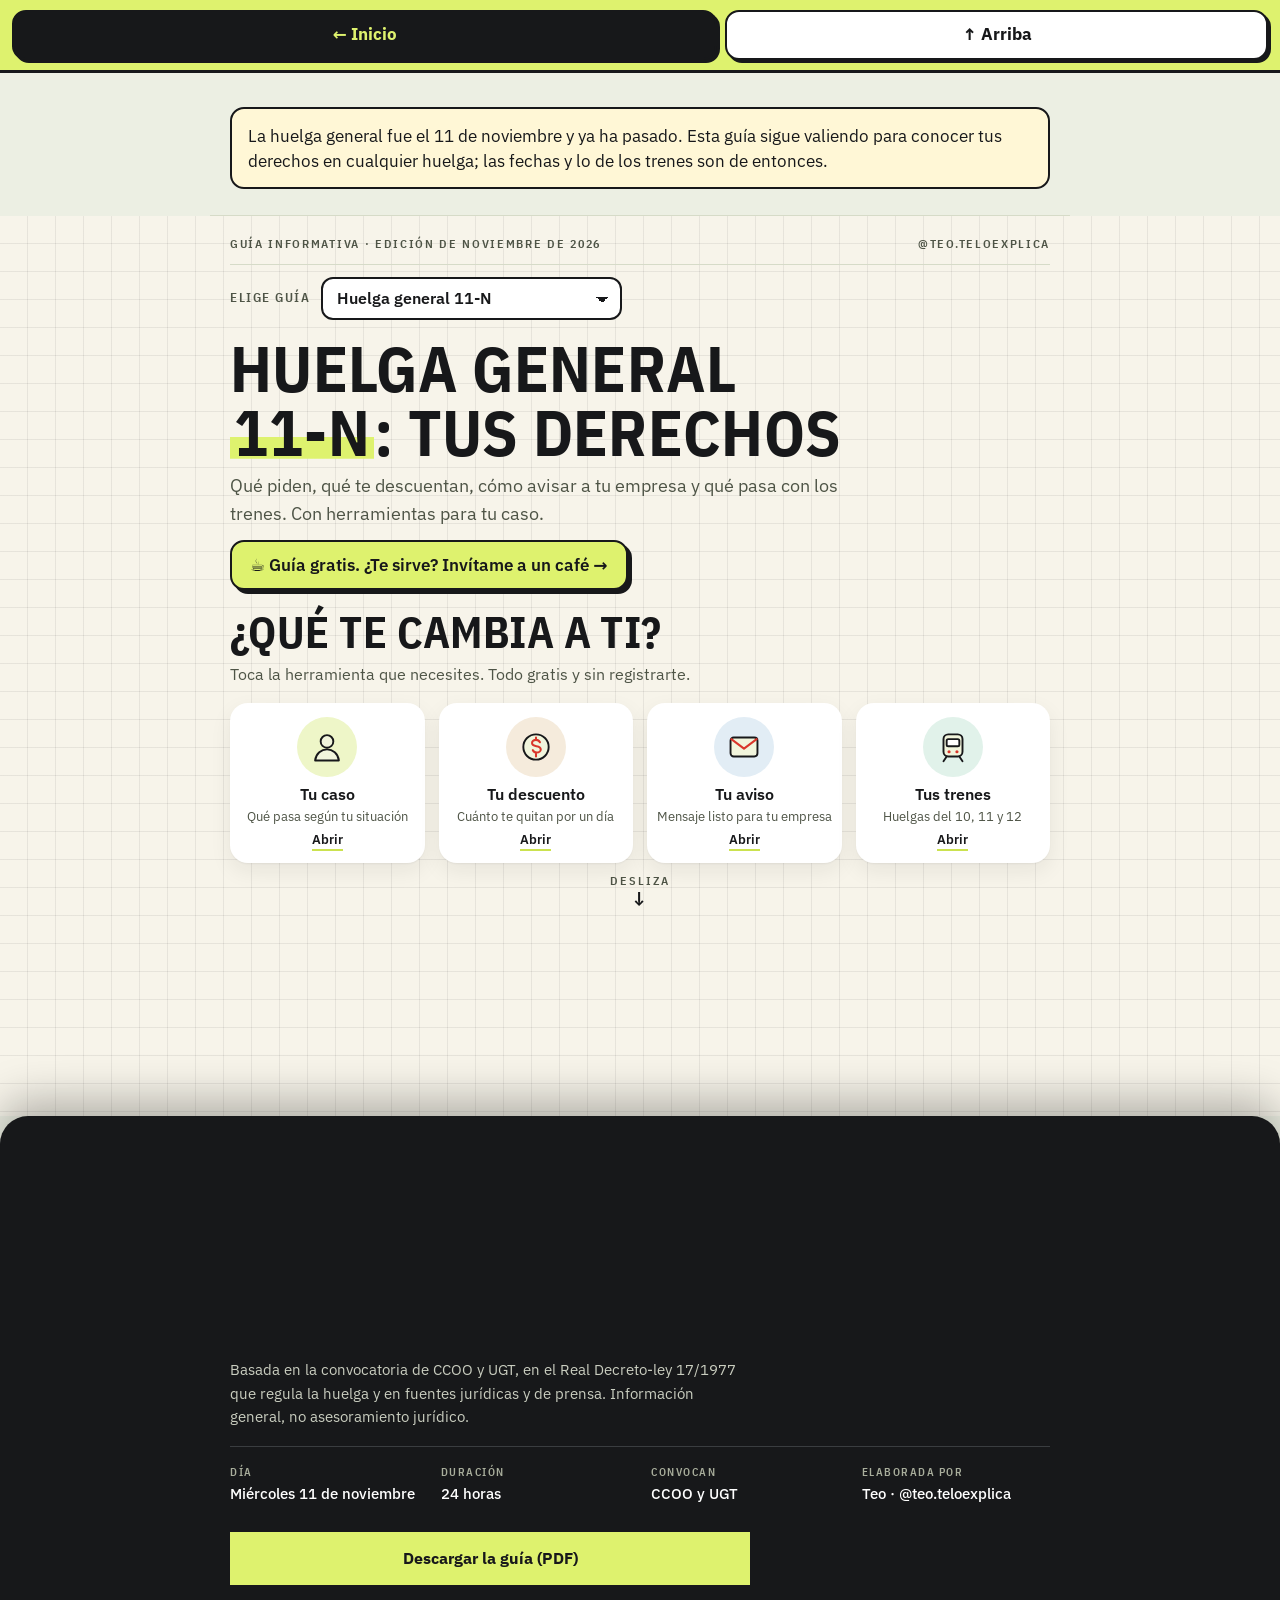
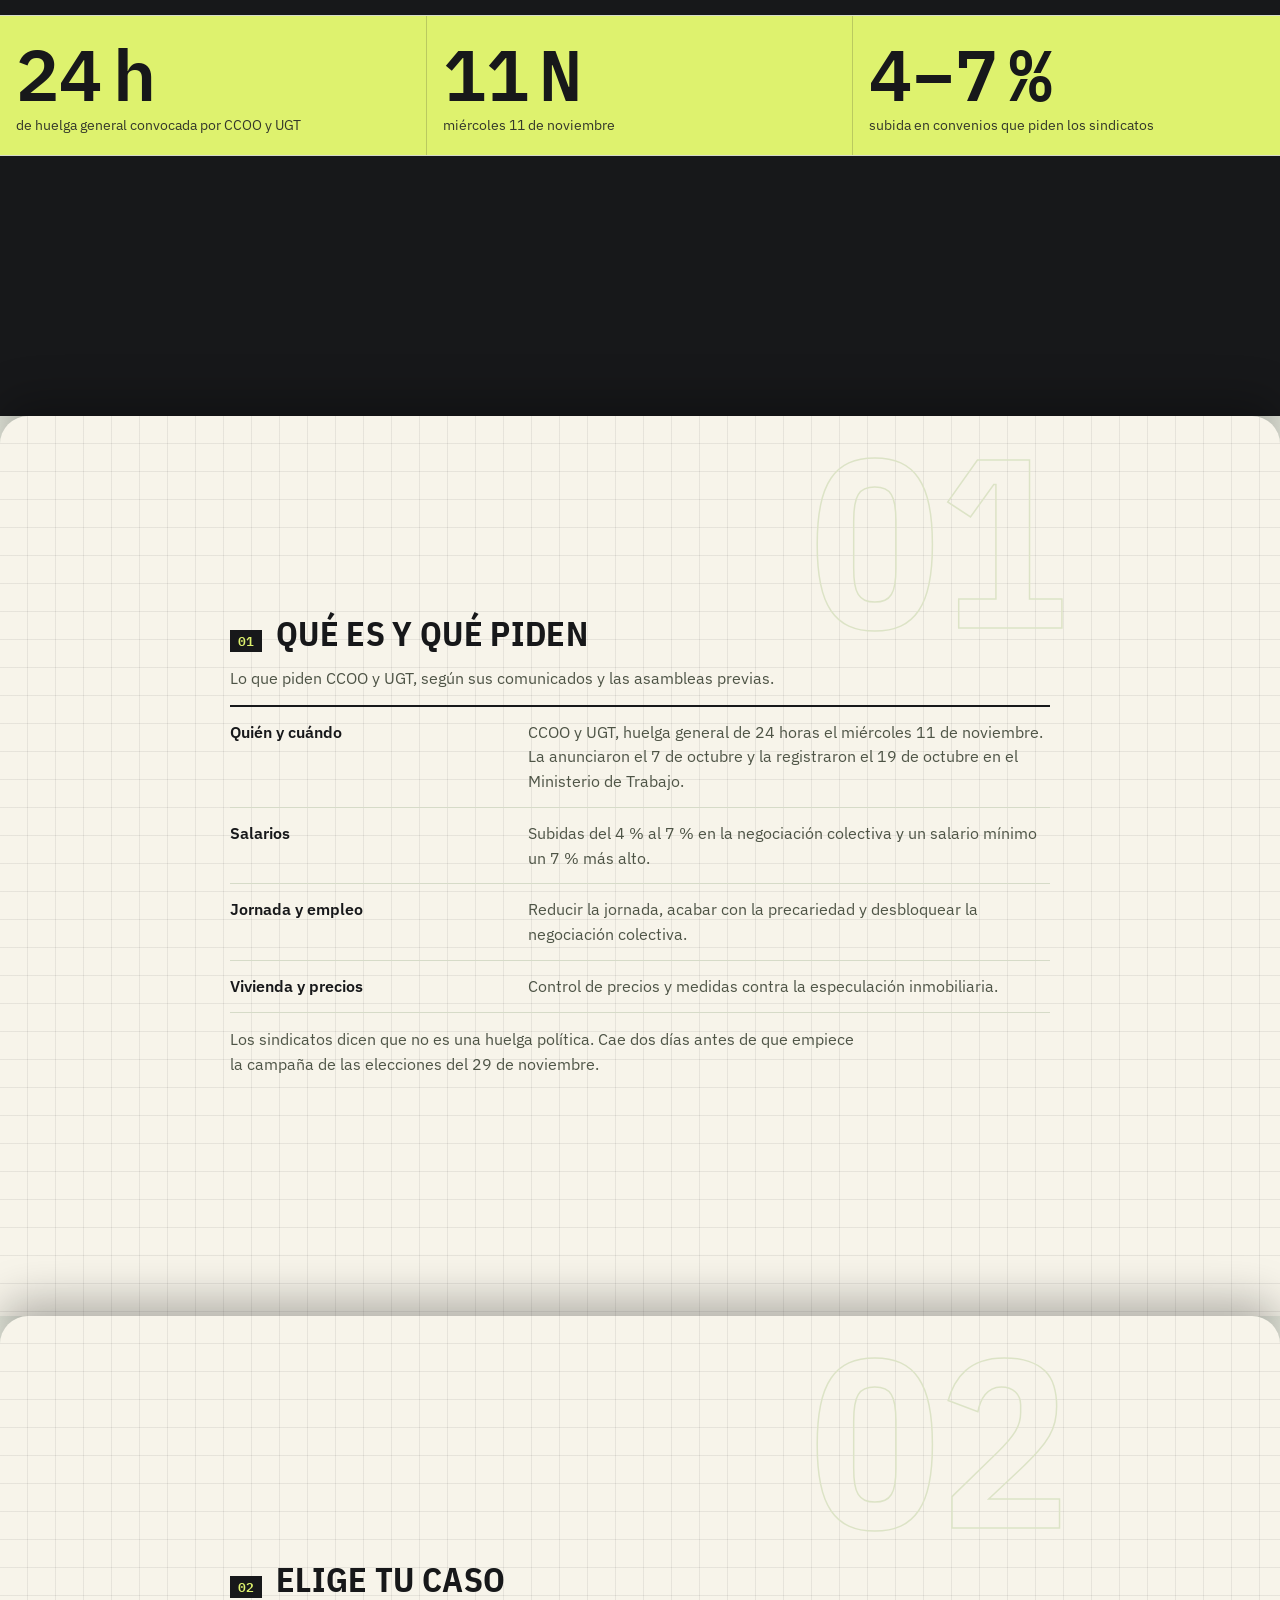
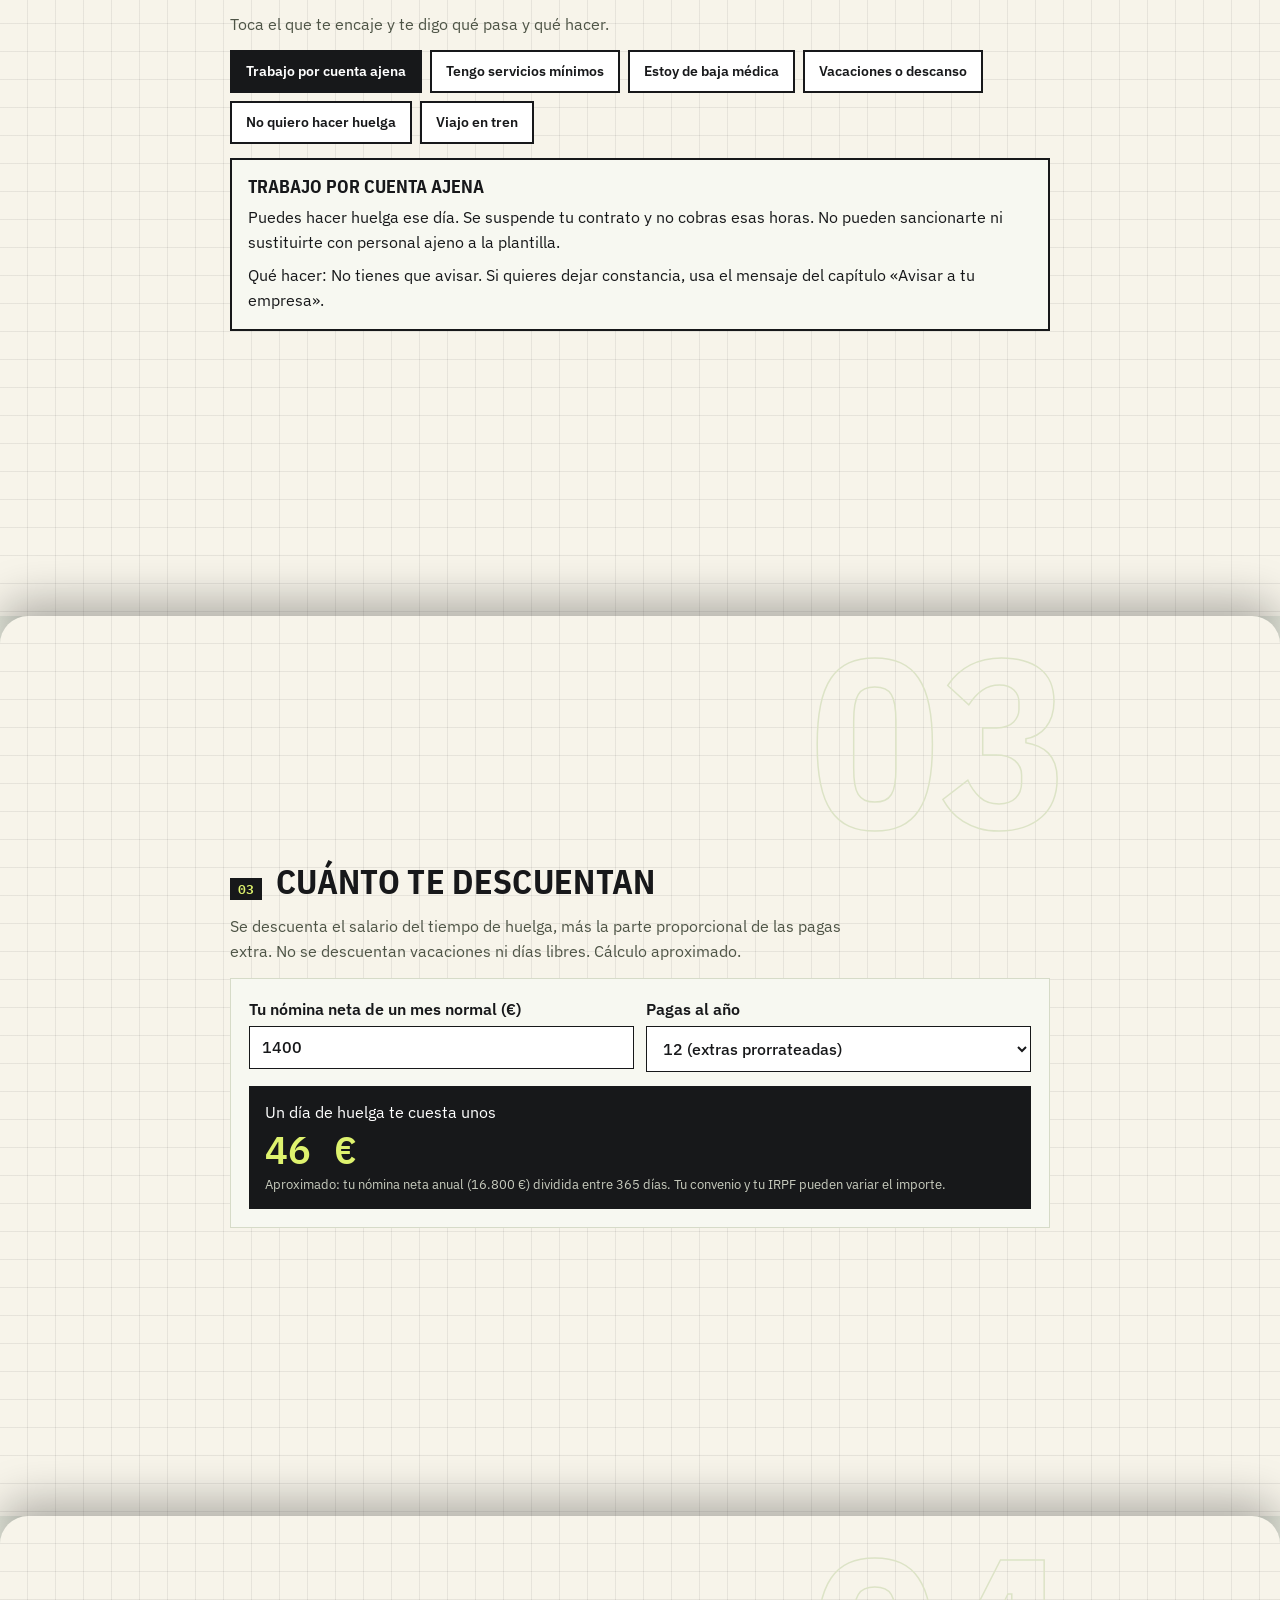
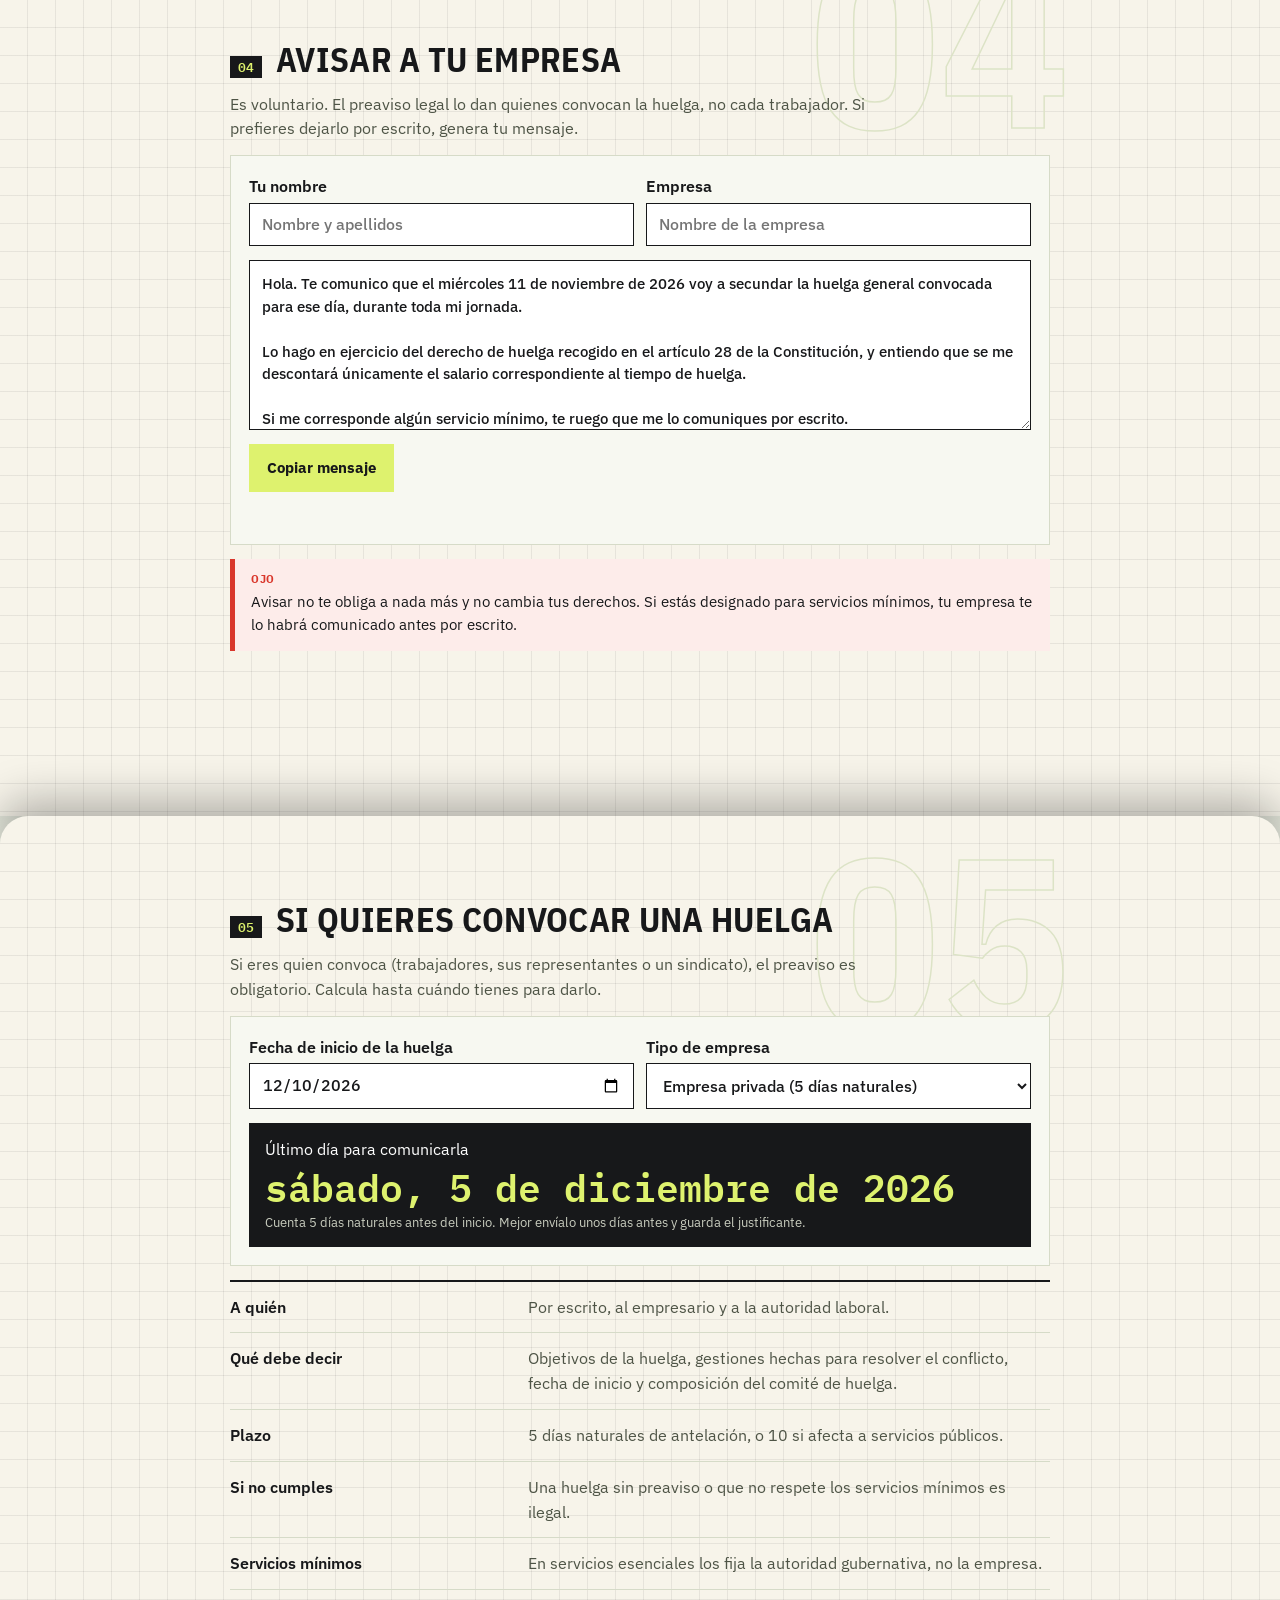
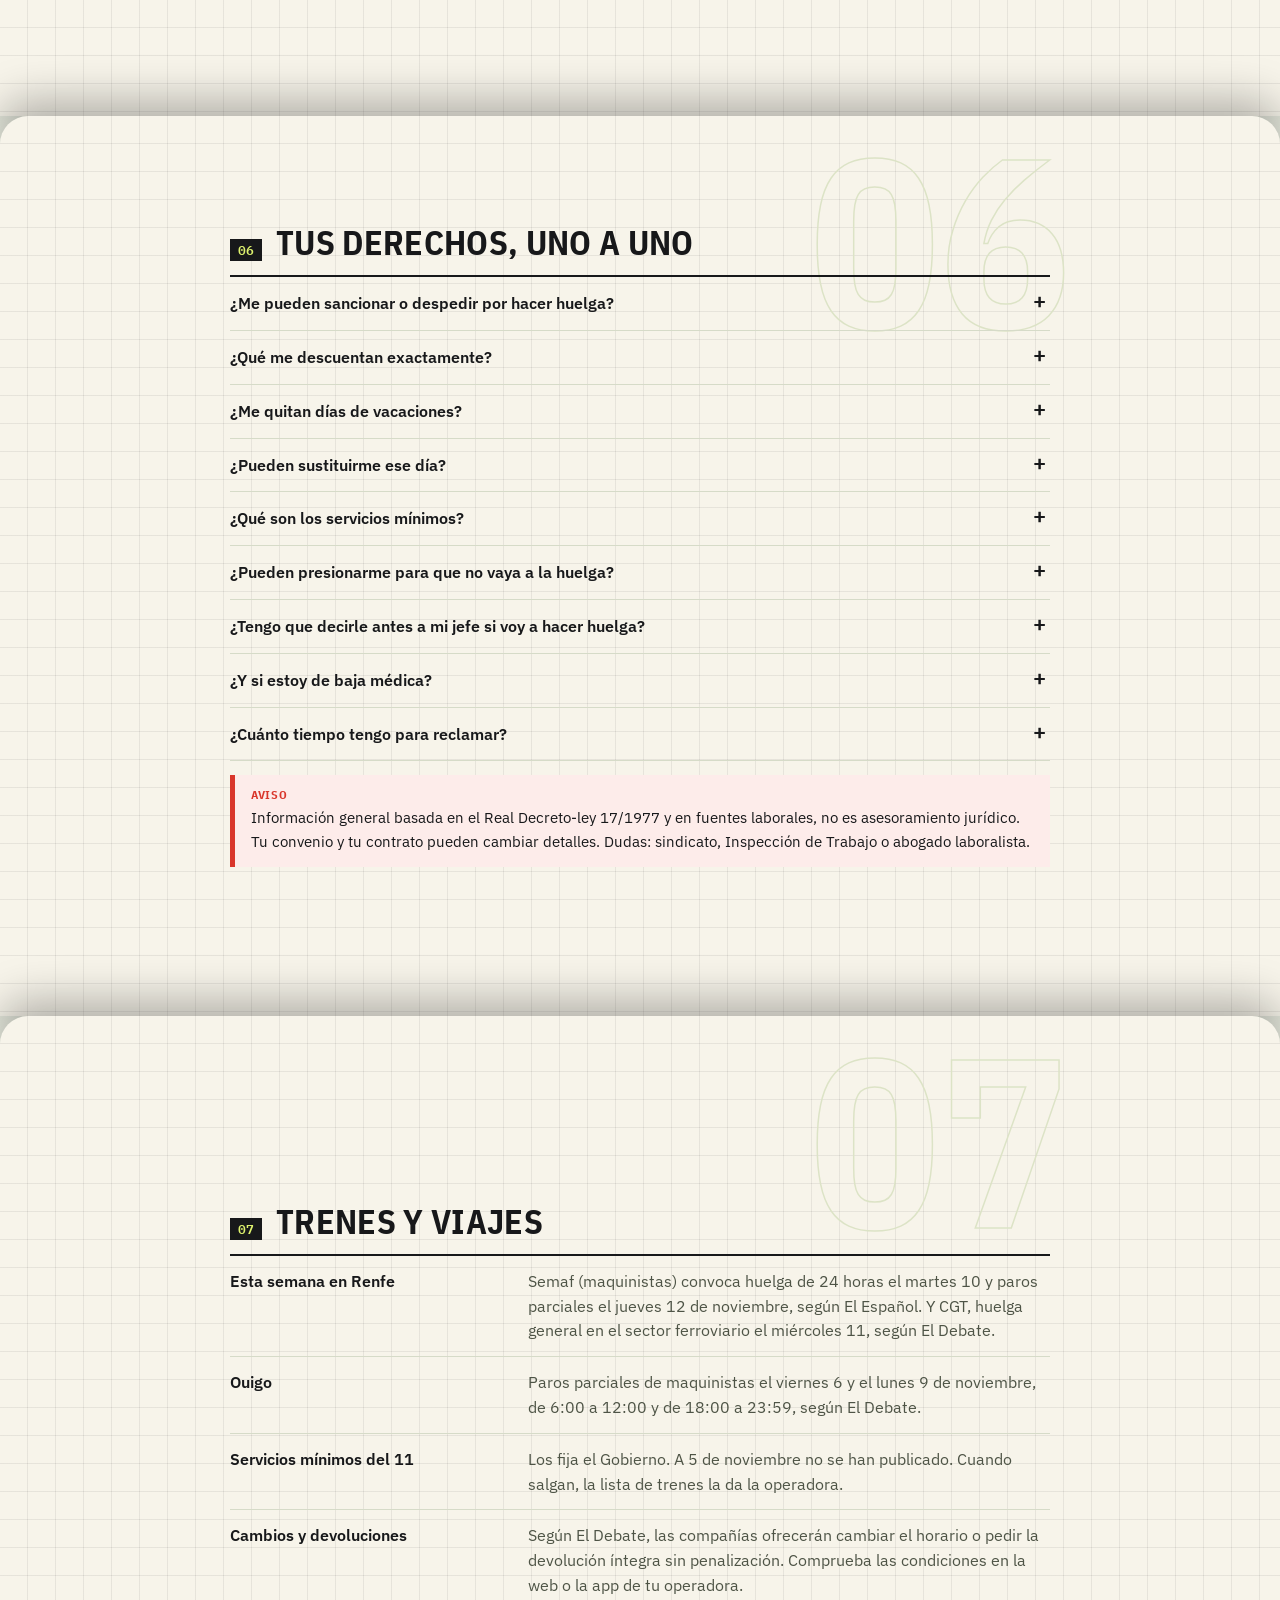
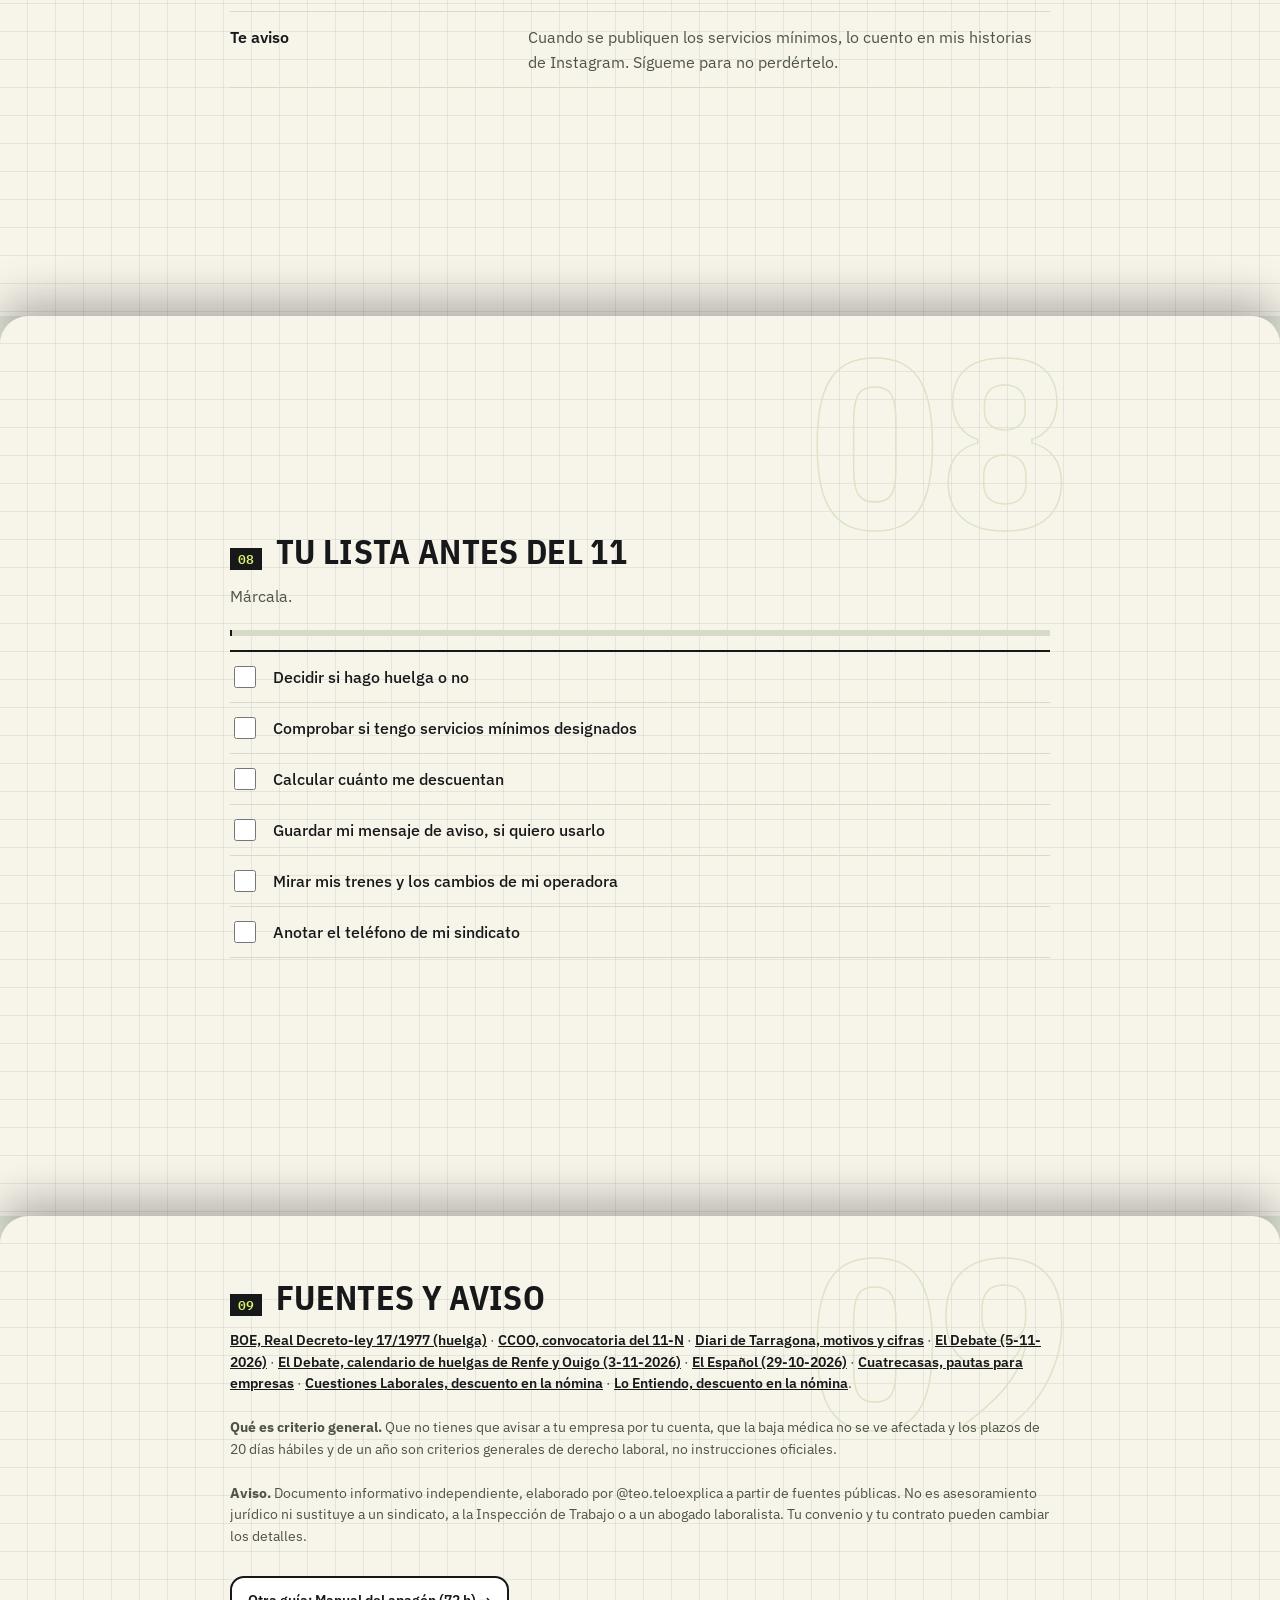
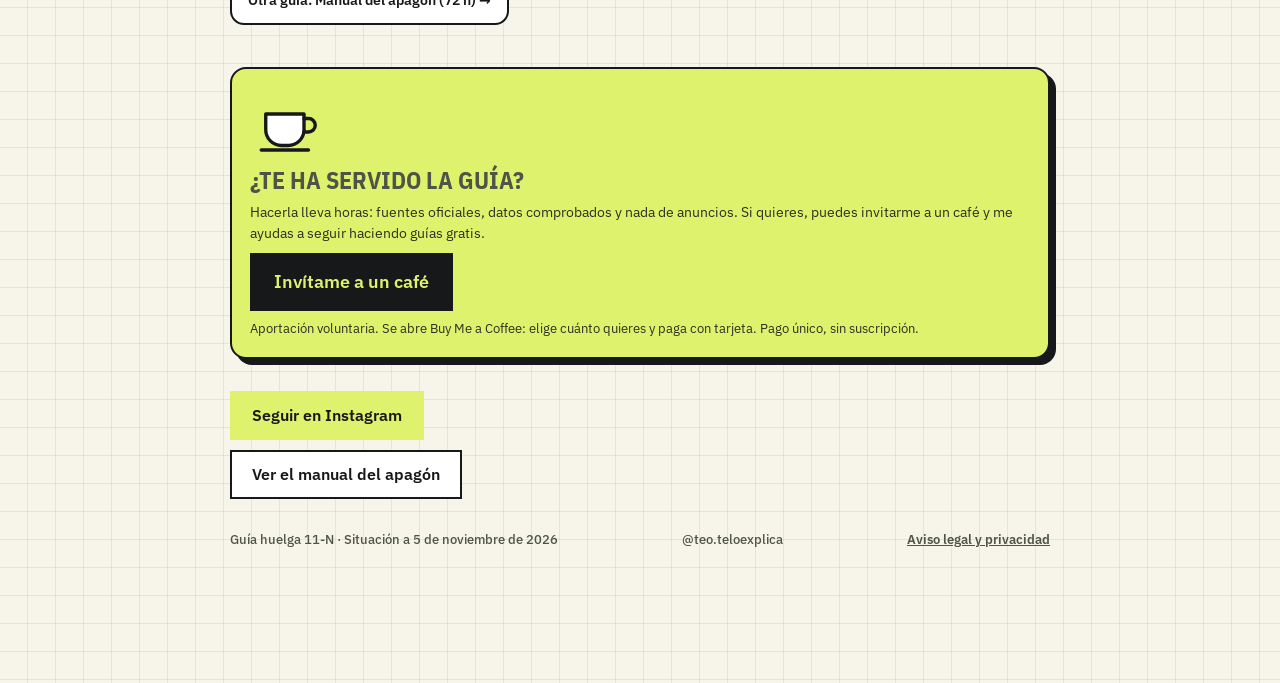
<file: huelga.html>
<!doctype html>
<html lang="es">
<head>
<meta charset="utf-8">
<meta name="viewport" content="width=device-width, initial-scale=1, viewport-fit=cover">
<title>Huelga general 11-N: tus derechos · Guía | Teo te lo explica</title>
<meta name="description" content="Qué piden, qué te descuentan, cómo avisar a tu empresa y qué pasa con los trenes en la huelga general del 11 de noviembre. Con calculadora y mensaje listo. Por @teo.teloexplica.">
<link rel="canonical" href="https://teoteloexplica.com/huelga.html">
<meta property="og:type" content="website">
<meta property="og:title" content="Huelga general 11-N: tus derechos">
<meta property="og:description" content="Qué te descuentan, cómo avisar a tu empresa y qué pasa con los trenes. Por @teo.teloexplica.">
<meta property="og:url" content="https://teoteloexplica.com/huelga.html">
<meta property="og:image" content="https://teoteloexplica.com/og.jpg">
<meta property="og:image:width" content="1200">
<meta property="og:image:height" content="630">
<meta property="og:image:alt" content="Huelga general del 11-N: guía de derechos de Teo te lo explica">
<meta property="og:locale" content="es_ES">
<meta name="twitter:card" content="summary_large_image">
<link rel="icon" type="image/png" href="favicon.png">
<link rel="apple-touch-icon" href="apple-touch-icon.png">
<meta name="theme-color" content="#F7F8F1">
<link rel="stylesheet" href="fonts/fonts.css">
<style>html, body { margin: 0; } [hidden] { display: none !important; } .pie a { color: inherit; }</style>
<style>

/* Concepto: manual de preparación civil. Columna de documento sobre fondo gris azulado, portada en azul noche, un solo acento de señalización (naranja) y números en mono.
   Una sola apariencia a propósito: parece papel impreso y se parece a su PDF. */
:root {
  --fondo: #ECEFE3;
  --papel: #FFFFFF;
  --noche: #17181A;
  --noche-2: #2A2C2F;
  --tinta: #17181A;
  --suave: #4E5446;
  --linea: #D6DBC8;
  --aviso: #D9362B;
  --lima: #DEF26E;
  --lima-osc: #CBE24F;
  --claro: #F7F8F1;
  --aviso-fondo: #FDECEA;
  --sans: "IBM Plex Sans", "Inter", system-ui, -apple-system, "Segoe UI", sans-serif;
  --cond: "IBM Plex Sans Condensed", "IBM Plex Sans", "Arial Narrow", sans-serif;
  --mono: "IBM Plex Mono", ui-monospace, "SFMono-Regular", Menlo, monospace;
  color-scheme: light;
}
* { box-sizing: border-box; }
body { background: var(--fondo); color: var(--tinta); font-family: var(--sans); font-size: 16px; line-height: 1.55; }
a { color: var(--noche); }
.doc { max-width: 860px; margin: 0 auto; background: var(--papel); border-left: 1px solid var(--linea); border-right: 1px solid var(--linea); min-height: 100vh; }
.in { padding-left: max(18px, env(safe-area-inset-left, 0px)); padding-right: max(18px, env(safe-area-inset-right, 0px)); }
.cover { background: var(--noche); color: #fff; padding-block: 28px 34px; }
.cover .top { display: flex; justify-content: space-between; gap: 12px; flex-wrap: wrap; font: 600 12px/1.3 var(--cond); letter-spacing: .14em; text-transform: uppercase; color: #B9BDB0; border-bottom: 1px solid #3A3D40; padding-bottom: 12px; }
.cover h1 { font: 700 clamp(38px, 8.4vw, 68px)/1 var(--cond); text-transform: uppercase; letter-spacing: .005em; margin: 26px 0 12px; text-wrap: balance; }
.cover h1 span { color: var(--lima); }
.cover .lead { margin: 0; max-width: 58ch; font-size: 18px; color: #E4E7DC; }
.meta { display: grid; grid-template-columns: repeat(auto-fit, minmax(150px, 1fr)); gap: 14px 22px; margin-top: 26px; padding-top: 18px; border-top: 1px solid #3A3D40; }
.meta div { min-width: 0; }
.meta dt { font: 600 11px/1.3 var(--cond); letter-spacing: .14em; text-transform: uppercase; color: #A9AE9C; }
.meta dd { margin: 3px 0 0; font-size: 15px; font-weight: 500; }
.acciones { display: grid; gap: 10px; margin-top: 26px; max-width: 520px; }
.btn { display: block; text-align: center; text-decoration: none; font: 700 16px/1.2 var(--sans); padding: 15px 18px; background: var(--lima); color: var(--tinta); border: 2px solid var(--lima); }
.btn:hover { background: var(--lima-osc); border-color: var(--lima-osc); }
.btn.sec { background: transparent; color: #fff; border-color: #6B6F66; }
.btn.sec:hover { background: var(--noche-2); }
.btn.buy { background: #fff; color: var(--tinta); border-color: #fff; }
.btn.buy:hover { background: #F1F4E6; border-color: #F1F4E6; }
.btn:focus-visible, a:focus-visible, input:focus-visible, button:focus-visible { outline: 3px solid var(--aviso); outline-offset: 3px; }
.acciones small { color: #B9BDB0; font-size: 13px; line-height: 1.45; }
.acciones small a { color: #fff; }
.cifras { display: grid; grid-template-columns: repeat(3, 1fr); background: var(--lima); border-bottom: 1px solid var(--linea); }
.cifras div { padding: 20px 16px; border-right: 1px solid rgba(23, 24, 26, .18); min-width: 0; }
.cifras div:last-child { border-right: 0; }
.cifras b { display: block; font: 600 clamp(30px, 6.5vw, 46px)/1 var(--mono); color: var(--noche); font-variant-numeric: tabular-nums; }
.cifras span { display: block; margin-top: 8px; font-size: 14px; color: #33372A; line-height: 1.35; }
main { display: grid; gap: 0; }
section { padding-block: 30px; border-bottom: 1px solid var(--linea); display: grid; gap: 14px; }
.cab { display: flex; align-items: baseline; gap: 14px; }
.doc { counter-reset: sec; }
main > section { counter-increment: sec; }
.cab .num::before { content: counter(sec, decimal-leading-zero); }
.cab .num { font: 600 13px/1 var(--mono); color: var(--lima); background: var(--noche); padding: 5px 8px 4px; flex: none; }
h2 { margin: 0; font: 700 clamp(26px, 5.4vw, 34px)/1.05 var(--cond); text-transform: uppercase; letter-spacing: .01em; color: var(--noche); text-wrap: balance; }
.intro { margin: 0; color: var(--suave); max-width: 64ch; }
.filas { border-top: 2px solid var(--noche); }
.fila { display: grid; grid-template-columns: minmax(0, 1fr) minmax(0, 1.9fr); gap: 4px 24px; padding: 13px 0; border-bottom: 1px solid var(--linea); }
.fila b { font-weight: 600; }
.fila span { color: var(--suave); }
.aviso { background: var(--aviso-fondo); border-left: 5px solid var(--aviso); padding: 14px 16px; font-size: 15px; }
.aviso b { color: var(--aviso); text-transform: uppercase; letter-spacing: .06em; font: 700 12px/1 var(--cond); display: block; margin-bottom: 5px; }
.calc { border: 1px solid var(--linea); background: var(--claro); padding: 18px; display: grid; gap: 14px; }
.calc label { font-weight: 600; }
.stepper { display: flex; align-items: center; gap: 8px; }
.stepper button { width: 46px; height: 46px; font: 600 22px/1 var(--sans); background: var(--papel); border: 1px solid var(--noche); color: var(--noche); cursor: pointer; }
.stepper button:hover { background: var(--noche); color: #fff; }
.stepper input { width: 76px; height: 46px; text-align: center; font: 600 22px/1 var(--mono); border: 1px solid var(--noche); background: var(--papel); color: var(--tinta); }
.resultado { display: flex; align-items: baseline; gap: 10px; flex-wrap: wrap; }
.resultado b { font: 600 clamp(40px, 9vw, 58px)/1 var(--mono); color: var(--noche); font-variant-numeric: tabular-nums; }
.nota { font-size: 14px; color: var(--suave); margin: 0; }
.equipo a.fila { text-decoration: none; color: inherit; grid-template-columns: minmax(0, 1fr) auto; align-items: center; }
.equipo a.fila:hover { background: #F3F6FA; }
.equipo small { display: block; color: var(--suave); font-size: 14px; }
.equipo em { font: 600 12px/1 var(--cond); letter-spacing: .1em; text-transform: uppercase; font-style: normal; color: var(--aviso); border: 1px solid var(--aviso); padding: 7px 9px; white-space: nowrap; }
.publi { font: 700 11px/1 var(--cond); letter-spacing: .14em; text-transform: uppercase; color: var(--suave); border: 1px solid var(--linea); padding: 4px 7px; justify-self: start; }
.lista { display: grid; gap: 0; border-top: 2px solid var(--noche); }
.lista label { display: flex; gap: 14px; align-items: center; padding: 11px 0; border-bottom: 1px solid var(--linea); cursor: pointer; font-weight: 500; }
.lista input { width: 22px; height: 22px; accent-color: var(--noche); flex: none; }
.lista label:has(input:checked) { color: var(--suave); text-decoration: line-through; text-decoration-color: var(--linea); }
.progreso { font: 600 14px/1 var(--mono); color: var(--noche); }
.fuentes { font-size: 14px; color: var(--suave); }
.fuentes a { font-weight: 600; }
.fuentes p { margin: 0 0 8px; }
.pie { display: flex; justify-content: space-between; gap: 10px 20px; flex-wrap: wrap; padding-block: 18px 30px; font: 500 13px/1.4 var(--sans); color: var(--suave); }
.seguir { display: grid; gap: 10px; justify-items: start; }
.seguir .btn { display: inline-block; padding: 13px 20px; }
@media (max-width: 560px) {
  .fila { grid-template-columns: 1fr; }
  .cifras { grid-template-columns: 1fr; }
  .cifras div { border-right: 0; border-bottom: 1px solid rgba(23, 24, 26, .18); display: flex; align-items: baseline; gap: 14px; }
  .cifras div:last-child { border-bottom: 0; }
  .cifras span { margin-top: 0; }
  .cifras b { flex: none; min-width: 4ch; white-space: nowrap; }
  .equipo em { display: none; }
  .equipo a.fila { grid-template-columns: 1fr; }
}
.tienda { display: grid; grid-template-columns: repeat(5, minmax(0, 1fr)); gap: 12px; }
.tile { display: grid; align-content: start; gap: 6px; padding: 16px 14px 14px; border: 1px solid var(--linea); background: var(--claro); text-decoration: none; color: var(--tinta); }
.tile svg { background: #fff; border: 1px solid var(--linea); padding: 8px; width: 72px; height: 72px; margin-bottom: 6px; }
.tile b { font-weight: 600; line-height: 1.25; }
.tile small { color: var(--suave); font-size: 13.5px; line-height: 1.4; }
.tile .comprar { margin-top: 8px; background: var(--lima); color: var(--tinta); font: 700 14px/1.2 var(--sans); padding: 12px 10px; text-align: center; border: 2px solid var(--tinta); }
.tile .comprar i { font-style: normal; }
.tile:hover { border-color: var(--noche); background: #fff; }
.tile:hover .comprar { background: var(--lima-osc); }
.todo { display: flex; align-items: center; justify-content: space-between; gap: 14px; background: var(--noche); color: #fff; padding: 16px 18px; text-decoration: none; }
.todo b { display: block; font-size: 18px; }
.todo small { color: #B7C6D9; font-size: 14px; }
.todo em { flex: none; font: 700 14px/1 var(--sans); font-style: normal; background: var(--aviso); padding: 12px 14px; }
.todo:hover { background: var(--noche-2); }
.equipo .todo em { color: #fff; border: 0; letter-spacing: 0; text-transform: none; font-size: 14px; padding: 12px 14px; }
@media (max-width: 860px) { .tienda { grid-template-columns: repeat(3, minmax(0, 1fr)); } }
@media (max-width: 560px) { .tienda { grid-template-columns: repeat(2, minmax(0, 1fr)); } }
@media (max-width: 420px) { .todo { flex-direction: column; align-items: flex-start; } }
.cesta { display: grid; grid-template-columns: minmax(0, 1fr) auto; gap: 14px 20px; align-items: center; background: var(--noche); color: #fff; padding: 20px; }
.cesta-tx b { display: block; font: 700 clamp(20px, 4vw, 24px)/1.15 var(--cond); text-transform: uppercase; letter-spacing: .02em; }
.cesta-tx small { display: block; color: #C6CABB; font-size: 14px; margin-top: 4px; max-width: 52ch; }
.cesta-btn { background: var(--lima); color: var(--tinta); text-decoration: none; font: 700 17px/1.2 var(--sans); padding: 16px 20px; text-align: center; border: 2px solid var(--lima); }
.cesta-btn:hover { background: var(--lima-osc); border-color: var(--lima-osc); }
.cesta details { grid-column: 1 / -1; font-size: 14px; color: #C6CABB; }
.cesta summary { cursor: pointer; color: #fff; font-weight: 600; }
.cesta ol { margin: 8px 0; padding-left: 20px; columns: 2; column-gap: 24px; }
.cesta details p { margin: 0; }
@media (max-width: 600px) { .cesta { grid-template-columns: 1fr; } .cesta ol { columns: 1; } }
.compra1 { display: grid; grid-template-columns: minmax(0, 1fr) auto; gap: 14px 20px; align-items: center; background: #fff; color: var(--tinta); text-decoration: none; padding-block: 20px; padding-left: max(18px, env(safe-area-inset-left, 0px)); padding-right: max(18px, env(safe-area-inset-right, 0px)); border-bottom: 4px solid var(--tinta); }
.c1-tx { display: grid; gap: 4px; min-width: 0; }
.c1-tx b { font: 700 clamp(24px, 5.2vw, 32px)/1.05 var(--cond); text-transform: uppercase; letter-spacing: .01em; }
.c1-tx small { color: var(--suave); font-size: 15px; }
.c1-publi { margin-bottom: 4px; }
.c1-btn { background: var(--tinta); color: var(--lima); font: 700 17px/1.2 var(--sans); padding: 16px 20px; text-align: center; white-space: nowrap; }
.c1-btn i { font-style: normal; }
.compra1:hover .c1-btn { background: var(--noche-2); }
.compra1:focus-visible { outline: 3px solid var(--aviso); outline-offset: -3px; }
@media (max-width: 600px) { .compra1 { grid-template-columns: 1fr; } .c1-btn { white-space: normal; } }
/* Movimiento: todo es visible en reposo; las animaciones solo añaden entrada y énfasis. */
@media (prefers-reduced-motion: no-preference) {
  .cover .top, .cover h1, .cover .lead, .cover .meta, .cover .acciones { animation: subir .7s cubic-bezier(.2, .7, .2, 1) both; }
  .cover h1 { animation-delay: .08s; }
  .cover .lead { animation-delay: .16s; }
  .cover .meta { animation-delay: .24s; }
  .cover .acciones { animation-delay: .32s; }
  .cover h1 span { display: inline-block; animation: subir .7s .08s cubic-bezier(.2, .7, .2, 1) both; }
  .entra { animation: subir .6s cubic-bezier(.2, .7, .2, 1) both; }
  .tile { transition: transform .2s ease, box-shadow .2s ease, border-color .2s ease, background .2s ease; }
  .tile:hover { transform: translateY(-4px); box-shadow: 0 10px 22px rgba(23, 24, 26, .12); }
  .tile:hover svg { animation: bote .5s ease; }
  .tile .comprar, .btn, .c1-btn { transition: transform .15s ease, background .15s ease; }
  .tile:active .comprar, .btn:active, .compra1:active .c1-btn { transform: scale(.97); }
  .c1-btn { position: relative; overflow: hidden; }
  .c1-btn::after { content: ""; position: absolute; inset: 0; background: linear-gradient(100deg, transparent 30%, rgba(222, 242, 110, .35) 50%, transparent 70%); transform: translateX(-120%); animation: barrido 3.6s 1.2s ease-in-out infinite; }
  .compra1 .c1-btn i { display: inline-block; animation: flecha 1.6s 1.4s ease-in-out infinite; }
  .resultado b.cambia { animation: pop .35s ease; }
  .lista input:checked { animation: pop .3s ease; }
}
@keyframes subir { from { transform: translateY(18px); opacity: .35; } to { transform: none; opacity: 1; } }
@keyframes brillo { 50% { filter: drop-shadow(0 0 10px rgba(222, 242, 110, .55)); } }
@keyframes bote { 40% { transform: translateY(-5px) rotate(-3deg); } 70% { transform: translateY(1px); } }
@keyframes barrido { 0%, 55% { transform: translateX(-120%); } 85%, 100% { transform: translateX(120%); } }
@keyframes flecha { 0%, 100% { transform: none; } 50% { transform: translateY(4px); } }
@keyframes pop { 50% { transform: scale(1.18); } }
.barra { height: 6px; background: var(--linea); margin-top: 8px; overflow: hidden; }
.barra i { display: block; height: 100%; width: 0; background: var(--lima); border-right: 2px solid var(--tinta); transition: width .4s ease; }
/* Portada clara y escaparate: aire, tarjetas suaves, un color por pieza */
.cover { background: var(--claro); color: var(--tinta); padding-block-end: 4px; }
.cover .top { color: var(--suave); border-bottom-color: var(--linea); }
.cover .lead { color: var(--suave); }
.cover h1 span { color: var(--tinta); background: linear-gradient(var(--lima), var(--lima)) left 88% / 100% 34% no-repeat; padding-inline: .06em; }
.kit { background: var(--claro); padding-block: 26px 40px; border-bottom: 1px solid var(--linea); }
.kit .in { display: grid; }
.kit-cab { display: grid; gap: 8px; }
.kit h2 { margin: 0; font: 700 clamp(30px, 7vw, 44px)/1 var(--cond); text-transform: uppercase; }
.kit-cab p { margin: 0; color: var(--suave); font-size: 16px; max-width: 46ch; }
.kit-lista { list-style: none; margin: 22px 0 0; padding: 0; display: grid; grid-template-columns: repeat(2, minmax(0, 1fr)); gap: 12px; }
.prod { height: 100%; display: grid; justify-items: center; align-content: start; gap: 6px; text-align: center; padding: 18px 10px 16px; background: #fff; color: var(--tinta); text-decoration: none; border-radius: 18px;
  box-shadow: 0 1px 2px rgba(23, 24, 26, .05), 0 8px 22px rgba(23, 24, 26, .07); }
.prod .ico { width: 72px; height: 72px; border-radius: 50%; display: grid; place-items: center; background: var(--t); margin-bottom: 4px; }
.prod svg { width: 46px; height: 46px; }
.prod b { font: 600 16px/1.2 var(--sans); }
.prod small { color: var(--suave); font-size: 13px; line-height: 1.35; text-wrap: balance; }
.prod .ir { margin-top: 4px; font: 600 13px/1 var(--sans); padding-bottom: 3px; border-bottom: 2px solid var(--lima-osc); }
.prod:focus-visible { outline: 3px solid var(--tinta); outline-offset: 3px; }
.kit-mas { justify-self: center; margin-top: 24px; color: var(--tinta); text-decoration: none; font-weight: 600; padding-bottom: 3px; border-bottom: 2px solid var(--lima-osc); }
@media (min-width: 700px) { .kit-lista { display: flex; flex-wrap: wrap; justify-content: center; gap: 14px; } .kit-lista li { flex: 0 0 calc((100% - 42px) / 4); } .prod { padding-inline: 8px; } }
.divulga { margin: 0; font-size: 13px; line-height: 1.4; color: var(--suave); max-width: 60ch; }
.barra-compra[hidden] { display: none; }
.ficha { background: var(--noche); color: #fff; padding-block: 6px 34px; border-top: 1px solid #3A3D40; }
.ficha .fuente { margin: 22px 0 0; max-width: 58ch; font-size: 15px; color: #C9CDBF; }
.ficha .meta { margin-top: 18px; }
.barra-compra { position: fixed; left: 0; right: 0; bottom: 0; z-index: 20; display: flex; align-items: center; justify-content: space-between; gap: 12px;
  background: var(--noche); color: #fff; border-top: 3px solid var(--lima);
  padding-block: 12px calc(12px + env(safe-area-inset-bottom, 0px)); padding-left: max(16px, env(safe-area-inset-left, 0px)); padding-right: max(16px, env(safe-area-inset-right, 0px)); }
.bc-tx { display: grid; min-width: 0; }
.bc-tx b { font-size: 15px; }
.bc-tx small { color: #C6CABB; font-size: 12px; }
.bc-btn { flex: none; background: var(--lima); color: var(--tinta); text-decoration: none; font: 700 15px/1 var(--sans); padding: 13px 18px; border: 2px solid var(--lima); }
@media (prefers-reduced-motion: no-preference) {
  .prod { transition: transform .25s cubic-bezier(.2, .8, .2, 1), box-shadow .25s ease; animation: subir .7s var(--d) cubic-bezier(.2, .7, .2, 1) both; }
  .prod:hover, .prod:focus-visible { transform: translateY(-5px); box-shadow: 0 2px 4px rgba(23, 24, 26, .06), 0 16px 32px rgba(23, 24, 26, .12); }
  .prod:hover .ico { animation: bote .5s ease; }
  .prod .ir { transition: background .2s ease; }
  .prod:hover .ir { background: var(--lima); }
  .cover h1 span { animation: subir .7s .08s cubic-bezier(.2, .7, .2, 1) both, marca .8s .6s cubic-bezier(.6, 0, .2, 1) both; }
  .kit-cab { animation: subir .7s .2s cubic-bezier(.2, .7, .2, 1) both; }
  .barra-compra { animation: asoma .35s ease both; }
}
@keyframes marca { from { background-size: 0 34%; } to { background-size: 100% 34%; } }
}
@keyframes asoma { from { transform: translateY(100%); } to { transform: none; } }
/* Primera hora: pasos numerados */
.pasos { list-style: none; margin: 0; padding: 0; counter-reset: paso; border-top: 2px solid var(--noche); }
.pasos li { counter-increment: paso; display: grid; grid-template-columns: 34px minmax(0, 1fr); column-gap: 14px; padding: 12px 0; border-bottom: 1px solid var(--linea); }
.pasos li::before { content: counter(paso); grid-row: 1 / span 2; width: 30px; height: 30px; border-radius: 50%; background: var(--lima); color: var(--tinta); display: grid; place-items: center; font: 600 14px/1 var(--mono); }
.pasos b { font-weight: 600; }
.pasos span { color: var(--suave); }
/* Cuánto aguanta la comida */
.nevera { display: grid; grid-template-columns: repeat(3, minmax(0, 1fr)); gap: 12px; }
.nev { background: var(--claro); border: 1px solid var(--linea); border-top: 4px solid var(--lima); padding: 16px 14px; display: grid; align-content: start; gap: 6px; }
.nev b { font: 600 clamp(36px, 8vw, 54px)/1 var(--mono); color: var(--noche); font-variant-numeric: tabular-nums; word-spacing: -.3em; white-space: nowrap; }
.nev span { font-size: 14px; color: var(--suave); line-height: 1.35; }
@media (max-width: 560px) { .nevera { grid-template-columns: 1fr; } .nev { grid-template-columns: 4.2em minmax(0, 1fr); align-items: center; gap: 14px; } }
/* Radio de tu zona */
.radio { background: var(--noche); color: #fff; padding: 18px; display: grid; gap: 14px; border-radius: 14px; }
.radio label { font-weight: 600; }
.radio select { width: 100%; font: 500 17px/1.2 var(--sans); padding: 13px 14px; border-radius: 10px; border: 2px solid var(--lima); background: #fff; color: var(--tinta); }
.dial-cifras { display: flex; gap: 10px 28px; flex-wrap: wrap; align-items: end; min-height: 64px; }
.dial-cifras div { display: grid; gap: 4px; }
.dial-cifras small, .escala-et { font: 600 11px/1 var(--cond); letter-spacing: .14em; text-transform: uppercase; color: #A9AE9C; }
.dial-cifras b { font: 600 clamp(38px, 10vw, 56px)/1 var(--mono); color: var(--lima); font-variant-numeric: tabular-nums; }
.dial-cifras b i { font-style: normal; font-size: .36em; color: #C9CDBF; margin-left: 6px; }
.dial-cifras .vacio b { color: #6B6F66; }
.escala { position: relative; height: 54px; border-radius: 8px; background-color: #1F2124; overflow: hidden;
  background-image: repeating-linear-gradient(90deg, rgba(255, 255, 255, .22) 0 1px, transparent 1px calc(100% / 41)); background-size: 100% 14px; background-repeat: no-repeat; }
.escala span { position: absolute; bottom: 7px; transform: translateX(-50%); font: 500 11px/1 var(--mono); color: #A9AE9C; }
.aguja { position: absolute; top: 0; bottom: 0; left: var(--x, 0%); width: 3px; margin-left: -1.5px; background: var(--lima); box-shadow: 0 0 14px rgba(222, 242, 110, .8); opacity: var(--o, 0); transition: left .9s cubic-bezier(.16, 1, .3, 1), opacity .3s ease; }
.radio .nota { color: #C9CDBF; }
.emisores { display: flex; flex-wrap: wrap; gap: 8px; }
.emisores:empty { display: none; }
.em { display: inline-flex; gap: 8px; align-items: baseline; font: 500 14px/1 var(--sans); padding: 9px 12px; border-radius: 99px; border: 1px solid #4A4D45; background: transparent; color: #fff; cursor: pointer; }
.em b { font: 600 14px/1 var(--mono); color: var(--lima); }
.em[aria-pressed="true"] { background: var(--lima); border-color: var(--lima); color: var(--tinta); }
.em[aria-pressed="true"] b { color: var(--tinta); }
.frec-tabla { display: none; }
/* Teléfonos útiles */
.apunta { display: grid; gap: 10px; border: 1px solid var(--linea); background: var(--claro); padding: 16px; }
.apunta label { display: grid; gap: 4px; font-weight: 600; font-size: 14px; }
.apunta input { font: 500 16px/1.2 var(--sans); padding: 10px 12px; border: 1px solid var(--noche); background: #fff; color: var(--tinta); width: 100%; }
.apunta small { color: var(--suave); font-size: 13px; }
@media print {
  .pasos li { padding: 6px 0; break-inside: avoid; }
  .pasos li::before { -webkit-print-color-adjust: exact; print-color-adjust: exact; width: 22px; height: 22px; font-size: 9pt; }
  .nev { -webkit-print-color-adjust: exact; print-color-adjust: exact; padding: 8px 10px; }
  .nev b { font-size: 26pt; }
  .frec-tabla { display: grid; grid-template-columns: repeat(2, minmax(0, 1fr)); column-gap: 7mm; font-size: 7.8pt; line-height: 1.3; }
  .frec-tabla div { break-inside: avoid; border-bottom: 1px solid var(--linea); padding: 2px 0; }
  .frec-tabla b { font-weight: 700; margin-right: 4px; }
  .frec-tabla span { color: var(--suave); }
  #radio { break-inside: auto; }
  .apunta { padding: 8px 0 0; border: 0; background: none; gap: 8px; }
  .apunta label { grid-template-columns: 52mm 1fr; align-items: end; font-size: 9.5pt; }
  .apunta input { border: 0; border-bottom: 1px solid var(--noche); padding: 2px 0; font-size: 10pt; }
  .apunta small { display: none; }
}
/* Guía personalizada: hoja con los datos que cada uno rellena (imagen o PDF) */
.miguia { display: grid; gap: 10px; border: 2px solid var(--tinta); border-radius: 16px; padding: 18px; background: #fff; }
.miguia > b { font: 700 24px/1.1 var(--cond); text-transform: uppercase; }
.miguia p { margin: 0; color: var(--suave); }
.miguia small { color: var(--suave); font-size: 13px; line-height: 1.45; }
.miguia-bt { display: flex; flex-wrap: wrap; gap: 10px; }
.miguia .btn { cursor: pointer; }
.miguia .sec2 { background: #fff; color: var(--tinta); border-color: var(--tinta); }
.mg-modal { position: fixed; inset: 0; z-index: 60; background: rgba(11, 12, 13, .78); overflow: auto; padding: 18px; }
.mg-modal[hidden] { display: none; }
.mg-caja { max-width: 520px; margin: 0 auto; background: #fff; border-radius: 16px; padding: 16px; display: grid; gap: 12px; position: relative; }
.mg-caja p { margin: 0 40px 0 0; font-size: 15px; color: var(--suave); }
.mg-caja img { width: 100%; height: auto; border: 1px solid var(--linea); border-radius: 10px; }
.mg-x { position: absolute; top: 8px; right: 8px; width: 40px; height: 40px; border: 0; border-radius: 50%; background: var(--claro); font-size: 26px; line-height: 1; cursor: pointer; color: var(--tinta); }
#miPlan { display: none; }
@media print {
  body.plan-print > * { display: none !important; }
  body.plan-print > #miPlan { display: block !important; font: 11pt/1.45 var(--sans); color: var(--tinta); }
  #miPlan h1 { font: 700 26pt/1 var(--cond); text-transform: uppercase; margin: 0 0 2mm; }
  #miPlan .fecha { color: var(--suave); margin: 0 0 5mm; }
  #miPlan h2 { font: 700 13pt/1.1 var(--cond); text-transform: uppercase; margin: 5mm 0 2mm; padding-top: 2mm; border-top: 2px solid var(--tinta); }
  #miPlan ul { margin: 0; padding-left: 5mm; }
  #miPlan li { margin: 1mm 0; break-inside: avoid; }
  #miPlan li small { color: var(--suave); }
  #miPlan .pie2 { margin-top: 6mm; color: var(--suave); font-size: 9pt; }
}
/* Modo presentación (solo pantalla y solo si se permite movimiento; lo activa el script):
   cada página ocupa la pantalla, se queda fija y la siguiente sube por encima mientras la anterior se aleja. */
.sigue, .puntos, .progreso { display: none; }
@media screen {
  .pro body { background: var(--noche); }
  .pro .doc { max-width: none; border: 0; background: transparent; min-height: 0; }
  .pro main { display: contents; }
  .pro .in { padding-left: max(22px, calc((100% - 820px) / 2)); padding-right: max(22px, calc((100% - 820px) / 2)); }
  .pro .pag { position: sticky; top: var(--top, 0px); min-height: 100vh; min-height: 100svh; display: grid; align-content: center; isolation: isolate; overflow: hidden;
    border-radius: 28px 28px 0 0; box-shadow: 0 -16px 44px rgba(0, 0, 0, .28);
    transform-origin: 50% var(--oy, 50%); }
  .pro .velo { position: absolute; inset: 0; z-index: 9; background: #0B0C0D; opacity: 0; pointer-events: none; }
  .pro .pag.mueve { will-change: transform; }
  .pro .pag.mueve > .velo { will-change: opacity; }
  .pro .p-portada:not(.actual) .sigue i { animation-play-state: paused; }
  .pro .p-portada { border-radius: 0; box-shadow: none; background: var(--claro); align-content: start; }
  .pro .p-portada .kit { border-bottom: 0; padding-bottom: 8px; }
  .pro .p-guia { background: var(--noche); }
  .pro .p-guia .ficha { border-top: 0; padding-block: 40px 30px; }
  .pro .p-guia .cifras b { font-size: clamp(44px, 10vw, 72px); word-spacing: -.45em; }
  .pro main > section.pag { background: var(--papel); border-bottom: 0; padding-block: 64px 104px; align-content: center; }
  .pro .p-guia { padding-bottom: 80px; }
  .pro main > section.pag::before { content: attr(data-n); position: absolute; z-index: -1; top: 26px; right: max(16px, calc((100% - 860px) / 2)); pointer-events: none;
    font: 700 clamp(120px, 30vw, 240px)/.8 var(--cond); color: transparent; -webkit-text-stroke: 1.5px #DCE3C6; }
  .pro .sigue { display: flex; flex-direction: column; align-items: center; gap: 2px; padding: 4px 0 18px; color: var(--suave); text-decoration: none; font: 600 12px/1 var(--cond); letter-spacing: .16em; text-transform: uppercase; }
  .pro .sigue i { font-style: normal; font-size: 20px; color: var(--tinta); animation: flecha 1.6s ease-in-out infinite; }
  /* Entrada del contenido al llegar a cada página */
  .pro .an { opacity: 0; transform: translateY(36px); transition: opacity .7s cubic-bezier(.2, .7, .2, 1), transform .9s cubic-bezier(.16, 1, .3, 1); transition-delay: calc(var(--i, 0) * 90ms + 120ms); }
  .pro .vista .an { opacity: 1; transform: none; }
  .pro main > section.pag.vista::before { animation: numero 1.1s cubic-bezier(.16, 1, .3, 1) both; }
  /* Índice de páginas y progreso */
  .pro .puntos { position: fixed; z-index: 30; right: 8px; top: 50%; transform: translateY(-50%); display: grid; gap: 7px; padding: 8px 4px; border-radius: 99px; background: rgba(23, 24, 26, .45); }
  .pro .puntos a { display: block; width: 6px; height: 6px; border-radius: 99px; background: rgba(255, 255, 255, .55); transition: height .35s cubic-bezier(.16, 1, .3, 1), background .3s ease; }
  .pro .puntos a.on { height: 20px; background: var(--lima); }
  .pro .progreso { display: block; position: fixed; z-index: 31; top: 0; left: 0; right: 0; height: 3px; background: var(--lima); transform-origin: 0 50%; transform: scaleX(0); }
}
@media screen and (max-width: 699px) {
  /* En el móvil, el escaparate es un carrusel para que la portada quepa en una pantalla */
  .pro .kit-lista { display: flex; overflow-x: auto; scroll-snap-type: x mandatory; scroll-padding-inline: 22px; gap: 12px; margin: 18px -22px 0; padding: 6px 22px 16px; scrollbar-width: none; overscroll-behavior-x: contain; }
  .pro .kit-lista::-webkit-scrollbar { display: none; }
  .pro .kit-lista li { flex: 0 0 43%; scroll-snap-align: start; }
  .pro .cover { padding-block-start: 18px; }
  .pro .cover h1 { margin: 18px 0 10px; }
  .pro .kit { padding-top: 18px; }
  .pro .kit-mas { margin-top: 10px; }
  .pro .cover h1 { font-size: clamp(32px, 9vw, 40px); }
  .pro .cover .top { padding-bottom: 8px; }
}
@media screen and (min-width: 700px) {
  .pro .cover { padding-block-start: 20px; }
  .pro .cover h1 { margin: 16px 0 8px; font-size: clamp(44px, 5.4vw, 64px); }
  .pro .kit { padding-top: 14px; }
  .pro .kit-lista { margin-top: 16px; }
  .pro .prod { padding: 14px 8px 12px; gap: 4px; }
  .pro .prod .ico { width: 60px; height: 60px; }
  .pro .prod svg { width: 38px; height: 38px; }
}
@media screen {
  .pro .kit.destaca .prod { animation: resalta .75s calc(var(--d) * .6) cubic-bezier(.2, .8, .3, 1.3) both; }
}
@keyframes resalta { 45% { transform: translateY(-8px) scale(1.04); box-shadow: 0 0 0 3px var(--lima), 0 16px 32px rgba(23, 24, 26, .14); } }
@media screen and (prefers-reduced-motion: reduce) {
  /* Sin animaciones automáticas: el contenido aparece ya colocado; el paso de página sigue al dedo */
  .pro .an { opacity: 1; transform: none; }
  .pro *, .pro *::before { animation: none !important; }
}
@keyframes numero { from { opacity: 0; transform: translateY(40px) scale(.92); } to { opacity: 1; transform: none; } }
@page { size: A4; margin: 13mm 13mm 17mm; }
@media print {
  :root { padding: 0; }
  body { background: #fff; font-size: 10.5pt; }
  .doc { border: 0; max-width: none; min-height: 0; }
  .in { padding-left: 0; padding-right: 0; }
  #equipo { display: none !important; }
  .noprint, .barra, .barra-compra, .kit-mas { display: none !important; }
  .cover { padding-block: 6mm 3mm; }
  .cover h1 { margin: 5mm 0 2mm; }
  .ficha .fuente { margin-top: 4mm; font-size: 9.5pt; }
  * { animation: none !important; transition: none !important; }
  .ficha { padding-inline: 8mm; }
  .kit, .prod .ico { -webkit-print-color-adjust: exact; print-color-adjust: exact; }
  .kit { padding-inline: 8mm; padding-block: 3mm 6mm; break-inside: avoid; }
  .kit h2 { font-size: 28pt; }
  .kit-cab p { font-size: 10.5pt; }
  .kit-lista { grid-template-columns: repeat(4, minmax(0, 1fr)); gap: 3.5mm 3.5mm; margin-top: 5mm; }
  .prod { gap: 3px; padding: 4mm 2mm 3.5mm; box-shadow: none; border: 1px solid var(--linea); border-radius: 12px; }
  .prod .ico { width: 14mm; height: 14mm; margin-bottom: 0; }
  .prod svg { width: 9mm; height: 9mm; }
  .prod b { font-size: 10.5pt; }
  .prod small { font-size: 8.5pt; line-height: 1.25; }
  .prod .ir { font-size: 8.5pt; margin-top: 2px; }
  .cover, .ficha, .aviso, .cifras, .cab .num, .equipo em { -webkit-print-color-adjust: exact; print-color-adjust: exact; }
  section { break-inside: avoid; padding-block: 16px; gap: 10px; }
  .cover { padding-inline: 8mm; margin-bottom: 0; }
  .cover h1 { font-size: 40pt; }
  .fila { padding: 8px 0; }
  .fila, .lista label { break-inside: avoid; }
  .salto { break-before: page; }
  .tienda { gap: 8px; }
  .tile { padding: 10px 9px 9px; break-inside: avoid; }
  .tile svg { width: 52px; height: 52px; padding: 5px; }
  .tile small { font-size: 8.5pt; }
  .tile .comprar, .todo em { -webkit-print-color-adjust: exact; print-color-adjust: exact; font-size: 8.5pt; padding: 8px 6px; }
  .compra1 { padding-inline: 8mm; padding-block: 7mm; }
  .c1-tx b { font-size: 24pt; }
  .c1-tx small { font-size: 11pt; }
  .c1-btn { font-size: 13pt; padding: 14px 20px; }
  #agua { break-inside: auto; }
  .todo, .cesta, .cesta-btn, .c1-btn { -webkit-print-color-adjust: exact; print-color-adjust: exact; }
  .cesta details { display: none; }
  .lista input { appearance: none; -webkit-appearance: none; width: 15px; height: 15px; border: 1.5px solid var(--noche); background: #fff; }
  .lista label:has(input:checked) { text-decoration: none; color: var(--tinta); }
  a { text-decoration: none; }
}
@media (prefers-reduced-motion: reduce) { * { transition: none !important; } }
/* ===== Manual: capítulos, herramientas e interacciones ===== */
.parte { margin: 0; font: 600 12px/1 var(--cond); letter-spacing: .16em; text-transform: uppercase; color: var(--suave); }
h3.sub { margin: 10px 0 0; font: 700 20px/1.15 var(--cond); text-transform: uppercase; letter-spacing: .02em; color: var(--noche); }
.indice { list-style: none; margin: 0; padding: 0; display: grid; grid-template-columns: repeat(2, minmax(0, 1fr)); gap: 8px 14px; }
.indice a { display: flex; gap: 12px; align-items: baseline; padding: 11px 12px; border: 1px solid var(--linea); background: var(--claro); color: var(--tinta); text-decoration: none; font-weight: 600; }
.indice a span { font: 600 12px/1 var(--mono); color: var(--lima); background: var(--noche); padding: 4px 6px 3px; flex: none; }
.indice a:hover { background: #fff; border-color: var(--noche); }
@media (max-width: 560px) { .indice { grid-template-columns: 1fr; } }
/* Test */
.quiz { display: grid; gap: 0; border-top: 2px solid var(--noche); }
.quiz > label { display: flex; gap: 14px; align-items: center; padding: 11px 0; border-bottom: 1px solid var(--linea); cursor: pointer; font-weight: 500; }
.quiz input { width: 22px; height: 22px; accent-color: var(--noche); flex: none; }
.quiz-res { display: grid; gap: 8px; padding: 16px; margin-top: 14px; background: var(--noche); color: #fff; }
.quiz-res b { font: 600 clamp(36px, 9vw, 54px)/1 var(--mono); color: var(--lima); font-variant-numeric: tabular-nums; }
.quiz-res p { margin: 0; color: #E4E7DC; }
.quiz-pend { font-size: 14px; color: #C9CDBF; }
.quiz-pend a { color: var(--lima); font-weight: 600; }
.quiz-res .barra { background: #3A3D40; }
/* Pestañas horizontales (pasos) */
.pasos-hz { display: flex; flex-wrap: wrap; gap: 8px; }
.paso { display: flex; align-items: center; gap: 10px; padding: 10px 14px; background: var(--papel); color: var(--tinta); border: 2px solid var(--noche); cursor: pointer; font: 600 14px/1.2 var(--sans); }
.paso b { font: 600 13px/1 var(--mono); background: var(--lima); color: var(--tinta); padding: 5px 7px 4px; }
.paso.on, .paso[aria-pressed="true"] { background: var(--noche); color: #fff; }
.paso.on b, .paso[aria-pressed="true"] b { background: var(--lima); }
.caso-caja { border: 2px solid var(--noche); background: var(--claro); padding: 16px; display: grid; gap: 8px; }
.caso-caja p { margin: 0; }
.caso-caja strong { font: 700 18px/1.2 var(--cond); text-transform: uppercase; }
/* Kit a medida */
.campos2 { display: grid; gap: 12px; }
.opts { display: grid; grid-template-columns: repeat(auto-fit, minmax(230px, 1fr)); gap: 8px 16px; }
.opts label { display: flex; gap: 10px; align-items: center; font-weight: 500; cursor: pointer; }
.opts input { width: 20px; height: 20px; accent-color: var(--noche); }
.lista-medida { list-style: none; margin: 0; padding: 0; display: grid; gap: 0; border-top: 2px solid var(--noche); }
.lista-medida li { display: grid; grid-template-columns: minmax(0, 1fr) auto; gap: 4px 16px; padding: 11px 0; border-bottom: 1px solid var(--linea); align-items: baseline; }
.lista-medida li b { font: 600 18px/1.2 var(--mono); color: var(--noche); text-align: right; font-variant-numeric: tabular-nums; }
.lista-medida li span { color: var(--suave); display: block; font-size: 14px; }
/* Cuadro eléctrico */
.panel { display: grid; grid-template-columns: minmax(0, 1.1fr) minmax(0, 1fr); gap: 18px; align-items: center; background: var(--noche); color: #fff; padding: 18px; }
.panel svg { width: 100%; height: auto; display: block; }
.panel-info b { display: block; font: 700 clamp(20px, 4vw, 24px)/1.15 var(--cond); text-transform: uppercase; color: var(--lima); margin-bottom: 6px; }
.panel-info p { margin: 0 0 12px; color: #E4E7DC; }
.panel-acc { display: flex; flex-wrap: wrap; gap: 8px; }
.btn-p { font: 700 15px/1.2 var(--sans); padding: 13px 16px; background: var(--lima); color: var(--tinta); border: 2px solid var(--lima); cursor: pointer; }
.btn-p[disabled] { opacity: .45; cursor: default; }
.btn-p:hover:not([disabled]) { background: var(--lima-osc); }
.btn-s { font: 600 14px/1.2 var(--sans); padding: 12px 14px; background: transparent; color: #fff; border: 2px solid #6B6F66; cursor: pointer; }
.btn-s:hover { background: var(--noche-2); }
.sw-body { fill: #E9ECDD; stroke: #8A8F7E; stroke-width: 2; }
.sw-slot { fill: #2A2C2F; }
.sw-lever { fill: #17181A; stroke: #fff; stroke-width: 1.5; transition: transform .45s cubic-bezier(.3, 1.4, .5, 1); }
.sw-lever.on { transform: translateY(0); }
.sw-lever.off { transform: translateY(44px); }
.sw-lab { font: 600 10px/1 var(--cond, sans-serif); fill: #C9CDBF; text-anchor: middle; letter-spacing: .06em; text-transform: uppercase; }
.sw-st { font: 700 9px/1 var(--mono, monospace); text-anchor: middle; }
.sw-hl { fill: none; stroke: var(--lima); stroke-width: 3; opacity: 0; transition: opacity .3s ease; }
.sw-hl.on { opacity: 1; }
.sw-fail .sw-body { stroke: var(--aviso); }
#cuSvg .lamp { fill: #3A3D40; transition: fill .4s ease, filter .4s ease; }
#cuSvg.luz .lamp { fill: var(--lima); filter: drop-shadow(0 0 8px rgba(222, 242, 110, .9)); }
@media (max-width: 640px) { .panel { grid-template-columns: 1fr; } }
/* Alerta CO */
.alerta-co { background: var(--aviso-fondo); border: 2px solid var(--aviso); padding: 16px; }
.alerta-co b { color: var(--aviso); text-transform: uppercase; font: 700 18px/1.2 var(--cond); letter-spacing: .04em; display: block; margin-bottom: 6px; }
.alerta-co p { margin: 0; }
/* Preguntas */
.qa details { border-bottom: 1px solid var(--linea); }
.qa details:first-child { border-top: 2px solid var(--noche); }
.qa summary { cursor: pointer; padding: 14px 30px 14px 0; font-weight: 600; list-style: none; position: relative; }
.qa summary::-webkit-details-marker { display: none; }
.qa summary::after { content: "+"; position: absolute; right: 4px; top: 12px; font: 600 22px/1 var(--mono); }
.qa details[open] summary::after { content: "–"; }
.qa details p { margin: 0 0 14px; color: var(--suave); max-width: 66ch; }
@media (prefers-reduced-motion: no-preference) {
  .qa details[open] p { animation: subir .35s cubic-bezier(.2, .7, .2, 1) both; }
  .caso-caja.cambia, .panel-info.cambia { animation: subir .4s cubic-bezier(.2, .7, .2, 1) both; }
  .pasos.cambia li { animation: subir .45s cubic-bezier(.2, .7, .2, 1) both; }
  .pasos.cambia li:nth-child(2) { animation-delay: .06s; } .pasos.cambia li:nth-child(3) { animation-delay: .12s; } .pasos.cambia li:nth-child(4) { animation-delay: .18s; } .pasos.cambia li:nth-child(5) { animation-delay: .24s; } .pasos.cambia li:nth-child(6) { animation-delay: .3s; } .pasos.cambia li:nth-child(7) { animation-delay: .36s; } .pasos.cambia li:nth-child(8) { animation-delay: .42s; }
  .lista-medida li.nuevo { animation: subir .4s cubic-bezier(.2, .7, .2, 1) both; }
  .quiz-res b.cambia { display: inline-block; animation: pop .35s ease; }
}
@media print {
  .solo-print { display: block !important; }
  #test, #medida, .panel, #cuTab { display: none !important; }
  .qa details p { display: block; }
  .pasos-hz, .caso-caja#potabTxt { display: none; }
  .indice a { break-inside: avoid; }
  .quiz-res, .alerta-co, .panel { -webkit-print-color-adjust: exact; print-color-adjust: exact; }
}

.solo-print { display: none; }

#indice { counter-increment: none !important; }
@media print {
  /* Al imprimir tras haber bajado: ninguna página encogida, oscurecida ni oculta */
  .pag { transform: none !important; visibility: visible !important; }
  .velo { display: none !important; }
  /* Escaparate impreso: 16 productos en 4 columnas de tarjetas horizontales para que quepan en la página 1 */
  .kit-lista { display: flex; flex-wrap: wrap; justify-content: center; gap: 3mm; }
  .kit-lista li { flex: 0 0 calc((100% - 9mm) / 4); }
  .prod { grid-template-columns: 10mm minmax(0, 1fr); justify-items: start; align-items: center; align-content: center; text-align: left; column-gap: 2mm; row-gap: 0; padding: 2.2mm 2.2mm; }
  .prod .ico { grid-row: 1 / span 3; width: 10mm; height: 10mm; }
  .prod svg { width: 6.8mm; height: 6.8mm; }
  .prod b { font-size: 9pt; line-height: 1.12; }
  .prod small { font-size: 7.3pt; line-height: 1.15; }
  .prod .ir { font-size: 7.3pt; margin-top: 1px; }
  .kit { padding-block: 2mm 4mm; }
  .kit h2 { font-size: 24pt; }
  .kit-cab p { font-size: 10pt; }
  .kit-lista { margin-top: 3.5mm; gap: 2.5mm; }
  .kit-lista li { flex-basis: calc((100% - 7.5mm) / 4); }
  .cover h1 { font-size: 36pt; }
}


/* Guía de la huelga: herramientas */
.tool { border: 1px solid var(--linea); background: var(--claro); padding: 18px; display: grid; gap: 14px; }
.tool label.t { font-weight: 600; display: block; margin-bottom: 4px; }
.campos { display: grid; grid-template-columns: repeat(auto-fit, minmax(190px, 1fr)); gap: 12px; }
.tool input[type="text"], .tool input[type="number"], .tool input[type="date"], .tool select { width: 100%; font: 500 16px/1.2 var(--sans); padding: 11px 12px; border: 1px solid var(--noche); background: #fff; color: var(--tinta); border-radius: 0; }
.tool textarea { width: 100%; min-height: 170px; font: 500 15px/1.5 var(--sans); padding: 12px; border: 1px solid var(--noche); background: #fff; color: var(--tinta); resize: vertical; border-radius: 0; }
.res { background: var(--noche); color: #fff; padding: 14px 16px; display: grid; gap: 4px; }
.res b { font: 600 clamp(26px, 6vw, 38px)/1.1 var(--mono); color: var(--lima); font-variant-numeric: tabular-nums; }
.res small { color: #C9CDBF; }
.estado { font-size: 14px; color: #2F6B2B; min-height: 20px; }
.chips { display: flex; flex-wrap: wrap; gap: 8px; }
#hu-casos .paso b { display: none; }
.pasos-hz.chips .paso { padding: 11px 14px; }
.btn.sec2 { background: #fff; color: var(--tinta); border: 2px solid var(--tinta); }
.solo-print { display: none; }
@media print { .solo-print { display: block !important; } .tool, .chips, #hu-casoCaja { display: none !important; } .solo-print h3 { margin: 8px 0 4px; } }
@media (prefers-reduced-motion: no-preference) { .res b.cambia, .caso-caja.cambia { animation: subir .4s cubic-bezier(.2, .7, .2, 1) both; } }

.cafe { display: inline-block; margin: 10px 0 0; font-size: 15px; font-weight: 500; color: var(--tinta); text-decoration: none; background: #fff; border: 1px solid var(--linea); border-radius: 99px; padding: 8px 14px; } .cafe u { text-decoration-color: var(--lima-osc); text-decoration-thickness: 2px; text-underline-offset: 3px; font-weight: 600; }
.apoyo { display: grid; gap: 8px; justify-items: start; border: 2px solid var(--tinta); border-radius: 16px; padding: 18px; background: #fff; margin: 18px 0; } .apoyo b { font: 700 24px/1.1 var(--cond); text-transform: uppercase; } .apoyo p { margin: 0; color: var(--suave); } .apoyo .sec2 { background: #fff; color: var(--tinta); border-color: var(--tinta); } .apoyo small { color: var(--suave); font-size: 13px; }

.apoyo { background: var(--lima); border-color: var(--tinta); box-shadow: 6px 6px 0 var(--tinta); }
.apoyo p, .apoyo small { color: #2C3020; }
.apoyo .taza { width: 72px; height: 72px; }
.apoyo .donantes { font-size: 13px; font-weight: 600; color: var(--tinta); margin-top: -2px; }
.apoyo .donantes b { font: 700 13px/1 var(--mono); background: var(--tinta); color: var(--lima); padding: 3px 6px 2px; border-radius: 6px; margin-right: 4px; }
.apoyo .btn { background: var(--tinta); color: var(--lima); border-color: var(--tinta); font-size: 18px; padding: 16px 22px; position: relative; overflow: hidden; }
.apoyo .btn:hover { background: #000; border-color: #000; }
.cafe .tz { display: inline-block; }
.cafe { display: block; width: fit-content; max-width: 100%; line-height: 1.3; margin: 12px 0 2px; padding: 12px 18px; font-size: 17px; font-weight: 600; background: var(--lima); border: 2px solid var(--tinta); border-radius: 14px; box-shadow: 4px 4px 0 var(--tinta); }
.cafe u { text-decoration: none; }
.cafe::after { content: " \2192"; font-weight: 700; white-space: nowrap; }
.cafe:active { transform: translate(2px, 2px); box-shadow: 2px 2px 0 var(--tinta); }
@media (prefers-reduced-motion: no-preference) {
  .apoyo .vapor { stroke-dasharray: 22; animation: vapor 2.4s ease-in-out infinite; opacity: 0; }
  .apoyo .v2 { animation-delay: .5s; } .apoyo .v3 { animation-delay: 1s; }
  .apoyo .btn::after { content: ""; position: absolute; inset: 0; background: linear-gradient(100deg, transparent 30%, rgba(222, 242, 110, .55) 50%, transparent 70%); transform: translateX(-120%); animation: brilla 3.4s 1s ease-in-out infinite; }
  .apoyo .btn { animation: latido 3.4s 1.4s ease-in-out infinite; }
  .cafe { animation: cafeIn .7s .5s cubic-bezier(.2, .8, .3, 1.3) both; }
  .cafe .tz { animation: balanceo 3.2s 1.6s ease-in-out infinite; transform-origin: 50% 90%; }
}
@keyframes vapor { 0% { stroke-dashoffset: 22; opacity: 0; } 30% { opacity: .9; } 100% { stroke-dashoffset: -22; opacity: 0; } }
@keyframes brilla { 0%, 55% { transform: translateX(-120%); } 85%, 100% { transform: translateX(120%); } }
@keyframes latido { 0%, 80%, 100% { transform: none; } 90% { transform: scale(1.04); } }
@keyframes cafeIn { from { opacity: 0; transform: translateY(10px) scale(.94); } to { opacity: 1; transform: none; } }
@keyframes balanceo { 0%, 60%, 100% { transform: none; } 70% { transform: rotate(-14deg); } 80% { transform: rotate(10deg); } 90% { transform: rotate(-5deg); } }

.guias { display: flex; align-items: center; gap: 10px; flex-wrap: wrap; margin: 12px 0 0; font: 600 13px/1.2 var(--cond); letter-spacing: .12em; text-transform: uppercase; color: var(--suave); }
.guias select { font: 600 16px/1.2 var(--sans); letter-spacing: 0; text-transform: none; color: var(--tinta); background: #fff; border: 2px solid var(--tinta); border-radius: 12px; padding: 10px 36px 10px 14px; min-width: 230px; cursor: pointer; appearance: none; -webkit-appearance: none;
  background-image: linear-gradient(45deg, transparent 50%, var(--tinta) 50%), linear-gradient(135deg, var(--tinta) 50%, transparent 50%); background-position: calc(100% - 18px) 54%, calc(100% - 12px) 54%; background-size: 6px 6px, 6px 6px; background-repeat: no-repeat; }
.guias select:focus-visible { outline: 3px solid var(--aviso); outline-offset: 3px; }
.otra { display: block; width: fit-content; max-width: 100%; margin: 6px 0 10px; padding: 12px 16px; border: 2px solid var(--tinta); border-radius: 14px; background: #fff; color: var(--tinta); text-decoration: none; font-weight: 600; }
.otra:hover { background: var(--claro); }
.cover .guias, .cover .guias + * { position: relative; z-index: 2; }
@media print { .guias, .otra { display: none !important; } }

/* Fondo de libreta: papel crema con cuadrícula suave (solo en la web) */
:root { --papel-libreta: #F7F4EA; --cuadricula: rgba(23, 24, 26, .075); }
.doc, .pro main > section.pag, .pro .p-portada {
  background-color: var(--papel-libreta);
  background-image: linear-gradient(var(--cuadricula) 1px, transparent 1px), linear-gradient(90deg, var(--cuadricula) 1px, transparent 1px);
  background-size: 28px 28px; background-position: -1px -1px; }
.cover, .kit { background: transparent; }
body { background-color: var(--papel-libreta); }
@media print { .doc, .pro main > section.pag, .pro .p-portada { background-image: none; background-color: #fff; } }

.dl-modal { position: fixed; inset: 0; z-index: 80; background: rgba(11, 12, 13, .78); display: grid; place-items: center; padding: 18px; }
.dl-modal[hidden] { display: none; }
.dl-caja { width: min(440px, 100%); background: #fff; color: #17181A; border: 2px solid #17181A; border-radius: 18px; padding: 22px 20px 18px; display: grid; gap: 12px; position: relative; box-shadow: 0 18px 50px rgba(0,0,0,.35); }
.dl-caja h3 { margin: 0 34px 0 0; font: 700 26px/1.1 "IBM Plex Sans Condensed", "IBM Plex Sans", sans-serif; text-transform: uppercase; }
.dl-caja p { margin: 0; font-size: 16px; line-height: 1.45; color: #4E5446; }
.dl-caja .btn { width: 100%; text-align: center; box-sizing: border-box; }
.dl-x { position: absolute; top: 10px; right: 10px; width: 40px; height: 40px; border: 0; border-radius: 50%; background: #F1F3E8; font: 400 26px/1 sans-serif; cursor: pointer; color: #17181A; }
.dl-caja small { font-size: 13px; color: #4E5446; line-height: 1.4; }
@media print { .dl-modal { display: none !important; } }
</style>






<style id="mundo-css">
.sw-after{position:relative;z-index:70;background:var(--fondo,#F7F8F1)}
.sw-fin .sw-sky,.sw-fin .sw-stage,.sw-fin .sw-copylayer,.sw-fin .sw-route,.sw-fin .sw-hint,.sw-fin .sw-topbar,.sw-fin .sw-scrollbar{visibility:hidden}
#world .sw-copy__title{font-family:var(--sw-font-display);font-weight:700;color:var(--sw-ink);font-size:clamp(2rem,4.4vw,3.5rem);line-height:1.03;margin:12px 0 0;padding:0;border:0;letter-spacing:-.01em;text-transform:none}
#world .sw-copy__title::before,#world .sw-copy__title::after{content:none!important}
#world .sw-copy__eyebrow{color:var(--sw-accent);text-transform:uppercase}
#world .sw-copy__body{color:color-mix(in srgb,var(--sw-ink) 78%,var(--sw-ink-soft));font-size:clamp(1rem,1.25vw,1.14rem);margin:18px 0 0}
#world .sw-topcta,#world .sw-btn--primary{color:#fff}
#world .sw-btn--ghost,#world .sw-brand{color:var(--sw-ink)}

.barra-guia{position:sticky;top:0;z-index:80;display:grid;grid-template-columns:1.3fr 1fr;gap:8px;padding:10px 12px;background:#DEF26E;border-bottom:3px solid #17181A}
.barra-guia a{display:flex;align-items:center;justify-content:center;min-height:50px;background:#fff;color:#17181A;text-decoration:none;font:700 1.05rem 'IBM Plex Sans',system-ui,sans-serif;border:2.5px solid #17181A;border-radius:14px;box-shadow:3px 3px 0 #17181A;text-align:center;line-height:1.15}
.barra-guia a:first-child{background:#17181A;color:#DEF26E}
.resumen,#detalle{scroll-margin-top:78px}
@media print{.barra-guia{display:none}}

.resumen{max-width:860px;margin:0 auto;padding:34px 20px 8px;font-family:'IBM Plex Sans',system-ui,sans-serif;color:#17181A}
.resumen .aviso{margin:0 0 18px;padding:14px 16px;background:#fff7d6;border:2.5px solid #17181A;border-radius:14px;font-size:1.08rem;line-height:1.45}
.resumen h2{font-family:'IBM Plex Sans Condensed','IBM Plex Sans',sans-serif;font-size:clamp(1.9rem,6vw,2.6rem);line-height:1.1;margin:0 0 18px;text-transform:none;letter-spacing:0}
.resumen ol{list-style:none;margin:0;padding:0;display:grid;gap:14px;counter-reset:rs}
.resumen li{counter-increment:rs;display:grid;grid-template-columns:48px 1fr;gap:14px;align-items:start;background:#fff;border:2px solid #17181A;border-radius:16px;padding:16px;box-shadow:4px 4px 0 #17181A}
.resumen li::before{content:counter(rs);display:flex;align-items:center;justify-content:center;width:44px;height:44px;border-radius:50%;background:#17181A;color:#DEF26E;font:700 1.35rem 'IBM Plex Sans Condensed',sans-serif}
.resumen b{display:block;font-size:1.25rem;line-height:1.25;margin-bottom:4px}
.resumen li span{display:block;font-size:1.12rem;line-height:1.5;color:#2c2f27}
.resumen .ir{display:block;margin:22px 0 0;text-align:center;background:#17181A;color:#fff;text-decoration:none;font-weight:700;font-size:1.15rem;padding:16px;border-radius:999px}
@media print{.resumen .ir{display:none}}

@media print{#world,.sw-sky,.sw-stage,.sw-copylayer,.sw-route,.sw-hint,.sw-topbar,.sw-scrollbar{display:none!important}}
</style>
<!--seo:inicio--><meta name="robots" content="index,follow,max-image-preview:large,max-snippet:-1,max-video-preview:-1"><script type="application/ld+json">{"@context":"https://schema.org","@type":"Article","headline":"Huelga general 11-N: tus derechos","description":"Qué piden, qué te descuentan, cómo avisar a tu empresa y qué pasa con los trenes en la huelga general del 11 de noviembre. Con calculadora y mensaje listo. Por @teo.teloexplica.","inLanguage":"es-ES","mainEntityOfPage":"https://teoteloexplica.com/huelga.html","url":"https://teoteloexplica.com/huelga.html","image":"https://teoteloexplica.com/og.jpg","datePublished":"2026-11-05","dateModified":"2026-11-16","author":{"@type":"Organization","@id":"https://teoteloexplica.com/#org","name":"Teo te lo explica","url":"https://teoteloexplica.com/","logo":{"@type":"ImageObject","url":"https://teoteloexplica.com/apple-touch-icon.png"},"sameAs":["https://www.instagram.com/teo.teloexplica/"]},"publisher":{"@type":"Organization","@id":"https://teoteloexplica.com/#org","name":"Teo te lo explica","url":"https://teoteloexplica.com/","logo":{"@type":"ImageObject","url":"https://teoteloexplica.com/apple-touch-icon.png"},"sameAs":["https://www.instagram.com/teo.teloexplica/"]}}</script><script type="application/ld+json">{"@context":"https://schema.org","@type":"BreadcrumbList","itemListElement":[{"@type":"ListItem","position":1,"name":"Inicio","item":"https://teoteloexplica.com/"},{"@type":"ListItem","position":2,"name":"Tus derechos en una huelga","item":"https://teoteloexplica.com/huelga.html"}]}</script><script type="application/ld+json">{"@context":"https://schema.org","@type":"FAQPage","mainEntity":[{"@type":"Question","name":"¿Me pueden sancionar o despedir por hacer huelga?","acceptedAnswer":{"@type":"Answer","text":"No. Participar en una huelga legal no es motivo de sanción ni de despido. Si te sancionan por ello, es una vulneración de un derecho fundamental. Tienes 20 días hábiles para impugnar un despido."}},{"@type":"Question","name":"¿Qué me descuentan exactamente por hacer huelga?","acceptedAnswer":{"@type":"Answer","text":"El salario del tiempo que no trabajas. Si las pagas extra son aparte, se descuenta su parte proporcional."}},{"@type":"Question","name":"¿Me quitan días de vacaciones por hacer huelga?","acceptedAnswer":{"@type":"Answer","text":"No. La huelga no reduce ni los días ni la retribución de tus vacaciones."}}]}</script><!--seo:fin-->
</head>
<body>




<!--mundo:envoltorio--><div class="sw-after" id="guia-inicio"><!--resumen:inicio--><nav class="barra-guia" aria-label="Navegación de la guía"><a href="./">← Inicio</a><a href="#guia-inicio">↑ Arriba</a></nav><section class="resumen"><p class="aviso">La huelga general fue el 11 de noviembre y ya ha pasado. Esta guía sigue valiendo para conocer tus derechos en cualquier huelga; las fechas y lo de los trenes son de entonces.</p></section><div id="detalle"></div><!--resumen:fin--><div class="doc">
  <div class="pag p-portada" id="inicio" data-nombre="Portada">
  <header class="cover">
    <div class="in">
      <div class="top"><span>Guía informativa · Edición de noviembre de 2026</span><span>@teo.teloexplica</span></div><label class="guias noprint"><span>Elige guía</span><select aria-label="Elige guía" onchange="location.href=this.value"><option value="apagon.html">Manual del apagón (72 h)</option><option value="huelga.html" selected>Huelga general 11-N</option><option value="voto.html">Voto por correo 29-N</option><option value="black-friday.html">Black Friday sin picar</option><option value="app/">¿Es de fiar? · Comprueba enlaces</option><option value="lexo/">Lexo · Muy pronto</option></select></label>
      <h1>Huelga general <span>11-N</span>: tus derechos</h1>
      <p class="lead">Qué piden, qué te descuentan, cómo avisar a tu empresa y qué pasa con los trenes. Con herramientas para tu caso.</p><a class="cafe noprint" href="https://www.buymeacoffee.com/Teoteloexplica" target="_blank" rel="noopener"><span class="tz">☕</span> Guía gratis. ¿Te sirve? <u>Invítame a un café</u></a>
    </div>
  </header>
  <section class="kit" id="herramientas" aria-labelledby="kit-t">
    <div class="in">
      <div class="kit-cab">
        <h2 id="kit-t">¿Qué te cambia a ti?</h2>
        <p>Toca la herramienta que necesites. Todo gratis y sin registrarte.</p>
      </div>
      <ul class="kit-lista">
        <li><a class="prod" style="--t:#EEF6C8;--d:0.1s" href="#caso"><span class="ico"><svg viewBox="0 0 48 48" aria-hidden="true"><circle cx="24" cy="17" r="8" fill="#F1F5DC" stroke="#17181A" stroke-width="2.4" stroke-linejoin="round" stroke-linecap="round"/><path d="M9 41c1-9 8-14 15-14s14 5 15 14z" fill="#F1F5DC" stroke="#17181A" stroke-width="2.4" stroke-linejoin="round" stroke-linecap="round"/></svg></span><b>Tu caso</b><small>Qué pasa según tu situación</small><span class="ir">Abrir</span></a></li>
        <li><a class="prod" style="--t:#F5EBDC;--d:0.15s" href="#descuento"><span class="ico"><svg viewBox="0 0 48 48" aria-hidden="true"><circle cx="24" cy="24" r="16" fill="#F1F5DC" stroke="#17181A" stroke-width="2.4" stroke-linejoin="round" stroke-linecap="round"/><path d="M29 18c-1-2-3-3-5-3-3 0-5 2-5 4 0 6 11 2 11 8 0 2-2 4-5 4-2 0-4-1-5-3M24 12v3M24 33v3" fill="none" stroke="#D9362B" stroke-width="2.6" stroke-linecap="round" stroke-linejoin="round"/></svg></span><b>Tu descuento</b><small>Cuánto te quitan por un día</small><span class="ir">Abrir</span></a></li>
        <li><a class="prod" style="--t:#E2EDF5;--d:0.19s" href="#aviso"><span class="ico"><svg viewBox="0 0 48 48" aria-hidden="true"><rect x="7" y="12" width="34" height="24" rx="4" fill="#F1F5DC" stroke="#17181A" stroke-width="2.4" stroke-linejoin="round" stroke-linecap="round"/><path d="M8 14l16 12 16-12" fill="none" stroke="#D9362B" stroke-width="2.6" stroke-linecap="round" stroke-linejoin="round"/></svg></span><b>Tu aviso</b><small>Mensaje listo para tu empresa</small><span class="ir">Abrir</span></a></li>
        <li><a class="prod" style="--t:#E1F2EA;--d:0.24s" href="#trenes"><span class="ico"><svg viewBox="0 0 48 48" aria-hidden="true"><rect x="12" y="8" width="24" height="28" rx="6" fill="#F1F5DC" stroke="#17181A" stroke-width="2.4" stroke-linejoin="round" stroke-linecap="round"/><rect x="16" y="14" width="16" height="9" rx="2" fill="#fff" stroke="#17181A" stroke-width="2.4"/><circle cx="19" cy="30" r="2" fill="#D9362B"/><circle cx="29" cy="30" r="2" fill="#D9362B"/><path d="M16 36l-4 6M32 36l4 6" fill="none" stroke="#17181A" stroke-width="2.4" stroke-linecap="round"/></svg></span><b>Tus trenes</b><small>Huelgas del 10, 11 y 12</small><span class="ir">Abrir</span></a></li>
      </ul>
    </div>
  </section>
    <a class="sigue noprint" href="#guia" aria-label="Ir a la página siguiente"><span>Desliza</span><i>↓</i></a>
  </div>

  <div class="pag p-guia" id="guia" data-nombre="La guía">
  <section class="ficha" aria-label="Sobre esta guía">
    <div class="in">
      <p class="fuente">Basada en la convocatoria de CCOO y UGT, en el Real Decreto-ley 17/1977 que regula la huelga y en fuentes jurídicas y de prensa. Información general, no asesoramiento jurídico.</p>
      <dl class="meta">
        <div><dt>Día</dt><dd>Miércoles 11 de noviembre</dd></div>
        <div><dt>Duración</dt><dd>24 horas</dd></div>
        <div><dt>Convocan</dt><dd>CCOO y UGT</dd></div>
        <div><dt>Elaborada por</dt><dd>Teo · @teo.teloexplica</dd></div>
      </dl>
      <div class="acciones noprint">
        <a class="btn" id="pdfBtn" href="guia-huelga-11n.pdf" download="guia-huelga-11n.pdf" rel="noopener">Descargar la guía (PDF)</a>
      </div>
    </div>
  </section>
  <div class="cifras in" style="padding-left:0;padding-right:0">
    <div><b>24 h</b><span>de huelga general convocada por CCOO y UGT</span></div>
    <div><b>11 N</b><span>miércoles 11 de noviembre</span></div>
    <div><b>4–7 %</b><span>subida en convenios que piden los sindicatos</span></div>
  </div>
  </div>

  <main>
    <section id="piden" class="pag in" data-n="01" data-nombre="Qué piden">
      <div class="cab"><span class="num"></span><h2>Qué es y qué piden</h2></div>
      <p class="intro">Lo que piden CCOO y UGT, según sus comunicados y las asambleas previas.</p>
      <div class="filas">
        <div class="fila"><b>Quién y cuándo</b><span>CCOO y UGT, huelga general de 24 horas el miércoles 11 de noviembre. La anunciaron el 7 de octubre y la registraron el 19 de octubre en el Ministerio de Trabajo.</span></div>
        <div class="fila"><b>Salarios</b><span>Subidas del 4 % al 7 % en la negociación colectiva y un salario mínimo un 7 % más alto.</span></div>
        <div class="fila"><b>Jornada y empleo</b><span>Reducir la jornada, acabar con la precariedad y desbloquear la negociación colectiva.</span></div>
        <div class="fila"><b>Vivienda y precios</b><span>Control de precios y medidas contra la especulación inmobiliaria.</span></div>
      </div>
      <p class="intro">Los sindicatos dicen que no es una huelga política. Cae dos días antes de que empiece la campaña de las elecciones del 29 de noviembre.</p>
    </section>
    <section id="caso" class="pag in" data-n="02" data-nombre="Tu caso">
      <div class="cab"><span class="num"></span><h2>Elige tu caso</h2></div>
      <p class="intro">Toca el que te encaje y te digo qué pasa y qué hacer.</p>
      <div class="pasos-hz chips noprint" id="hu-casos" role="group" aria-label="Tu situación"><button type="button" class="paso on" data-c="normal" aria-pressed="true"><b>1</b><span>Trabajo por cuenta ajena</span></button><button type="button" class="paso" data-c="minimos" aria-pressed="false"><b>2</b><span>Tengo servicios mínimos</span></button><button type="button" class="paso" data-c="baja" aria-pressed="false"><b>3</b><span>Estoy de baja médica</span></button><button type="button" class="paso" data-c="libre" aria-pressed="false"><b>4</b><span>Vacaciones o descanso</span></button><button type="button" class="paso" data-c="nohuelga" aria-pressed="false"><b>5</b><span>No quiero hacer huelga</span></button><button type="button" class="paso" data-c="viajo" aria-pressed="false"><b>6</b><span>Viajo en tren</span></button></div>
      <div class="caso-caja" id="hu-casoCaja" aria-live="polite"></div>
      <div class="solo-print"><h3 class="sub">Trabajo por cuenta ajena</h3><p>Puedes hacer huelga ese día. Se suspende tu contrato y no cobras esas horas. No pueden sancionarte ni sustituirte con personal ajeno a la plantilla. <b>Qué hacer:</b> No tienes que avisar. Si quieres dejar constancia, usa el mensaje del capítulo «Avisar a tu empresa».</p><h3 class="sub">Tengo servicios mínimos</h3><p>Si tu empresa te ha designado por escrito, ese día trabajas. Incumplirlo puede acarrear sanción o despido. Los servicios mínimos los fija la autoridad, no la empresa. <b>Qué hacer:</b> Guarda la carta que te dieron. Si crees que la designación es abusiva, habla con tu sindicato.</p><h3 class="sub">Estoy de baja médica</h3><p>Sigues de baja y cobrando tu prestación. La huelga no cambia tu situación. <b>Qué hacer:</b> No hace falta que hagas nada. Si tu empresa te presiona, guarda el mensaje y consulta con tu sindicato.</p><h3 class="sub">Vacaciones o descanso</h3><p>Ese día no hay trabajo que dejar de hacer, así que no hay huelga que descontar. La huelga no reduce tus vacaciones. <b>Qué hacer:</b> Comprueba en tu nómina que no te descuentan nada ese día.</p><h3 class="sub">No quiero hacer huelga</h3><p>Es tu derecho. Trabajas con normalidad y cobras el día entero. Nadie puede presionarte ni coaccionarte para que la hagas. <b>Qué hacer:</b> Si te impiden entrar o te presionan, anótalo y consulta con tu sindicato o la Inspección de Trabajo.</p><h3 class="sub">Viajo en tren</h3><p>El 11 hay huelga general y los sindicatos del sector ferroviario también paran esa semana. A 5 de noviembre no se han publicado los servicios mínimos del día 11. <b>Qué hacer:</b> Mira la web o la app de tu operadora y consulta el capítulo «Trenes y viajes».</p></div>
    </section>
    <section id="descuento" class="pag in" data-n="03" data-nombre="Descuento">
      <div class="cab"><span class="num"></span><h2>Cuánto te descuentan</h2></div>
      <p class="intro">Se descuenta el salario del tiempo de huelga, más la parte proporcional de las pagas extra. No se descuentan vacaciones ni días libres. Cálculo aproximado.</p>
      <div class="tool noprint">
        <div class="campos">
          <div><label class="t" for="hu-neto">Tu nómina neta de un mes normal (€)</label><input id="hu-neto" type="number" inputmode="decimal" min="0" step="10" value="1400"></div>
          <div><label class="t" for="hu-pagas">Pagas al año</label><select id="hu-pagas"><option value="12">12 (extras prorrateadas)</option><option value="14">14 (dos extras aparte)</option></select></div>
        </div>
        <div class="res"><span>Un día de huelga te cuesta unos</span><b id="hu-resD">—</b><small id="hu-resN"></small></div>
      </div>
      <div class="solo-print"><p>Cálculo aproximado: tu nómina neta anual dividida entre 365 días. Ejemplo: con 1.400 € netos al mes en 12 pagas, un día de huelga cuesta unos 46 €.</p></div>
    </section>
    <section id="aviso" class="pag in" data-n="04" data-nombre="Avisar a tu empresa">
      <div class="cab"><span class="num"></span><h2>Avisar a tu empresa</h2></div>
      <p class="intro">Es voluntario. El preaviso legal lo dan quienes convocan la huelga, no cada trabajador. Si prefieres dejarlo por escrito, genera tu mensaje.</p>
      <div class="tool noprint">
        <div class="campos">
          <div><label class="t" for="hu-nom">Tu nombre</label><input id="hu-nom" type="text" autocomplete="name" placeholder="Nombre y apellidos"></div>
          <div><label class="t" for="hu-emp">Empresa</label><input id="hu-emp" type="text" placeholder="Nombre de la empresa"></div>
        </div>
        <textarea id="hu-txt" readonly aria-label="Mensaje de aviso"></textarea>
        <button class="btn-p" id="hu-copiar" type="button" style="justify-self:start">Copiar mensaje</button>
        <div class="estado" id="hu-estado" role="status"></div>
      </div>
      <div class="solo-print"><p><b>Mensaje de ejemplo:</b> «Hola. Te comunico que el miércoles 11 de noviembre de 2026 voy a secundar la huelga general convocada para ese día, durante toda mi jornada. Lo hago en ejercicio del derecho de huelga (artículo 28 de la Constitución) y entiendo que se me descontará únicamente el salario del tiempo de huelga. Si me corresponde algún servicio mínimo, te ruego que me lo comuniques por escrito.»</p></div>
      <div class="aviso"><b>Ojo</b>Avisar no te obliga a nada más y no cambia tus derechos. Si estás designado para servicios mínimos, tu empresa te lo habrá comunicado antes por escrito.</div>
    </section>
    <section id="convocar" class="pag in" data-n="05" data-nombre="Convocar una huelga">
      <div class="cab"><span class="num"></span><h2>Si quieres convocar una huelga</h2></div>
      <p class="intro">Si eres quien convoca (trabajadores, sus representantes o un sindicato), el preaviso es obligatorio. Calcula hasta cuándo tienes para darlo.</p>
      <div class="tool noprint">
        <div class="campos">
          <div><label class="t" for="hu-fecha">Fecha de inicio de la huelga</label><input id="hu-fecha" type="date" value="2026-12-10"></div>
          <div><label class="t" for="hu-tipo">Tipo de empresa</label><select id="hu-tipo"><option value="5">Empresa privada (5 días naturales)</option><option value="10">Servicios públicos (10 días naturales)</option></select></div>
        </div>
        <div class="res"><span>Último día para comunicarla</span><b id="hu-resP">—</b><small id="hu-resPN"></small></div>
      </div>
      <div class="filas">
        <div class="fila"><b>A quién</b><span>Por escrito, al empresario y a la autoridad laboral.</span></div>
        <div class="fila"><b>Qué debe decir</b><span>Objetivos de la huelga, gestiones hechas para resolver el conflicto, fecha de inicio y composición del comité de huelga.</span></div>
        <div class="fila"><b>Plazo</b><span>5 días naturales de antelación, o 10 si afecta a servicios públicos.</span></div>
        <div class="fila"><b>Si no cumples</b><span>Una huelga sin preaviso o que no respete los servicios mínimos es ilegal.</span></div>
        <div class="fila"><b>Servicios mínimos</b><span>En servicios esenciales los fija la autoridad gubernativa, no la empresa.</span></div>
      </div>
    </section>
    <section id="derechos" class="pag in" data-n="06" data-nombre="Tus derechos">
      <div class="cab"><span class="num"></span><h2>Tus derechos, uno a uno</h2></div>
      <div class="qa">
        <details><summary>¿Me pueden sancionar o despedir por hacer huelga?</summary><p>No. Participar en una huelga legal no es motivo de sanción ni de despido. Si te sancionan por ello, es una vulneración de un derecho fundamental. Tienes 20 días hábiles para impugnar un despido, así que no lo dejes pasar.</p></details>
        <details><summary>¿Qué me descuentan exactamente?</summary><p>El salario del tiempo que no trabajas. Si las pagas extra son aparte, se descuenta su parte proporcional. En huelgas de días completos la empresa no cotiza por esos días: quedas en alta especial en la Seguridad Social.</p></details>
        <details><summary>¿Me quitan días de vacaciones?</summary><p>No. La huelga no reduce ni los días ni la retribución de tus vacaciones.</p></details>
        <details><summary>¿Pueden sustituirme ese día?</summary><p>La ley prohíbe que la empresa sustituya a los huelguistas con personas ajenas a la plantilla que había al comunicarse la huelga. Si lo hace, puedes denunciarlo a la Inspección de Trabajo o hablar con tu sindicato.</p></details>
        <details><summary>¿Qué son los servicios mínimos?</summary><p>Garantizan servicios esenciales (sanidad, transporte…). Si tu empresa te designa, te lo comunica por escrito con antelación. Incumplirlos sí puede acarrear sanción o despido.</p></details>
        <details><summary>¿Pueden presionarme para que no vaya a la huelga?</summary><p>No. Tampoco puede nadie coaccionarte para que sí la hagas. Los piquetes pueden informar, pero no obligar ni impedir entrar a quien quiere trabajar.</p></details>
        <details><summary>¿Tengo que decirle antes a mi jefe si voy a hacer huelga?</summary><p>En general no. Puedes decidirlo ese mismo día. Si quieres dejar constancia, usa el mensaje del capítulo «Avisar a tu empresa».</p></details>
        <details><summary>¿Y si estoy de baja médica?</summary><p>Sigues en tu situación de baja y cobrando tu prestación. La huelga no te afecta.</p></details>
        <details><summary>¿Cuánto tiempo tengo para reclamar?</summary><p>Si te despiden, 20 días hábiles. Para reclamar cantidades mal descontadas, un año. Antes de ir a juicio hay que pasar por la conciliación previa.</p></details>
      </div>
      <div class="aviso"><b>Aviso</b>Información general basada en el Real Decreto-ley 17/1977 y en fuentes laborales, no es asesoramiento jurídico. Tu convenio y tu contrato pueden cambiar detalles. Dudas: sindicato, Inspección de Trabajo o abogado laboralista.</div>
    </section>
    <section id="trenes" class="pag in" data-n="07" data-nombre="Trenes y viajes">
      <div class="cab"><span class="num"></span><h2>Trenes y viajes</h2></div>
      <div class="filas">
        <div class="fila"><b>Esta semana en Renfe</b><span>Semaf (maquinistas) convoca huelga de 24 horas el martes 10 y paros parciales el jueves 12 de noviembre, según El Español. Y CGT, huelga general en el sector ferroviario el miércoles 11, según El Debate.</span></div>
        <div class="fila"><b>Ouigo</b><span>Paros parciales de maquinistas el viernes 6 y el lunes 9 de noviembre, de 6:00 a 12:00 y de 18:00 a 23:59, según El Debate.</span></div>
        <div class="fila"><b>Servicios mínimos del 11</b><span>Los fija el Gobierno. A 5 de noviembre no se han publicado. Cuando salgan, la lista de trenes la da la operadora.</span></div>
        <div class="fila"><b>Cambios y devoluciones</b><span>Según El Debate, las compañías ofrecerán cambiar el horario o pedir la devolución íntegra sin penalización. Comprueba las condiciones en la web o la app de tu operadora.</span></div>
        <div class="fila"><b>Te aviso</b><span>Cuando se publiquen los servicios mínimos, lo cuento en mis historias de Instagram. Sígueme para no perdértelo.</span></div>
      </div>
    </section>
    <section id="lista" class="pag in" data-n="08" data-nombre="Lista de comprobación">
      <div class="cab"><span class="num"></span><h2>Tu lista antes del 11</h2></div>
      <p class="intro">Márcala. <span class="progreso" id="hu-prog">0 de 6</span></p>
      <div class="barra" aria-hidden="true"><i id="hu-barra"></i></div>
      <div class="lista" id="hu-checks"></div>
    </section>
    <section id="fuentes" class="pag in fuentes" style="border-bottom:0" data-n="09" data-nombre="Fuentes y aviso">
      <div class="cab"><span class="num"></span><h2>Fuentes y aviso</h2></div>
      <p><a href="https://www.boe.es/eli/es/rdl/1977/03/04/17" target="_blank" rel="noopener">BOE, Real Decreto-ley 17/1977 (huelga)</a> · <a href="https://www.ccoo.es/noticia:769574--Convocamos_huelga_general_para_el_11_de_noviembre&amp;opc_id=8c53f4de8f8f09d2e54f19daf8d8ed95" target="_blank" rel="noopener">CCOO, convocatoria del 11-N</a> · <a href="https://www.diaridetarragona.com/economia/274244/son-motivos-huelga-general-11-noviembre-sindicatos.html" target="_blank" rel="noopener">Diari de Tarragona, motivos y cifras</a> · <a href="https://www.eldebate.com/economia/20261105/huelga-general-11-noviembre-2026-horarios-servicios-minimos-sectores-afectados-cns_477592.html" target="_blank" rel="noopener">El Debate (5-11-2026)</a> · <a href="https://www.eldebate.com/economia/20261103/calendario-huelgas-renfe-ouigo-noviembre-diciembre-dias-horarios-afectados-cns_476610.html" target="_blank" rel="noopener">El Debate, calendario de huelgas de Renfe y Ouigo (3-11-2026)</a> · <a href="https://www.elespanol.com/invertia/observatorios/movilidad/20261029/conflicto-renfe-recrudece-dias-huelga-maquinistas-noviembre/1003744440422_0.html" target="_blank" rel="noopener">El Español (29-10-2026)</a> · <a href="https://www.cuatrecasas.com/es/latam/laboral/art/huelga-general-pautas-actuacion-empresas" target="_blank" rel="noopener">Cuatrecasas, pautas para empresas</a> · <a href="https://www.cuestioneslaborales.es/que-salario-me-descuentan-durante-la-huelga/" target="_blank" rel="noopener">Cuestiones Laborales, descuento en la nómina</a> · <a href="https://loentiendo.com/huelga-descuento-nomina-salario/" target="_blank" rel="noopener">Lo Entiendo, descuento en la nómina</a>.</p>
      <p><b>Qué es criterio general.</b> Que no tienes que avisar a tu empresa por tu cuenta, que la baja médica no se ve afectada y los plazos de 20 días hábiles y de un año son criterios generales de derecho laboral, no instrucciones oficiales.</p>
      <p><b>Aviso.</b> Documento informativo independiente, elaborado por @teo.teloexplica a partir de fuentes públicas. No es asesoramiento jurídico ni sustituye a un sindicato, a la Inspección de Trabajo o a un abogado laboralista. Tu convenio y tu contrato pueden cambiar los detalles.</p>
      <a class="otra noprint" href="apagon.html">Otra guía: Manual del apagón (72 h) →</a>
      <div class="apoyo noprint"><svg class="taza" viewBox="0 0 64 64" aria-hidden="true"><path class="vapor v1" d="M24 18c-3-4 3-6 0-11" fill="none" stroke="#17181A" stroke-width="3" stroke-linecap="round"/><path class="vapor v2" d="M32 18c-3-4 3-6 0-11" fill="none" stroke="#17181A" stroke-width="3" stroke-linecap="round"/><path class="vapor v3" d="M40 18c-3-4 3-6 0-11" fill="none" stroke="#17181A" stroke-width="3" stroke-linecap="round"/><path d="M14 24h34v14a14 14 0 0 1-14 14h-6a14 14 0 0 1-14-14z" fill="#fff" stroke="#17181A" stroke-width="3" stroke-linejoin="round"/><path d="M48 28h4a6 6 0 0 1 0 12h-4" fill="none" stroke="#17181A" stroke-width="3" stroke-linecap="round"/><path d="M10 56h42" stroke="#17181A" stroke-width="3" stroke-linecap="round"/></svg><b>¿Te ha servido la guía?</b><p>Hacerla lleva horas: fuentes oficiales, datos comprobados y nada de anuncios. Si quieres, puedes invitarme a un café y me ayudas a seguir haciendo guías gratis.</p><a class="btn" href="https://www.buymeacoffee.com/Teoteloexplica" target="_blank" rel="noopener">Invítame a un café</a><small>Aportación voluntaria. Se abre Buy Me a Coffee: elige cuánto quieres y paga con tarjeta. Pago único, sin suscripción.</small></div>
      <div class="seguir noprint">
        <a class="btn" href="https://www.instagram.com/teo.teloexplica/" target="_blank" rel="noopener">Seguir en Instagram</a>
        <a class="btn sec2" href="https://teoteloexplica.com" target="_blank" rel="noopener">Ver el manual del apagón</a>
      </div>
      <div class="pie"><span>Guía huelga 11-N · Situación a 5 de noviembre de 2026</span><span>@teo.teloexplica</span><span><a href="aviso-legal.html">Aviso legal y privacidad</a></span></div>
    </section>
  </main>
</div></div><!--/mundo:envoltorio-->
<script>
(function () {
  var $ = function (id) { return document.getElementById(id); };
  var quieto = window.matchMedia && window.matchMedia("(prefers-reduced-motion: reduce)").matches;
  function anim(el, c) { if (quieto || !el) return; el.classList.remove(c); void el.offsetWidth; el.classList.add(c); }
  // Elige tu caso
  var CASOS = {"normal": ["Trabajo por cuenta ajena", "Puedes hacer huelga ese día. Se suspende tu contrato y no cobras esas horas. No pueden sancionarte ni sustituirte con personal ajeno a la plantilla.", "No tienes que avisar. Si quieres dejar constancia, usa el mensaje del capítulo «Avisar a tu empresa»."], "minimos": ["Tengo servicios mínimos", "Si tu empresa te ha designado por escrito, ese día trabajas. Incumplirlo puede acarrear sanción o despido. Los servicios mínimos los fija la autoridad, no la empresa.", "Guarda la carta que te dieron. Si crees que la designación es abusiva, habla con tu sindicato."], "baja": ["Estoy de baja médica", "Sigues de baja y cobrando tu prestación. La huelga no cambia tu situación.", "No hace falta que hagas nada. Si tu empresa te presiona, guarda el mensaje y consulta con tu sindicato."], "libre": ["Vacaciones o descanso", "Ese día no hay trabajo que dejar de hacer, así que no hay huelga que descontar. La huelga no reduce tus vacaciones.", "Comprueba en tu nómina que no te descuentan nada ese día."], "nohuelga": ["No quiero hacer huelga", "Es tu derecho. Trabajas con normalidad y cobras el día entero. Nadie puede presionarte ni coaccionarte para que la hagas.", "Si te impiden entrar o te presionan, anótalo y consulta con tu sindicato o la Inspección de Trabajo."], "viajo": ["Viajo en tren", "El 11 hay huelga general y los sindicatos del sector ferroviario también paran esa semana. A 5 de noviembre no se han publicado los servicios mínimos del día 11.", "Mira la web o la app de tu operadora y consulta el capítulo «Trenes y viajes»."]};
  var cb = $("hu-casos"), cc = $("hu-casoCaja");
  if (cb && cc) {
    var pintaCaso = function (k) { var c = CASOS[k]; if (!c) return; cc.innerHTML = ""; var s = document.createElement("strong"), p = document.createElement("p"), q = document.createElement("p");
      s.textContent = c[0]; p.textContent = c[1]; q.textContent = "Qué hacer: " + c[2]; cc.appendChild(s); cc.appendChild(p); cc.appendChild(q); anim(cc, "cambia");
      [].forEach.call(cb.children, function (b) { var on = b.dataset.c === k; b.classList.toggle("on", on); b.setAttribute("aria-pressed", on ? "true" : "false"); }); };
    [].forEach.call(cb.children, function (b) { b.addEventListener("click", function () { pintaCaso(b.dataset.c); }); }); pintaCaso("normal");
  }
  // Descuento
  var eur = new Intl.NumberFormat("es-ES", { style: "currency", currency: "EUR", maximumFractionDigits: 0 });
  function calcD() {
    var n = parseFloat($("hu-neto").value), p = parseInt($("hu-pagas").value, 10), r = $("hu-resD");
    if (!(n > 0)) { r.textContent = "—"; $("hu-resN").textContent = "Escribe tu nómina neta."; return; }
    r.textContent = eur.format(n * p / 365); anim(r, "cambia");
    $("hu-resN").textContent = "Aproximado: tu nómina neta anual (" + eur.format(n * p) + ") dividida entre 365 días. Tu convenio y tu IRPF pueden variar el importe.";
  }
  if ($("hu-neto")) { $("hu-neto").addEventListener("input", calcD); $("hu-pagas").addEventListener("change", calcD); calcD(); }
  // Aviso
  function txt() {
    var nom = $("hu-nom").value.trim() || "[tu nombre]", emp = $("hu-emp").value.trim() || "[nombre de la empresa]";
    $("hu-txt").value = "Hola. Te comunico que el miércoles 11 de noviembre de 2026 voy a secundar la huelga general convocada para ese día, durante toda mi jornada.\n\nLo hago en ejercicio del derecho de huelga recogido en el artículo 28 de la Constitución, y entiendo que se me descontará únicamente el salario correspondiente al tiempo de huelga.\n\nSi me corresponde algún servicio mínimo, te ruego que me lo comuniques por escrito.\n\nUn saludo,\n" + nom + "\n" + emp;
  }
  if ($("hu-nom")) {
    $("hu-nom").addEventListener("input", txt); $("hu-emp").addEventListener("input", txt); txt();
    $("hu-copiar").addEventListener("click", function () {
      var t = $("hu-txt"), ok = function () { $("hu-estado").textContent = "Mensaje copiado."; };
      var fb = function () { t.removeAttribute("readonly"); t.select(); try { document.execCommand("copy"); ok(); } catch (e) { $("hu-estado").textContent = "Selecciona el texto y cópialo."; } t.setAttribute("readonly", ""); };
      if (navigator.clipboard && navigator.clipboard.writeText) navigator.clipboard.writeText(t.value).then(ok, fb); else fb();
    });
  }
  // Preaviso
  function plazo() {
    var v = $("hu-fecha").value, n = parseInt($("hu-tipo").value, 10), r = $("hu-resP");
    if (!v) { r.textContent = "—"; $("hu-resPN").textContent = "Elige la fecha de inicio."; return; }
    var p = v.split("-"), d = new Date(Date.UTC(+p[0], +p[1] - 1, +p[2])); d.setUTCDate(d.getUTCDate() - n);
    r.textContent = d.toLocaleDateString("es-ES", { weekday: "long", day: "numeric", month: "long", year: "numeric", timeZone: "UTC" }); anim(r, "cambia");
    $("hu-resPN").textContent = "Cuenta " + n + " días naturales antes del inicio. Mejor envíalo unos días antes y guarda el justificante.";
  }
  if ($("hu-fecha")) { $("hu-fecha").addEventListener("input", plazo); $("hu-tipo").addEventListener("change", plazo); plazo(); }
  // Lista
  var ITEMS = ["Decidir si hago huelga o no", "Comprobar si tengo servicios mínimos designados", "Calcular cuánto me descuentan", "Guardar mi mensaje de aviso, si quiero usarlo", "Mirar mis trenes y los cambios de mi operadora", "Anotar el teléfono de mi sindicato"];
  var ck = $("hu-checks"), saved = []; try { saved = JSON.parse(localStorage.getItem("huelga11n-lista") || "[]"); } catch (e) {}
  if (ck) {
    var guardar = function () { var on = []; ITEMS.forEach(function (_, i) { if ($("hc" + i).checked) on.push(i); });
      $("hu-prog").textContent = on.length + " de " + ITEMS.length + (on.length === ITEMS.length ? " · todo listo" : ""); $("hu-barra").style.width = Math.round(on.length / ITEMS.length * 100) + "%"; try { localStorage.setItem("huelga11n-lista", JSON.stringify(on)); } catch (e) {} };
    ITEMS.forEach(function (t, i) { var l = document.createElement("label"), c = document.createElement("input"); c.type = "checkbox"; c.id = "hc" + i; c.checked = saved.indexOf(i) >= 0; l.htmlFor = c.id; l.appendChild(c); l.appendChild(document.createTextNode(t)); ck.appendChild(l); c.addEventListener("change", guardar); });
    guardar();
  }
  function abre(v) { [].forEach.call(document.querySelectorAll(".qa details"), function (d) { if (v) { d._o = d.open; d.open = true; } else d.open = !!d._o; }); }
  window.addEventListener("beforeprint", function () { abre(true); }); window.addEventListener("afterprint", function () { abre(false); });

// Modo presentación: páginas a pantalla completa que se apilan al bajar
  var pags = [].slice.call(document.querySelectorAll(".pag"));
  // El apilado de páginas va ligado al dedo (no se mueve solo), así que se mantiene aunque el móvil pida reducir animaciones.
  // Si la página se muestra dentro de un marco que crece con el contenido (no hay pantalla que fijar), se queda como documento normal.
  var marcoAlto = screen && screen.height > 0 && window.innerHeight > screen.height * 1.4;
  var pro = !marcoAlto && pags.length > 1 && window.CSS && CSS.supports("position", "sticky") && "IntersectionObserver" in window && !window.matchMedia("print").matches;
  if (pro) {
    var raiz = document.documentElement, docEl = document.querySelector(".doc"), barraC = document.getElementById("barraCompra");
    raiz.classList.add("pro");
    pags.forEach(function (pg, n) {
      if (n === 0) return;
      var hijos = pg.tagName === "SECTION" ? pg.children : pg.querySelectorAll(".ficha .in > *, .cifras > div");
      [].forEach.call(hijos, function (h, i) { if (h.classList.contains("pie")) return; h.classList.add("an"); h.style.setProperty("--i", Math.min(i, 6)); });
    });
    pags.forEach(function (pg) { var v = document.createElement("i"); v.className = "velo"; v.setAttribute("aria-hidden", "true"); pg.appendChild(v); pg._velo = v; });
    var nav = document.createElement("nav"); nav.className = "puntos noprint"; nav.setAttribute("aria-label", "Páginas de la guía");
    pags.forEach(function (pg, n) { var a = document.createElement("a"); a.href = "#" + pg.id; a.setAttribute("aria-label", "Página " + (n + 1) + ": " + (pg.getAttribute("data-nombre") || "")); nav.appendChild(a); });
    var prog = document.createElement("div"); prog.className = "progreso"; prog.setAttribute("aria-hidden", "true");
    document.body.appendChild(nav); document.body.appendChild(prog);
    var puntos = nav.querySelectorAll("a"), altos = [], inicios = [], vh = 0, actual = -1, pedido = false;
    function medir() {
      vh = window.innerHeight; var y = docEl.getBoundingClientRect().top + window.scrollY;
      pags.forEach(function (pg, i) {
        altos[i] = pg.offsetHeight; inicios[i] = y; y += altos[i];
        var tope = Math.min(0, vh - altos[i]);
        pg.style.top = tope + "px"; pg.style.transformOrigin = "50% " + (vh / 2 - tope) + "px";
      });
      pinta();
    }
    function activa(n) {
      if (n === actual) return; actual = n;
      for (var i = 0; i < puntos.length; i++) puntos[i].classList.toggle("on", i === n);
      for (var k = 0; k < pags.length; k++) pags[k].classList.toggle("actual", k === n);
      var pg = pags[n]; pg.classList.add("vista");
      if (pg.classList.contains("p-guia") && !pg._contado) { pg._contado = true; var c = pg.querySelector(".cifras"); if (c && !quieto) setTimeout(function () { cuenta(c); }, 350); }
      if (barraC) { var ver = n > 0 && pg.id !== "equipo"; barraC.hidden = !ver; }
    }
    function pinta() {
      pedido = false; var y = window.scrollY, n = 0, tapadas = 0;
      for (var i = 0; i < pags.length; i++) {
        if (y + vh * 0.55 >= inicios[i]) n = i;
        if (inicios[i] - y < vh * 0.8 && !pags[i].classList.contains("vista")) pags[i].classList.add("vista");
        var pr = i + 1 < pags.length ? Math.max(0, Math.min(1, 1 - (inicios[i + 1] - y) / vh)) : 0;
        pr = Math.round(pr * 1000) / 1000;
        if (pr >= 1) tapadas = i + 1;
        var pg = pags[i];
        if (pr !== pg._p) {
          pg._p = pr;
          pg.style.transform = pr > 0 ? "scale(" + (1 - pr * 0.08) + ")" : "";
          if (pg._velo) pg._velo.style.opacity = pr * 0.6;
          pg.classList.toggle("mueve", pr > 0 && pr < 1);
        }
      }
      // Las páginas que ya quedan enterradas bajo otras dos no se ven: no se dibujan
      for (var j = 0; j < pags.length; j++) { var oc = j < tapadas - 2; if (oc !== !!pags[j]._oc) { pags[j]._oc = oc; pags[j].style.visibility = oc ? "hidden" : ""; } }
      activa(n);
      var total = document.documentElement.scrollHeight - vh;
      prog.style.transform = "scaleX(" + (total > 0 ? Math.min(1, y / total) : 0) + ")";
    }
    window.addEventListener("scroll", function () { if (!pedido) { pedido = true; requestAnimationFrame(pinta); } }, { passive: true });
    window.addEventListener("resize", medir);
    if ("ResizeObserver" in window) { var ro = new ResizeObserver(function () { medir(); }); pags.forEach(function (pg) { ro.observe(pg); }); }
    if (document.fonts && document.fonts.ready) document.fonts.ready.then(medir);
    window.addEventListener("load", medir);
    // Enlaces internos: ir al inicio real de la página (las páginas fijas no están donde parecen)
    document.addEventListener("click", function (e) {
      var a = e.target.closest ? e.target.closest('a[href^="#"]') : null; if (!a) return;
      var id = a.getAttribute("href").slice(1), dest = id && document.getElementById(id); if (!dest) return;
      var pg = dest.closest(".pag"), n = pags.indexOf(pg); if (n < 0) return;
      e.preventDefault(); medir();
      var extra = 0, el = dest; while (el && el !== pg) { extra += el.offsetTop; el = el.offsetParent; }
      // Nunca bajar tanto que la página siguiente empiece a tapar a esta
      window.scrollTo({ top: inicios[n] + Math.min(extra, Math.max(0, altos[n] - vh)), behavior: quieto ? "auto" : "smooth" });
      if (dest.id === "tu-kit") {
        dest.classList.remove("destaca");
        setTimeout(function () { dest.classList.add("destaca"); setTimeout(function () { dest.classList.remove("destaca"); }, 1600); }, 550);
      }
    });
    medir();
  }
  // Entradas al hacer scroll: el contenido ya está visible; solo se anima al aparecer por primera vez
  if (!pro && !quieto && "IntersectionObserver" in window) {
    var io = new IntersectionObserver(function (es) {
      es.forEach(function (e) {
        if (!e.isIntersecting) return;
        var el = e.target; io.unobserve(el);
        if (el.getBoundingClientRect().top > window.innerHeight * 0.15) el.classList.add("entra");
        if (el.classList.contains("cifras")) cuenta(el);
      });
    }, { threshold: 0.15 });
    document.querySelectorAll("main section, .cifras, .tile").forEach(function (el, i) {
      if (el.classList.contains("tile")) el.style.animationDelay = (i % 4) * 0.06 + "s";
      io.observe(el);
    });
  }
  // Cifras que cuentan hasta su valor
  function cuenta(caja) {
    caja.querySelectorAll("b").forEach(function (b) {
      var m = b.textContent.match(/^(\d+)(.*)$/); if (!m) return;
      var fin = +m[1], suf = m[2], t0 = null;
      function paso(ts) { if (!t0) t0 = ts; var k = Math.min(1, (ts - t0) / 900); b.textContent = Math.round(fin * (1 - Math.pow(1 - k, 3))) + suf; if (k < 1) requestAnimationFrame(paso); }
      requestAnimationFrame(paso);
    });
  }
  
})();
</script>
<script>
(function () {
  var links = document.querySelectorAll('a[href$=".pdf"][download]'); if (!links.length) return;
  var enApp = /Instagram|FBAN|FBAV|FB_IAB|Line\//i.test(navigator.userAgent), modal, go, ver, nota, cache = {};
  function pedir(url) { if (!cache[url]) cache[url] = fetch(url).then(function (r) { if (!r.ok) throw 0; return r.blob(); }); return cache[url]; }
  function guardar(blob, nombre) {
    var f; try { f = new File([blob], nombre, { type: "application/pdf" }); } catch (e) { f = null; }
    var movil = window.matchMedia && matchMedia("(pointer: coarse)").matches;
    if (f && movil && navigator.canShare && navigator.canShare({ files: [f] })) return navigator.share({ files: [f], title: nombre }).catch(function (e) { if (!e || e.name !== "AbortError") throw e; });
    var u = URL.createObjectURL(blob), a = document.createElement("a"); a.href = u; a.download = nombre; document.body.appendChild(a); a.click(); a.remove();
    setTimeout(function () { URL.revokeObjectURL(u); }, 60000); return Promise.resolve();
  }
  function crear() {
    modal = document.createElement("div"); modal.className = "dl-modal noprint"; modal.hidden = true; modal.setAttribute("role", "dialog"); modal.setAttribute("aria-modal", "true"); modal.setAttribute("aria-label", "Descargar la guía");
    modal.innerHTML = '<div class="dl-caja"><button type="button" class="dl-x" aria-label="Cerrar">×</button><h3>Tu guía en PDF</h3><p>Pulsa el botón para guardarla en tu móvil y tenerla siempre a mano, incluso sin internet.</p><button type="button" class="btn" id="dlGo">Descargar guía</button><a class="btn sec2" id="dlVer" target="_blank" rel="noopener">Solo verla en pantalla</a><small id="dlNota"></small></div>';
    document.body.appendChild(modal); go = modal.querySelector("#dlGo"); ver = modal.querySelector("#dlVer"); nota = modal.querySelector("#dlNota");
    function cerrar() { modal.hidden = true; }
    modal.querySelector(".dl-x").addEventListener("click", cerrar);
    modal.addEventListener("click", function (e) { if (e.target === modal) cerrar(); });
    document.addEventListener("keydown", function (e) { if (e.key === "Escape" && !modal.hidden) cerrar(); });
  }
  function abre(a) {
    if (!modal) crear();
    var url = a.getAttribute("href"), nombre = a.getAttribute("download") || "guia.pdf";
    ver.href = url; nota.textContent = enApp ? "Si no se descarga, pulsa ⋯ arriba a la derecha y «Abrir en el navegador»: desde Instagram el móvil puede bloquear las descargas." : "";
    var listo = pedir(url); listo.catch(function () {});
    go.disabled = false; go.textContent = "Descargar guía";
    go.onclick = function () {
      go.disabled = true; go.textContent = "Preparando…";
      listo.then(function (b) { return guardar(b, nombre); }).then(function () { go.textContent = "Descargada ✓"; }, function () { window.location.href = url; })
        .then(function () { setTimeout(function () { go.disabled = false; go.textContent = "Descargar guía"; }, 2500); });
    };
    modal.hidden = false; go.focus();
  }
  [].forEach.call(links, function (a) { a.addEventListener("click", function (e) { e.preventDefault(); abre(a); }); });
})();
</script>

</body>
</html>
</file>
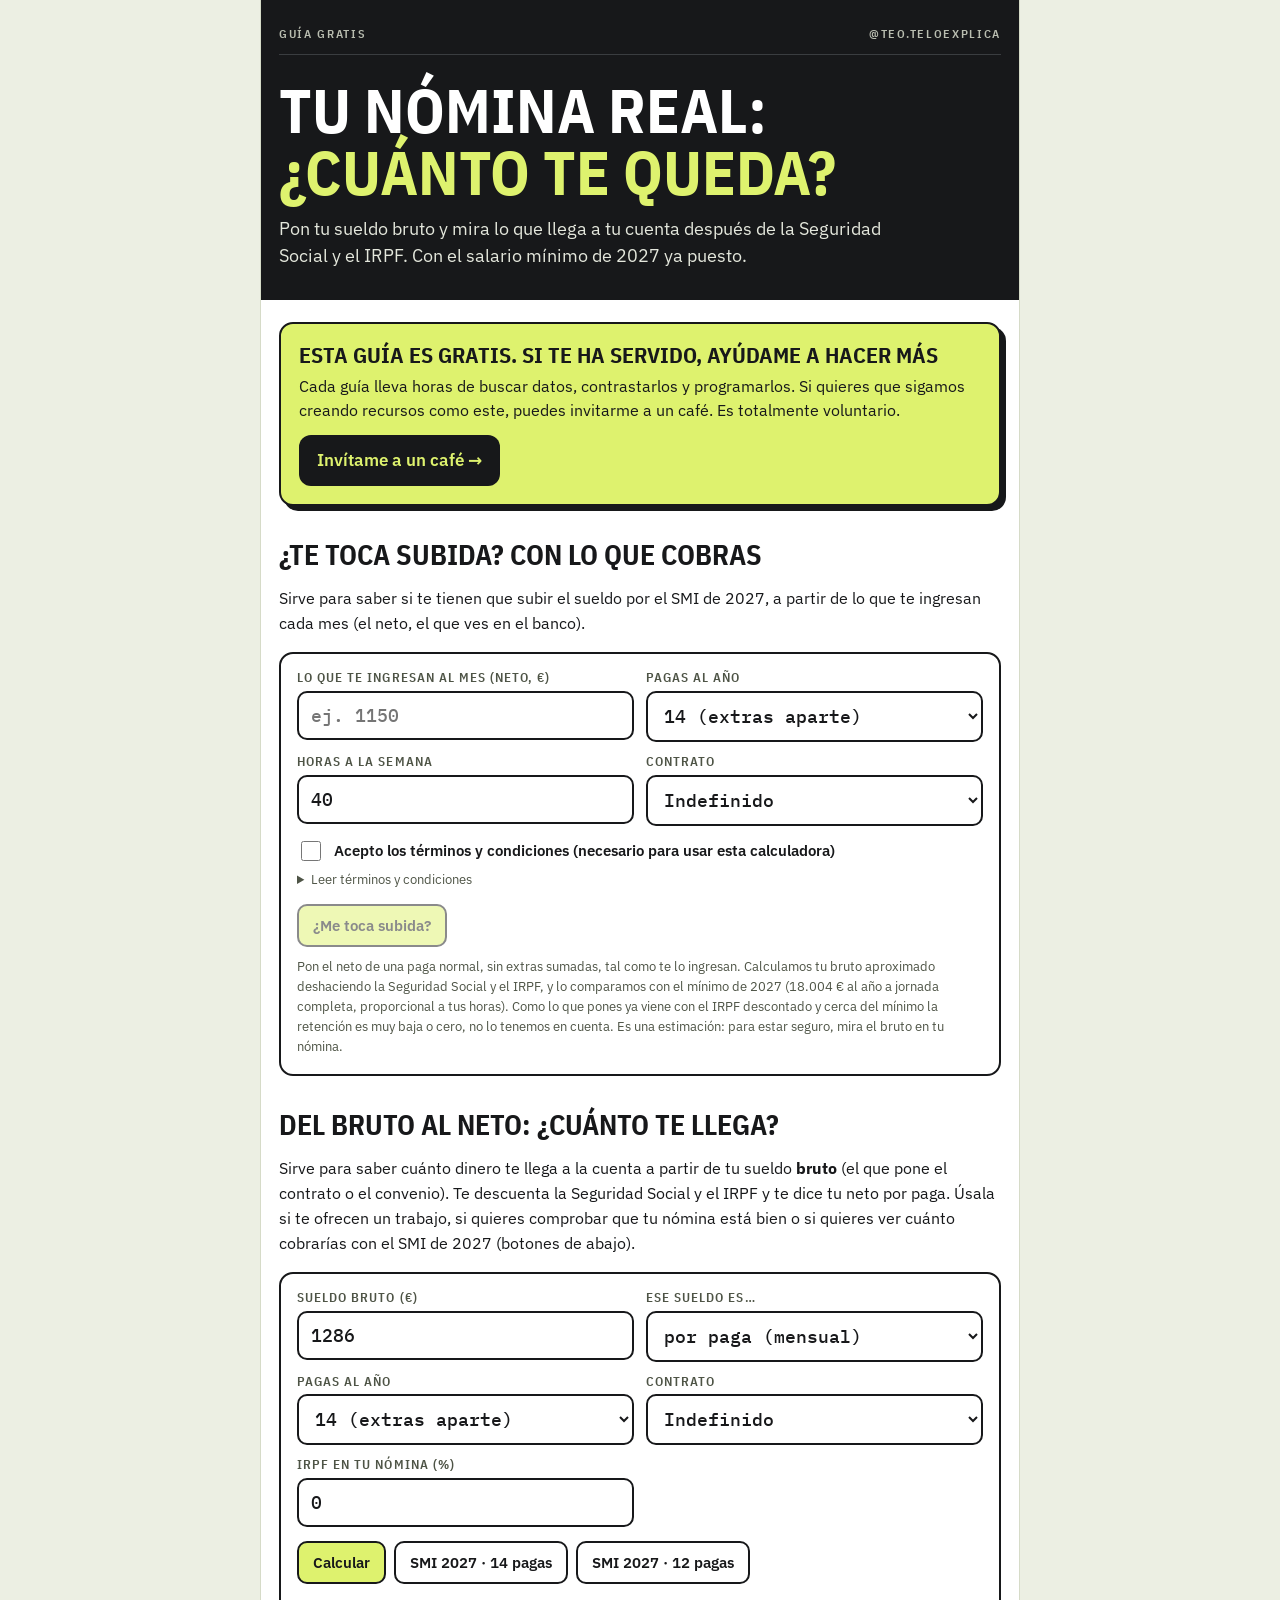
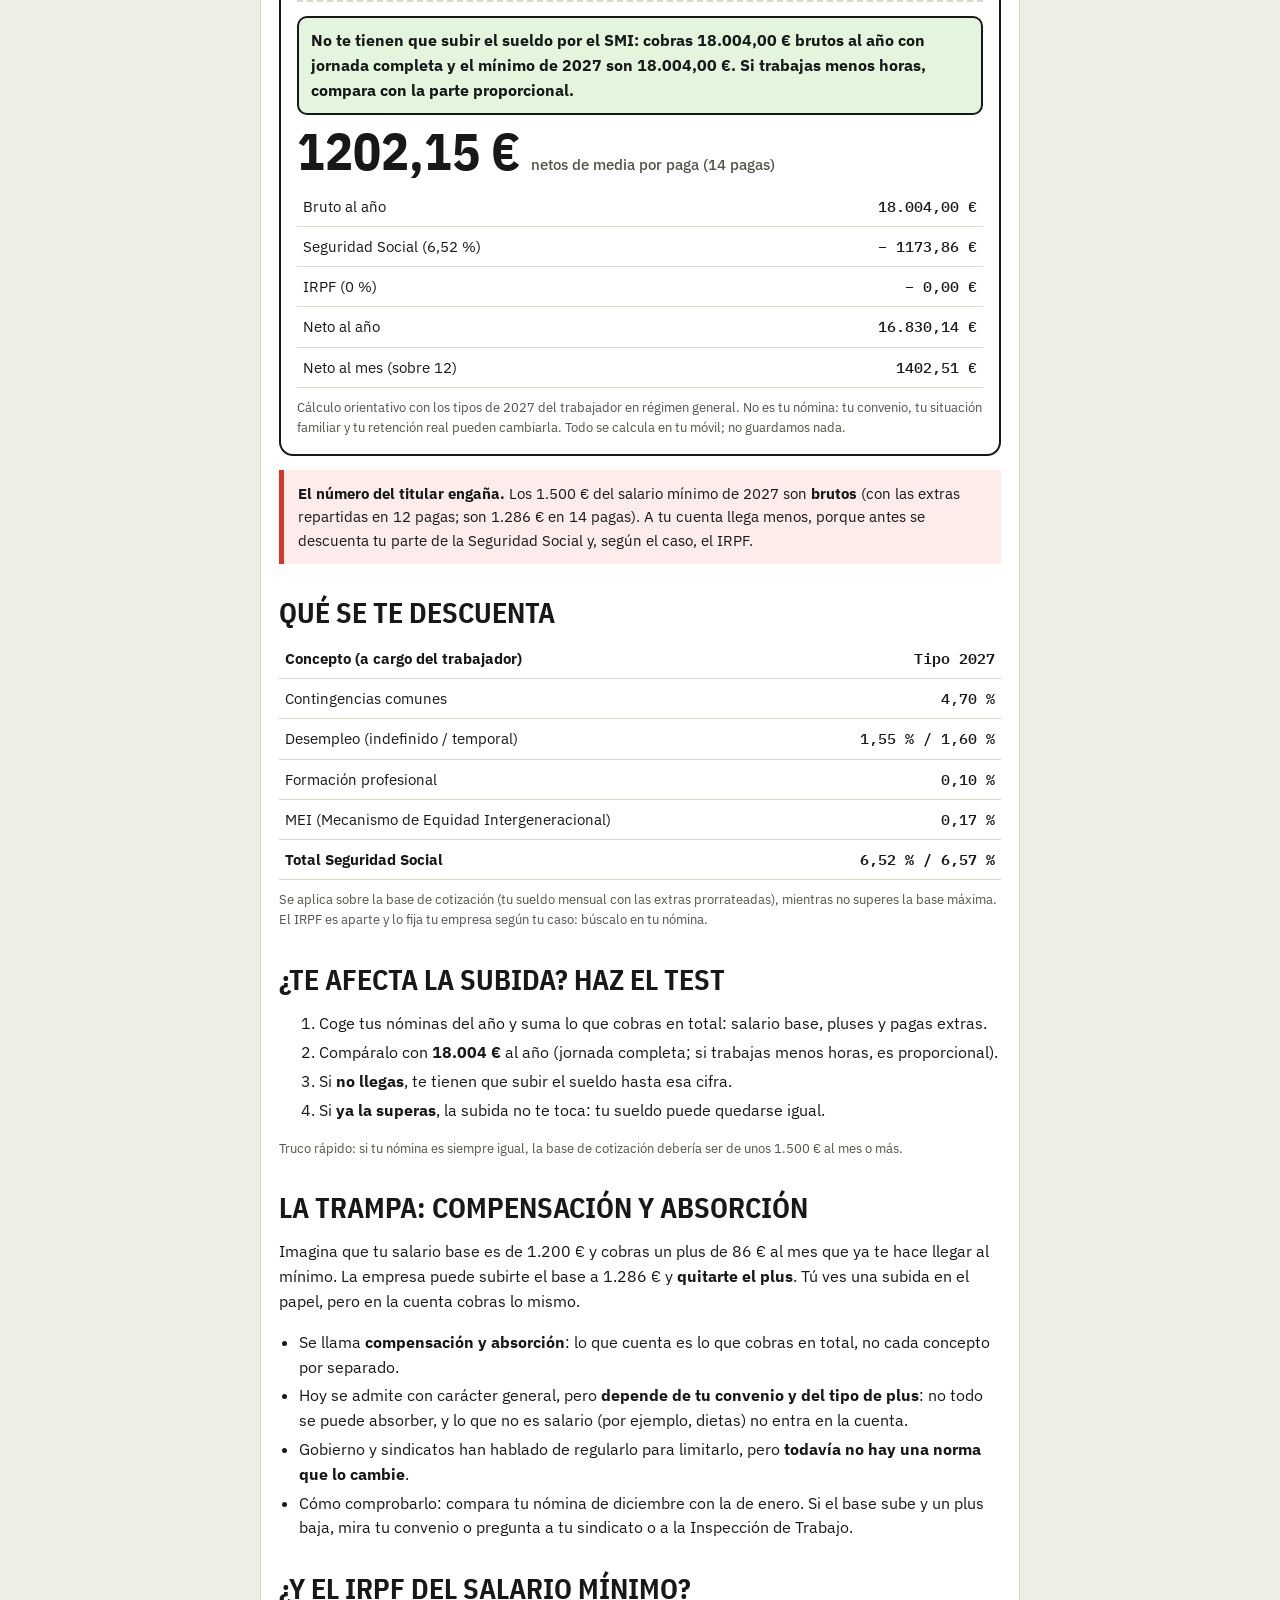
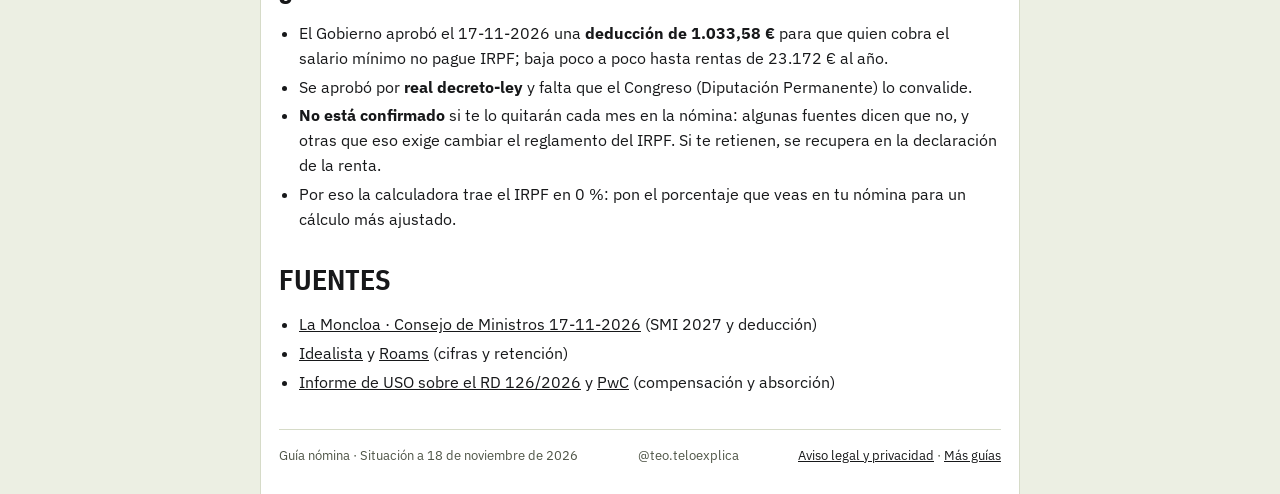
<file: nomina.html>
<!doctype html>
<html lang="es">
<head>
<meta charset="utf-8">
<meta name="viewport" content="width=device-width, initial-scale=1, viewport-fit=cover">
<title>Calculadora de nómina: ¿cuánto te queda del salario bruto? | Teo te lo explica</title>
<meta name="description" content="Calcula cuánto te queda de tu sueldo bruto después de la Seguridad Social y el IRPF. Con el salario mínimo de 2027 (1.286 € en 14 pagas) ya puesto. Por @teo.teloexplica.">
<link rel="canonical" href="https://teoteloexplica.com/nomina.html">
<meta property="og:type" content="website">
<meta property="og:title" content="Calculadora de nómina: ¿cuánto te queda?">
<meta property="og:description" content="De bruto a neto en 10 segundos. Con el SMI de 2027 ya puesto. Por @teo.teloexplica.">
<meta property="og:url" content="https://teoteloexplica.com/nomina.html">
<meta property="og:image" content="https://teoteloexplica.com/og.jpg">
<meta property="og:locale" content="es_ES">
<meta name="twitter:card" content="summary_large_image">
<link rel="icon" type="image/png" href="favicon.png">
<link rel="apple-touch-icon" href="apple-touch-icon.png">
<meta name="theme-color" content="#F7F8F1">
<link rel="stylesheet" href="fonts/fonts.css">
<style>
:root{--fondo:#ECEFE3;--papel:#fff;--noche:#17181A;--tinta:#17181A;--suave:#4E5446;--linea:#D6DBC8;--lima:#DEF26E;--aviso:#D9362B;--aviso-fondo:#FDECEA;--sans:"IBM Plex Sans",system-ui,-apple-system,"Segoe UI",sans-serif;--cond:"IBM Plex Sans Condensed","IBM Plex Sans","Arial Narrow",sans-serif;--mono:"IBM Plex Mono",ui-monospace,Menlo,monospace;color-scheme:light}
*{box-sizing:border-box}html,body{margin:0}[hidden]{display:none!important}
body{background:var(--fondo);color:var(--tinta);font:16px/1.55 var(--sans)}
a{color:var(--noche)}
.doc{max-width:760px;margin:0 auto;background:var(--papel);border-inline:1px solid var(--linea);min-height:100vh}
.in{padding-inline:max(18px,env(safe-area-inset-left,0px))}
.cover{background:var(--noche);color:#fff;padding-block:26px 30px}
.top{display:flex;justify-content:space-between;gap:12px;flex-wrap:wrap;font:600 12px/1.3 var(--cond);letter-spacing:.14em;text-transform:uppercase;color:#B9BDB0;border-bottom:1px solid #3A3D40;padding-bottom:12px}
h1{font:700 clamp(36px,8.2vw,62px)/1 var(--cond);text-transform:uppercase;margin:24px 0 12px;text-wrap:balance}
h1 span{color:var(--lima)}
.lead{margin:0;max-width:56ch;font-size:18px;color:#E4E7DC}
h2{font:700 28px/1.1 var(--cond);text-transform:uppercase;margin:34px 0 10px}
.apoyo{margin:22px 0 0;background:var(--lima);border:2px solid var(--tinta);border-radius:14px;box-shadow:5px 5px 0 var(--tinta);padding:18px}
.apoyo b{display:block;font:700 22px/1.15 var(--cond);text-transform:uppercase;margin-bottom:6px}
.apoyo p{margin:0 0 12px}
.cafe{display:inline-block;background:var(--noche);color:var(--lima);font-weight:600;font-size:17px;text-decoration:none;border-radius:12px;padding:12px 18px}
.cafe::after{content:" \2192"}
.sm{font-size:13px;color:var(--suave);margin:10px 0 0}
.calc{border:2px solid var(--tinta);border-radius:14px;padding:16px;margin-top:6px;background:#fff}
.fila{display:grid;gap:12px;grid-template-columns:1fr 1fr}
@media(max-width:520px){.fila{grid-template-columns:1fr}}
label{display:block;font:600 13px/1.3 var(--cond);letter-spacing:.08em;text-transform:uppercase;color:var(--suave);margin-bottom:4px}
input,select{width:100%;font:500 18px var(--mono);padding:11px 12px;border:2px solid var(--tinta);border-radius:10px;background:#fff;color:var(--tinta)}
.btns{display:flex;flex-wrap:wrap;gap:8px;margin:14px 0 0}
button{font:600 15px var(--sans);border:2px solid var(--tinta);background:var(--lima);border-radius:10px;padding:10px 14px;cursor:pointer;color:var(--tinta)}
button.sec{background:#fff}
.res{margin-top:16px;border-top:2px dashed var(--linea);padding-top:14px}
.grande{font:700 clamp(34px,9vw,52px)/1 var(--cond);margin:2px 0}
.grande small{font:500 15px var(--sans);color:var(--suave)}
table{width:100%;border-collapse:collapse;margin-top:10px;font-size:15px}
td,th{padding:8px 6px;border-bottom:1px solid var(--linea);text-align:left}
td.n,th.n{text-align:right;font-family:var(--mono);white-space:nowrap}
.aviso{background:var(--aviso-fondo);border-left:5px solid var(--aviso);padding:12px 14px;margin:14px 0;font-size:15px}
.pie{display:flex;flex-wrap:wrap;gap:6px 16px;justify-content:space-between;font-size:13px;color:var(--suave);border-top:1px solid var(--linea);margin-top:34px;padding-block:16px 28px}
ul{padding-left:20px}li{margin:4px 0}
</style>
</head>
<body>
<div class="doc">
<header class="cover in">
  <div class="top"><span>Guía gratis</span><span>@teo.teloexplica</span></div>
  <h1>Tu nómina real: <span>¿cuánto te queda?</span></h1>
  <p class="lead">Pon tu sueldo bruto y mira lo que llega a tu cuenta después de la Seguridad Social y el IRPF. Con el salario mínimo de 2027 ya puesto.</p>
</header>

<main class="in">
  <div class="apoyo" id="apoyo">
    <b>Esta guía es gratis. Si te ha servido, ayúdame a hacer más</b>
    <p>Cada guía lleva horas de buscar datos, contrastarlos y programarlos. Si quieres que sigamos creando recursos como este, puedes invitarme a un café. Es totalmente voluntario.</p>
    <a class="cafe" href="https://www.buymeacoffee.com/Teoteloexplica" target="_blank" rel="noopener">Invítame a un café</a>
  </div>

  <h2>¿Te toca subida? Con lo que cobras</h2>
  <p>Sirve para saber si te tienen que subir el sueldo por el SMI de 2027, a partir de lo que te ingresan cada mes (el neto, el que ves en el banco).</p>
  <div class="calc">
    <div class="fila">
      <div><label for="nn">Lo que te ingresan al mes (neto, €)</label><input id="nn" type="number" inputmode="decimal" min="0" step="any" placeholder="ej. 1150"></div>
      <div><label for="np">Pagas al año</label><select id="np"><option value="14" selected>14 (extras aparte)</option><option value="12">12 (extras prorrateadas)</option></select></div>
      <div><label for="nh">Horas a la semana</label><input id="nh" type="number" inputmode="decimal" min="1" max="40" step="any" value="40"></div>
      <div><label for="nc">Contrato</label><select id="nc"><option value="1.55">Indefinido</option><option value="1.60">Temporal</option></select></div>
    </div>
    <label class="ok" style="display:flex;gap:10px;align-items:center;text-transform:none;letter-spacing:0;font:600 15px/1.4 var(--sans);color:var(--tinta);margin-top:12px"><input id="nok" type="checkbox" style="width:20px;height:20px;flex:none"><span>Acepto los términos y condiciones (necesario para usar esta calculadora)</span></label>
    <details class="sm" style="margin-top:6px"><summary style="cursor:pointer">Leer términos y condiciones</summary><p style="margin:6px 0 0">Si aceptas, se guarda tu sueldo estimado, tus horas y tus pagas de forma anónima: sin nombre, sin IP y sin cookies. Se usa solo para un estudio privado sobre cuánto cobra la gente de media. No se comparte con nadie y solo lo ve el autor de la guía. Si no los aceptas, esta calculadora no funciona; la de más abajo (del bruto al neto) no guarda nada y se puede usar sin aceptar.</p></details>
    <div class="btns"><button id="nb" disabled style="opacity:.5;cursor:not-allowed">¿Me toca subida?</button></div>
    <div class="res" id="nres" hidden aria-live="polite">
      <p id="nver" style="font-weight:800;border:2px solid var(--tinta);border-radius:10px;padding:10px 12px;margin:0 0 10px"></p>
      <table><tbody id="ndet"></tbody></table>
    </div>
    <p class="sm">Pon el neto de una paga normal, sin extras sumadas, tal como te lo ingresan. Calculamos tu bruto aproximado deshaciendo la Seguridad Social y el IRPF, y lo comparamos con el mínimo de 2027 (18.004 € al año a jornada completa, proporcional a tus horas). Como lo que pones ya viene con el IRPF descontado y cerca del mínimo la retención es muy baja o cero, no lo tenemos en cuenta. Es una estimación: para estar seguro, mira el bruto en tu nómina.</p>
  </div>

  <h2>Del bruto al neto: ¿cuánto te llega?</h2>
  <p>Sirve para saber cuánto dinero te llega a la cuenta a partir de tu sueldo <b>bruto</b> (el que pone el contrato o el convenio). Te descuenta la Seguridad Social y el IRPF y te dice tu neto por paga. Úsala si te ofrecen un trabajo, si quieres comprobar que tu nómina está bien o si quieres ver cuánto cobrarías con el SMI de 2027 (botones de abajo).</p>
  <div class="calc">
    <div class="fila">
      <div><label for="sueldo">Sueldo bruto (€)</label><input id="sueldo" type="number" inputmode="decimal" min="0" step="any" value="1286"></div>
      <div><label for="per">Ese sueldo es…</label><select id="per"><option value="paga">por paga (mensual)</option><option value="anio">al año</option></select></div>
      <div><label for="pagas">Pagas al año</label><select id="pagas"><option value="14" selected>14 (extras aparte)</option><option value="12">12 (extras prorrateadas)</option></select></div>
      <div><label for="cont">Contrato</label><select id="cont"><option value="1.55">Indefinido</option><option value="1.60">Temporal</option></select></div>
      <div><label for="irpf">IRPF en tu nómina (%)</label><input id="irpf" type="number" inputmode="decimal" min="0" max="50" step="any" value="0"></div>
    </div>
    <div class="btns">
      <button id="calc">Calcular</button>
      <button class="sec" id="smi14">SMI 2027 · 14 pagas</button>
      <button class="sec" id="smi12">SMI 2027 · 12 pagas</button>
    </div>
    <div class="res" id="res" hidden aria-live="polite">
      <p id="veredicto" style="font-weight:800;border:2px solid var(--tinta);border-radius:10px;padding:10px 12px;margin:0 0 10px"></p>
      <div class="grande"><span id="neto"></span> <small id="netoUd"></small></div>
      <table><tbody id="det"></tbody></table>
    </div>
    <p class="sm">Cálculo orientativo con los tipos de 2027 del trabajador en régimen general. No es tu nómina: tu convenio, tu situación familiar y tu retención real pueden cambiarla. Todo se calcula en tu móvil; no guardamos nada.</p>
  </div>

  <div class="aviso"><b>El número del titular engaña.</b> Los 1.500 € del salario mínimo de 2027 son <b>brutos</b> (con las extras repartidas en 12 pagas; son 1.286 € en 14 pagas). A tu cuenta llega menos, porque antes se descuenta tu parte de la Seguridad Social y, según el caso, el IRPF.</div>

  <h2>Qué se te descuenta</h2>
  <table>
    <thead><tr><th>Concepto (a cargo del trabajador)</th><th class="n">Tipo 2027</th></tr></thead>
    <tbody>
      <tr><td>Contingencias comunes</td><td class="n">4,70 %</td></tr>
      <tr><td>Desempleo (indefinido / temporal)</td><td class="n">1,55 % / 1,60 %</td></tr>
      <tr><td>Formación profesional</td><td class="n">0,10 %</td></tr>
      <tr><td>MEI (Mecanismo de Equidad Intergeneracional)</td><td class="n">0,17 %</td></tr>
      <tr><td><b>Total Seguridad Social</b></td><td class="n"><b>6,52 % / 6,57 %</b></td></tr>
    </tbody>
  </table>
  <p class="sm">Se aplica sobre la base de cotización (tu sueldo mensual con las extras prorrateadas), mientras no superes la base máxima. El IRPF es aparte y lo fija tu empresa según tu caso: búscalo en tu nómina.</p>

  <h2>¿Te afecta la subida? Haz el test</h2>
  <ol>
    <li>Coge tus nóminas del año y suma lo que cobras en total: salario base, pluses y pagas extras.</li>
    <li>Compáralo con <b>18.004 €</b> al año (jornada completa; si trabajas menos horas, es proporcional).</li>
    <li>Si <b>no llegas</b>, te tienen que subir el sueldo hasta esa cifra.</li>
    <li>Si <b>ya la superas</b>, la subida no te toca: tu sueldo puede quedarse igual.</li>
  </ol>
  <p class="sm">Truco rápido: si tu nómina es siempre igual, la base de cotización debería ser de unos 1.500 € al mes o más.</p>

  <h2>La trampa: compensación y absorción</h2>
  <p>Imagina que tu salario base es de 1.200 € y cobras un plus de 86 € al mes que ya te hace llegar al mínimo. La empresa puede subirte el base a 1.286 € y <b>quitarte el plus</b>. Tú ves una subida en el papel, pero en la cuenta cobras lo mismo.</p>
  <ul>
    <li>Se llama <b>compensación y absorción</b>: lo que cuenta es lo que cobras en total, no cada concepto por separado.</li>
    <li>Hoy se admite con carácter general, pero <b>depende de tu convenio y del tipo de plus</b>: no todo se puede absorber, y lo que no es salario (por ejemplo, dietas) no entra en la cuenta.</li>
    <li>Gobierno y sindicatos han hablado de regularlo para limitarlo, pero <b>todavía no hay una norma que lo cambie</b>.</li>
    <li>Cómo comprobarlo: compara tu nómina de diciembre con la de enero. Si el base sube y un plus baja, mira tu convenio o pregunta a tu sindicato o a la Inspección de Trabajo.</li>
  </ul>

  <h2>¿Y el IRPF del salario mínimo?</h2>
  <ul>
    <li>El Gobierno aprobó el 17-11-2026 una <b>deducción de 1.033,58 €</b> para que quien cobra el salario mínimo no pague IRPF; baja poco a poco hasta rentas de 23.172 € al año.</li>
    <li>Se aprobó por <b>real decreto-ley</b> y falta que el Congreso (Diputación Permanente) lo convalide.</li>
    <li><b>No está confirmado</b> si te lo quitarán cada mes en la nómina: algunas fuentes dicen que no, y otras que eso exige cambiar el reglamento del IRPF. Si te retienen, se recupera en la declaración de la renta.</li>
    <li>Por eso la calculadora trae el IRPF en 0 %: pon el porcentaje que veas en tu nómina para un cálculo más ajustado.</li>
  </ul>

  <h2>Fuentes</h2>
  <ul>
    <li><a href="https://www.lamoncloa.gob.es/consejodeministros/resumenes/Paginas/2026/171126-rueda-prensa-consejo-ministros.aspx" rel="noopener">La Moncloa · Consejo de Ministros 17-11-2026</a> (SMI 2027 y deducción)</li>
    <li><a href="https://www.idealista.com/news/finanzas/laboral/2026/11/17/924650-el-gobierno-aprueba-la-subida-del-smi-a-1-286-euros-al-mes-para-2027" rel="noopener">Idealista</a> y <a href="https://roams.es/actualidad/finanzas/aprobado-smi-2027-1286-brutos-65-mas-mes-sin-retencion-irpf/" rel="noopener">Roams</a> (cifras y retención)</li>
    <li><a href="https://www.uso.es/wp-content/uploads/2026/03/sindicato-uso-informe-RD1262026-SM-compensacion-absorcion-salarial.pdf" rel="noopener">Informe de USO sobre el RD 126/2026</a> y <a href="https://periscopiofiscalylegal.pwc.es/se-fija-la-cuantia-del-smi-el-problema-ahora-es-como-aplicarlo/" rel="noopener">PwC</a> (compensación y absorción)</li>
  </ul>

  <div class="pie"><span>Guía nómina · Situación a 18 de noviembre de 2026</span><span>@teo.teloexplica</span><span><a href="aviso-legal.html">Aviso legal y privacidad</a> · <a href="./">Más guías</a></span></div>
</main>
</div>
<script>
(function () {
  var $ = function (id) { return document.getElementById(id); };
  var eur = new Intl.NumberFormat("es-ES", { style: "currency", currency: "EUR" });
  function fila(tb, txt, val) {
    var tr = document.createElement("tr"), a = document.createElement("td"), b = document.createElement("td");
    a.textContent = txt; b.className = "n"; b.textContent = val;
    tr.appendChild(a); tr.appendChild(b); tb.appendChild(tr);
  }
  function desdeNeto() {
    if (!$("nok").checked) { $("nres").hidden = true; return; }
    var x = parseFloat($("nn").value), h = parseFloat($("nh").value), irpf = 0;
    if (!isFinite(x) || x <= 0) { $("nres").hidden = true; return; }
    if (!isFinite(h) || h <= 0) h = 40;
    if (h > 40) h = 40;
    if (!isFinite(irpf) || irpf < 0) irpf = 0;
    if (irpf > 50) irpf = 50;
    var p = parseInt($("np").value, 10);
    var tipoSS = (4.70 + parseFloat($("nc").value) + 0.10 + 0.17) / 100;
    var brutoAnual = (x * p) / (1 - tipoSS - irpf / 100);
    var minimo = 18004 * h / 40;
    var v = $("nver"), falta = minimo - brutoAnual;
    if (Math.abs(falta) <= minimo * 0.03) {
      v.style.background = "#fff3c4";
      v.textContent = "Estás muy cerca del mínimo y no se puede saber solo con el neto. Mira el bruto de tu nómina: si el total anual (base, pluses y extras) es menor de " + eur.format(minimo) + ", te tienen que subir.";
    } else if (falta > 0) {
      v.style.background = "#ffe3e0";
      v.textContent = "Sí, te toca subida: tu bruto anual estimado es " + eur.format(brutoAnual) + " y el mínimo de 2027 para tus horas es " + eur.format(minimo) + " (te faltarían unos " + eur.format(falta) + " al año).";
    } else {
      v.style.background = "#e3f5dc";
      v.textContent = "No, el SMI no te obliga a subirte: tu bruto anual estimado es " + eur.format(brutoAnual) + ", por encima del mínimo de 2027 para tus horas (" + eur.format(minimo) + ").";
    }
    var tb = $("ndet"); tb.textContent = "";
    fila(tb, "Neto al año (" + p + " pagas)", eur.format(x * p));
    fila(tb, "Bruto anual estimado", eur.format(brutoAnual));
    fila(tb, "Bruto por paga estimado", eur.format(brutoAnual / p));
    fila(tb, "Mínimo 2027 a " + String(h).replace(".", ",") + " h/semana", eur.format(minimo));
    fila(tb, "Neto por paga que equivale al mínimo", eur.format(minimo * (1 - tipoSS - irpf / 100) / p));
    $("nres").hidden = false;
  }
  var ENVIA = "https://salarios-guia.resolver-amazon.workers.dev", enviado = "";
  function guardar() {
    var x = parseFloat($("nn").value), h = parseFloat($("nh").value), irpf = 0;
    if (!$("nok").checked || !isFinite(x) || x <= 0) return;
    if (!isFinite(h) || h <= 0 || h > 40) h = 40;
    if (!isFinite(irpf) || irpf < 0 || irpf > 50) irpf = 0;
    var p = parseInt($("np").value, 10), tipoSS = (4.70 + parseFloat($("nc").value) + 0.10 + 0.17) / 100;
    var bruto = Math.round((x * p) / (1 - tipoSS - irpf / 100)), cuerpo = JSON.stringify({ bruto_anual: bruto, horas: h, pagas: p, origen: "neto" });
    if (cuerpo === enviado) return;
    enviado = cuerpo;
    try { fetch(ENVIA, { method: "POST", headers: { "content-type": "text/plain" }, body: cuerpo, keepalive: true }).catch(function () {}); } catch (e) {}
  }
  $("nb").addEventListener("click", function () { desdeNeto(); guardar(); });
  ["nn", "np", "nh", "nc"].forEach(function (id) { $(id).addEventListener("input", desdeNeto); });
  $("nok").addEventListener("change", function () { var b = $("nb"); b.disabled = !this.checked; b.style.opacity = this.checked ? "1" : ".5"; b.style.cursor = this.checked ? "pointer" : "not-allowed"; desdeNeto(); guardar(); });
})();
</script>
<script>
(function () {
  var $ = function (id) { return document.getElementById(id); };
  var eur = new Intl.NumberFormat("es-ES", { style: "currency", currency: "EUR" });
  function fila(tb, txt, val, neg) {
    var tr = document.createElement("tr"), a = document.createElement("td"), b = document.createElement("td");
    a.textContent = txt; b.className = "n"; b.textContent = (neg ? "− " : "") + eur.format(val);
    tr.appendChild(a); tr.appendChild(b); tb.appendChild(tr);
  }
  function calcular() {
    var s = parseFloat($("sueldo").value), irpf = parseFloat($("irpf").value);
    if (!isFinite(s) || s <= 0) { $("res").hidden = true; return; }
    if (!isFinite(irpf) || irpf < 0) irpf = 0;
    if (irpf > 50) irpf = 50;
    var pagas = parseInt($("pagas").value, 10);
    var anual = $("per").value === "anio" ? s : s * pagas;
    var tipoSS = (4.70 + parseFloat($("cont").value) + 0.10 + 0.17) / 100;
    var ss = anual * tipoSS, ir = anual * irpf / 100, netoAnual = anual - ss - ir;
    $("neto").textContent = eur.format(netoAnual / pagas);
    $("netoUd").textContent = "netos de media por paga (" + pagas + " pagas)";
    var tb = $("det"); tb.textContent = "";
    fila(tb, "Bruto al año", anual, false);
    fila(tb, "Seguridad Social (" + (tipoSS * 100).toFixed(2).replace(".", ",") + " %)", ss, true);
    fila(tb, "IRPF (" + String(irpf).replace(".", ",") + " %)", ir, true);
    fila(tb, "Neto al año", netoAnual, false);
    fila(tb, "Neto al mes (sobre 12)", netoAnual / 12, false);
    var v = $("veredicto"), minimo = 18004;
    if (anual + 0.5 < minimo) {
      v.style.background = "#ffe3e0";
      v.textContent = "Sí te tienen que subir el sueldo: con jornada completa cobras " + eur.format(anual) + " brutos al año y el mínimo de 2027 son " + eur.format(minimo) + " (te faltan " + eur.format(minimo - anual) + "). Cuenta todo el año: base, pluses y pagas extras. Si trabajas menos horas, compara con la parte proporcional.";
    } else {
      v.style.background = "#e3f5dc";
      v.textContent = "No te tienen que subir el sueldo por el SMI: cobras " + eur.format(anual) + " brutos al año con jornada completa y el mínimo de 2027 son " + eur.format(minimo) + ". Si trabajas menos horas, compara con la parte proporcional.";
    }
    $("res").hidden = false;
  }
  function preset(bruto, pagas) { $("sueldo").value = bruto; $("per").value = "paga"; $("pagas").value = String(pagas); $("irpf").value = 0; calcular(); }
  $("calc").addEventListener("click", calcular);
  $("smi14").addEventListener("click", function () { preset(1286, 14); });
  $("smi12").addEventListener("click", function () { preset(1500.33, 12); });
  ["sueldo", "per", "pagas", "cont", "irpf"].forEach(function (id) { $(id).addEventListener("input", calcular); });
  calcular();
})();
</script>
</body>
</html>
</file>
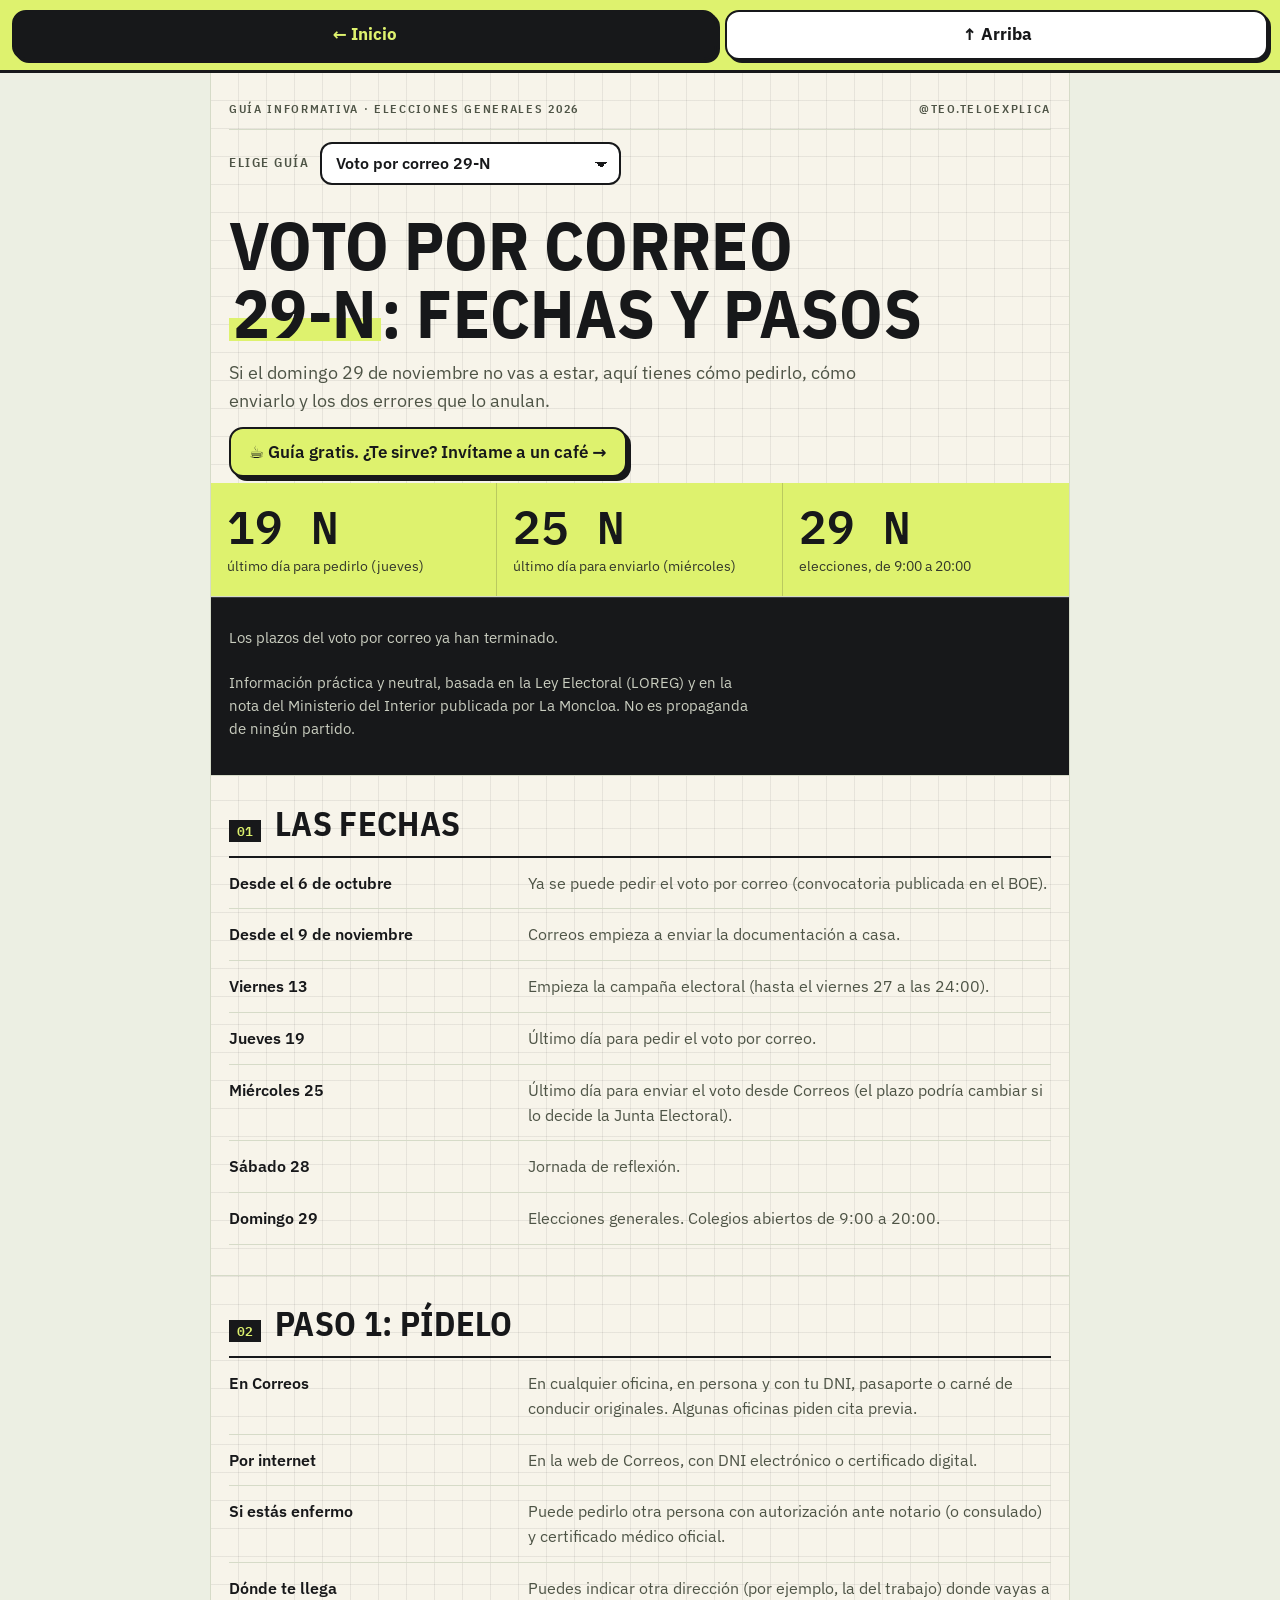
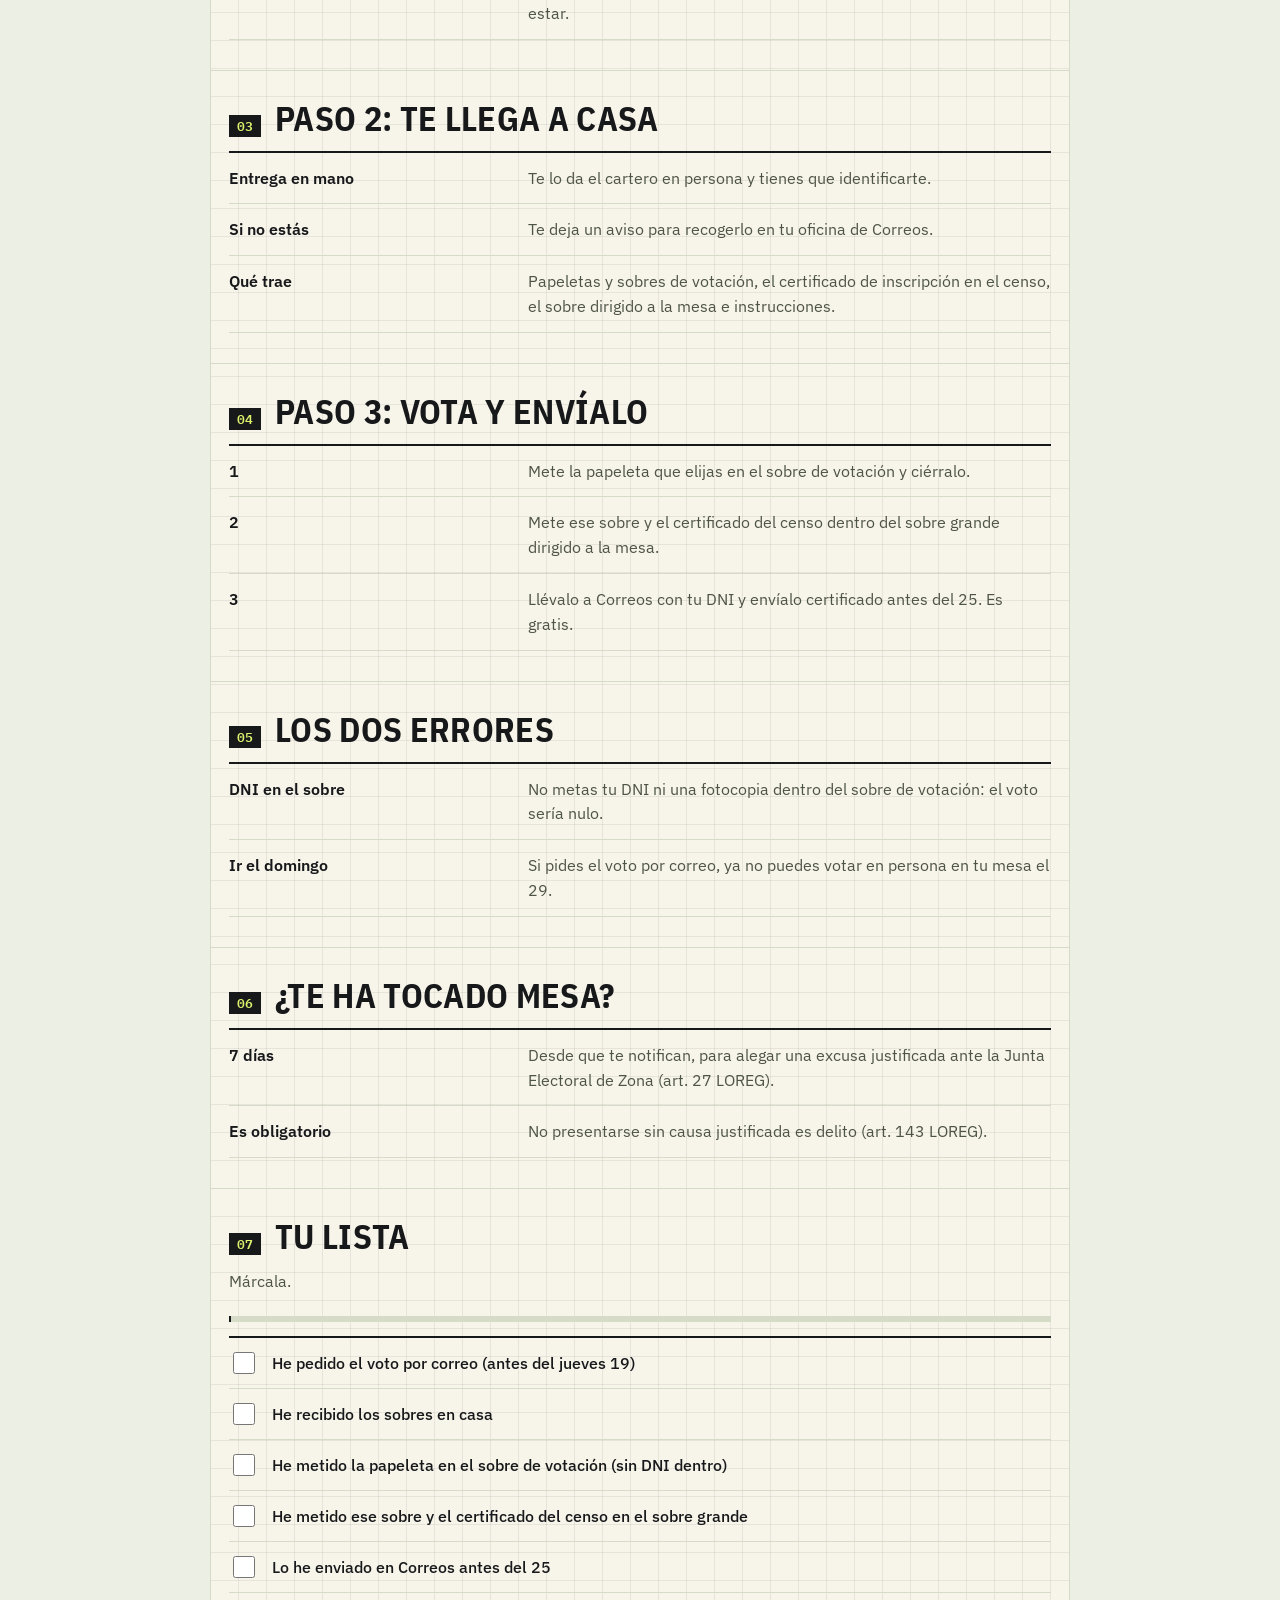
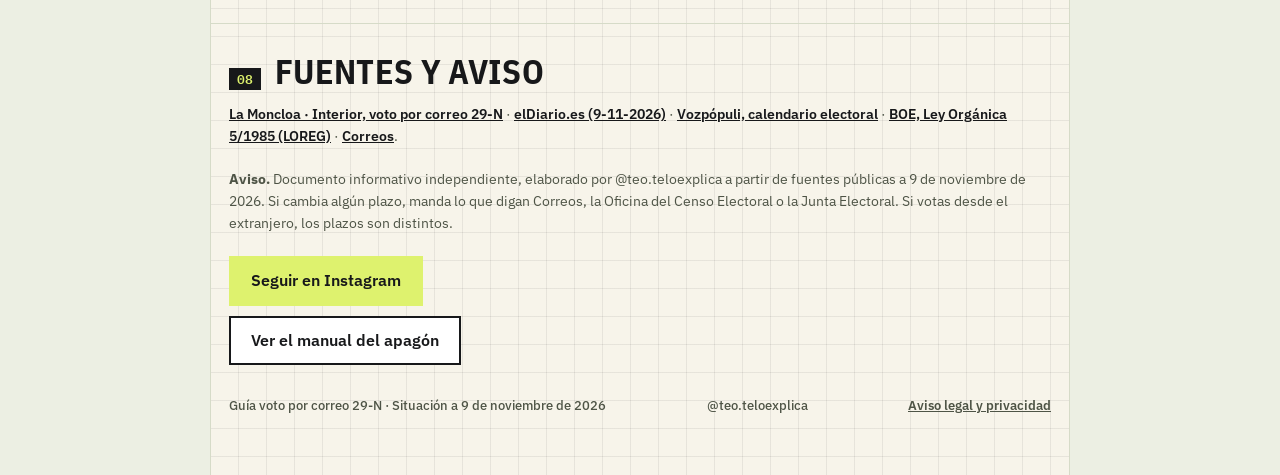
<file: voto.html>
<!doctype html>
<html lang="es">
<head>
<meta charset="utf-8">
<meta name="viewport" content="width=device-width, initial-scale=1, viewport-fit=cover">
<title>Voto por correo 29-N: fechas y pasos · Guía | Teo te lo explica</title>
<meta name="description" content="Cómo pedir y enviar el voto por correo para las elecciones generales del 29 de noviembre de 2026: fechas, pasos, errores que anulan el voto y qué hacer si te toca mesa. Por @teo.teloexplica.">
<link rel="canonical" href="https://teoteloexplica.com/voto.html">
<meta property="og:type" content="website">
<meta property="og:title" content="Voto por correo 29-N: fechas y pasos">
<meta property="og:description" content="Pídelo hasta el jueves 19 y envíalo antes del 25. Guía práctica y neutral de @teo.teloexplica.">
<meta property="og:url" content="https://teoteloexplica.com/voto.html">
<meta property="og:image" content="https://teoteloexplica.com/og.jpg">
<meta property="og:image:width" content="1200">
<meta property="og:image:height" content="630">
<meta property="og:image:alt" content="Guía del voto por correo de Teo te lo explica">
<meta property="og:locale" content="es_ES">
<meta name="twitter:card" content="summary_large_image">
<link rel="icon" type="image/png" href="favicon.png">
<link rel="apple-touch-icon" href="apple-touch-icon.png">
<meta name="theme-color" content="#F7F8F1">
<link rel="stylesheet" href="fonts/fonts.css">
<style>html, body { margin: 0; } [hidden] { display: none !important; } .pie a { color: inherit; }</style>
<style>

/* Concepto: manual de preparación civil. Columna de documento sobre fondo gris azulado, portada en azul noche, un solo acento de señalización (naranja) y números en mono.
   Una sola apariencia a propósito: parece papel impreso y se parece a su PDF. */
:root {
  --fondo: #ECEFE3;
  --papel: #FFFFFF;
  --noche: #17181A;
  --noche-2: #2A2C2F;
  --tinta: #17181A;
  --suave: #4E5446;
  --linea: #D6DBC8;
  --aviso: #D9362B;
  --lima: #DEF26E;
  --lima-osc: #CBE24F;
  --claro: #F7F8F1;
  --aviso-fondo: #FDECEA;
  --sans: "IBM Plex Sans", "Inter", system-ui, -apple-system, "Segoe UI", sans-serif;
  --cond: "IBM Plex Sans Condensed", "IBM Plex Sans", "Arial Narrow", sans-serif;
  --mono: "IBM Plex Mono", ui-monospace, "SFMono-Regular", Menlo, monospace;
  color-scheme: light;
}
* { box-sizing: border-box; }
body { background: var(--fondo); color: var(--tinta); font-family: var(--sans); font-size: 16px; line-height: 1.55; }
a { color: var(--noche); }
.doc { max-width: 860px; margin: 0 auto; background: var(--papel); border-left: 1px solid var(--linea); border-right: 1px solid var(--linea); min-height: 100vh; }
.in { padding-left: max(18px, env(safe-area-inset-left, 0px)); padding-right: max(18px, env(safe-area-inset-right, 0px)); }
.cover { background: var(--noche); color: #fff; padding-block: 28px 34px; }
.cover .top { display: flex; justify-content: space-between; gap: 12px; flex-wrap: wrap; font: 600 12px/1.3 var(--cond); letter-spacing: .14em; text-transform: uppercase; color: #B9BDB0; border-bottom: 1px solid #3A3D40; padding-bottom: 12px; }
.cover h1 { font: 700 clamp(38px, 8.4vw, 68px)/1 var(--cond); text-transform: uppercase; letter-spacing: .005em; margin: 26px 0 12px; text-wrap: balance; }
.cover h1 span { color: var(--lima); }
.cover .lead { margin: 0; max-width: 58ch; font-size: 18px; color: #E4E7DC; }
.meta { display: grid; grid-template-columns: repeat(auto-fit, minmax(150px, 1fr)); gap: 14px 22px; margin-top: 26px; padding-top: 18px; border-top: 1px solid #3A3D40; }
.meta div { min-width: 0; }
.meta dt { font: 600 11px/1.3 var(--cond); letter-spacing: .14em; text-transform: uppercase; color: #A9AE9C; }
.meta dd { margin: 3px 0 0; font-size: 15px; font-weight: 500; }
.acciones { display: grid; gap: 10px; margin-top: 26px; max-width: 520px; }
.btn { display: block; text-align: center; text-decoration: none; font: 700 16px/1.2 var(--sans); padding: 15px 18px; background: var(--lima); color: var(--tinta); border: 2px solid var(--lima); }
.btn:hover { background: var(--lima-osc); border-color: var(--lima-osc); }
.btn.sec { background: transparent; color: #fff; border-color: #6B6F66; }
.btn.sec:hover { background: var(--noche-2); }
.btn.buy { background: #fff; color: var(--tinta); border-color: #fff; }
.btn.buy:hover { background: #F1F4E6; border-color: #F1F4E6; }
.btn:focus-visible, a:focus-visible, input:focus-visible, button:focus-visible { outline: 3px solid var(--aviso); outline-offset: 3px; }
.acciones small { color: #B9BDB0; font-size: 13px; line-height: 1.45; }
.acciones small a { color: #fff; }
.cifras { display: grid; grid-template-columns: repeat(3, 1fr); background: var(--lima); border-bottom: 1px solid var(--linea); }
.cifras div { padding: 20px 16px; border-right: 1px solid rgba(23, 24, 26, .18); min-width: 0; }
.cifras div:last-child { border-right: 0; }
.cifras b { display: block; font: 600 clamp(30px, 6.5vw, 46px)/1 var(--mono); color: var(--noche); font-variant-numeric: tabular-nums; }
.cifras span { display: block; margin-top: 8px; font-size: 14px; color: #33372A; line-height: 1.35; }
main { display: grid; gap: 0; }
section { padding-block: 30px; border-bottom: 1px solid var(--linea); display: grid; gap: 14px; }
.cab { display: flex; align-items: baseline; gap: 14px; }
.doc { counter-reset: sec; }
main > section { counter-increment: sec; }
.cab .num::before { content: counter(sec, decimal-leading-zero); }
.cab .num { font: 600 13px/1 var(--mono); color: var(--lima); background: var(--noche); padding: 5px 8px 4px; flex: none; }
h2 { margin: 0; font: 700 clamp(26px, 5.4vw, 34px)/1.05 var(--cond); text-transform: uppercase; letter-spacing: .01em; color: var(--noche); text-wrap: balance; }
.intro { margin: 0; color: var(--suave); max-width: 64ch; }
.filas { border-top: 2px solid var(--noche); }
.fila { display: grid; grid-template-columns: minmax(0, 1fr) minmax(0, 1.9fr); gap: 4px 24px; padding: 13px 0; border-bottom: 1px solid var(--linea); }
.fila b { font-weight: 600; }
.fila span { color: var(--suave); }
.aviso { background: var(--aviso-fondo); border-left: 5px solid var(--aviso); padding: 14px 16px; font-size: 15px; }
.aviso b { color: var(--aviso); text-transform: uppercase; letter-spacing: .06em; font: 700 12px/1 var(--cond); display: block; margin-bottom: 5px; }
.calc { border: 1px solid var(--linea); background: var(--claro); padding: 18px; display: grid; gap: 14px; }
.calc label { font-weight: 600; }
.stepper { display: flex; align-items: center; gap: 8px; }
.stepper button { width: 46px; height: 46px; font: 600 22px/1 var(--sans); background: var(--papel); border: 1px solid var(--noche); color: var(--noche); cursor: pointer; }
.stepper button:hover { background: var(--noche); color: #fff; }
.stepper input { width: 76px; height: 46px; text-align: center; font: 600 22px/1 var(--mono); border: 1px solid var(--noche); background: var(--papel); color: var(--tinta); }
.resultado { display: flex; align-items: baseline; gap: 10px; flex-wrap: wrap; }
.resultado b { font: 600 clamp(40px, 9vw, 58px)/1 var(--mono); color: var(--noche); font-variant-numeric: tabular-nums; }
.nota { font-size: 14px; color: var(--suave); margin: 0; }
.equipo a.fila { text-decoration: none; color: inherit; grid-template-columns: minmax(0, 1fr) auto; align-items: center; }
.equipo a.fila:hover { background: #F3F6FA; }
.equipo small { display: block; color: var(--suave); font-size: 14px; }
.equipo em { font: 600 12px/1 var(--cond); letter-spacing: .1em; text-transform: uppercase; font-style: normal; color: var(--aviso); border: 1px solid var(--aviso); padding: 7px 9px; white-space: nowrap; }
.publi { font: 700 11px/1 var(--cond); letter-spacing: .14em; text-transform: uppercase; color: var(--suave); border: 1px solid var(--linea); padding: 4px 7px; justify-self: start; }
.lista { display: grid; gap: 0; border-top: 2px solid var(--noche); }
.lista label { display: flex; gap: 14px; align-items: center; padding: 11px 0; border-bottom: 1px solid var(--linea); cursor: pointer; font-weight: 500; }
.lista input { width: 22px; height: 22px; accent-color: var(--noche); flex: none; }
.lista label:has(input:checked) { color: var(--suave); text-decoration: line-through; text-decoration-color: var(--linea); }
.progreso { font: 600 14px/1 var(--mono); color: var(--noche); }
.fuentes { font-size: 14px; color: var(--suave); }
.fuentes a { font-weight: 600; }
.fuentes p { margin: 0 0 8px; }
.pie { display: flex; justify-content: space-between; gap: 10px 20px; flex-wrap: wrap; padding-block: 18px 30px; font: 500 13px/1.4 var(--sans); color: var(--suave); }
.seguir { display: grid; gap: 10px; justify-items: start; }
.seguir .btn { display: inline-block; padding: 13px 20px; }
@media (max-width: 560px) {
  .fila { grid-template-columns: 1fr; }
  .cifras { grid-template-columns: 1fr; }
  .cifras div { border-right: 0; border-bottom: 1px solid rgba(23, 24, 26, .18); display: flex; align-items: baseline; gap: 14px; }
  .cifras div:last-child { border-bottom: 0; }
  .cifras span { margin-top: 0; }
  .cifras b { flex: none; min-width: 4ch; white-space: nowrap; }
  .equipo em { display: none; }
  .equipo a.fila { grid-template-columns: 1fr; }
}
.tienda { display: grid; grid-template-columns: repeat(5, minmax(0, 1fr)); gap: 12px; }
.tile { display: grid; align-content: start; gap: 6px; padding: 16px 14px 14px; border: 1px solid var(--linea); background: var(--claro); text-decoration: none; color: var(--tinta); }
.tile svg { background: #fff; border: 1px solid var(--linea); padding: 8px; width: 72px; height: 72px; margin-bottom: 6px; }
.tile b { font-weight: 600; line-height: 1.25; }
.tile small { color: var(--suave); font-size: 13.5px; line-height: 1.4; }
.tile .comprar { margin-top: 8px; background: var(--lima); color: var(--tinta); font: 700 14px/1.2 var(--sans); padding: 12px 10px; text-align: center; border: 2px solid var(--tinta); }
.tile .comprar i { font-style: normal; }
.tile:hover { border-color: var(--noche); background: #fff; }
.tile:hover .comprar { background: var(--lima-osc); }
.todo { display: flex; align-items: center; justify-content: space-between; gap: 14px; background: var(--noche); color: #fff; padding: 16px 18px; text-decoration: none; }
.todo b { display: block; font-size: 18px; }
.todo small { color: #B7C6D9; font-size: 14px; }
.todo em { flex: none; font: 700 14px/1 var(--sans); font-style: normal; background: var(--aviso); padding: 12px 14px; }
.todo:hover { background: var(--noche-2); }
.equipo .todo em { color: #fff; border: 0; letter-spacing: 0; text-transform: none; font-size: 14px; padding: 12px 14px; }
@media (max-width: 860px) { .tienda { grid-template-columns: repeat(3, minmax(0, 1fr)); } }
@media (max-width: 560px) { .tienda { grid-template-columns: repeat(2, minmax(0, 1fr)); } }
@media (max-width: 420px) { .todo { flex-direction: column; align-items: flex-start; } }
.cesta { display: grid; grid-template-columns: minmax(0, 1fr) auto; gap: 14px 20px; align-items: center; background: var(--noche); color: #fff; padding: 20px; }
.cesta-tx b { display: block; font: 700 clamp(20px, 4vw, 24px)/1.15 var(--cond); text-transform: uppercase; letter-spacing: .02em; }
.cesta-tx small { display: block; color: #C6CABB; font-size: 14px; margin-top: 4px; max-width: 52ch; }
.cesta-btn { background: var(--lima); color: var(--tinta); text-decoration: none; font: 700 17px/1.2 var(--sans); padding: 16px 20px; text-align: center; border: 2px solid var(--lima); }
.cesta-btn:hover { background: var(--lima-osc); border-color: var(--lima-osc); }
.cesta details { grid-column: 1 / -1; font-size: 14px; color: #C6CABB; }
.cesta summary { cursor: pointer; color: #fff; font-weight: 600; }
.cesta ol { margin: 8px 0; padding-left: 20px; columns: 2; column-gap: 24px; }
.cesta details p { margin: 0; }
@media (max-width: 600px) { .cesta { grid-template-columns: 1fr; } .cesta ol { columns: 1; } }
.compra1 { display: grid; grid-template-columns: minmax(0, 1fr) auto; gap: 14px 20px; align-items: center; background: #fff; color: var(--tinta); text-decoration: none; padding-block: 20px; padding-left: max(18px, env(safe-area-inset-left, 0px)); padding-right: max(18px, env(safe-area-inset-right, 0px)); border-bottom: 4px solid var(--tinta); }
.c1-tx { display: grid; gap: 4px; min-width: 0; }
.c1-tx b { font: 700 clamp(24px, 5.2vw, 32px)/1.05 var(--cond); text-transform: uppercase; letter-spacing: .01em; }
.c1-tx small { color: var(--suave); font-size: 15px; }
.c1-publi { margin-bottom: 4px; }
.c1-btn { background: var(--tinta); color: var(--lima); font: 700 17px/1.2 var(--sans); padding: 16px 20px; text-align: center; white-space: nowrap; }
.c1-btn i { font-style: normal; }
.compra1:hover .c1-btn { background: var(--noche-2); }
.compra1:focus-visible { outline: 3px solid var(--aviso); outline-offset: -3px; }
@media (max-width: 600px) { .compra1 { grid-template-columns: 1fr; } .c1-btn { white-space: normal; } }
/* Movimiento: todo es visible en reposo; las animaciones solo añaden entrada y énfasis. */
@media (prefers-reduced-motion: no-preference) {
  .cover .top, .cover h1, .cover .lead, .cover .meta, .cover .acciones { animation: subir .7s cubic-bezier(.2, .7, .2, 1) both; }
  .cover h1 { animation-delay: .08s; }
  .cover .lead { animation-delay: .16s; }
  .cover .meta { animation-delay: .24s; }
  .cover .acciones { animation-delay: .32s; }
  .cover h1 span { display: inline-block; animation: subir .7s .08s cubic-bezier(.2, .7, .2, 1) both; }
  .entra { animation: subir .6s cubic-bezier(.2, .7, .2, 1) both; }
  .tile { transition: transform .2s ease, box-shadow .2s ease, border-color .2s ease, background .2s ease; }
  .tile:hover { transform: translateY(-4px); box-shadow: 0 10px 22px rgba(23, 24, 26, .12); }
  .tile:hover svg { animation: bote .5s ease; }
  .tile .comprar, .btn, .c1-btn { transition: transform .15s ease, background .15s ease; }
  .tile:active .comprar, .btn:active, .compra1:active .c1-btn { transform: scale(.97); }
  .c1-btn { position: relative; overflow: hidden; }
  .c1-btn::after { content: ""; position: absolute; inset: 0; background: linear-gradient(100deg, transparent 30%, rgba(222, 242, 110, .35) 50%, transparent 70%); transform: translateX(-120%); animation: barrido 3.6s 1.2s ease-in-out infinite; }
  .compra1 .c1-btn i { display: inline-block; animation: flecha 1.6s 1.4s ease-in-out infinite; }
  .resultado b.cambia { animation: pop .35s ease; }
  .lista input:checked { animation: pop .3s ease; }
}
@keyframes subir { from { transform: translateY(18px); opacity: .35; } to { transform: none; opacity: 1; } }
@keyframes brillo { 50% { filter: drop-shadow(0 0 10px rgba(222, 242, 110, .55)); } }
@keyframes bote { 40% { transform: translateY(-5px) rotate(-3deg); } 70% { transform: translateY(1px); } }
@keyframes barrido { 0%, 55% { transform: translateX(-120%); } 85%, 100% { transform: translateX(120%); } }
@keyframes flecha { 0%, 100% { transform: none; } 50% { transform: translateY(4px); } }
@keyframes pop { 50% { transform: scale(1.18); } }
.barra { height: 6px; background: var(--linea); margin-top: 8px; overflow: hidden; }
.barra i { display: block; height: 100%; width: 0; background: var(--lima); border-right: 2px solid var(--tinta); transition: width .4s ease; }
/* Portada clara y escaparate: aire, tarjetas suaves, un color por pieza */
.cover { background: var(--claro); color: var(--tinta); padding-block-end: 4px; }
.cover .top { color: var(--suave); border-bottom-color: var(--linea); }
.cover .lead { color: var(--suave); }
.cover h1 span { color: var(--tinta); background: linear-gradient(var(--lima), var(--lima)) left 88% / 100% 34% no-repeat; padding-inline: .06em; }
.kit { background: var(--claro); padding-block: 26px 40px; border-bottom: 1px solid var(--linea); }
.kit .in { display: grid; }
.kit-cab { display: grid; gap: 8px; }
.kit h2 { margin: 0; font: 700 clamp(30px, 7vw, 44px)/1 var(--cond); text-transform: uppercase; }
.kit-cab p { margin: 0; color: var(--suave); font-size: 16px; max-width: 46ch; }
.kit-lista { list-style: none; margin: 22px 0 0; padding: 0; display: grid; grid-template-columns: repeat(2, minmax(0, 1fr)); gap: 12px; }
.prod { height: 100%; display: grid; justify-items: center; align-content: start; gap: 6px; text-align: center; padding: 18px 10px 16px; background: #fff; color: var(--tinta); text-decoration: none; border-radius: 18px;
  box-shadow: 0 1px 2px rgba(23, 24, 26, .05), 0 8px 22px rgba(23, 24, 26, .07); }
.prod .ico { width: 72px; height: 72px; border-radius: 50%; display: grid; place-items: center; background: var(--t); margin-bottom: 4px; }
.prod svg { width: 46px; height: 46px; }
.prod b { font: 600 16px/1.2 var(--sans); }
.prod small { color: var(--suave); font-size: 13px; line-height: 1.35; text-wrap: balance; }
.prod .ir { margin-top: 4px; font: 600 13px/1 var(--sans); padding-bottom: 3px; border-bottom: 2px solid var(--lima-osc); }
.prod:focus-visible { outline: 3px solid var(--tinta); outline-offset: 3px; }
.kit-mas { justify-self: center; margin-top: 24px; color: var(--tinta); text-decoration: none; font-weight: 600; padding-bottom: 3px; border-bottom: 2px solid var(--lima-osc); }
@media (min-width: 700px) { .kit-lista { display: flex; flex-wrap: wrap; justify-content: center; gap: 14px; } .kit-lista li { flex: 0 0 calc((100% - 42px) / 4); } .prod { padding-inline: 8px; } }
.divulga { margin: 0; font-size: 13px; line-height: 1.4; color: var(--suave); max-width: 60ch; }
.barra-compra[hidden] { display: none; }
.ficha { background: var(--noche); color: #fff; padding-block: 6px 34px; border-top: 1px solid #3A3D40; }
.ficha .fuente { margin: 22px 0 0; max-width: 58ch; font-size: 15px; color: #C9CDBF; }
.ficha .meta { margin-top: 18px; }
.barra-compra { position: fixed; left: 0; right: 0; bottom: 0; z-index: 20; display: flex; align-items: center; justify-content: space-between; gap: 12px;
  background: var(--noche); color: #fff; border-top: 3px solid var(--lima);
  padding-block: 12px calc(12px + env(safe-area-inset-bottom, 0px)); padding-left: max(16px, env(safe-area-inset-left, 0px)); padding-right: max(16px, env(safe-area-inset-right, 0px)); }
.bc-tx { display: grid; min-width: 0; }
.bc-tx b { font-size: 15px; }
.bc-tx small { color: #C6CABB; font-size: 12px; }
.bc-btn { flex: none; background: var(--lima); color: var(--tinta); text-decoration: none; font: 700 15px/1 var(--sans); padding: 13px 18px; border: 2px solid var(--lima); }
@media (prefers-reduced-motion: no-preference) {
  .prod { transition: transform .25s cubic-bezier(.2, .8, .2, 1), box-shadow .25s ease; animation: subir .7s var(--d) cubic-bezier(.2, .7, .2, 1) both; }
  .prod:hover, .prod:focus-visible { transform: translateY(-5px); box-shadow: 0 2px 4px rgba(23, 24, 26, .06), 0 16px 32px rgba(23, 24, 26, .12); }
  .prod:hover .ico { animation: bote .5s ease; }
  .prod .ir { transition: background .2s ease; }
  .prod:hover .ir { background: var(--lima); }
  .cover h1 span { animation: subir .7s .08s cubic-bezier(.2, .7, .2, 1) both, marca .8s .6s cubic-bezier(.6, 0, .2, 1) both; }
  .kit-cab { animation: subir .7s .2s cubic-bezier(.2, .7, .2, 1) both; }
  .barra-compra { animation: asoma .35s ease both; }
}
@keyframes marca { from { background-size: 0 34%; } to { background-size: 100% 34%; } }
}
@keyframes asoma { from { transform: translateY(100%); } to { transform: none; } }
/* Primera hora: pasos numerados */
.pasos { list-style: none; margin: 0; padding: 0; counter-reset: paso; border-top: 2px solid var(--noche); }
.pasos li { counter-increment: paso; display: grid; grid-template-columns: 34px minmax(0, 1fr); column-gap: 14px; padding: 12px 0; border-bottom: 1px solid var(--linea); }
.pasos li::before { content: counter(paso); grid-row: 1 / span 2; width: 30px; height: 30px; border-radius: 50%; background: var(--lima); color: var(--tinta); display: grid; place-items: center; font: 600 14px/1 var(--mono); }
.pasos b { font-weight: 600; }
.pasos span { color: var(--suave); }
/* Cuánto aguanta la comida */
.nevera { display: grid; grid-template-columns: repeat(3, minmax(0, 1fr)); gap: 12px; }
.nev { background: var(--claro); border: 1px solid var(--linea); border-top: 4px solid var(--lima); padding: 16px 14px; display: grid; align-content: start; gap: 6px; }
.nev b { font: 600 clamp(36px, 8vw, 54px)/1 var(--mono); color: var(--noche); font-variant-numeric: tabular-nums; word-spacing: -.3em; white-space: nowrap; }
.nev span { font-size: 14px; color: var(--suave); line-height: 1.35; }
@media (max-width: 560px) { .nevera { grid-template-columns: 1fr; } .nev { grid-template-columns: 4.2em minmax(0, 1fr); align-items: center; gap: 14px; } }
/* Radio de tu zona */
.radio { background: var(--noche); color: #fff; padding: 18px; display: grid; gap: 14px; border-radius: 14px; }
.radio label { font-weight: 600; }
.radio select { width: 100%; font: 500 17px/1.2 var(--sans); padding: 13px 14px; border-radius: 10px; border: 2px solid var(--lima); background: #fff; color: var(--tinta); }
.dial-cifras { display: flex; gap: 10px 28px; flex-wrap: wrap; align-items: end; min-height: 64px; }
.dial-cifras div { display: grid; gap: 4px; }
.dial-cifras small, .escala-et { font: 600 11px/1 var(--cond); letter-spacing: .14em; text-transform: uppercase; color: #A9AE9C; }
.dial-cifras b { font: 600 clamp(38px, 10vw, 56px)/1 var(--mono); color: var(--lima); font-variant-numeric: tabular-nums; }
.dial-cifras b i { font-style: normal; font-size: .36em; color: #C9CDBF; margin-left: 6px; }
.dial-cifras .vacio b { color: #6B6F66; }
.escala { position: relative; height: 54px; border-radius: 8px; background-color: #1F2124; overflow: hidden;
  background-image: repeating-linear-gradient(90deg, rgba(255, 255, 255, .22) 0 1px, transparent 1px calc(100% / 41)); background-size: 100% 14px; background-repeat: no-repeat; }
.escala span { position: absolute; bottom: 7px; transform: translateX(-50%); font: 500 11px/1 var(--mono); color: #A9AE9C; }
.aguja { position: absolute; top: 0; bottom: 0; left: var(--x, 0%); width: 3px; margin-left: -1.5px; background: var(--lima); box-shadow: 0 0 14px rgba(222, 242, 110, .8); opacity: var(--o, 0); transition: left .9s cubic-bezier(.16, 1, .3, 1), opacity .3s ease; }
.radio .nota { color: #C9CDBF; }
.emisores { display: flex; flex-wrap: wrap; gap: 8px; }
.emisores:empty { display: none; }
.em { display: inline-flex; gap: 8px; align-items: baseline; font: 500 14px/1 var(--sans); padding: 9px 12px; border-radius: 99px; border: 1px solid #4A4D45; background: transparent; color: #fff; cursor: pointer; }
.em b { font: 600 14px/1 var(--mono); color: var(--lima); }
.em[aria-pressed="true"] { background: var(--lima); border-color: var(--lima); color: var(--tinta); }
.em[aria-pressed="true"] b { color: var(--tinta); }
.frec-tabla { display: none; }
/* Teléfonos útiles */
.apunta { display: grid; gap: 10px; border: 1px solid var(--linea); background: var(--claro); padding: 16px; }
.apunta label { display: grid; gap: 4px; font-weight: 600; font-size: 14px; }
.apunta input { font: 500 16px/1.2 var(--sans); padding: 10px 12px; border: 1px solid var(--noche); background: #fff; color: var(--tinta); width: 100%; }
.apunta small { color: var(--suave); font-size: 13px; }
@media print {
  .pasos li { padding: 6px 0; break-inside: avoid; }
  .pasos li::before { -webkit-print-color-adjust: exact; print-color-adjust: exact; width: 22px; height: 22px; font-size: 9pt; }
  .nev { -webkit-print-color-adjust: exact; print-color-adjust: exact; padding: 8px 10px; }
  .nev b { font-size: 26pt; }
  .frec-tabla { display: grid; grid-template-columns: repeat(2, minmax(0, 1fr)); column-gap: 7mm; font-size: 7.8pt; line-height: 1.3; }
  .frec-tabla div { break-inside: avoid; border-bottom: 1px solid var(--linea); padding: 2px 0; }
  .frec-tabla b { font-weight: 700; margin-right: 4px; }
  .frec-tabla span { color: var(--suave); }
  #radio { break-inside: auto; }
  .apunta { padding: 8px 0 0; border: 0; background: none; gap: 8px; }
  .apunta label { grid-template-columns: 52mm 1fr; align-items: end; font-size: 9.5pt; }
  .apunta input { border: 0; border-bottom: 1px solid var(--noche); padding: 2px 0; font-size: 10pt; }
  .apunta small { display: none; }
}
/* Guía personalizada: hoja con los datos que cada uno rellena (imagen o PDF) */
.miguia { display: grid; gap: 10px; border: 2px solid var(--tinta); border-radius: 16px; padding: 18px; background: #fff; }
.miguia > b { font: 700 24px/1.1 var(--cond); text-transform: uppercase; }
.miguia p { margin: 0; color: var(--suave); }
.miguia small { color: var(--suave); font-size: 13px; line-height: 1.45; }
.miguia-bt { display: flex; flex-wrap: wrap; gap: 10px; }
.miguia .btn { cursor: pointer; }
.miguia .sec2 { background: #fff; color: var(--tinta); border-color: var(--tinta); }
.mg-modal { position: fixed; inset: 0; z-index: 60; background: rgba(11, 12, 13, .78); overflow: auto; padding: 18px; }
.mg-modal[hidden] { display: none; }
.mg-caja { max-width: 520px; margin: 0 auto; background: #fff; border-radius: 16px; padding: 16px; display: grid; gap: 12px; position: relative; }
.mg-caja p { margin: 0 40px 0 0; font-size: 15px; color: var(--suave); }
.mg-caja img { width: 100%; height: auto; border: 1px solid var(--linea); border-radius: 10px; }
.mg-x { position: absolute; top: 8px; right: 8px; width: 40px; height: 40px; border: 0; border-radius: 50%; background: var(--claro); font-size: 26px; line-height: 1; cursor: pointer; color: var(--tinta); }
#miPlan { display: none; }
@media print {
  body.plan-print > * { display: none !important; }
  body.plan-print > #miPlan { display: block !important; font: 11pt/1.45 var(--sans); color: var(--tinta); }
  #miPlan h1 { font: 700 26pt/1 var(--cond); text-transform: uppercase; margin: 0 0 2mm; }
  #miPlan .fecha { color: var(--suave); margin: 0 0 5mm; }
  #miPlan h2 { font: 700 13pt/1.1 var(--cond); text-transform: uppercase; margin: 5mm 0 2mm; padding-top: 2mm; border-top: 2px solid var(--tinta); }
  #miPlan ul { margin: 0; padding-left: 5mm; }
  #miPlan li { margin: 1mm 0; break-inside: avoid; }
  #miPlan li small { color: var(--suave); }
  #miPlan .pie2 { margin-top: 6mm; color: var(--suave); font-size: 9pt; }
}
/* Modo presentación (solo pantalla y solo si se permite movimiento; lo activa el script):
   cada página ocupa la pantalla, se queda fija y la siguiente sube por encima mientras la anterior se aleja. */
.sigue, .puntos, .progreso { display: none; }
@media screen {
  .pro body { background: var(--noche); }
  .pro .doc { max-width: none; border: 0; background: transparent; min-height: 0; }
  .pro main { display: contents; }
  .pro .in { padding-left: max(22px, calc((100% - 820px) / 2)); padding-right: max(22px, calc((100% - 820px) / 2)); }
  .pro .pag { position: sticky; top: var(--top, 0px); min-height: 100vh; min-height: 100svh; display: grid; align-content: center; isolation: isolate; overflow: hidden;
    border-radius: 28px 28px 0 0; box-shadow: 0 -16px 44px rgba(0, 0, 0, .28);
    transform-origin: 50% var(--oy, 50%); }
  .pro .velo { position: absolute; inset: 0; z-index: 9; background: #0B0C0D; opacity: 0; pointer-events: none; }
  .pro .pag.mueve { will-change: transform; }
  .pro .pag.mueve > .velo { will-change: opacity; }
  .pro .p-portada:not(.actual) .sigue i { animation-play-state: paused; }
  .pro .p-portada { border-radius: 0; box-shadow: none; background: var(--claro); align-content: start; }
  .pro .p-portada .kit { border-bottom: 0; padding-bottom: 8px; }
  .pro .p-guia { background: var(--noche); }
  .pro .p-guia .ficha { border-top: 0; padding-block: 40px 30px; }
  .pro .p-guia .cifras b { font-size: clamp(44px, 10vw, 72px); word-spacing: -.45em; }
  .pro main > section.pag { background: var(--papel); border-bottom: 0; padding-block: 64px 104px; align-content: center; }
  .pro .p-guia { padding-bottom: 80px; }
  .pro main > section.pag::before { content: attr(data-n); position: absolute; z-index: -1; top: 26px; right: max(16px, calc((100% - 860px) / 2)); pointer-events: none;
    font: 700 clamp(120px, 30vw, 240px)/.8 var(--cond); color: transparent; -webkit-text-stroke: 1.5px #DCE3C6; }
  .pro .sigue { display: flex; flex-direction: column; align-items: center; gap: 2px; padding: 4px 0 18px; color: var(--suave); text-decoration: none; font: 600 12px/1 var(--cond); letter-spacing: .16em; text-transform: uppercase; }
  .pro .sigue i { font-style: normal; font-size: 20px; color: var(--tinta); animation: flecha 1.6s ease-in-out infinite; }
  /* Entrada del contenido al llegar a cada página */
  .pro .an { opacity: 0; transform: translateY(36px); transition: opacity .7s cubic-bezier(.2, .7, .2, 1), transform .9s cubic-bezier(.16, 1, .3, 1); transition-delay: calc(var(--i, 0) * 90ms + 120ms); }
  .pro .vista .an { opacity: 1; transform: none; }
  .pro main > section.pag.vista::before { animation: numero 1.1s cubic-bezier(.16, 1, .3, 1) both; }
  /* Índice de páginas y progreso */
  .pro .puntos { position: fixed; z-index: 30; right: 8px; top: 50%; transform: translateY(-50%); display: grid; gap: 7px; padding: 8px 4px; border-radius: 99px; background: rgba(23, 24, 26, .45); }
  .pro .puntos a { display: block; width: 6px; height: 6px; border-radius: 99px; background: rgba(255, 255, 255, .55); transition: height .35s cubic-bezier(.16, 1, .3, 1), background .3s ease; }
  .pro .puntos a.on { height: 20px; background: var(--lima); }
  .pro .progreso { display: block; position: fixed; z-index: 31; top: 0; left: 0; right: 0; height: 3px; background: var(--lima); transform-origin: 0 50%; transform: scaleX(0); }
}
@media screen and (max-width: 699px) {
  /* En el móvil, el escaparate es un carrusel para que la portada quepa en una pantalla */
  .pro .kit-lista { display: flex; overflow-x: auto; scroll-snap-type: x mandatory; scroll-padding-inline: 22px; gap: 12px; margin: 18px -22px 0; padding: 6px 22px 16px; scrollbar-width: none; overscroll-behavior-x: contain; }
  .pro .kit-lista::-webkit-scrollbar { display: none; }
  .pro .kit-lista li { flex: 0 0 43%; scroll-snap-align: start; }
  .pro .cover { padding-block-start: 18px; }
  .pro .cover h1 { margin: 18px 0 10px; }
  .pro .kit { padding-top: 18px; }
  .pro .kit-mas { margin-top: 10px; }
  .pro .cover h1 { font-size: clamp(32px, 9vw, 40px); }
  .pro .cover .top { padding-bottom: 8px; }
}
@media screen and (min-width: 700px) {
  .pro .cover { padding-block-start: 20px; }
  .pro .cover h1 { margin: 16px 0 8px; font-size: clamp(44px, 5.4vw, 64px); }
  .pro .kit { padding-top: 14px; }
  .pro .kit-lista { margin-top: 16px; }
  .pro .prod { padding: 14px 8px 12px; gap: 4px; }
  .pro .prod .ico { width: 60px; height: 60px; }
  .pro .prod svg { width: 38px; height: 38px; }
}
@media screen {
  .pro .kit.destaca .prod { animation: resalta .75s calc(var(--d) * .6) cubic-bezier(.2, .8, .3, 1.3) both; }
}
@keyframes resalta { 45% { transform: translateY(-8px) scale(1.04); box-shadow: 0 0 0 3px var(--lima), 0 16px 32px rgba(23, 24, 26, .14); } }
@media screen and (prefers-reduced-motion: reduce) {
  /* Sin animaciones automáticas: el contenido aparece ya colocado; el paso de página sigue al dedo */
  .pro .an { opacity: 1; transform: none; }
  .pro *, .pro *::before { animation: none !important; }
}
@keyframes numero { from { opacity: 0; transform: translateY(40px) scale(.92); } to { opacity: 1; transform: none; } }
@page { size: A4; margin: 13mm 13mm 17mm; }
@media print {
  :root { padding: 0; }
  body { background: #fff; font-size: 10.5pt; }
  .doc { border: 0; max-width: none; min-height: 0; }
  .in { padding-left: 0; padding-right: 0; }
  #equipo { display: none !important; }
  .noprint, .barra, .barra-compra, .kit-mas { display: none !important; }
  .cover { padding-block: 6mm 3mm; }
  .cover h1 { margin: 5mm 0 2mm; }
  .ficha .fuente { margin-top: 4mm; font-size: 9.5pt; }
  * { animation: none !important; transition: none !important; }
  .ficha { padding-inline: 8mm; }
  .kit, .prod .ico { -webkit-print-color-adjust: exact; print-color-adjust: exact; }
  .kit { padding-inline: 8mm; padding-block: 3mm 6mm; break-inside: avoid; }
  .kit h2 { font-size: 28pt; }
  .kit-cab p { font-size: 10.5pt; }
  .kit-lista { grid-template-columns: repeat(4, minmax(0, 1fr)); gap: 3.5mm 3.5mm; margin-top: 5mm; }
  .prod { gap: 3px; padding: 4mm 2mm 3.5mm; box-shadow: none; border: 1px solid var(--linea); border-radius: 12px; }
  .prod .ico { width: 14mm; height: 14mm; margin-bottom: 0; }
  .prod svg { width: 9mm; height: 9mm; }
  .prod b { font-size: 10.5pt; }
  .prod small { font-size: 8.5pt; line-height: 1.25; }
  .prod .ir { font-size: 8.5pt; margin-top: 2px; }
  .cover, .ficha, .aviso, .cifras, .cab .num, .equipo em { -webkit-print-color-adjust: exact; print-color-adjust: exact; }
  section { break-inside: avoid; padding-block: 16px; gap: 10px; }
  .cover { padding-inline: 8mm; margin-bottom: 0; }
  .cover h1 { font-size: 40pt; }
  .fila { padding: 8px 0; }
  .fila, .lista label { break-inside: avoid; }
  .salto { break-before: page; }
  .tienda { gap: 8px; }
  .tile { padding: 10px 9px 9px; break-inside: avoid; }
  .tile svg { width: 52px; height: 52px; padding: 5px; }
  .tile small { font-size: 8.5pt; }
  .tile .comprar, .todo em { -webkit-print-color-adjust: exact; print-color-adjust: exact; font-size: 8.5pt; padding: 8px 6px; }
  .compra1 { padding-inline: 8mm; padding-block: 7mm; }
  .c1-tx b { font-size: 24pt; }
  .c1-tx small { font-size: 11pt; }
  .c1-btn { font-size: 13pt; padding: 14px 20px; }
  #agua { break-inside: auto; }
  .todo, .cesta, .cesta-btn, .c1-btn { -webkit-print-color-adjust: exact; print-color-adjust: exact; }
  .cesta details { display: none; }
  .lista input { appearance: none; -webkit-appearance: none; width: 15px; height: 15px; border: 1.5px solid var(--noche); background: #fff; }
  .lista label:has(input:checked) { text-decoration: none; color: var(--tinta); }
  a { text-decoration: none; }
}
@media (prefers-reduced-motion: reduce) { * { transition: none !important; } }
/* ===== Manual: capítulos, herramientas e interacciones ===== */
.parte { margin: 0; font: 600 12px/1 var(--cond); letter-spacing: .16em; text-transform: uppercase; color: var(--suave); }
h3.sub { margin: 10px 0 0; font: 700 20px/1.15 var(--cond); text-transform: uppercase; letter-spacing: .02em; color: var(--noche); }
.indice { list-style: none; margin: 0; padding: 0; display: grid; grid-template-columns: repeat(2, minmax(0, 1fr)); gap: 8px 14px; }
.indice a { display: flex; gap: 12px; align-items: baseline; padding: 11px 12px; border: 1px solid var(--linea); background: var(--claro); color: var(--tinta); text-decoration: none; font-weight: 600; }
.indice a span { font: 600 12px/1 var(--mono); color: var(--lima); background: var(--noche); padding: 4px 6px 3px; flex: none; }
.indice a:hover { background: #fff; border-color: var(--noche); }
@media (max-width: 560px) { .indice { grid-template-columns: 1fr; } }
/* Test */
.quiz { display: grid; gap: 0; border-top: 2px solid var(--noche); }
.quiz > label { display: flex; gap: 14px; align-items: center; padding: 11px 0; border-bottom: 1px solid var(--linea); cursor: pointer; font-weight: 500; }
.quiz input { width: 22px; height: 22px; accent-color: var(--noche); flex: none; }
.quiz-res { display: grid; gap: 8px; padding: 16px; margin-top: 14px; background: var(--noche); color: #fff; }
.quiz-res b { font: 600 clamp(36px, 9vw, 54px)/1 var(--mono); color: var(--lima); font-variant-numeric: tabular-nums; }
.quiz-res p { margin: 0; color: #E4E7DC; }
.quiz-pend { font-size: 14px; color: #C9CDBF; }
.quiz-pend a { color: var(--lima); font-weight: 600; }
.quiz-res .barra { background: #3A3D40; }
/* Pestañas horizontales (pasos) */
.pasos-hz { display: flex; flex-wrap: wrap; gap: 8px; }
.paso { display: flex; align-items: center; gap: 10px; padding: 10px 14px; background: var(--papel); color: var(--tinta); border: 2px solid var(--noche); cursor: pointer; font: 600 14px/1.2 var(--sans); }
.paso b { font: 600 13px/1 var(--mono); background: var(--lima); color: var(--tinta); padding: 5px 7px 4px; }
.paso.on, .paso[aria-pressed="true"] { background: var(--noche); color: #fff; }
.paso.on b, .paso[aria-pressed="true"] b { background: var(--lima); }
.caso-caja { border: 2px solid var(--noche); background: var(--claro); padding: 16px; display: grid; gap: 8px; }
.caso-caja p { margin: 0; }
.caso-caja strong { font: 700 18px/1.2 var(--cond); text-transform: uppercase; }
/* Kit a medida */
.campos2 { display: grid; gap: 12px; }
.opts { display: grid; grid-template-columns: repeat(auto-fit, minmax(230px, 1fr)); gap: 8px 16px; }
.opts label { display: flex; gap: 10px; align-items: center; font-weight: 500; cursor: pointer; }
.opts input { width: 20px; height: 20px; accent-color: var(--noche); }
.lista-medida { list-style: none; margin: 0; padding: 0; display: grid; gap: 0; border-top: 2px solid var(--noche); }
.lista-medida li { display: grid; grid-template-columns: minmax(0, 1fr) auto; gap: 4px 16px; padding: 11px 0; border-bottom: 1px solid var(--linea); align-items: baseline; }
.lista-medida li b { font: 600 18px/1.2 var(--mono); color: var(--noche); text-align: right; font-variant-numeric: tabular-nums; }
.lista-medida li span { color: var(--suave); display: block; font-size: 14px; }
/* Cuadro eléctrico */
.panel { display: grid; grid-template-columns: minmax(0, 1.1fr) minmax(0, 1fr); gap: 18px; align-items: center; background: var(--noche); color: #fff; padding: 18px; }
.panel svg { width: 100%; height: auto; display: block; }
.panel-info b { display: block; font: 700 clamp(20px, 4vw, 24px)/1.15 var(--cond); text-transform: uppercase; color: var(--lima); margin-bottom: 6px; }
.panel-info p { margin: 0 0 12px; color: #E4E7DC; }
.panel-acc { display: flex; flex-wrap: wrap; gap: 8px; }
.btn-p { font: 700 15px/1.2 var(--sans); padding: 13px 16px; background: var(--lima); color: var(--tinta); border: 2px solid var(--lima); cursor: pointer; }
.btn-p[disabled] { opacity: .45; cursor: default; }
.btn-p:hover:not([disabled]) { background: var(--lima-osc); }
.btn-s { font: 600 14px/1.2 var(--sans); padding: 12px 14px; background: transparent; color: #fff; border: 2px solid #6B6F66; cursor: pointer; }
.btn-s:hover { background: var(--noche-2); }
.sw-body { fill: #E9ECDD; stroke: #8A8F7E; stroke-width: 2; }
.sw-slot { fill: #2A2C2F; }
.sw-lever { fill: #17181A; stroke: #fff; stroke-width: 1.5; transition: transform .45s cubic-bezier(.3, 1.4, .5, 1); }
.sw-lever.on { transform: translateY(0); }
.sw-lever.off { transform: translateY(44px); }
.sw-lab { font: 600 10px/1 var(--cond, sans-serif); fill: #C9CDBF; text-anchor: middle; letter-spacing: .06em; text-transform: uppercase; }
.sw-st { font: 700 9px/1 var(--mono, monospace); text-anchor: middle; }
.sw-hl { fill: none; stroke: var(--lima); stroke-width: 3; opacity: 0; transition: opacity .3s ease; }
.sw-hl.on { opacity: 1; }
.sw-fail .sw-body { stroke: var(--aviso); }
#cuSvg .lamp { fill: #3A3D40; transition: fill .4s ease, filter .4s ease; }
#cuSvg.luz .lamp { fill: var(--lima); filter: drop-shadow(0 0 8px rgba(222, 242, 110, .9)); }
@media (max-width: 640px) { .panel { grid-template-columns: 1fr; } }
/* Alerta CO */
.alerta-co { background: var(--aviso-fondo); border: 2px solid var(--aviso); padding: 16px; }
.alerta-co b { color: var(--aviso); text-transform: uppercase; font: 700 18px/1.2 var(--cond); letter-spacing: .04em; display: block; margin-bottom: 6px; }
.alerta-co p { margin: 0; }
/* Preguntas */
.qa details { border-bottom: 1px solid var(--linea); }
.qa details:first-child { border-top: 2px solid var(--noche); }
.qa summary { cursor: pointer; padding: 14px 30px 14px 0; font-weight: 600; list-style: none; position: relative; }
.qa summary::-webkit-details-marker { display: none; }
.qa summary::after { content: "+"; position: absolute; right: 4px; top: 12px; font: 600 22px/1 var(--mono); }
.qa details[open] summary::after { content: "–"; }
.qa details p { margin: 0 0 14px; color: var(--suave); max-width: 66ch; }
@media (prefers-reduced-motion: no-preference) {
  .qa details[open] p { animation: subir .35s cubic-bezier(.2, .7, .2, 1) both; }
  .caso-caja.cambia, .panel-info.cambia { animation: subir .4s cubic-bezier(.2, .7, .2, 1) both; }
  .pasos.cambia li { animation: subir .45s cubic-bezier(.2, .7, .2, 1) both; }
  .pasos.cambia li:nth-child(2) { animation-delay: .06s; } .pasos.cambia li:nth-child(3) { animation-delay: .12s; } .pasos.cambia li:nth-child(4) { animation-delay: .18s; } .pasos.cambia li:nth-child(5) { animation-delay: .24s; } .pasos.cambia li:nth-child(6) { animation-delay: .3s; } .pasos.cambia li:nth-child(7) { animation-delay: .36s; } .pasos.cambia li:nth-child(8) { animation-delay: .42s; }
  .lista-medida li.nuevo { animation: subir .4s cubic-bezier(.2, .7, .2, 1) both; }
  .quiz-res b.cambia { display: inline-block; animation: pop .35s ease; }
}
@media print {
  .solo-print { display: block !important; }
  #test, #medida, .panel, #cuTab { display: none !important; }
  .qa details p { display: block; }
  .pasos-hz, .caso-caja#potabTxt { display: none; }
  .indice a { break-inside: avoid; }
  .quiz-res, .alerta-co, .panel { -webkit-print-color-adjust: exact; print-color-adjust: exact; }
}

.solo-print { display: none; }

#indice { counter-increment: none !important; }
@media print {
  /* Al imprimir tras haber bajado: ninguna página encogida, oscurecida ni oculta */
  .pag { transform: none !important; visibility: visible !important; }
  .velo { display: none !important; }
  /* Escaparate impreso: 16 productos en 4 columnas de tarjetas horizontales para que quepan en la página 1 */
  .kit-lista { display: flex; flex-wrap: wrap; justify-content: center; gap: 3mm; }
  .kit-lista li { flex: 0 0 calc((100% - 9mm) / 4); }
  .prod { grid-template-columns: 10mm minmax(0, 1fr); justify-items: start; align-items: center; align-content: center; text-align: left; column-gap: 2mm; row-gap: 0; padding: 2.2mm 2.2mm; }
  .prod .ico { grid-row: 1 / span 3; width: 10mm; height: 10mm; }
  .prod svg { width: 6.8mm; height: 6.8mm; }
  .prod b { font-size: 9pt; line-height: 1.12; }
  .prod small { font-size: 7.3pt; line-height: 1.15; }
  .prod .ir { font-size: 7.3pt; margin-top: 1px; }
  .kit { padding-block: 2mm 4mm; }
  .kit h2 { font-size: 24pt; }
  .kit-cab p { font-size: 10pt; }
  .kit-lista { margin-top: 3.5mm; gap: 2.5mm; }
  .kit-lista li { flex-basis: calc((100% - 7.5mm) / 4); }
  .cover h1 { font-size: 36pt; }
}


/* Guía de la huelga: herramientas */
.tool { border: 1px solid var(--linea); background: var(--claro); padding: 18px; display: grid; gap: 14px; }
.tool label.t { font-weight: 600; display: block; margin-bottom: 4px; }
.campos { display: grid; grid-template-columns: repeat(auto-fit, minmax(190px, 1fr)); gap: 12px; }
.tool input[type="text"], .tool input[type="number"], .tool input[type="date"], .tool select { width: 100%; font: 500 16px/1.2 var(--sans); padding: 11px 12px; border: 1px solid var(--noche); background: #fff; color: var(--tinta); border-radius: 0; }
.tool textarea { width: 100%; min-height: 170px; font: 500 15px/1.5 var(--sans); padding: 12px; border: 1px solid var(--noche); background: #fff; color: var(--tinta); resize: vertical; border-radius: 0; }
.res { background: var(--noche); color: #fff; padding: 14px 16px; display: grid; gap: 4px; }
.res b { font: 600 clamp(26px, 6vw, 38px)/1.1 var(--mono); color: var(--lima); font-variant-numeric: tabular-nums; }
.res small { color: #C9CDBF; }
.estado { font-size: 14px; color: #2F6B2B; min-height: 20px; }
.chips { display: flex; flex-wrap: wrap; gap: 8px; }
#hu-casos .paso b { display: none; }
.pasos-hz.chips .paso { padding: 11px 14px; }
.btn.sec2 { background: #fff; color: var(--tinta); border: 2px solid var(--tinta); }
.solo-print { display: none; }
@media print { .solo-print { display: block !important; } .tool, .chips, #hu-casoCaja { display: none !important; } .solo-print h3 { margin: 8px 0 4px; } }
@media (prefers-reduced-motion: no-preference) { .res b.cambia, .caso-caja.cambia { animation: subir .4s cubic-bezier(.2, .7, .2, 1) both; } }

.cafe { display: inline-block; margin: 10px 0 0; font-size: 15px; font-weight: 500; color: var(--tinta); text-decoration: none; background: #fff; border: 1px solid var(--linea); border-radius: 99px; padding: 8px 14px; } .cafe u { text-decoration-color: var(--lima-osc); text-decoration-thickness: 2px; text-underline-offset: 3px; font-weight: 600; }
.apoyo { display: grid; gap: 8px; justify-items: start; border: 2px solid var(--tinta); border-radius: 16px; padding: 18px; background: #fff; margin: 18px 0; } .apoyo b { font: 700 24px/1.1 var(--cond); text-transform: uppercase; } .apoyo p { margin: 0; color: var(--suave); } .apoyo .sec2 { background: #fff; color: var(--tinta); border-color: var(--tinta); } .apoyo small { color: var(--suave); font-size: 13px; }

.apoyo { background: var(--lima); border-color: var(--tinta); box-shadow: 6px 6px 0 var(--tinta); }
.apoyo p, .apoyo small { color: #2C3020; }
.apoyo .taza { width: 72px; height: 72px; }
.apoyo .donantes { font-size: 13px; font-weight: 600; color: var(--tinta); margin-top: -2px; }
.apoyo .donantes b { font: 700 13px/1 var(--mono); background: var(--tinta); color: var(--lima); padding: 3px 6px 2px; border-radius: 6px; margin-right: 4px; }
.apoyo .btn { background: var(--tinta); color: var(--lima); border-color: var(--tinta); font-size: 18px; padding: 16px 22px; position: relative; overflow: hidden; }
.apoyo .btn:hover { background: #000; border-color: #000; }
.cafe .tz { display: inline-block; }
.cafe { display: block; width: fit-content; max-width: 100%; line-height: 1.3; margin: 12px 0 2px; padding: 12px 18px; font-size: 17px; font-weight: 600; background: var(--lima); border: 2px solid var(--tinta); border-radius: 14px; box-shadow: 4px 4px 0 var(--tinta); }
.cafe u { text-decoration: none; }
.cafe::after { content: " \2192"; font-weight: 700; white-space: nowrap; }
.cafe:active { transform: translate(2px, 2px); box-shadow: 2px 2px 0 var(--tinta); }
@media (prefers-reduced-motion: no-preference) {
  .apoyo .vapor { stroke-dasharray: 22; animation: vapor 2.4s ease-in-out infinite; opacity: 0; }
  .apoyo .v2 { animation-delay: .5s; } .apoyo .v3 { animation-delay: 1s; }
  .apoyo .btn::after { content: ""; position: absolute; inset: 0; background: linear-gradient(100deg, transparent 30%, rgba(222, 242, 110, .55) 50%, transparent 70%); transform: translateX(-120%); animation: brilla 3.4s 1s ease-in-out infinite; }
  .apoyo .btn { animation: latido 3.4s 1.4s ease-in-out infinite; }
  .cafe { animation: cafeIn .7s .5s cubic-bezier(.2, .8, .3, 1.3) both; }
  .cafe .tz { animation: balanceo 3.2s 1.6s ease-in-out infinite; transform-origin: 50% 90%; }
}
@keyframes vapor { 0% { stroke-dashoffset: 22; opacity: 0; } 30% { opacity: .9; } 100% { stroke-dashoffset: -22; opacity: 0; } }
@keyframes brilla { 0%, 55% { transform: translateX(-120%); } 85%, 100% { transform: translateX(120%); } }
@keyframes latido { 0%, 80%, 100% { transform: none; } 90% { transform: scale(1.04); } }
@keyframes cafeIn { from { opacity: 0; transform: translateY(10px) scale(.94); } to { opacity: 1; transform: none; } }
@keyframes balanceo { 0%, 60%, 100% { transform: none; } 70% { transform: rotate(-14deg); } 80% { transform: rotate(10deg); } 90% { transform: rotate(-5deg); } }

.guias { display: flex; align-items: center; gap: 10px; flex-wrap: wrap; margin: 12px 0 0; font: 600 13px/1.2 var(--cond); letter-spacing: .12em; text-transform: uppercase; color: var(--suave); }
.guias select { font: 600 16px/1.2 var(--sans); letter-spacing: 0; text-transform: none; color: var(--tinta); background: #fff; border: 2px solid var(--tinta); border-radius: 12px; padding: 10px 36px 10px 14px; min-width: 230px; cursor: pointer; appearance: none; -webkit-appearance: none;
  background-image: linear-gradient(45deg, transparent 50%, var(--tinta) 50%), linear-gradient(135deg, var(--tinta) 50%, transparent 50%); background-position: calc(100% - 18px) 54%, calc(100% - 12px) 54%; background-size: 6px 6px, 6px 6px; background-repeat: no-repeat; }
.guias select:focus-visible { outline: 3px solid var(--aviso); outline-offset: 3px; }
.otra { display: block; width: fit-content; max-width: 100%; margin: 6px 0 10px; padding: 12px 16px; border: 2px solid var(--tinta); border-radius: 14px; background: #fff; color: var(--tinta); text-decoration: none; font-weight: 600; }
.otra:hover { background: var(--claro); }
.cover .guias, .cover .guias + * { position: relative; z-index: 2; }
@media print { .guias, .otra { display: none !important; } }

/* Fondo de libreta: papel crema con cuadrícula suave (solo en la web) */
:root { --papel-libreta: #F7F4EA; --cuadricula: rgba(23, 24, 26, .075); }
.doc, .pro main > section.pag, .pro .p-portada {
  background-color: var(--papel-libreta);
  background-image: linear-gradient(var(--cuadricula) 1px, transparent 1px), linear-gradient(90deg, var(--cuadricula) 1px, transparent 1px);
  background-size: 28px 28px; background-position: -1px -1px; }
.cover, .kit { background: transparent; }
body { background-color: var(--papel-libreta); }
@media print { .doc, .pro main > section.pag, .pro .p-portada { background-image: none; background-color: #fff; } }

.dl-modal { position: fixed; inset: 0; z-index: 80; background: rgba(11, 12, 13, .78); display: grid; place-items: center; padding: 18px; }
.dl-modal[hidden] { display: none; }
.dl-caja { width: min(440px, 100%); background: #fff; color: #17181A; border: 2px solid #17181A; border-radius: 18px; padding: 22px 20px 18px; display: grid; gap: 12px; position: relative; box-shadow: 0 18px 50px rgba(0,0,0,.35); }
.dl-caja h3 { margin: 0 34px 0 0; font: 700 26px/1.1 "IBM Plex Sans Condensed", "IBM Plex Sans", sans-serif; text-transform: uppercase; }
.dl-caja p { margin: 0; font-size: 16px; line-height: 1.45; color: #4E5446; }
.dl-caja .btn { width: 100%; text-align: center; box-sizing: border-box; }
.dl-x { position: absolute; top: 10px; right: 10px; width: 40px; height: 40px; border: 0; border-radius: 50%; background: #F1F3E8; font: 400 26px/1 sans-serif; cursor: pointer; color: #17181A; }
.dl-caja small { font-size: 13px; color: #4E5446; line-height: 1.4; }
@media print { .dl-modal { display: none !important; } }
</style>





<style id="mundo-css">
.sw-after{position:relative;z-index:70;background:var(--fondo,#F7F8F1)}
.sw-fin .sw-sky,.sw-fin .sw-stage,.sw-fin .sw-copylayer,.sw-fin .sw-route,.sw-fin .sw-hint,.sw-fin .sw-topbar,.sw-fin .sw-scrollbar{visibility:hidden}
#world .sw-copy__title{font-family:var(--sw-font-display);font-weight:700;color:var(--sw-ink);font-size:clamp(2rem,4.4vw,3.5rem);line-height:1.03;margin:12px 0 0;padding:0;border:0;letter-spacing:-.01em;text-transform:none}
#world .sw-copy__title::before,#world .sw-copy__title::after{content:none!important}
#world .sw-copy__eyebrow{color:var(--sw-accent);text-transform:uppercase}
#world .sw-copy__body{color:color-mix(in srgb,var(--sw-ink) 78%,var(--sw-ink-soft));font-size:clamp(1rem,1.25vw,1.14rem);margin:18px 0 0}
#world .sw-topcta,#world .sw-btn--primary{color:#fff}
#world .sw-btn--ghost,#world .sw-brand{color:var(--sw-ink)}

.barra-guia{position:sticky;top:0;z-index:80;display:grid;grid-template-columns:1.3fr 1fr;gap:8px;padding:10px 12px;background:#DEF26E;border-bottom:3px solid #17181A}
.barra-guia a{display:flex;align-items:center;justify-content:center;min-height:50px;background:#fff;color:#17181A;text-decoration:none;font:700 1.05rem 'IBM Plex Sans',system-ui,sans-serif;border:2.5px solid #17181A;border-radius:14px;box-shadow:3px 3px 0 #17181A;text-align:center;line-height:1.15}
.barra-guia a:first-child{background:#17181A;color:#DEF26E}
.resumen,#detalle{scroll-margin-top:78px}
@media print{.barra-guia{display:none}}

.resumen{max-width:860px;margin:0 auto;padding:34px 20px 8px;font-family:'IBM Plex Sans',system-ui,sans-serif;color:#17181A}
.resumen .aviso{margin:0 0 18px;padding:14px 16px;background:#fff7d6;border:2.5px solid #17181A;border-radius:14px;font-size:1.08rem;line-height:1.45}
.resumen h2{font-family:'IBM Plex Sans Condensed','IBM Plex Sans',sans-serif;font-size:clamp(1.9rem,6vw,2.6rem);line-height:1.1;margin:0 0 18px;text-transform:none;letter-spacing:0}
.resumen ol{list-style:none;margin:0;padding:0;display:grid;gap:14px;counter-reset:rs}
.resumen li{counter-increment:rs;display:grid;grid-template-columns:48px 1fr;gap:14px;align-items:start;background:#fff;border:2px solid #17181A;border-radius:16px;padding:16px;box-shadow:4px 4px 0 #17181A}
.resumen li::before{content:counter(rs);display:flex;align-items:center;justify-content:center;width:44px;height:44px;border-radius:50%;background:#17181A;color:#DEF26E;font:700 1.35rem 'IBM Plex Sans Condensed',sans-serif}
.resumen b{display:block;font-size:1.25rem;line-height:1.25;margin-bottom:4px}
.resumen li span{display:block;font-size:1.12rem;line-height:1.5;color:#2c2f27}
.resumen .ir{display:block;margin:22px 0 0;text-align:center;background:#17181A;color:#fff;text-decoration:none;font-weight:700;font-size:1.15rem;padding:16px;border-radius:999px}
@media print{.resumen .ir{display:none}}

@media print{#world,.sw-sky,.sw-stage,.sw-copylayer,.sw-route,.sw-hint,.sw-topbar,.sw-scrollbar{display:none!important}}
</style>
<!--seo:inicio--><meta name="robots" content="index,follow,max-image-preview:large,max-snippet:-1,max-video-preview:-1"><script type="application/ld+json">{"@context":"https://schema.org","@type":"Article","headline":"Voto por correo 29-N: fechas y pasos","description":"Cómo pedir y enviar el voto por correo para las elecciones generales del 29 de noviembre de 2026: fechas, pasos, errores que anulan el voto y qué hacer si te toca mesa. Por @teo.teloexplica.","inLanguage":"es-ES","mainEntityOfPage":"https://teoteloexplica.com/voto.html","url":"https://teoteloexplica.com/voto.html","image":"https://teoteloexplica.com/og.jpg","datePublished":"2026-11-09","dateModified":"2026-11-16","author":{"@type":"Organization","@id":"https://teoteloexplica.com/#org","name":"Teo te lo explica","url":"https://teoteloexplica.com/","logo":{"@type":"ImageObject","url":"https://teoteloexplica.com/apple-touch-icon.png"},"sameAs":["https://www.instagram.com/teo.teloexplica/"]},"publisher":{"@type":"Organization","@id":"https://teoteloexplica.com/#org","name":"Teo te lo explica","url":"https://teoteloexplica.com/","logo":{"@type":"ImageObject","url":"https://teoteloexplica.com/apple-touch-icon.png"},"sameAs":["https://www.instagram.com/teo.teloexplica/"]}}</script><script type="application/ld+json">{"@context":"https://schema.org","@type":"BreadcrumbList","itemListElement":[{"@type":"ListItem","position":1,"name":"Inicio","item":"https://teoteloexplica.com/"},{"@type":"ListItem","position":2,"name":"Voto por correo","item":"https://teoteloexplica.com/voto.html"}]}</script><script type="application/ld+json">{"@context":"https://schema.org","@type":"HowTo","name":"Cómo votar por correo en las elecciones generales del 29-N","inLanguage":"es-ES","step":[{"@type":"HowToStep","position":1,"name":"Pídelo","text":"En cualquier oficina de Correos, en persona y con tu DNI, pasaporte o carné de conducir originales, o por internet con DNI electrónico o certificado digital."},{"@type":"HowToStep","position":2,"name":"Recíbelo en casa","text":"Te lo da el cartero en persona y tienes que identificarte. Si no estás, te deja un aviso para recogerlo en tu oficina de Correos."},{"@type":"HowToStep","position":3,"name":"Vota y envíalo","text":"Mete la papeleta en el sobre de votación y ciérralo. Mete ese sobre y el certificado del censo en el sobre grande dirigido a la mesa. Llévalo a Correos con tu DNI y envíalo certificado antes del 25. Es gratis."}]}</script><!--seo:fin-->
</head>
<body>




<!--mundo:envoltorio--><div class="sw-after" id="guia-inicio"><!--resumen:inicio--><nav class="barra-guia" aria-label="Navegación de la guía"><a href="./">← Inicio</a><a href="#guia-inicio">↑ Arriba</a></nav><div id="detalle"></div><!--resumen:fin--><div class="doc">
  <div class="pag p-portada" id="inicio" data-nombre="Portada">
  <header class="cover">
    <div class="in">
      <div class="top"><span>Guía informativa · Elecciones generales 2026</span><span>@teo.teloexplica</span></div><label class="guias noprint"><span>Elige guía</span><select aria-label="Elige guía" onchange="location.href=this.value"><option value="apagon.html">Manual del apagón (72 h)</option><option value="huelga.html">Huelga general 11-N</option><option value="voto.html" selected>Voto por correo 29-N</option><option value="black-friday.html">Black Friday sin picar</option><option value="app/">¿Es de fiar? · Comprueba enlaces</option><option value="lexo/">Lexo · Muy pronto</option></select></label>
      <h1>Voto por correo <span>29-N</span>: fechas y pasos</h1>
      <p class="lead">Si el domingo 29 de noviembre no vas a estar, aquí tienes cómo pedirlo, cómo enviarlo y los dos errores que lo anulan.</p><a class="cafe noprint" href="https://www.buymeacoffee.com/Teoteloexplica" target="_blank" rel="noopener"><span class="tz">☕</span> Guía gratis. ¿Te sirve? <u>Invítame a un café</u></a>
    </div>
  </header>
  <div class="cifras in" style="padding-left:0;padding-right:0">
    <div><b>19 N</b><span>último día para pedirlo (jueves)</span></div>
    <div><b>25 N</b><span>último día para enviarlo (miércoles)</span></div>
    <div><b>29 N</b><span>elecciones, de 9:00 a 20:00</span></div>
  </div>
  <section class="ficha" aria-label="Cuenta atrás">
    <div class="in">
      <p class="fuente" id="vc-cuenta" aria-live="polite">Calculando los días que te quedan…</p>
      <p class="fuente">Información práctica y neutral, basada en la Ley Electoral (LOREG) y en la nota del Ministerio del Interior publicada por La Moncloa. No es propaganda de ningún partido.</p>
    </div>
  </section>
  </div>
  <main>
    <section id="fechas" class="pag in" data-n="01" data-nombre="Las fechas">
      <div class="cab"><span class="num"></span><h2>Las fechas</h2></div>
      <div class="filas">
        <div class="fila"><b>Desde el 6 de octubre</b><span>Ya se puede pedir el voto por correo (convocatoria publicada en el BOE).</span></div>
        <div class="fila"><b>Desde el 9 de noviembre</b><span>Correos empieza a enviar la documentación a casa.</span></div>
        <div class="fila"><b>Viernes 13</b><span>Empieza la campaña electoral (hasta el viernes 27 a las 24:00).</span></div>
        <div class="fila"><b>Jueves 19</b><span>Último día para pedir el voto por correo.</span></div>
        <div class="fila"><b>Miércoles 25</b><span>Último día para enviar el voto desde Correos (el plazo podría cambiar si lo decide la Junta Electoral).</span></div>
        <div class="fila"><b>Sábado 28</b><span>Jornada de reflexión.</span></div>
        <div class="fila"><b>Domingo 29</b><span>Elecciones generales. Colegios abiertos de 9:00 a 20:00.</span></div>
      </div>
    </section>
    <section id="pedir" class="pag in" data-n="02" data-nombre="Paso 1: pedirlo">
      <div class="cab"><span class="num"></span><h2>Paso 1: pídelo</h2></div>
      <div class="filas">
        <div class="fila"><b>En Correos</b><span>En cualquier oficina, en persona y con tu DNI, pasaporte o carné de conducir originales. Algunas oficinas piden cita previa.</span></div>
        <div class="fila"><b>Por internet</b><span>En la web de Correos, con DNI electrónico o certificado digital.</span></div>
        <div class="fila"><b>Si estás enfermo</b><span>Puede pedirlo otra persona con autorización ante notario (o consulado) y certificado médico oficial.</span></div>
        <div class="fila"><b>Dónde te llega</b><span>Puedes indicar otra dirección (por ejemplo, la del trabajo) donde vayas a estar.</span></div>
      </div>
    </section>
    <section id="recibir" class="pag in" data-n="03" data-nombre="Paso 2: te llega">
      <div class="cab"><span class="num"></span><h2>Paso 2: te llega a casa</h2></div>
      <div class="filas">
        <div class="fila"><b>Entrega en mano</b><span>Te lo da el cartero en persona y tienes que identificarte.</span></div>
        <div class="fila"><b>Si no estás</b><span>Te deja un aviso para recogerlo en tu oficina de Correos.</span></div>
        <div class="fila"><b>Qué trae</b><span>Papeletas y sobres de votación, el certificado de inscripción en el censo, el sobre dirigido a la mesa e instrucciones.</span></div>
      </div>
    </section>
    <section id="votar" class="pag in" data-n="04" data-nombre="Paso 3: vota">
      <div class="cab"><span class="num"></span><h2>Paso 3: vota y envíalo</h2></div>
      <div class="filas">
        <div class="fila"><b>1</b><span>Mete la papeleta que elijas en el sobre de votación y ciérralo.</span></div>
        <div class="fila"><b>2</b><span>Mete ese sobre y el certificado del censo dentro del sobre grande dirigido a la mesa.</span></div>
        <div class="fila"><b>3</b><span>Llévalo a Correos con tu DNI y envíalo certificado antes del 25. Es gratis.</span></div>
      </div>
    </section>
    <section id="errores" class="pag in" data-n="05" data-nombre="Errores">
      <div class="cab"><span class="num"></span><h2>Los dos errores</h2></div>
      <div class="filas">
        <div class="fila"><b>DNI en el sobre</b><span>No metas tu DNI ni una fotocopia dentro del sobre de votación: el voto sería nulo.</span></div>
        <div class="fila"><b>Ir el domingo</b><span>Si pides el voto por correo, ya no puedes votar en persona en tu mesa el 29.</span></div>
      </div>
    </section>
    <section id="mesa" class="pag in" data-n="06" data-nombre="Mesa electoral">
      <div class="cab"><span class="num"></span><h2>¿Te ha tocado mesa?</h2></div>
      <div class="filas">
        <div class="fila"><b>7 días</b><span>Desde que te notifican, para alegar una excusa justificada ante la Junta Electoral de Zona (art. 27 LOREG).</span></div>
        <div class="fila"><b>Es obligatorio</b><span>No presentarse sin causa justificada es delito (art. 143 LOREG).</span></div>
      </div>
    </section>
    <section id="lista" class="pag in" data-n="07" data-nombre="Tu lista">
      <div class="cab"><span class="num"></span><h2>Tu lista</h2></div>
      <p class="intro">Márcala. <span class="progreso" id="vc-prog">0 de 5</span></p>
      <div class="barra" aria-hidden="true"><i id="vc-barra"></i></div>
      <div class="lista" id="vc-checks"></div>
    </section>
    <section id="fuentes" class="pag in fuentes" style="border-bottom:0" data-n="08" data-nombre="Fuentes y aviso">
      <div class="cab"><span class="num"></span><h2>Fuentes y aviso</h2></div>
      <p><a href="https://www.lamoncloa.gob.es/serviciosdeprensa/notasprensa/interior/paginas/voto-por-correo-elecciones-generales-29n.aspx" target="_blank" rel="noopener">La Moncloa · Interior, voto por correo 29-N</a> · <a href="https://www.eldiario.es/politica/voto-correo-elecciones-2026-solicitarlo-requisitos-fechas-plazos_1_13600705.html" target="_blank" rel="noopener">elDiario.es (9-11-2026)</a> · <a href="https://www.vozpopuli.com/espana/calendario-de-las-elecciones-generales-2026-cuando-son-el-voto-por-correo-disolucion-de-las-cortes-y-seleccion-de-las-mesas-electorales.html" target="_blank" rel="noopener">Vozpópuli, calendario electoral</a> · <a href="https://www.boe.es/buscar/act.php?id=BOE-A-1985-11672" target="_blank" rel="noopener">BOE, Ley Orgánica 5/1985 (LOREG)</a> · <a href="https://www.correos.es" target="_blank" rel="noopener">Correos</a>.</p>
      <p><b>Aviso.</b> Documento informativo independiente, elaborado por @teo.teloexplica a partir de fuentes públicas a 9 de noviembre de 2026. Si cambia algún plazo, manda lo que digan Correos, la Oficina del Censo Electoral o la Junta Electoral. Si votas desde el extranjero, los plazos son distintos.</p>
      <div class="seguir noprint">
        <a class="btn" href="https://www.instagram.com/teo.teloexplica/" target="_blank" rel="noopener">Seguir en Instagram</a>
        <a class="btn sec2" href="apagon.html" rel="noopener">Ver el manual del apagón</a>
      </div>
      <div class="pie"><span>Guía voto por correo 29-N · Situación a 9 de noviembre de 2026</span><span>@teo.teloexplica</span><span><a href="aviso-legal.html">Aviso legal y privacidad</a></span></div>
    </section>
  </main>
</div></div><!--/mundo:envoltorio-->
<script>
(function () {
  var $ = function (id) { return document.getElementById(id); };
  var hoy = new Date(); hoy.setHours(0, 0, 0, 0);
  function dias(f) { return Math.round((new Date(f + "T00:00:00") - hoy) / 864e5); }
  var p = dias("2026-11-19"), e = dias("2026-11-25"), v = dias("2026-11-29"), c = $("vc-cuenta");
  if (c) c.textContent = p >= 0 ? "Te quedan " + p + (p === 1 ? " día" : " días") + " para pedirlo y " + e + " para enviarlo. Elecciones en " + v + " días." : (e >= 0 ? "Ya no se puede pedir. Si ya lo tienes, envíalo antes del 25 (quedan " + e + " días)." : "Los plazos del voto por correo ya han terminado.");
  var L = ["He pedido el voto por correo (antes del jueves 19)", "He recibido los sobres en casa", "He metido la papeleta en el sobre de votación (sin DNI dentro)", "He metido ese sobre y el certificado del censo en el sobre grande", "Lo he enviado en Correos antes del 25"];
  var box = $("vc-checks"), K = "vc-checks-29n", st = [];
  try { st = JSON.parse(localStorage.getItem(K) || "[]"); } catch (x) { st = []; }
  function pinta() { var n = st.filter(Boolean).length; $("vc-prog").textContent = n + " de " + L.length; $("vc-barra").style.width = (100 * n / L.length) + "%"; }
  L.forEach(function (t, i) { var l = document.createElement("label"), b = document.createElement("input"), s = document.createElement("span"); b.type = "checkbox"; b.checked = !!st[i]; s.textContent = t; l.appendChild(b); l.appendChild(s); box.appendChild(l);
    b.addEventListener("change", function () { st[i] = b.checked; try { localStorage.setItem(K, JSON.stringify(st)); } catch (x) {} pinta(); }); });
  pinta();
})();
</script>
</body>
</html>
</file>
<file: fonts/fonts.css>
@font-face{font-family:'IBM Plex Sans';font-style:normal;font-display:swap;font-weight:400;src:url(./ibm-plex-sans-latin-400.woff2) format('woff2');unicode-range:U+0000-00FF,U+0131,U+0152-0153,U+02BB-02BC,U+02C6,U+02DA,U+02DC,U+0304,U+0308,U+0329,U+2000-206F,U+20AC,U+2122,U+2191,U+2193,U+2212,U+2215,U+FEFF,U+FFFD}
@font-face{font-family:'IBM Plex Sans';font-style:normal;font-display:swap;font-weight:400;src:url(./ibm-plex-sans-latin-ext-400.woff2) format('woff2');unicode-range:U+0100-02BA,U+02BD-02C5,U+02C7-02CC,U+02CE-02D7,U+02DD-02FF,U+0304,U+0308,U+0329,U+1D00-1DBF,U+1E00-1E9F,U+1EF2-1EFF,U+2020,U+20A0-20AB,U+20AD-20C0,U+2113,U+2C60-2C7F,U+A720-A7FF}
@font-face{font-family:'IBM Plex Sans';font-style:normal;font-display:swap;font-weight:500;src:url(./ibm-plex-sans-latin-500.woff2) format('woff2');unicode-range:U+0000-00FF,U+0131,U+0152-0153,U+02BB-02BC,U+02C6,U+02DA,U+02DC,U+0304,U+0308,U+0329,U+2000-206F,U+20AC,U+2122,U+2191,U+2193,U+2212,U+2215,U+FEFF,U+FFFD}
@font-face{font-family:'IBM Plex Sans';font-style:normal;font-display:swap;font-weight:500;src:url(./ibm-plex-sans-latin-ext-500.woff2) format('woff2');unicode-range:U+0100-02BA,U+02BD-02C5,U+02C7-02CC,U+02CE-02D7,U+02DD-02FF,U+0304,U+0308,U+0329,U+1D00-1DBF,U+1E00-1E9F,U+1EF2-1EFF,U+2020,U+20A0-20AB,U+20AD-20C0,U+2113,U+2C60-2C7F,U+A720-A7FF}
@font-face{font-family:'IBM Plex Sans';font-style:normal;font-display:swap;font-weight:600;src:url(./ibm-plex-sans-latin-600.woff2) format('woff2');unicode-range:U+0000-00FF,U+0131,U+0152-0153,U+02BB-02BC,U+02C6,U+02DA,U+02DC,U+0304,U+0308,U+0329,U+2000-206F,U+20AC,U+2122,U+2191,U+2193,U+2212,U+2215,U+FEFF,U+FFFD}
@font-face{font-family:'IBM Plex Sans';font-style:normal;font-display:swap;font-weight:600;src:url(./ibm-plex-sans-latin-ext-600.woff2) format('woff2');unicode-range:U+0100-02BA,U+02BD-02C5,U+02C7-02CC,U+02CE-02D7,U+02DD-02FF,U+0304,U+0308,U+0329,U+1D00-1DBF,U+1E00-1E9F,U+1EF2-1EFF,U+2020,U+20A0-20AB,U+20AD-20C0,U+2113,U+2C60-2C7F,U+A720-A7FF}
@font-face{font-family:'IBM Plex Sans';font-style:normal;font-display:swap;font-weight:700;src:url(./ibm-plex-sans-latin-700.woff2) format('woff2');unicode-range:U+0000-00FF,U+0131,U+0152-0153,U+02BB-02BC,U+02C6,U+02DA,U+02DC,U+0304,U+0308,U+0329,U+2000-206F,U+20AC,U+2122,U+2191,U+2193,U+2212,U+2215,U+FEFF,U+FFFD}
@font-face{font-family:'IBM Plex Sans';font-style:normal;font-display:swap;font-weight:700;src:url(./ibm-plex-sans-latin-ext-700.woff2) format('woff2');unicode-range:U+0100-02BA,U+02BD-02C5,U+02C7-02CC,U+02CE-02D7,U+02DD-02FF,U+0304,U+0308,U+0329,U+1D00-1DBF,U+1E00-1E9F,U+1EF2-1EFF,U+2020,U+20A0-20AB,U+20AD-20C0,U+2113,U+2C60-2C7F,U+A720-A7FF}
@font-face{font-family:'IBM Plex Sans Condensed';font-style:normal;font-display:swap;font-weight:600;src:url(./ibm-plex-sans-condensed-latin-600.woff2) format('woff2');unicode-range:U+0000-00FF,U+0131,U+0152-0153,U+02BB-02BC,U+02C6,U+02DA,U+02DC,U+0304,U+0308,U+0329,U+2000-206F,U+20AC,U+2122,U+2191,U+2193,U+2212,U+2215,U+FEFF,U+FFFD}
@font-face{font-family:'IBM Plex Sans Condensed';font-style:normal;font-display:swap;font-weight:600;src:url(./ibm-plex-sans-condensed-latin-ext-600.woff2) format('woff2');unicode-range:U+0100-02BA,U+02BD-02C5,U+02C7-02CC,U+02CE-02D7,U+02DD-02FF,U+0304,U+0308,U+0329,U+1D00-1DBF,U+1E00-1E9F,U+1EF2-1EFF,U+2020,U+20A0-20AB,U+20AD-20C0,U+2113,U+2C60-2C7F,U+A720-A7FF}
@font-face{font-family:'IBM Plex Sans Condensed';font-style:normal;font-display:swap;font-weight:700;src:url(./ibm-plex-sans-condensed-latin-700.woff2) format('woff2');unicode-range:U+0000-00FF,U+0131,U+0152-0153,U+02BB-02BC,U+02C6,U+02DA,U+02DC,U+0304,U+0308,U+0329,U+2000-206F,U+20AC,U+2122,U+2191,U+2193,U+2212,U+2215,U+FEFF,U+FFFD}
@font-face{font-family:'IBM Plex Sans Condensed';font-style:normal;font-display:swap;font-weight:700;src:url(./ibm-plex-sans-condensed-latin-ext-700.woff2) format('woff2');unicode-range:U+0100-02BA,U+02BD-02C5,U+02C7-02CC,U+02CE-02D7,U+02DD-02FF,U+0304,U+0308,U+0329,U+1D00-1DBF,U+1E00-1E9F,U+1EF2-1EFF,U+2020,U+20A0-20AB,U+20AD-20C0,U+2113,U+2C60-2C7F,U+A720-A7FF}
@font-face{font-family:'IBM Plex Mono';font-style:normal;font-display:swap;font-weight:500;src:url(./ibm-plex-mono-latin-500.woff2) format('woff2');unicode-range:U+0000-00FF,U+0131,U+0152-0153,U+02BB-02BC,U+02C6,U+02DA,U+02DC,U+0304,U+0308,U+0329,U+2000-206F,U+20AC,U+2122,U+2191,U+2193,U+2212,U+2215,U+FEFF,U+FFFD}
@font-face{font-family:'IBM Plex Mono';font-style:normal;font-display:swap;font-weight:500;src:url(./ibm-plex-mono-latin-ext-500.woff2) format('woff2');unicode-range:U+0100-02BA,U+02BD-02C5,U+02C7-02CC,U+02CE-02D7,U+02DD-02FF,U+0304,U+0308,U+0329,U+1D00-1DBF,U+1E00-1E9F,U+1EF2-1EFF,U+2020,U+20A0-20AB,U+20AD-20C0,U+2113,U+2C60-2C7F,U+A720-A7FF}
@font-face{font-family:'IBM Plex Mono';font-style:normal;font-display:swap;font-weight:600;src:url(./ibm-plex-mono-latin-600.woff2) format('woff2');unicode-range:U+0000-00FF,U+0131,U+0152-0153,U+02BB-02BC,U+02C6,U+02DA,U+02DC,U+0304,U+0308,U+0329,U+2000-206F,U+20AC,U+2122,U+2191,U+2193,U+2212,U+2215,U+FEFF,U+FFFD}
@font-face{font-family:'IBM Plex Mono';font-style:normal;font-display:swap;font-weight:600;src:url(./ibm-plex-mono-latin-ext-600.woff2) format('woff2');unicode-range:U+0100-02BA,U+02BD-02C5,U+02C7-02CC,U+02CE-02D7,U+02DD-02FF,U+0304,U+0308,U+0329,U+1D00-1DBF,U+1E00-1E9F,U+1EF2-1EFF,U+2020,U+20A0-20AB,U+20AD-20C0,U+2113,U+2C60-2C7F,U+A720-A7FF}
</file>
